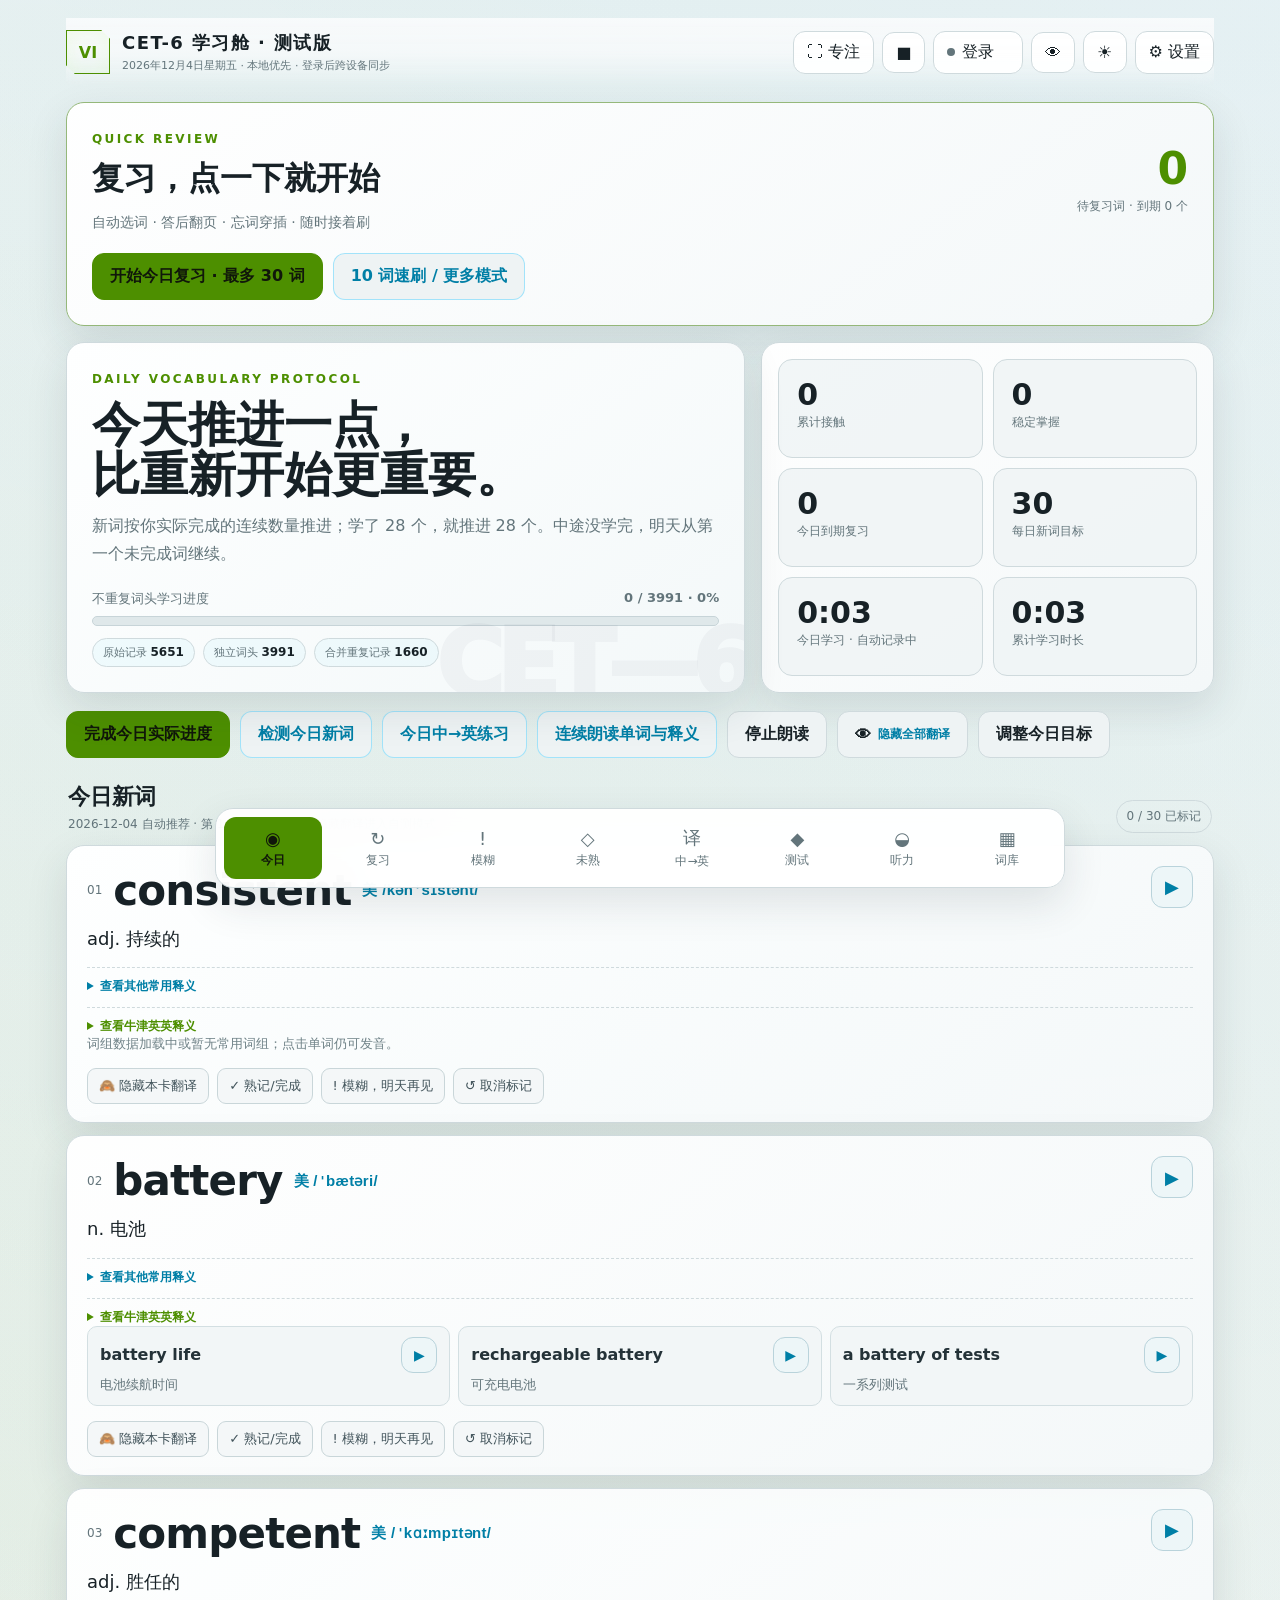
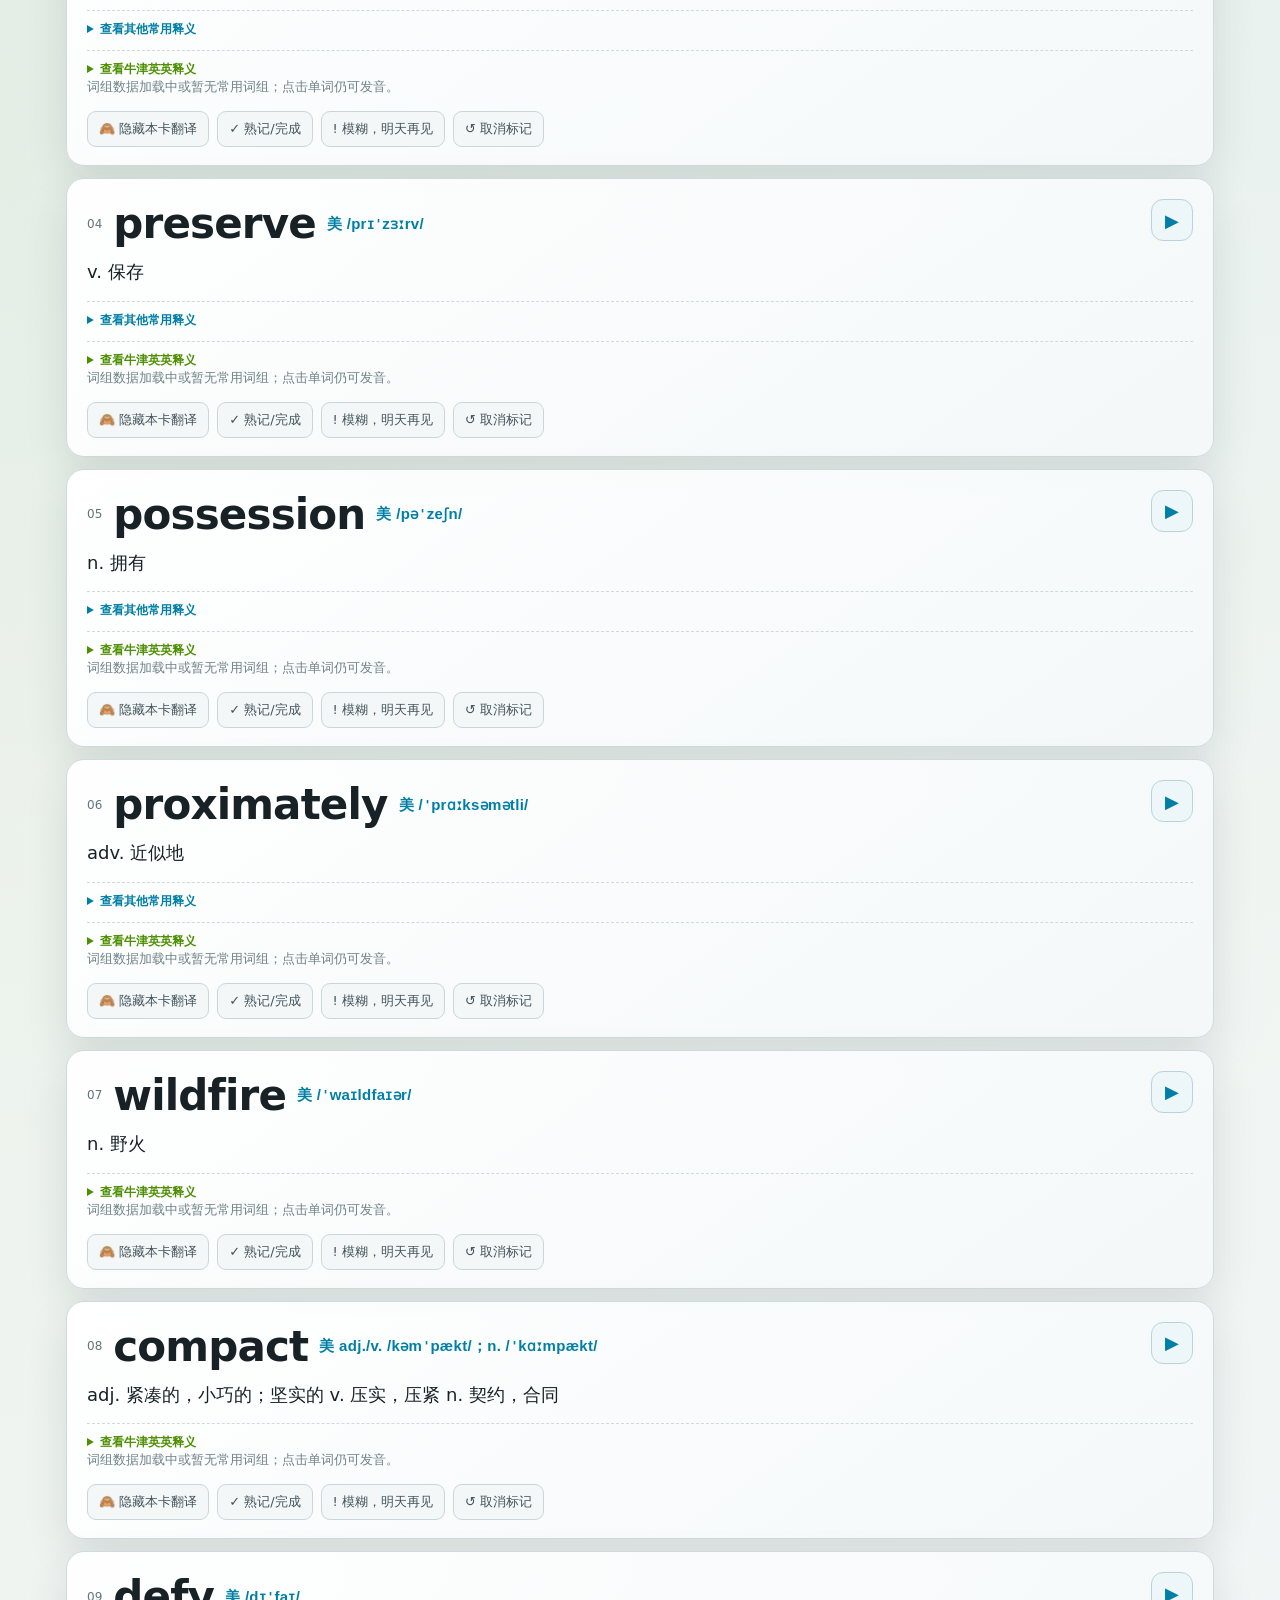
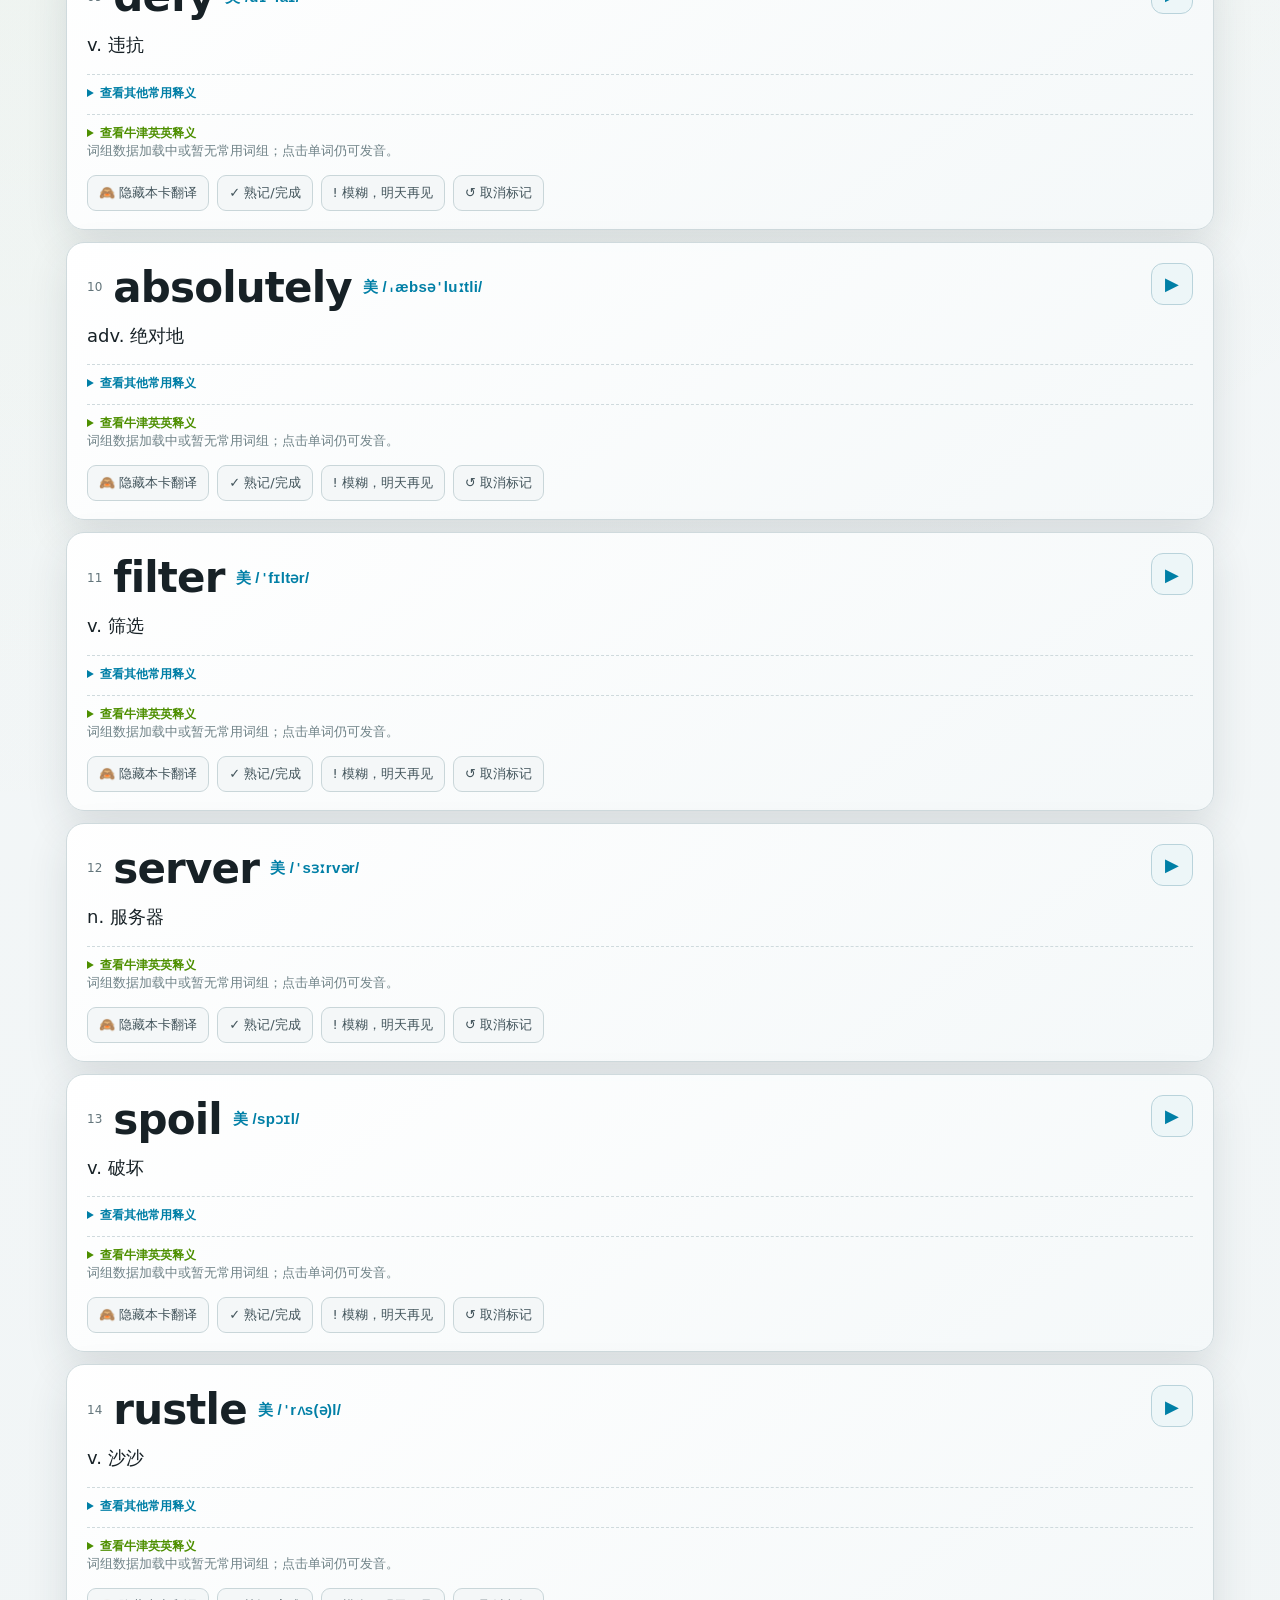
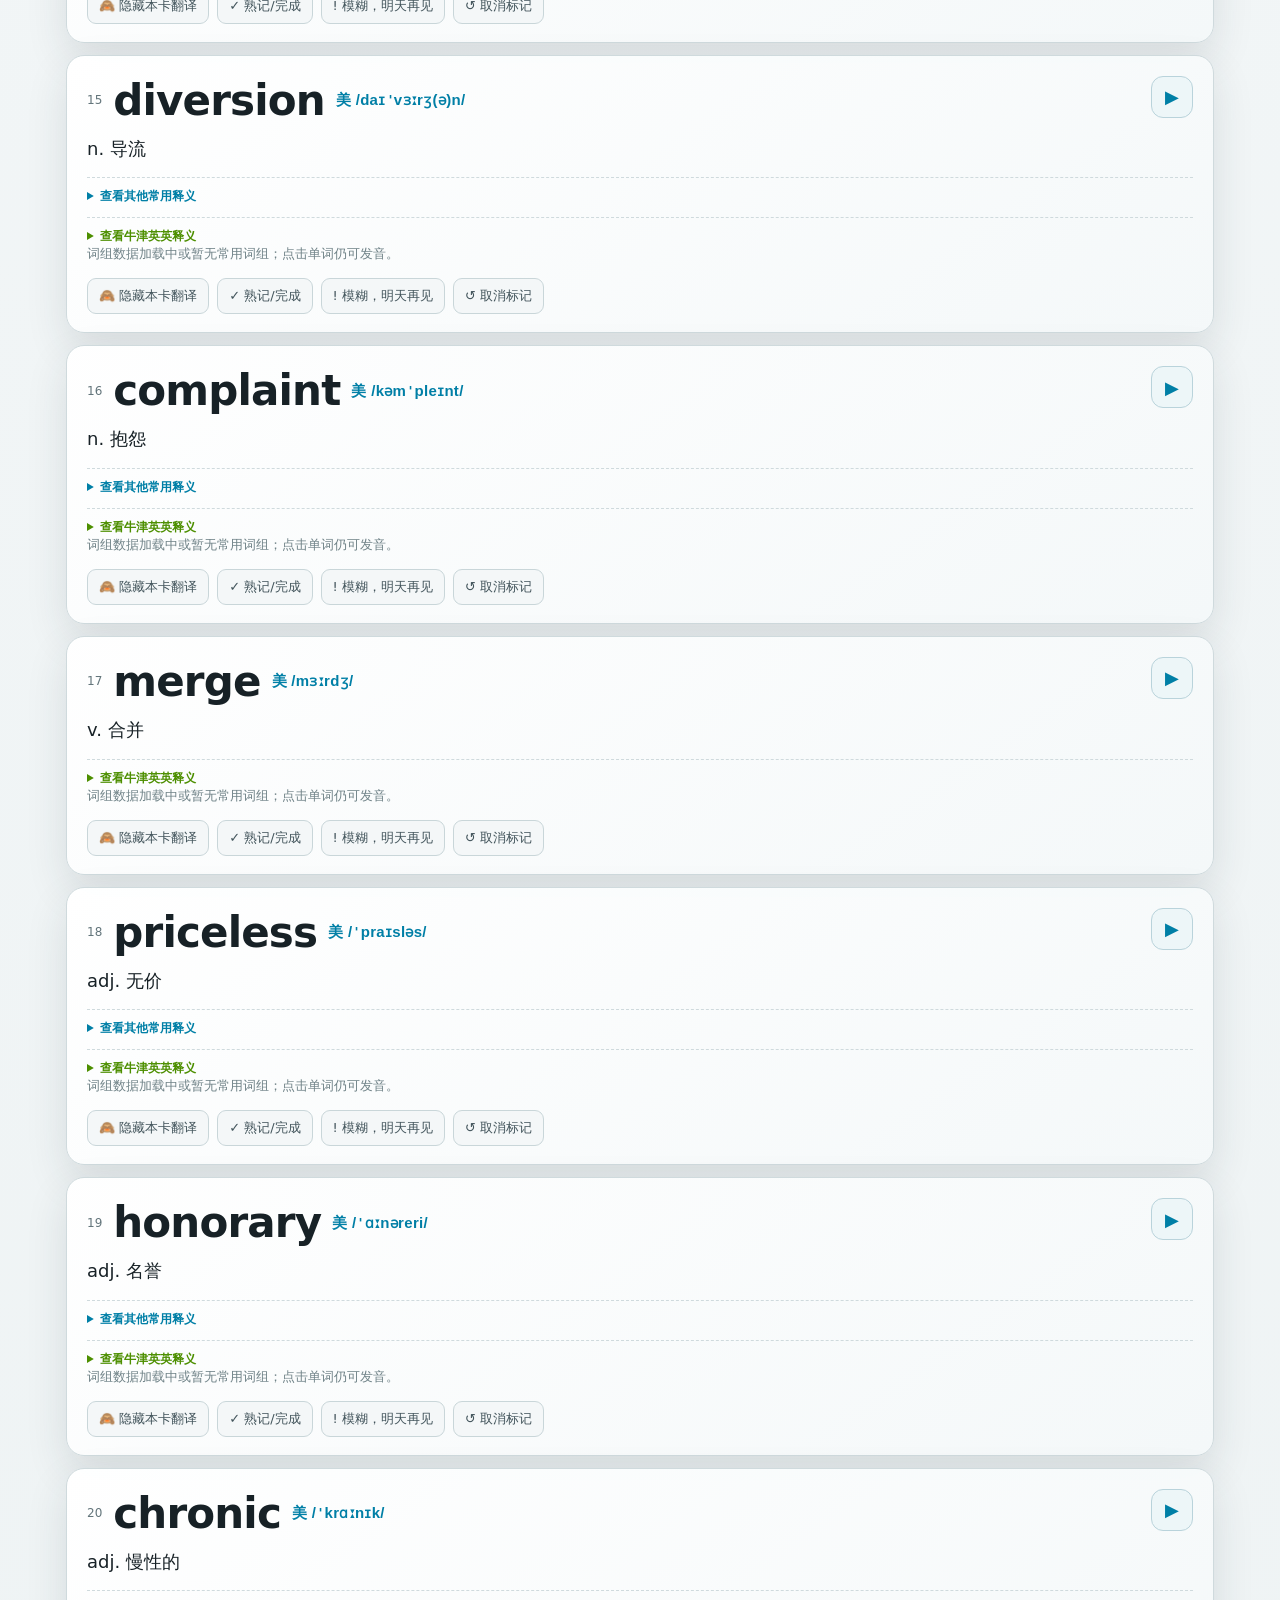
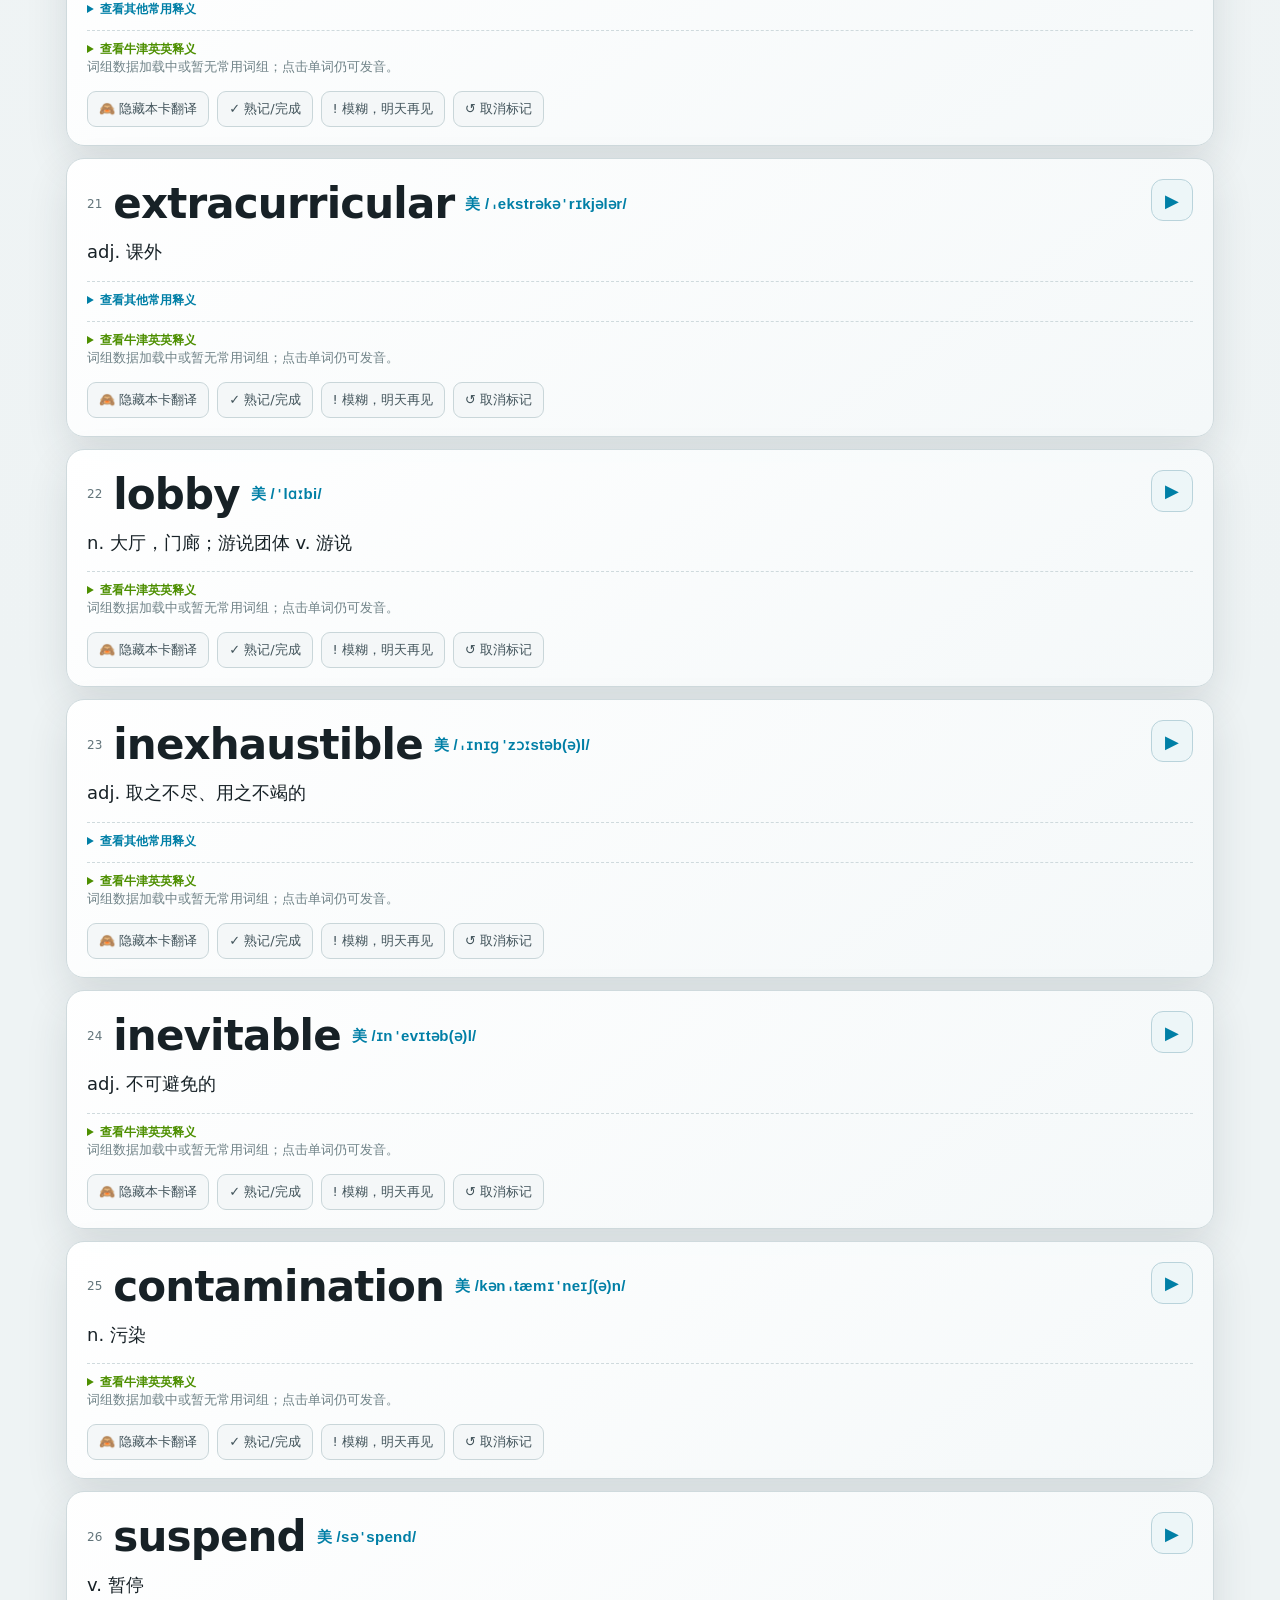
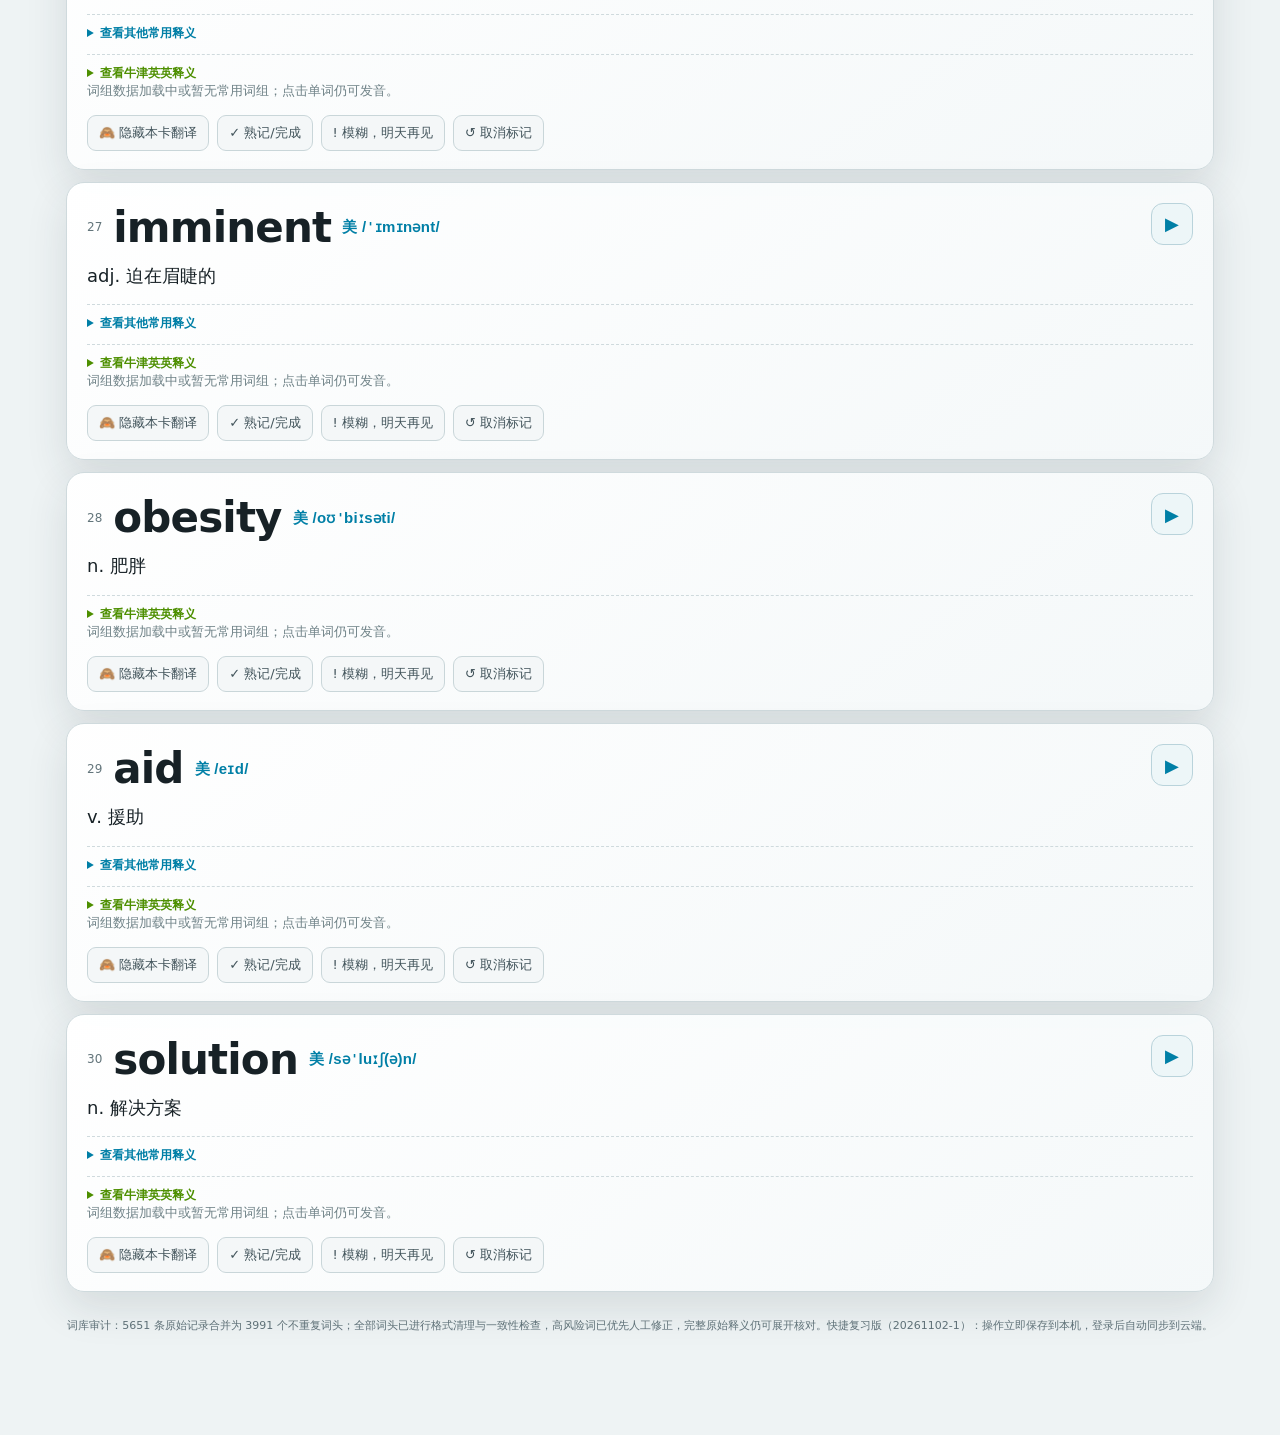
<file: sync-test/index.html>
<!DOCTYPE html>
<html lang="zh-CN">
<head>
<meta charset="UTF-8" />
<meta name="viewport" content="width=device-width,initial-scale=1,maximum-scale=1,user-scalable=no" />
<meta id="themeColorMeta" name="theme-color" content="#0a0f13" />
<script>
// QA clients share authentication but use independent study storage, like separate devices.
const testClient=new URLSearchParams(location.search).get('device')||'';
let simulatedOffline=false;
function connectionAvailable(){return navigator.onLine&&!simulatedOffline}
const clientPrefix=/^[a-z0-9-]{1,32}$/.test(testClient)?'qa:'+testClient+':':'';
const studyStorage={getItem:k=>localStorage.getItem(clientPrefix+k),setItem:(k,v)=>localStorage.setItem(clientPrefix+k,v),removeItem:k=>localStorage.removeItem(clientPrefix+k),key:i=>Object.keys(localStorage).filter(k=>k.startsWith(clientPrefix))[i]?.slice(clientPrefix.length),get length(){return Object.keys(localStorage).filter(k=>k.startsWith(clientPrefix)).length}};

(function(){
  try{
    document.documentElement.dataset.focusMode=studyStorage.getItem('test3:cet6_focus_ui_v1')==='on'?'on':'off';
    const saved=studyStorage.getItem('test3:cet6_theme_v1')||'system';
    const resolved=saved==='system'?(matchMedia('(prefers-color-scheme: light)').matches?'light':'dark'):saved;
    document.documentElement.dataset.theme=resolved;
    document.documentElement.dataset.themeMode=saved;
  }catch(e){document.documentElement.dataset.theme='dark';document.documentElement.dataset.themeMode='system'}
})();
</script>
<title>CET-6 学习舱｜中英双向回忆 + 真题听力</title>
<style>
:root{
  --bg:#080d11;--panel:#10181e;--panel2:#151f26;--line:#2a3c45;--text:#eef5f2;
  --muted:#91a5a2;--accent:#a8ff3e;--accent2:#65d8ff;--warn:#ffd166;--danger:#ff6b6b;
  --shadow:0 20px 60px rgba(0,0,0,.32);--radius:18px;
}
*{box-sizing:border-box}
html{scroll-behavior:smooth}
body{margin:0;background:
 radial-gradient(circle at 78% -10%,rgba(101,216,255,.13),transparent 34%),
 radial-gradient(circle at -5% 18%,rgba(168,255,62,.08),transparent 30%),
 linear-gradient(180deg,#090f13,#070b0e 75%);color:var(--text);font-family:Inter,"Noto Sans SC","Microsoft YaHei",system-ui,sans-serif;min-height:100vh}
button,input,select{font:inherit}
button{cursor:pointer}
.shell{max-width:1180px;margin:auto;padding:18px 16px 100px}
.topbar{position:sticky;top:0;z-index:30;display:flex;align-items:center;justify-content:space-between;gap:14px;padding:12px 0;background:linear-gradient(180deg,rgba(8,13,17,.96),rgba(8,13,17,.78),transparent);backdrop-filter:blur(10px)}
.brand{display:flex;align-items:center;gap:12px;min-width:0}.logo{width:44px;height:44px;border:1px solid var(--accent);display:grid;place-items:center;clip-path:polygon(0 0,80% 0,100% 20%,100% 100%,20% 100%,0 80%);color:var(--accent);font-weight:900;box-shadow:inset 0 0 22px rgba(168,255,62,.1)}
.brand h1{font-size:18px;margin:0;letter-spacing:.08em}.brand small{display:block;color:var(--muted);font-size:11px;margin-top:3px;white-space:nowrap;overflow:hidden;text-overflow:ellipsis}
.iconbtn{border:1px solid var(--line);background:rgba(16,24,30,.88);color:var(--text);border-radius:12px;padding:10px 13px}
.hero{display:grid;grid-template-columns:1.5fr 1fr;gap:16px;margin-top:8px}.panel{background:linear-gradient(145deg,rgba(21,31,38,.96),rgba(13,20,25,.96));border:1px solid var(--line);border-radius:var(--radius);box-shadow:var(--shadow)}
.hero-main{padding:25px;position:relative;overflow:hidden}.hero-main:after{content:"CET—6";position:absolute;right:-4px;bottom:-26px;font-size:92px;font-weight:950;color:rgba(255,255,255,.025);letter-spacing:-.08em}
.kicker{color:var(--accent);font-size:12px;font-weight:800;letter-spacing:.2em}.hero h2{font-size:clamp(27px,5vw,48px);line-height:1.05;margin:12px 0}.hero p{color:var(--muted);line-height:1.75;margin:0;max-width:720px}
.progress-wrap{margin-top:22px}.progress-head{display:flex;justify-content:space-between;color:var(--muted);font-size:13px;margin-bottom:8px}.progress{height:10px;background:#071014;border:1px solid #26343a;border-radius:999px;overflow:hidden}.progress>i{display:block;height:100%;width:0;background:linear-gradient(90deg,var(--accent),var(--accent2));transition:.35s}
.stats{display:grid;grid-template-columns:repeat(2,1fr);gap:10px;padding:16px}.stat{padding:18px;border:1px solid var(--line);background:rgba(7,13,17,.45);border-radius:14px}.stat b{display:block;font-size:30px;line-height:1.1}.stat span{font-size:12px;color:var(--muted)}
.controls{display:flex;gap:10px;flex-wrap:wrap;margin:18px 0}.btn{border:1px solid var(--line);background:var(--panel2);color:var(--text);padding:12px 17px;border-radius:12px;font-weight:750}.btn.primary{background:var(--accent);border-color:var(--accent);color:#10170a}.btn.blue{border-color:rgba(101,216,255,.55);color:var(--accent2)}.btn.warn{border-color:rgba(255,209,102,.6);color:var(--warn)}.btn:active{transform:translateY(1px)}
.section-head{display:flex;justify-content:space-between;align-items:end;gap:12px;margin:24px 2px 12px}.section-head h3{font-size:22px;margin:0}.section-head p{font-size:12px;color:var(--muted);margin:4px 0 0}.badge{font-size:12px;border:1px solid var(--line);padding:7px 10px;border-radius:999px;color:var(--muted)}
.word-list{display:grid;gap:12px}.word-card{position:relative;padding:20px 20px 18px;overflow:hidden}.word-card.done{border-color:rgba(168,255,62,.48);box-shadow:0 0 0 1px rgba(168,255,62,.08),var(--shadow)}.word-card.review{border-left:4px solid var(--accent2)}
.word-top{display:flex;align-items:flex-start;justify-content:space-between;gap:12px}.word-title{display:flex;gap:11px;align-items:center;min-width:0}.num{font-variant-numeric:tabular-nums;color:#63757b;font-size:12px}.word{font-size:clamp(27px,6vw,42px);font-weight:900;letter-spacing:-.02em;overflow-wrap:anywhere}.speak{border:1px solid #36505a;background:#0a1318;color:var(--accent2);height:42px;min-width:42px;border-radius:12px;font-size:18px}.meaning{font-size:18px;line-height:1.7;margin:9px 0 13px;color:#f0f5ee}.phrases{display:grid;grid-template-columns:repeat(auto-fit,minmax(220px,1fr));gap:8px}.phrase{padding:10px 12px;background:rgba(5,11,14,.55);border:1px solid #25353c;border-radius:10px}.phrase b{display:block;font-size:16px;color:#dce8e4}.phrase span{display:block;color:var(--muted);font-size:13px;margin-top:3px;line-height:1.45}.no-phrase{color:#6f8287;font-size:13px}
.translation-cover{width:100%;min-height:48px;border:1px dashed var(--line);background:rgba(101,216,255,.05);color:var(--accent2);border-radius:11px;padding:11px 14px;text-align:left;font-size:14px;cursor:pointer}.translation-cover:hover{border-color:var(--accent2)}
.phrase-translation-toggle{display:block;width:100%;margin-top:5px;padding:6px 8px;border:1px dashed var(--line);border-radius:8px;background:transparent;color:var(--accent2);font-size:12px;text-align:left;cursor:pointer}
.translation-state{display:inline-flex;align-items:center;gap:7px}.translation-state strong{font-size:12px;font-weight:800;color:var(--accent2)}
.word-actions{display:flex;gap:8px;flex-wrap:wrap;margin-top:15px}.mini{border:1px solid #31454e;background:#0d161b;color:#b9c8c5;border-radius:9px;padding:8px 11px;font-size:13px}.mini.active{border-color:var(--accent);color:var(--accent);background:rgba(168,255,62,.07)}.mini.hard.active{border-color:var(--warn);color:var(--warn)}
.empty{padding:40px;text-align:center;color:var(--muted)}
.bottomnav{position:fixed;z-index:35;left:50%;transform:translateX(-50%);bottom:12px;width:min(850px,calc(100% - 24px));display:grid;grid-template-columns:repeat(7,1fr);gap:7px;padding:8px;border:1px solid var(--line);border-radius:18px;background:rgba(10,16,20,.94);backdrop-filter:blur(18px);box-shadow:var(--shadow)}.navbtn{border:0;background:transparent;color:var(--muted);border-radius:12px;padding:9px 4px;font-size:12px}.navbtn.active{color:#10170a;background:var(--accent);font-weight:800}.navbtn i{font-style:normal;display:block;font-size:18px;margin-bottom:3px}
.modal{position:fixed;inset:0;z-index:60;display:none;align-items:flex-end;justify-content:center;background:rgba(0,0,0,.62);padding:14px}.modal.show{display:flex}.sheet{width:min(680px,100%);max-height:88vh;overflow:auto;padding:22px;border:1px solid var(--line);border-radius:22px;background:#10191f;box-shadow:var(--shadow)}.sheet h3{margin:0 0 18px}.field{margin:15px 0}.field label{display:flex;justify-content:space-between;color:#d9e4e1;font-size:14px;margin-bottom:8px}.field input,.field select{width:100%;background:#081015;border:1px solid #30444d;color:var(--text);border-radius:11px;padding:12px}.hint{font-size:12px;color:var(--muted);line-height:1.6}.danger-zone{margin-top:24px;padding-top:18px;border-top:1px solid var(--line)}
.test-card{padding:26px}.test-word{text-align:center;font-size:44px;font-weight:900;margin:18px 0}.options{display:grid;gap:10px}.option{border:1px solid var(--line);background:#0a1318;color:var(--text);padding:14px;border-radius:12px;text-align:left}.option.good{border-color:var(--accent);color:var(--accent)}.option.bad{border-color:var(--danger);color:var(--danger)}.check-feedback{margin:14px 0 0;padding:12px 14px;border-radius:11px;background:rgba(101,216,255,.07);color:var(--muted);line-height:1.6}.check-feedback strong{color:var(--text)}.check-result{text-align:center;padding:34px 26px}.check-score{font-size:clamp(48px,12vw,78px);font-weight:950;line-height:1;color:var(--accent);margin:16px 0 10px}.check-result-actions{display:flex;justify-content:center;gap:9px;flex-wrap:wrap;margin-top:20px}
.toast{position:fixed;z-index:80;top:78px;left:50%;transform:translateX(-50%) translateY(-20px);opacity:0;pointer-events:none;background:#e9f6ee;color:#111c15;border-radius:12px;padding:11px 16px;font-weight:800;transition:.25s;box-shadow:var(--shadow)}.toast.show{opacity:1;transform:translateX(-50%) translateY(0)}
.searchbox{width:100%;border:1px solid var(--line);background:#0a1217;color:var(--text);border-radius:12px;padding:13px 14px;margin-bottom:12px}.library-grid{display:grid;gap:9px}.librow{display:grid;grid-template-columns:1fr 1.4fr auto;gap:10px;align-items:center;padding:12px;border:1px solid var(--line);border-radius:12px;background:rgba(8,14,18,.45)}.librow b{font-size:18px}.librow span{color:var(--muted);font-size:13px}.source-note{font-size:11px;color:#607279;text-align:center;margin-top:25px;line-height:1.6}

.phrase-head{display:flex;align-items:center;justify-content:space-between;gap:10px}.phrase-head b{min-width:0;overflow-wrap:anywhere}.phrase-speak{flex:none;width:36px;min-width:36px;height:36px;font-size:14px}

/* Listening module */
.listening-hero{display:grid;grid-template-columns:1.35fr .9fr;gap:16px;margin-top:8px}.listening-intro{padding:26px;position:relative;overflow:hidden}.listening-intro:after{content:"LISTEN";position:absolute;right:-10px;bottom:-24px;font-size:78px;font-weight:950;color:rgba(255,255,255,.025);letter-spacing:-.06em}.listening-intro h2{font-size:clamp(28px,5vw,46px);margin:10px 0 12px;line-height:1.08}.listening-intro p{color:var(--muted);line-height:1.75;margin:0}.listen-status{padding:18px;display:grid;gap:10px}.listen-status .stat{min-height:88px}.listen-grid{display:grid;grid-template-columns:repeat(2,minmax(0,1fr));gap:12px}.exam-card{padding:18px;transition:.2s}.exam-card.completed{border-color:rgba(168,255,62,.5);box-shadow:0 0 0 1px rgba(168,255,62,.07),var(--shadow)}.exam-top{display:flex;justify-content:space-between;gap:12px;align-items:flex-start}.exam-card h4{font-size:19px;margin:0 0 6px}.exam-card p{font-size:13px;line-height:1.6;color:var(--muted);margin:0}.exam-tag{white-space:nowrap;font-size:11px;color:var(--accent2);border:1px solid rgba(101,216,255,.35);padding:5px 8px;border-radius:999px}.exam-actions{display:flex;gap:8px;flex-wrap:wrap;margin-top:14px}.exam-actions a{text-decoration:none}.player-lab{padding:22px;margin-top:14px}.player-head{display:flex;justify-content:space-between;gap:12px;align-items:flex-start}.player-head h3{margin:0 0 5px}.audio-drop{margin:15px 0;padding:15px;border:1px dashed #3b555f;border-radius:14px;background:rgba(5,12,15,.42)}.audio-drop input{width:100%;color:var(--muted)}audio{width:100%;margin:8px 0 12px;filter:invert(.88) hue-rotate(155deg) saturate(.75)}.audio-tools{display:flex;gap:8px;flex-wrap:wrap}.speedbtn.active{border-color:var(--accent);color:var(--accent)}.ab-readout{font-size:12px;color:var(--muted);padding:8px 0}.training-layout{display:grid;grid-template-columns:1fr 1fr;gap:14px;margin-top:14px}.training-card{padding:20px}.training-card h3{margin:0 0 12px}.training-step{display:grid;grid-template-columns:32px 1fr;gap:10px;padding:11px 0;border-bottom:1px solid rgba(42,60,69,.65)}.training-step:last-child{border-bottom:0}.step-num{width:28px;height:28px;border:1px solid var(--accent);color:var(--accent);display:grid;place-items:center;border-radius:8px;font-size:12px;font-weight:900}.training-step b{display:block;margin-bottom:3px}.training-step span{font-size:12px;color:var(--muted);line-height:1.55}.listen-notes{width:100%;min-height:190px;resize:vertical;background:#081015;border:1px solid #30444d;color:var(--text);border-radius:12px;padding:13px;line-height:1.7}.timer{font-variant-numeric:tabular-nums;font-size:34px;font-weight:900;letter-spacing:.04em}.resource-tip{padding:16px;margin-top:14px;color:var(--muted);font-size:12px;line-height:1.7}.resource-tip a{color:var(--accent2)}
@media(max-width:760px){.hero{grid-template-columns:1fr}.hero-main{padding:21px}.stats{grid-template-columns:repeat(4,1fr);overflow:auto}.stat{min-width:100px;padding:14px}.stat b{font-size:24px}.phrases{grid-template-columns:1fr}.word-card{padding:17px}.librow{grid-template-columns:1fr}.bottomnav{bottom:8px}.brand small{max-width:220px}.listening-hero,.training-layout{grid-template-columns:1fr}.listen-grid{grid-template-columns:1fr}.player-head{display:block}.bottomnav{font-size:11px}}

/* Light / dark appearance */
html{color-scheme:dark}
.top-actions{display:flex;gap:8px;align-items:center}.theme-icon{min-width:43px;font-size:17px}
.theme-preview{display:grid;grid-template-columns:repeat(3,1fr);gap:8px;margin-top:8px}.theme-choice{border:1px solid var(--line);background:var(--panel2);color:var(--text);border-radius:11px;padding:11px 6px;text-align:center}.theme-choice.active{border-color:var(--accent);box-shadow:0 0 0 1px color-mix(in srgb,var(--accent) 25%,transparent);color:var(--accent);font-weight:800}
html[data-theme="light"]{color-scheme:light;--bg:#f3f6f7;--panel:#ffffff;--panel2:#eef3f4;--line:#cfdadd;--text:#172126;--muted:#63757b;--accent:#4d8f00;--accent2:#007fa6;--warn:#a46300;--danger:#c23f46;--shadow:0 16px 42px rgba(31,52,59,.12)}
html[data-theme="light"] body{background:radial-gradient(circle at 78% -10%,rgba(0,127,166,.10),transparent 34%),radial-gradient(circle at -5% 18%,rgba(77,143,0,.08),transparent 30%),linear-gradient(180deg,#f8fafb,#eef3f4 75%)}
html[data-theme="light"] .topbar{background:linear-gradient(180deg,rgba(248,250,251,.97),rgba(248,250,251,.82),transparent)}
html[data-theme="light"] .iconbtn{background:rgba(255,255,255,.92)}
html[data-theme="light"] .panel{background:linear-gradient(145deg,rgba(255,255,255,.98),rgba(244,248,249,.98))}
html[data-theme="light"] .stat{background:rgba(239,245,246,.82)}
html[data-theme="light"] .progress{background:#dfe8ea;border-color:#c7d4d8}
html[data-theme="light"] .speak{background:#edf6f8;border-color:#b9d3db}
html[data-theme="light"] .meaning{color:#172126}
html[data-theme="light"] .phrase{background:#f2f6f7;border-color:#d3dfe2}
html[data-theme="light"] .phrase b{color:#243238}
html[data-theme="light"] .mini{background:#f4f7f8;border-color:#c9d6d9;color:#42545b}
html[data-theme="light"] .bottomnav{background:rgba(255,255,255,.95)}
html[data-theme="light"] .sheet{background:#fff}
html[data-theme="light"] .field label{color:#25343a}
html[data-theme="light"] .field input,html[data-theme="light"] .field select,html[data-theme="light"] .searchbox,html[data-theme="light"] .listen-notes{background:#f7fafb;border-color:#c7d4d8;color:var(--text)}
html[data-theme="light"] .option{background:#f5f8f9}
html[data-theme="light"] .librow{background:rgba(248,250,251,.9)}
html[data-theme="light"] .audio-drop{background:#f4f8f9;border-color:#afc6cd}
html[data-theme="light"] audio{filter:none}
html[data-theme="light"] .toast{background:#172126;color:#f5faf7}
html[data-theme="light"] .hero-main:after,html[data-theme="light"] .listening-intro:after{color:rgba(20,40,48,.035)}
.audit-line{display:flex;flex-wrap:wrap;gap:8px;margin-top:12px}.audit-chip{border:1px solid var(--line);background:rgba(101,216,255,.07);color:var(--muted);border-radius:999px;padding:6px 10px;font-size:11px}.audit-chip b{color:var(--text);font-size:12px}.source-meanings,.secondary-meanings{margin-top:12px;border-top:1px dashed var(--line);padding-top:10px}.source-meanings summary,.secondary-meanings summary{cursor:pointer;color:var(--accent2);font-size:12px;font-weight:800}.source-meanings ol{margin:9px 0 0;padding-left:22px}.source-meanings li{color:var(--muted);font-size:12px;line-height:1.65;margin:5px 0}.secondary-meaning-body{margin-top:9px;padding:10px 12px;border:1px solid var(--line);border-radius:10px;background:rgba(101,216,255,.05);color:var(--muted);font-size:13px;line-height:1.7}.secondary-meaning-body small{display:block;margin-bottom:3px;color:var(--accent2)}.lib-meaning{min-width:0}.lib-meaning>span{display:block}.lib-meaning .secondary-meanings{margin-top:7px;padding-top:7px}.oxford-definition{margin-top:12px;border-top:1px dashed var(--line);padding-top:10px}.oxford-definition summary{cursor:pointer;color:var(--accent);font-size:12px;font-weight:850}.oxford-definition-body{margin-top:10px;padding:12px;border:1px solid var(--line);border-radius:11px;background:rgba(168,255,62,.05)}.oxford-definition-body p{margin:0 0 10px;color:var(--muted);font-size:12px;line-height:1.65}.oxford-definition-body b{color:var(--text)}.oxford-link{display:inline-flex;align-items:center;text-decoration:none}.merge-badge{display:inline-flex;margin-left:8px;border:1px solid rgba(101,216,255,.45);color:var(--accent2);border-radius:999px;padding:2px 7px;font-size:10px;vertical-align:middle}.audit-note{padding:14px 16px;margin:12px 0;color:var(--muted);font-size:12px;line-height:1.7}.audit-note strong{color:var(--text)}
.cloudbtn{display:flex;align-items:center;gap:7px;max-width:180px}.cloud-dot{width:8px;height:8px;border-radius:50%;background:var(--muted);flex:none}.cloud-dot.online{background:var(--accent);box-shadow:0 0 10px color-mix(in srgb,var(--accent) 65%,transparent)}.cloud-dot.busy{background:var(--warn)}.auth-actions{display:grid;grid-template-columns:1fr 1fr;gap:9px}.account-card{padding:13px;border:1px solid var(--line);border-radius:12px;background:rgba(101,216,255,.05);margin:12px 0}.account-card b,.account-card span{display:block;overflow-wrap:anywhere}.account-card span{color:var(--muted);font-size:12px;margin-top:5px}.sync-note{font-size:12px;color:var(--muted);line-height:1.65;margin-top:12px}
@media(max-width:520px){.top-actions{gap:5px}.iconbtn{padding:9px 10px}.brand h1{font-size:16px}.theme-preview{grid-template-columns:1fr}}
.hard-hub{padding:22px;margin-top:12px}.hard-hub h2{margin:8px 0 7px;font-size:clamp(26px,5vw,38px)}.hard-hub p{margin:0;color:var(--muted);line-height:1.7}.hard-progress{display:flex;justify-content:space-between;gap:12px;align-items:center;margin-top:18px}.hard-progress b{font-size:26px;color:var(--warn)}.hard-round-actions{display:flex;gap:8px;flex-wrap:wrap;margin-top:14px}.hard-card-actions{display:grid;grid-template-columns:1fr 1fr;gap:8px;margin-top:10px}.hard-card-actions .btn{width:100%}@media(max-width:520px){.bottomnav{gap:3px;padding:7px 5px}.navbtn{font-size:11px;padding:8px 2px}.navbtn i{font-size:16px}.hard-card-actions{grid-template-columns:1fr}}
.weak-hub{padding:22px;margin-top:12px}.weak-hub h2{margin:8px 0 7px;font-size:clamp(26px,5vw,38px)}.weak-hub p{margin:0;color:var(--muted);line-height:1.7}.weak-levels{display:grid;grid-template-columns:repeat(4,1fr);gap:8px;margin-top:18px}.weak-levels div{padding:12px;border:1px solid var(--line);border-radius:12px;background:rgba(101,216,255,.05);text-align:center}.weak-levels b{display:block;font-size:22px;color:var(--accent2)}.weak-levels span{font-size:12px;color:var(--muted)}.weak-card{padding:26px;margin-top:12px}.weak-meaning{font-size:19px;line-height:1.75;padding:14px;border:1px solid var(--line);border-radius:12px;background:rgba(101,216,255,.06);margin:14px 0}.weak-actions{display:grid;grid-template-columns:1fr 1fr;gap:9px;margin-top:14px}.weak-session-note{font-size:12px;color:var(--accent2);margin-top:10px;line-height:1.6}@media(max-width:520px){.weak-levels{grid-template-columns:repeat(2,1fr)}.weak-actions{grid-template-columns:1fr}}


/* Explicit status colours override both light and dark theme surfaces. */
.word-actions .mini.active,html[data-theme="light"] .word-actions .mini.active{background:#237844;border:2px solid #237844;color:#fff;font-weight:800;box-shadow:0 0 0 2px #23784433}
.word-actions .mini.hard.active,html[data-theme="light"] .word-actions .mini.hard.active{background:#ffe19b;border:2px solid #a7660c;color:#4a2a00;font-weight:800;box-shadow:0 0 0 2px #a7660c33}
.iconbtn{white-space:nowrap;flex-shrink:0}.cloudbtn{min-width:90px}.logo{flex-shrink:0}.brand>div:last-child{min-width:0}.brand h1{white-space:nowrap}.brand small{max-width:100%}.top-actions{flex-shrink:0}
@media(max-width:600px){.topbar{flex-wrap:wrap;gap:10px}.brand{width:100%}.top-actions{width:100%;justify-content:flex-end}.cloudbtn{margin-right:auto}.brand small{white-space:normal}.stats{grid-template-columns:repeat(2,minmax(0,1fr));overflow:visible}.stat{min-width:0}}


/* Match the source site's green remembered / amber unsure state palette. */
.word-title{flex-wrap:wrap}.phonetic{color:var(--accent2);font-family:"Noto Sans",Arial,sans-serif;font-size:15px;font-weight:650;letter-spacing:.02em;white-space:normal;overflow-wrap:anywhere;max-width:100%;line-height:1.6}.librow .phonetic.compact{display:block;margin-top:4px;font-size:14px;color:var(--accent2)}
.word-card{transition:border-color .18s,background .18s,box-shadow .18s}
.word-card.done,.librow.status-done{border-color:rgba(168,255,62,.68);background:linear-gradient(145deg,rgba(168,255,62,.11),rgba(13,20,25,.96));box-shadow:0 0 0 1px rgba(168,255,62,.16),var(--shadow)}
.word-card.hard,.librow.status-hard{border-color:rgba(255,209,102,.72);background:linear-gradient(145deg,rgba(255,209,102,.09),rgba(13,20,25,.96))}
.word-actions .mini.active{border-color:var(--accent);color:#10170a;background:var(--accent);font-weight:900;box-shadow:0 0 0 2px rgba(168,255,62,.2)}
.word-actions .mini.hard.active{border-color:var(--warn);color:#261b00;background:var(--warn);box-shadow:0 0 0 2px rgba(255,209,102,.18)}
html[data-theme="light"] .word-card.done,html[data-theme="light"] .librow.status-done{border-color:rgba(77,143,0,.62);background:linear-gradient(145deg,rgba(77,143,0,.12),rgba(255,255,255,.98))}
html[data-theme="light"] .word-card.hard,html[data-theme="light"] .librow.status-hard{border-color:rgba(164,99,0,.56);background:linear-gradient(145deg,rgba(164,99,0,.10),rgba(255,255,255,.98))}
html[data-theme="light"] .word-actions .mini.active{border-color:#4d8f00;background:#4d8f00;color:#fff}
html[data-theme="light"] .word-actions .mini.hard.active{border-color:#a46300;background:#a46300;color:#fff}
</style>
<link rel="stylesheet" href="./reverse-practice.css?v=20261009-1">
<link rel="stylesheet" href="./quick-review.css?v=20261110-1">
<link rel="stylesheet" href="./focus-ui.css?v=20261102-1">
</head>
<body>
<button class="focus-restore" id="focusRestoreBtn" onclick="setFocusMode(false)" aria-label="展开上下栏，退出专注模式" title="展开顶部工具栏和底部导航" hidden>↗ 展开导航</button>
<div class="toast" id="toast" role="status" aria-live="polite"></div>
<div class="shell">
<header class="topbar"><div class="brand"><div class="logo">VI</div><div><h1>CET-6 学习舱 · 测试版</h1><small id="dateLine">逐词同步测试版</small></div></div><div class="top-actions"><button class="iconbtn focus-toggle" onclick="setFocusMode(true)" aria-label="收起上下栏，进入专注模式" title="收起上下栏，进入专注模式">⛶ 专注</button><button class="iconbtn" onclick="if(view==='quick'){quickRunning=false;quickDeadline=0;render()}else stopSpeech()" aria-label="停止朗读" title="停止朗读">■</button><button class="iconbtn cloudbtn" id="cloudBtn" onclick="openAuth()" aria-label="账户与同步"><span class="cloud-dot" id="cloudDot"></span><span id="cloudText">登录</span></button><button class="iconbtn" id="translationQuickBtn" onclick="toggleGlobalTranslations()" aria-label="显示或隐藏翻译">👁</button><button class="iconbtn theme-icon" id="themeQuickBtn" onclick="cycleTheme()" aria-label="切换深浅色">☾</button><button class="iconbtn" onclick="openSettings()">⚙ 设置</button></div></header>
<main id="app"></main>
<div class="source-note">词库审计：5651 条原始记录合并为 3991 个不重复词头；全部词头已进行格式清理与一致性检查，高风险词已优先人工修正，完整原始释义仍可展开核对。快捷复习版（20261102-1）：操作立即保存到本机，登录后自动同步到云端。</div>
</div>
<nav class="bottomnav">
<button class="navbtn active" data-view="today"><i>◉</i>今日</button>
<button class="navbtn" data-view="review"><i>↻</i>复习</button>
<button class="navbtn" data-view="hard"><i>!</i>模糊</button>
<button class="navbtn" data-view="weak"><i>◇</i>未熟</button>
<button class="navbtn" data-view="reverse"><i>译</i>中→英</button>
<button class="navbtn" data-view="test"><i>◆</i>测试</button>
<button class="navbtn" data-view="listening"><i>◒</i>听力</button>
<button class="navbtn" data-view="library"><i>▦</i>词库</button>
</nav>
<div class="modal" id="settingsModal"><div class="sheet">
<h3>学习设置</h3>
<div class="field"><label><span>界面主题</span></label><select id="themeMode" onchange="setThemePreview(this.value)"><option value="system">跟随系统</option><option value="dark">深色模式</option><option value="light">浅色模式</option></select><div class="theme-preview"><button class="theme-choice" data-theme-mode="system" onclick="setThemePreview('system')" type="button">◐ 跟随系统</button><button class="theme-choice" data-theme-mode="dark" onclick="setThemePreview('dark')" type="button">☾ 深色</button><button class="theme-choice" data-theme-mode="light" onclick="setThemePreview('light')" type="button">☀ 浅色</button></div></div>
<div class="field"><label><span>翻译显示方式</span></label><select id="translationMode"><option value="show">默认显示中文翻译</option><option value="hide">默认隐藏（自测模式）</option></select><p class="hint">隐藏后仍可在每张单词卡或每条短语上单独点击揭晓。</p></div>
<div class="field"><label><span>每日新词数量</span><b id="dailyCountLabel"></b></label><input id="dailyCount" type="range" min="5" max="100" step="1"></div>
<div class="field"><label><span>发音口音</span></label><select id="voiceAccent"><option value="en-US">美式英语</option><option value="en-GB">英式英语</option></select><p class="hint">音标随英美口音切换；多音词请结合词性辨读。实际朗读由设备语音引擎提供。</p></div>
<div class="field"><label><span>播放速度</span><b id="rateLabel"></b></label><input id="speechRate" type="range" min="0.5" max="1.2" step="0.05"></div>
<p class="hint">“今日新词数量”只控制新词。到期复习会自动加入复习页，不会挤掉新词。测试固定抽取 10 个词。</p><p class="hint">词库审计：5651 条原始记录已完整保留，按英文词头合并为 3991 个学习单元；重复义项可展开核对。</p>
<button class="btn primary" style="width:100%" onclick="saveSettings()">保存设置</button>
<div class="account-card"><b>云同步 · 独立测试版</b><span id="settingsCloudInfo">未登录</span><button class="btn" onclick="openAuth()">登录 / 账户管理</button><button class="btn" onclick="syncNow(true)">立即同步</button><button class="btn" onclick="signOut()">退出登录</button></div><div class="danger-zone"><button class="btn warn" style="width:100%" onclick="exportProgress()">导出学习进度</button><button class="btn" style="width:100%;margin-top:9px" onclick="document.getElementById('importFile').click()">导入学习进度</button><input id="importFile" type="file" accept="application/json" hidden onchange="importProgress(event)"><button class="btn" style="width:100%;margin-top:9px;color:var(--danger)" onclick="resetProgress()">清空全部进度</button></div>
<button class="btn" style="width:100%;margin-top:9px" onclick="closeSettings()">关闭</button>
</div></div>
<div class="modal" id="authModal"><div class="sheet">
<h3>账户与云端同步</h3>
<div id="signedOutPanel"><p class="hint">电脑、手机和平板使用同一个账户登录，学习进度会自动同步。本机操作无需等待网络。</p><div class="field"><label><span>邮箱</span></label><input id="authEmail" type="email" autocomplete="email" placeholder="name@example.com"></div><div class="field"><label><span>密码</span></label><input id="authPassword" type="password" autocomplete="current-password" minlength="6" placeholder="至少 6 位"></div><div class="auth-actions"><button class="btn primary" onclick="signIn()">登录</button><button class="btn" onclick="signUp()">注册</button></div></div>
<div id="signedInPanel" hidden><div class="account-card"><b id="accountEmail"></b><span id="syncDetail">正在检查同步状态…</span></div><button class="btn primary" style="width:100%" onclick="syncNow(true)">立即同步</button><button class="btn" style="width:100%;margin-top:9px" onclick="signOut()">退出登录</button></div>
<p class="sync-note">同步内容包括单词进度、中→英专项结果、每日计划、学习时长、历史记录、学习设置、听力完成记录和笔记。数据库已启用行级安全策略，每个账户只能读取自己的数据。</p><button class="btn" style="width:100%;margin-top:9px" onclick="closeAuth()">关闭</button>
</div></div>
<script src="./phonetics.js?v=20260926-audit1"></script>
<script src="./sync-engine.js?v=4"></script>
<script src="./reverse-practice.js?v=20261009-1"></script>
<script src="./quick-review.js?v=20261102-1"></script>
<script src="./sprint-words.js?v=1"></script>
<script src="./sprint.js?v=3"></script>
<script src="./focus-ui.js?v=20261102-2"></script>
<script src="./supabase.min.js"></script>
<script src="./translations-reviewed.js?v=20260910-1"></script>
<script src="./translations-google.js?v=20260916-2"></script>
<script src="./translations-pos.js?v=20260927-1"></script>
<script>
const RAW_WORDS=[{"word":"consistent","meaning":"adj. 一致的"},{"word":"battery","meaning":"n. 电池"},{"word":"competent","meaning":"adj. 能胜任的，有能力的"},{"word":"preserve","meaning":"v. 保存，保护"},{"word":"possession","meaning":"n. 拥有"},{"word":"proximately","meaning":"adv. 近似，接近"},{"word":"wildfire","meaning":"n. 野火"},{"word":"compact","meaning":"adj. 紧密的，紧凑的"},{"word":"defy","meaning":"v. 违背，违抗"},{"word":"absolutely","meaning":"adv. 当然"},{"word":"filter","meaning":"v. 过滤"},{"word":"server","meaning":"n. 服务器"},{"word":"spoil","meaning":"v. 溺爱"},{"word":"rustle","meaning":"v. 发出沙沙声"},{"word":"diversion","meaning":"n. 转移；娱乐"},{"word":"complaint","meaning":"n. 抱怨，投诉"},{"word":"merge","meaning":"v. 合并"},{"word":"priceless","meaning":"adj. 无价的，难以用价格衡量的"},{"word":"honorary","meaning":"adj. 荣誉的"},{"word":"chronic","meaning":"adj. 长期的；慢性的"},{"word":"extracurricular","meaning":"adj. 课外的"},{"word":"lobby","meaning":"n. 游说"},{"word":"inexhaustible","meaning":"adj. 用不完的，无穷无尽的"},{"word":"inevitable","meaning":"adj. 不可避免的"},{"word":"contamination","meaning":"n. 污染"},{"word":"suspend","meaning":"v. 暂停"},{"word":"imminent","meaning":"adj. 即将来临的"},{"word":"obesity","meaning":"n. 肥胖"},{"word":"aid","meaning":"v. 援助，有助于"},{"word":"solution","meaning":"n. 解决，解决方法；溶液"},{"word":"tuition","meaning":"n. 学费"},{"word":"esteem","meaning":"v. 尊重"},{"word":"purchase","meaning":"n. 购买"},{"word":"incorporate","meaning":"v. 合并"},{"word":"prevail","meaning":"v. 流行，普遍"},{"word":"irrational","meaning":"adj. 不合理的，不理性的"},{"word":"inherent","meaning":"adj. 固有的"},{"word":"overexcited","meaning":"adj. 过于激烈的"},{"word":"preference","meaning":"n. 偏爱"},{"word":"evolution","meaning":"n. 演变；发展；进化"},{"word":"exotic","meaning":"adj. 异域的，外国的"},{"word":"stockbroker","meaning":"n. 股票经理人"},{"word":"misinterpret","meaning":"v. 误解"},{"word":"prosperity","meaning":"n. 繁荣"},{"word":"tank","meaning":"n. 水箱"},{"word":"outdated","meaning":"adj. 过时的"},{"word":"outnumber","meaning":"v. 超过"},{"word":"supervisor","meaning":"n. 督导"},{"word":"fluctuate","meaning":"v. 波动"},{"word":"substance","meaning":"n. 物质"},{"word":"profitable","meaning":"adj. 有利可图的，有利益的"},{"word":"markedly","meaning":"adv. 显著地"},{"word":"ineffective","meaning":"adj. 无效的"},{"word":"bleak","meaning":"adj. 荒凉的"},{"word":"optimistic","meaning":"adj. 乐观的"},{"word":"ultimate","meaning":"adj. 最终的"},{"word":"consumption","meaning":"n. 消耗；消费"},{"word":"foster","meaning":"v. 促进；培养"},{"word":"receipt","meaning":"n. 发票"},{"word":"harsh","meaning":"adj. 严酷的，严峻的"},{"word":"misfortune","meaning":"n. 不幸；灾祸，灾难"},{"word":"citation","meaning":"n. 引文"},{"word":"rape","meaning":"n. 强奸"},{"word":"ecological","meaning":"adj. 生态学的"},{"word":"lag","meaning":"v. 落后"},{"word":"controversy","meaning":"n. 争议"},{"word":"cornerstone","meaning":"n. 基石"},{"word":"erect","meaning":"v. 建立"},{"word":"prematurely","meaning":"adv. 早熟地，过早地"},{"word":"initiative","meaning":"n. 主动性"},{"word":"dilute","meaning":"v. 稀释，冲淡"},{"word":"viewpoint","meaning":"n. 观点"},{"word":"typical","meaning":"adj. 典型的"},{"word":"stray","meaning":"n. 走失[流浪]的动物"},{"word":"imbalance","meaning":"n. 不平衡"},{"word":"affiliation","meaning":"n. 隶属关系，单位团体"},{"word":"counterpart","meaning":"n. 对等物"},{"word":"classify","meaning":"v. 分类"},{"word":"demonstration","meaning":"n. 展示；游行"},{"word":"outlive","meaning":"v. 比……活的时间长"},{"word":"reservation","meaning":"n. 预定"},{"word":"circumstance","meaning":"n. 情况，环境"},{"word":"revolutionize","meaning":"v. 革命化"},{"word":"outweigh","meaning":"v. 超过"},{"word":"cast","meaning":"v. 投掷，扔"},{"word":"uncertain","meaning":"adj. 不确定的"},{"word":"threat","meaning":"n. 威胁"},{"word":"conservative","meaning":"adj. 保守的"},{"word":"overestimate","meaning":"v. 高估"},{"word":"documentary","meaning":"n. 纪录片"},{"word":"relieve","meaning":"v. 减轻，缓解"},{"word":"regardless","meaning":"adv. 不管，不顾"},{"word":"pause","meaning":"n. 暂停，迟疑"},{"word":"launch","meaning":"v. 发布，推出"},{"word":"apartment","meaning":"n. 公寓"},{"word":"spark","meaning":"n. 火花"},{"word":"eliminate","meaning":"v. 消除"},{"word":"unintentionally","meaning":"adv. 无意地"},{"word":"opposition","meaning":"n. 反对"},{"word":"polar","meaning":"adj. 极地的"},{"word":"integral","meaning":"adj. 必需的，不可缺少的"},{"word":"guard","meaning":"v. 保护"},{"word":"branch","meaning":"n. 分支，分公司"},{"word":"affiliate","meaning":"v. 使隶属于"},{"word":"irrigation","meaning":"n. 灌溉"},{"word":"stove","meaning":"n. 炉子"},{"word":"memorable","meaning":"adj. 值得纪念的"},{"word":"elimination","meaning":"n. 消除，淘汰"},{"word":"revenue","meaning":"n. 收入"},{"word":"decisive","meaning":"adj. 决定性的"},{"word":"displace","meaning":"v. 取代"},{"word":"violation","meaning":"n. 违反"},{"word":"ideological","meaning":"adj. 意识形态的"},{"word":"neighborhood","meaning":"n. 附近"},{"word":"calorie","meaning":"n. 卡路里"},{"word":"fierce","meaning":"adj. 激烈的"},{"word":"mention","meaning":"v. 提及"},{"word":"extend","meaning":"v. 延伸；延期"},{"word":"column","meaning":"n. 专栏"},{"word":"analytical","meaning":"adj. 分析的"},{"word":"figure","meaning":"n. 数字"},{"word":"frighten","meaning":"v. 使害怕"},{"word":"preindustrial","meaning":"adj. 工业化以前的"},{"word":"furnish","meaning":"v. 提供"},{"word":"scarcity","meaning":"n. 缺乏"},{"word":"transform","meaning":"v. 转变"},{"word":"misled","meaning":"v. (mislead过去式)误导"},{"word":"intervene","meaning":"v. 干涉"},{"word":"vary","meaning":"v. 变化"},{"word":"bureaucracy","meaning":"n. 官僚主义"},{"word":"recruiter","meaning":"n. 招聘者"},{"word":"pattern","meaning":"n. 模式"},{"word":"necessity","meaning":"n. 必须，必要性"},{"word":"deny","meaning":"v. 否认"},{"word":"drift","meaning":"v. 漂流"},{"word":"endorsement","meaning":"n. 支持"},{"word":"dare","meaning":"v. 勇敢，敢于做"},{"word":"consultancy","meaning":"n. 咨询公司"},{"word":"constant","meaning":"adj. 不断的"},{"word":"deposit","meaning":"v. 存放 n. 存款"},{"word":"transmit","meaning":"v. 传播，传导"},{"word":"undermine","meaning":"v. 削弱"},{"word":"resign","meaning":"v. 辞职"},{"word":"respective","meaning":"adj. 各自的"},{"word":"consent","meaning":"n. 同意"},{"word":"reunion","meaning":"n. 团聚"},{"word":"premium","meaning":"n. 〔尤指每年缴付的〕保险费"},{"word":"interpretation","meaning":"n. 解释，理解"},{"word":"concrete","meaning":"adj. 具体的"},{"word":"facility","meaning":"n. 设施"},{"word":"convert","meaning":"v. 转换，改变"},{"word":"prompt","meaning":"v. 促使"},{"word":"weave","meaning":"v. 织布，编织"},{"word":"conformity","meaning":"n. 一致"},{"word":"inaction","meaning":"n. 不作为"},{"word":"trim","meaning":"v. 修剪"},{"word":"irony","meaning":"n. 讽刺"},{"word":"monopolize","meaning":"v. 垄断"},{"word":"workload","meaning":"n. 工作量"},{"word":"complicated","meaning":"adj. 复杂的"},{"word":"property","meaning":"n. 财产"},{"word":"underrepresented","meaning":"adj. 未被充分代表的"},{"word":"philosophy","meaning":"n. 哲学"},{"word":"regime","meaning":"n. 制度，管理体制"},{"word":"bizarre","meaning":"adj. 古怪的；奇怪的"},{"word":"ruin","meaning":"v. 毁坏"},{"word":"inspire","meaning":"v. 鼓励"},{"word":"deforestation","meaning":"n. 砍伐森林"},{"word":"exceptional","meaning":"adj. 例外的"},{"word":"hazard","meaning":"n. 危险"},{"word":"upgrade","meaning":"v. 升级"},{"word":"abnormally","meaning":"adv. 不正常地"},{"word":"accidentally","meaning":"adv. 偶然地，意外地"},{"word":"frontier","meaning":"n. 边境"},{"word":"considerable","meaning":"adj. 相当多的"},{"word":"legalize","meaning":"v. 合法化"},{"word":"dispensable","meaning":"adj. 可有可无的"},{"word":"certify","meaning":"v. 保证，证明"},{"word":"insurer","meaning":"n. 保险公司；承保人"},{"word":"overstate","meaning":"v. 夸张"},{"word":"profound","meaning":"adj. 深刻的；博学的"},{"word":"agony","meaning":"n. 痛苦"},{"word":"craft","meaning":"n. 手艺 v. 精巧地制作"},{"word":"obscurity","meaning":"n. 默默无闻"},{"word":"guarantee","meaning":"v. 保证"},{"word":"dolphin","meaning":"n. 海豚"},{"word":"severity","meaning":"n. 严重性"},{"word":"discourage","meaning":"v. 阻止；使气馁"},{"word":"fault","meaning":"n. 过失"},{"word":"robbery","meaning":"n. 抢劫"},{"word":"inanimate","meaning":"adj. 无生命的"},{"word":"calculation","meaning":"n. 计算"},{"word":"baffle","meaning":"v. 使迷惑，困惑"},{"word":"overcharge","meaning":"v. 多收钱"},{"word":"nap","meaning":"n. 小睡"},{"word":"disposal","meaning":"n. 处理；支配"},{"word":"authorities","meaning":"n. 当局"},{"word":"chronicle","meaning":"v. 记录"},{"word":"shade","meaning":"v. 为…遮阳[挡光]，遮蔽〔光线〕"},{"word":"milestone","meaning":"n. 里程碑"},{"word":"unstable","meaning":"adj. 不稳定的"},{"word":"strain","meaning":"n. 压力"},{"word":"municipal","meaning":"adj. 市政府的"},{"word":"ideologically","meaning":"adv. 意识形态上地"},{"word":"greedy","meaning":"adj. 贪婪的"},{"word":"robust","meaning":"adj. 强健的"},{"word":"diagnose","meaning":"v. 诊断"},{"word":"definite","meaning":"adj. 一定的，确切的"},{"word":"reserved","meaning":"adj. 保留意见的；矜持的"},{"word":"affection","meaning":"n. 喜爱"},{"word":"material","meaning":"n. 材料"},{"word":"conduct","meaning":"v. 进行，实行"},{"word":"association","meaning":"n. 联系"},{"word":"collide","meaning":"v. 撞击，碰撞"},{"word":"industrious","meaning":"adj. 勤奋的"},{"word":"fascinate","meaning":"v. 使着迷"},{"word":"prevalence","meaning":"n. 流行，普遍"},{"word":"exert","meaning":"v. 施加"},{"word":"minor","meaning":"adj. 次要的，小的"},{"word":"tempting","meaning":"adj. 吸引人的"},{"word":"appropriation","meaning":"n. 挪用"},{"word":"injustice","meaning":"n. 不公正"},{"word":"irrelevant","meaning":"adj. 无关的"},{"word":"registration","meaning":"n. 注册，登记"},{"word":"democracy","meaning":"n. 民主"},{"word":"grateful","meaning":"adj. 感激的"},{"word":"offense","meaning":"n. 冒犯"},{"word":"atmosphere","meaning":"n. 气氛；大气（层）"},{"word":"approach","meaning":"n. 方法"},{"word":"rival","meaning":"n. 对手"},{"word":"commitment","meaning":"n. 承诺"},{"word":"furious","meaning":"adj. 生气的；激烈的"},{"word":"accurate","meaning":"adj. 精确的"},{"word":"abstract","meaning":"adj. 抽象的"},{"word":"deprivation","meaning":"n. 剥夺，匮乏"},{"word":"designate","meaning":"v. 指定，委派"},{"word":"turtle","meaning":"n. 海龟"},{"word":"expertise","meaning":"n. 专业知识"},{"word":"vessel","meaning":"n. 血管"},{"word":"ventilate","meaning":"v. 使通风"},{"word":"trade-off","meaning":"n. 权衡，交易"},{"word":"endless","meaning":"adj. 无限的，没完没了的"},{"word":"temptation","meaning":"n. 诱惑"},{"word":"legislation","meaning":"n. 立法"},{"word":"duplication","meaning":"n. 复制品"},{"word":"trick","meaning":"n. 骗局，诡计"},{"word":"evaluation","meaning":"n. 评价"},{"word":"abandonment","meaning":"n. 放弃"},{"word":"turbulent","meaning":"adj. 动荡的，骚乱的"},{"word":"expel","meaning":"v. 开除，驱逐"},{"word":"carpenter","meaning":"n. 木匠"},{"word":"hasty","meaning":"adj. 匆忙的"},{"word":"unprecedented","meaning":"adj. 史无前例的"},{"word":"extreme","meaning":"adj. 极端的"},{"word":"outperform","meaning":"v. 胜过"},{"word":"modernize","meaning":"v. 现代化"},{"word":"interactive","meaning":"adj. 〔人与计算机程序、电视系统等〕交互的，互动的；合作的；相互交流的"},{"word":"successively","meaning":"adv. 接连着地，继续地"},{"word":"innovation","meaning":"n. 创新，革新；新观念；新方法；新发明"},{"word":"elaborately","meaning":"adv. 复杂地，精心设计地"},{"word":"vegetarian","meaning":"n. 素食主义者"},{"word":"faculty","meaning":"n. 〔大学的〕全体教员"},{"word":"render","meaning":"v. 给予"},{"word":"portray","meaning":"v. 描述"},{"word":"notion","meaning":"n. 想法，观点"},{"word":"tropical","meaning":"adj. 热带的"},{"word":"character","meaning":"n. 角色；某物的特色"},{"word":"infectious","meaning":"adj. 感染的，传染的"},{"word":"lawn","meaning":"n. 草坪"},{"word":"permanent","meaning":"adj. 永久的"},{"word":"transcend","meaning":"v. 超越"},{"word":"kidnap","meaning":"v. 绑架"},{"word":"dominate","meaning":"v. 主导，主宰"},{"word":"stabilize","meaning":"v. 使稳固，使安定"},{"word":"consult","meaning":"v. 咨询"},{"word":"resume","meaning":"n. 简历"},{"word":"migrate","meaning":"v. 移民；迁徙"},{"word":"isolation","meaning":"n. 隔绝，隔离"},{"word":"derive","meaning":"v. 获得"},{"word":"conservation","meaning":"n. 保护"},{"word":"incidence","meaning":"n. 发生率"},{"word":"perpetual","meaning":"adj. 永久的"},{"word":"pessimistic","meaning":"adj. 悲观的"},{"word":"crew","meaning":"n. 机组人员"},{"word":"mourn","meaning":"v. 哀悼"},{"word":"vice","meaning":"n. 恶习"},{"word":"shot","meaning":"n. 照相，照片"},{"word":"virus","meaning":"n. 病毒"},{"word":"dorm","meaning":"n. 宿舍"},{"word":"erupt","meaning":"v. 爆发；喷出"},{"word":"impact","meaning":"n. 影响"},{"word":"index","meaning":"n. 指数；标志，指标"},{"word":"claim","meaning":"v. 声称；索取"},{"word":"embrace","meaning":"v. 采纳，接受"},{"word":"enviable","meaning":"adj. 值得羡慕的"},{"word":"blouse","meaning":"n. 女衬衫"},{"word":"deliver","meaning":"v. 递送；发表演讲"},{"word":"rhythm","meaning":"n. 节奏"},{"word":"code","meaning":"n. 代号，密码"},{"word":"monopoly","meaning":"n. 垄断"},{"word":"interfere","meaning":"adj. 干涉；妨碍"},{"word":"contestant","meaning":"n. 参赛者"},{"word":"ridiculous","meaning":"adj. 滑稽的，可笑的"},{"word":"glamorous","meaning":"adj. 有魅力的，迷人的"},{"word":"mall","meaning":"n. 商场"},{"word":"chronically","meaning":"adv. 慢性地；持久地"},{"word":"prolonged","meaning":"adj. 长时间的"},{"word":"symptom","meaning":"n. 症状"},{"word":"compelling","meaning":"adj. 引人注目的"},{"word":"immensely","meaning":"adv. 非常，极大地"},{"word":"species","meaning":"n. 物种"},{"word":"battle","meaning":"n. 激战，战役"},{"word":"conflict","meaning":"n. 冲突"},{"word":"permeate","meaning":"v. 渗透"},{"word":"erroneous","meaning":"adj. 错误的"},{"word":"compartment","meaning":"n. 车厢, 隔间"},{"word":"metropolitan","meaning":"adj. 大都市的"},{"word":"grip","meaning":"n. 抓住"},{"word":"crush","meaning":"v. 压碎，压榨"},{"word":"prior","meaning":"adj. 先前的；优先的"},{"word":"formula","meaning":"n. 公式"},{"word":"inescapable","meaning":"adj. 不可避免的"},{"word":"skeptical","meaning":"adj. 怀疑的"},{"word":"harness","meaning":"v. 利用，控制"},{"word":"destination","meaning":"n. 目的地"},{"word":"vocational","meaning":"adj. 职业的"},{"word":"density","meaning":"n. 密度"},{"word":"variance","meaning":"n. 不同"},{"word":"landmark","meaning":"n. 地标"},{"word":"linger","meaning":"v. 逗留，徘徊"},{"word":"luxurious","meaning":"adj. 奢侈的，豪华的"},{"word":"astronomical","meaning":"adj. 天文数字的"},{"word":"coordination","meaning":"n. 协调；（肌肉的）协调"},{"word":"currency","meaning":"n. 货币"},{"word":"blame","meaning":"v. 谴责"},{"word":"dismiss","meaning":"v. 解雇"},{"word":"testify","meaning":"v. 作证；证明，检验"},{"word":"qualify","meaning":"v. 使有资格"},{"word":"inquire","meaning":"v. 询问"},{"word":"emphasize","meaning":"v. 强调"},{"word":"overwhelming","meaning":"adj. 压倒性的"},{"word":"flame","meaning":"n. 火焰"},{"word":"imitate","meaning":"v. 模仿"},{"word":"handle","meaning":"n. 把手"},{"word":"drought","meaning":"n. 干旱"},{"word":"drummer","meaning":"n. 鼓手"},{"word":"revive","meaning":"v. 复兴；复苏"},{"word":"vulnerable","meaning":"adj. 脆弱的, 易受影响的"},{"word":"spot","meaning":"n. 点；地点，处所 v. 发现"},{"word":"suppress","meaning":"v. 镇压，压制"},{"word":"diminish","meaning":"v. 减少"},{"word":"reconcile","meaning":"v. 使一致；使和解，调解"},{"word":"artificial","meaning":"adj. 人造的；虚伪的"},{"word":"athletic","meaning":"adj. 强壮的；擅长运动的；运动的，运动员的"},{"word":"confrontational","meaning":"adj. 对抗的，有敌意的"},{"word":"row","meaning":"v. 划船"},{"word":"navigate","meaning":"v. 航行，驾驶"},{"word":"panic","meaning":"n. 惊慌"},{"word":"hostile","meaning":"adj. 有敌意的"},{"word":"console","meaning":"v. 安慰"},{"word":"endanger","meaning":"v. 使……危险"},{"word":"prospect","meaning":"n. 前景"},{"word":"discern","meaning":"v. 识别"},{"word":"judicial","meaning":"adj. 司法的"},{"word":"impair","meaning":"v. 损害"},{"word":"motel","meaning":"n. 汽车旅馆"},{"word":"signal","meaning":"v. 标志"},{"word":"therapy","meaning":"n. 疗法"},{"word":"diverse","meaning":"adj. 各种各样的"},{"word":"conserve","meaning":"v. 保留，保护"},{"word":"adaptation","meaning":"n. 改编版；适应"},{"word":"resist","meaning":"v. 抵制"},{"word":"convince","meaning":"v. 使……相信"},{"word":"burden","meaning":"n. 负担"},{"word":"payroll","meaning":"n. 工资总额"},{"word":"unified","meaning":"adj. 统一的"},{"word":"hasten","meaning":"v. 加速"},{"word":"intertwine","meaning":"v. 交织，纠缠"},{"word":"accommodate","meaning":"v. 容纳；适应"},{"word":"prescribe","meaning":"v. 开处方"},{"word":"construction","meaning":"n. 建筑"},{"word":"endure","meaning":"v. 忍受"},{"word":"election","meaning":"n. 选举"},{"word":"jury","meaning":"n. 陪审团"},{"word":"glory","meaning":"n. 光荣，荣誉"},{"word":"sew","meaning":"v. 缝上，缝纫"},{"word":"sector","meaning":"n. 部门"},{"word":"hazardous","meaning":"adj. 危险的"},{"word":"deprive","meaning":"v. 剥夺"},{"word":"generous","meaning":"adj. 慷慨的"},{"word":"constrain","meaning":"v. 限制"},{"word":"phenomenon","meaning":"n. 现象"},{"word":"assume","meaning":"v. 假定，认为"},{"word":"conscientious","meaning":"adj. 有良心的，认真负责的"},{"word":"concession","meaning":"n. 妥协"},{"word":"suspect","meaning":"v. 怀疑 n. 嫌疑犯"},{"word":"sample","meaning":"n. 样本，样品"},{"word":"penalty","meaning":"n. 惩罚"},{"word":"representative","meaning":"n. 代表"},{"word":"soothe","meaning":"v. 安慰，减轻"},{"word":"entail","meaning":"v. 使需要，使必须"},{"word":"objective","meaning":"n. 目标，目的"},{"word":"submit","meaning":"v. 提交"},{"word":"identify","meaning":"v. 认出，识别"},{"word":"infect","meaning":"v. 感染"},{"word":"burial","meaning":"n. 埋葬"},{"word":"genius","meaning":"n. 天才"},{"word":"submerge","meaning":"v. 淹没"},{"word":"stereotype","meaning":"n. 刻板印象，固有印象"},{"word":"clarify","meaning":"v. 澄清，明确"},{"word":"conversion","meaning":"n. 转变"},{"word":"resident","meaning":"n. 居民"},{"word":"aspect","meaning":"n. 方面"},{"word":"apologize","meaning":"v. 道歉"},{"word":"decent","meaning":"adj. 像样的；正派的，规矩的"},{"word":"fixture","meaning":"n. 固定装置"},{"word":"institution","meaning":"n. 机构"},{"word":"scent","meaning":"n. 香味"},{"word":"welfare","meaning":"n. 幸福；福利"},{"word":"subsidy","meaning":"n. 补助"},{"word":"superficial","meaning":"adj. 表面的"},{"word":"private","meaning":"adj. 私人的"},{"word":"conventional","meaning":"adj. 传统的"},{"word":"wonder","meaning":"v. 想知道，好奇"},{"word":"tedious","meaning":"adj. 冗长的"},{"word":"subordinate","meaning":"adj. 从属的；次要的"},{"word":"frame","meaning":"v. 制定，拟定〔计划、体制等〕"},{"word":"smuggle","meaning":"v. 走私"},{"word":"reimbursement","meaning":"n. 返还费用"},{"word":"disappear","meaning":"v. 消失"},{"word":"inhale","meaning":"v. 吸入"},{"word":"majority","meaning":"n. 大多数"},{"word":"memorize","meaning":"v. 熟记"},{"word":"cumulative","meaning":"adj. 积累的"},{"word":"trap","meaning":"v. 捕捉"},{"word":"lofty","meaning":"adj. 高耸的；崇高的"},{"word":"clarity","meaning":"n. 清晰，清楚"},{"word":"interact","meaning":"v. 互动"},{"word":"refine","meaning":"v. 提炼；改进，完善"},{"word":"confer","meaning":"v. 授予"},{"word":"anonymous","meaning":"adj. 匿名的"},{"word":"commentator","meaning":"n. 评论员"},{"word":"keen","meaning":"adj. 敏锐的；浓厚的"},{"word":"enforce","meaning":"v. 强迫，迫使"},{"word":"grocery","meaning":"n. 杂货店"},{"word":"spread","meaning":"v. 传播，扩散"},{"word":"recruit","meaning":"v. 招聘"},{"word":"justified","meaning":"adj. 正当的"},{"word":"eccentric","meaning":"adj. 古怪的"},{"word":"bridge","meaning":"v. 架桥于…之上；缩小"},{"word":"neglect","meaning":"v. 疏忽；忽视"},{"word":"principle","meaning":"n. 道德原则；原则"},{"word":"stain","meaning":"n. 污渍，污点"},{"word":"encourage","meaning":"v. 鼓励"},{"word":"convincing","meaning":"adj. 令人信服的"},{"word":"indiscriminately","meaning":"adv. 不加选择地，不加区分地"},{"word":"resolute","meaning":"adj. 坚定的"},{"word":"indicative","meaning":"adj. 指示的"},{"word":"perish","meaning":"v. 死亡"},{"word":"philosopher","meaning":"n. 哲学家"},{"word":"recipe","meaning":"n. 食谱；秘诀"},{"word":"excessive","meaning":"adj. 过度的"},{"word":"rigor","meaning":"n. 严格，严谨"},{"word":"deficient","meaning":"adj. 不足的，缺乏的"},{"word":"incompetence","meaning":"n. 无能"},{"word":"entitle","meaning":"v. 使具有资格"},{"word":"adventurer","meaning":"n. 冒险者"},{"word":"quicken","meaning":"v. 加快"},{"word":"divert","meaning":"v. 使转向；转移注意力"},{"word":"recommend","meaning":"v. 推荐"},{"word":"incalculable","meaning":"adj. 不可估量的，无法计算的"},{"word":"outcome","meaning":"n. 结果"},{"word":"scaffolding","meaning":"n. 脚手架"},{"word":"garage","meaning":"n. 车库"},{"word":"domestic","meaning":"adj. 国内的"},{"word":"cultivate","meaning":"v. 培养"},{"word":"formulate","meaning":"v. 制定，规划"},{"word":"shed","meaning":"v. 洒 (热血)"},{"word":"worldwide","meaning":"adv. 世界范围地，全世界"},{"word":"fuss","meaning":"n. 小题大做"},{"word":"contention","meaning":"n. 争论"},{"word":"hijack","meaning":"v. 劫持"},{"word":"dweller","meaning":"n. 居住者"},{"word":"buck","meaning":"v. 反对 n. 美元"},{"word":"view","meaning":"v. 看待"},{"word":"pronoun","meaning":"n. 代词"},{"word":"contribution","meaning":"n. 贡献"},{"word":"undecided","meaning":"adj. 不确定的"},{"word":"restrict","meaning":"v. 限制"},{"word":"reverse","meaning":"adj. 相反的"},{"word":"grasp","meaning":"v. 理解；抓住"},{"word":"provoke","meaning":"v. 激怒"},{"word":"texture","meaning":"n. 质地"},{"word":"publicity","meaning":"n. 宣传"},{"word":"format","meaning":"n. 形式"},{"word":"indifferent","meaning":"adj. 冷漠的"},{"word":"incentive","meaning":"n. 刺激"},{"word":"prejudice","meaning":"n. 偏见"},{"word":"assumption","meaning":"n. 假设"},{"word":"habitual","meaning":"adj. 习惯的"},{"word":"sculpture","meaning":"n. 雕塑"},{"word":"responsibility","meaning":"n. 责任"},{"word":"manuscript","meaning":"n. 手稿"},{"word":"duplicate","meaning":"n. 副本，复制品"},{"word":"ecosystem","meaning":"n. 生态系统"},{"word":"humorous","meaning":"adj. 幽默的"},{"word":"contaminate","meaning":"v. 污染，弄脏"},{"word":"orbit","meaning":"n. 轨道"},{"word":"evolve","meaning":"v. 进化"},{"word":"skyrocket","meaning":"v. 猛增"},{"word":"portion","meaning":"n. 部分"},{"word":"cautious","meaning":"adj. 谨慎的"},{"word":"assassinate","meaning":"v. 刺杀，暗杀"},{"word":"narrow","meaning":"v. 变窄，缩小"},{"word":"botanical","meaning":"adj. 植物学的"},{"word":"conquer","meaning":"v. 征服"},{"word":"regain","meaning":"v. 重新获得"},{"word":"composition","meaning":"n. 作文"},{"word":"stress","meaning":"v. 强调"},{"word":"yield","meaning":"v. 产生"},{"word":"spectacle","meaning":"n. 景象"},{"word":"host","meaning":"v. 主持"},{"word":"release","meaning":"v. 释放；发布"},{"word":"malicious","meaning":"adj. 恶毒的"},{"word":"prevailing","meaning":"adj. 流行的"},{"word":"gratitude","meaning":"n. 感激"},{"word":"mobility","meaning":"n. 流动性；活动性"},{"word":"ascend","meaning":"v. 上升"},{"word":"fake","meaning":"n. 假货"},{"word":"inflation","meaning":"n. 通货膨胀"},{"word":"plot","meaning":"n. 情节"},{"word":"manufacture","meaning":"v. 生产，制造"},{"word":"criticism","meaning":"n. 批评"},{"word":"outsource","meaning":"v. 外包"},{"word":"obstacle","meaning":"n. 阻碍"},{"word":"appreciative","meaning":"adj. 表示赞赏的，感谢的"},{"word":"predominantly","meaning":"adv. 占主导地位地"},{"word":"invasion","meaning":"n. 入侵"},{"word":"detect","meaning":"v. 发现"},{"word":"addict","meaning":"n. 吸毒上瘾者；对…着迷的人"},{"word":"slash","meaning":"v. 猛削，劈，砍；削减"},{"word":"cognitive","meaning":"adj. 认知的"},{"word":"extinguish","meaning":"v. 熄灭；使消亡"},{"word":"disadvantage","meaning":"n. 缺点，不利条件"},{"word":"alien","meaning":"adj. 陌生的"},{"word":"barely","meaning":"adv. 几乎不，仅仅"},{"word":"simulate","meaning":"v. 模拟，模仿"},{"word":"prospective","meaning":"adj. 预期的；未来的"},{"word":"interaction","meaning":"n. 相互影响，相互作用；互动"},{"word":"materialize","meaning":"v. 实现"},{"word":"contribute","meaning":"v. 有助于，促成；捐赠"},{"word":"dishonest","meaning":"adj. 不诚实的"},{"word":"appeal","meaning":"n. 请求，呼吁,；上诉"},{"word":"applicant","meaning":"n. 申请者"},{"word":"intelligent","meaning":"adj. 聪明的"},{"word":"spacious","meaning":"adj. 宽敞的"},{"word":"fatal","meaning":"adj. 致命的"},{"word":"counselor","meaning":"n. 咨询顾问"},{"word":"potential","meaning":"adj. 潜在的 n. 潜力"},{"word":"assimilate","meaning":"v. 同化"},{"word":"cropland","meaning":"n. 农田"},{"word":"relieved","meaning":"adj. 轻松的，缓解的"},{"word":"compel","meaning":"v. 强迫"},{"word":"program","meaning":"v. 计划，安排"},{"word":"capacity","meaning":"n. 能力；容量"},{"word":"orient","meaning":"v. 使确定方向；使适应"},{"word":"undertaking","meaning":"n. 任务，事情"},{"word":"shift","meaning":"v. 转移注意力；转变"},{"word":"liberation","meaning":"n. 解放"},{"word":"utterly","meaning":"adv. 完全地，彻底地"},{"word":"immense","meaning":"adj. 巨大的"},{"word":"inferior","meaning":"adj. 比……差"},{"word":"accrue","meaning":"v. 积累"},{"word":"genuine","meaning":"adj. 真的；由衷的"},{"word":"nominate","meaning":"v. 提名"},{"word":"distinctive","meaning":"adj. 与众不同的"},{"word":"mismanagement","meaning":"n. 管理不当"},{"word":"reckon","meaning":"v. 认为，评价"},{"word":"mask","meaning":"n. 面具 v. 掩饰，掩盖"},{"word":"forge","meaning":"v. 伪造；锻造"},{"word":"identical","meaning":"adj. 相同的"},{"word":"imperial","meaning":"adj. 帝国的"},{"word":"target","meaning":"n. 目标 v. 把…作为目标"},{"word":"disconnect","meaning":"v. 断开"},{"word":"immigrant","meaning":"n. 移民"},{"word":"unqualified","meaning":"adj. 不合格的，不胜任的"},{"word":"edit","meaning":"v. 编校；编辑；剪辑"},{"word":"govern","meaning":"v. 管理"},{"word":"assert","meaning":"v. 主张，断言"},{"word":"breezy","meaning":"adj. 轻松愉快的"},{"word":"hesitate","meaning":"v. 犹豫"},{"word":"presidency","meaning":"n. 总统任期"},{"word":"quota","meaning":"n. 配额"},{"word":"dropout","meaning":"n. 辍学学生"},{"word":"capture","meaning":"v. 逮捕；捕捉"},{"word":"integrity","meaning":"n. 正直"},{"word":"flee","meaning":"v. 离开"},{"word":"certification","meaning":"n. 证书"},{"word":"instant","meaning":"adj. 立即的"},{"word":"criminal","meaning":"adj. 犯罪的 n. 罪犯"},{"word":"clue","meaning":"n. 线索"},{"word":"arrogant","meaning":"adj. 傲慢无礼的"},{"word":"elevate","meaning":"v. 提升；举起"},{"word":"expansion","meaning":"n. 扩张；扩大"},{"word":"authority","meaning":"n. 权威；当局"},{"word":"publicize","meaning":"v. 宣传"},{"word":"reflective","meaning":"adj. 反映的，反射的；深思熟虑的"},{"word":"quantity","meaning":"n. 数量"},{"word":"acutely","meaning":"adv. 强烈地"},{"word":"isolate","meaning":"v. 使隔离"},{"word":"vigorous","meaning":"adj. 积极的；精力充沛的"},{"word":"counsel","meaning":"v. 建议，忠告"},{"word":"vivid","meaning":"adj. 生动的"},{"word":"hostility","meaning":"n. 敌意"},{"word":"collaborate","meaning":"v. 合作"},{"word":"consultation","meaning":"n. 商议"},{"word":"transition","meaning":"n. 过渡"},{"word":"deteriorate","meaning":"v. 恶化"},{"word":"pasture","meaning":"n. 牧场"},{"word":"eyewitness","meaning":"n. 目击者"},{"word":"trait","meaning":"n. 特点"},{"word":"anticipate","meaning":"v. 期望，预期"},{"word":"numerous","meaning":"adj. 无数的"},{"word":"combination","meaning":"n. 组合，结合"},{"word":"slightly","meaning":"adv. 轻微地"},{"word":"dividend","meaning":"n. 分红，红利"},{"word":"minimal","meaning":"adj. 最低的，最小限度的"},{"word":"derail","meaning":"v. 脱轨"},{"word":"barrier","meaning":"n. 障碍，阻碍"},{"word":"ingenuity","meaning":"n. 创造力"},{"word":"bribe","meaning":"v. 贿赂"},{"word":"guesstimate","meaning":"n. 大概估计，瞎猜估计"},{"word":"negotiation","meaning":"n. 协商"},{"word":"hardship","meaning":"n. 艰难"},{"word":"badge","meaning":"n. 标记, 徽章"},{"word":"compromise","meaning":"v. 妥协"},{"word":"excess","meaning":"n. 过量，过度"},{"word":"descendant","meaning":"n. 子孙后代"},{"word":"fulfill","meaning":"v. 实现"},{"word":"collective","meaning":"adj. 共同的"},{"word":"amend","meaning":"v. 修订"},{"word":"tangled","meaning":"adj. 纠缠的；复杂的"},{"word":"qualification","meaning":"n. 资格"},{"word":"recall","meaning":"v. 回忆起，想起"},{"word":"adopt","meaning":"v. 采纳"},{"word":"tasteless","meaning":"adj. 没有味道的"},{"word":"drown","meaning":"v. 溺水"},{"word":"tragedy","meaning":"n. 悲剧"},{"word":"circulation","meaning":"n. 发行量"},{"word":"grand","meaning":"adj. 壮丽的，极好的"},{"word":"inadequate","meaning":"adj. 不足的"},{"word":"household","meaning":"n. 家庭，一家人"},{"word":"authorization","meaning":"n. 授权"},{"word":"auxiliary","meaning":"adj. 辅助的"},{"word":"adverse","meaning":"adj. 不利的"},{"word":"descriptive","meaning":"adj. 描写的，描述的"},{"word":"trace","meaning":"v. 追踪"},{"word":"bloom","meaning":"v. 开花，茂盛"},{"word":"evaluate","meaning":"v. 评价"},{"word":"humanistic","meaning":"adj. 人文的"},{"word":"cozy","meaning":"adj. 舒适的"},{"word":"plough","meaning":"n. 犁"},{"word":"melt","meaning":"v. 融化"},{"word":"lest","meaning":"conj. 以免"},{"word":"ready","meaning":"adj. 乐意的，愿意的"},{"word":"formidable","meaning":"adj. 可怕的；令人敬畏的，令人惊叹的"},{"word":"feasible","meaning":"adj. 可行的"},{"word":"regarding","meaning":"prep. 关于"},{"word":"needle","meaning":"n. 指针；针"},{"word":"dimension","meaning":"n. 尺寸；维"},{"word":"specialize","meaning":"v. 专业从事"},{"word":"overturn","meaning":"v. 推翻"},{"word":"shrank","meaning":"v. 收缩(shrink过去式)"},{"word":"adversely","meaning":"adv. 不利地"},{"word":"check","meaning":"v. 检查；阻止"},{"word":"testimony","meaning":"n. 证词"},{"word":"rigorous","meaning":"adj. 严格的"},{"word":"privileged","meaning":"adj. 有特权的"},{"word":"expectation","meaning":"n. 期望"},{"word":"bias","meaning":"n. 偏见"},{"word":"lawsuit","meaning":"n. 诉讼"},{"word":"eloquent","meaning":"adj. 口才好的，雄辩的"},{"word":"shrink","meaning":"v. 缩减，缩小"},{"word":"regulation","meaning":"n. 规则；管理"},{"word":"alternative","meaning":"n. 代替品"},{"word":"moist","meaning":"adj. 潮湿的"},{"word":"surpass","meaning":"v. 超过"},{"word":"fabric","meaning":"n. 布料"},{"word":"distinction","meaning":"n. 区分"},{"word":"eradicate","meaning":"v. 根除"},{"word":"brilliant","meaning":"adj. 才华横溢的；极好的"},{"word":"redefine","meaning":"v. 重新定义"},{"word":"arm","meaning":"v. 装备，武装"},{"word":"intensely","meaning":"adv. 强烈地"},{"word":"desperate","meaning":"adj. 绝望的，不顾一切的"},{"word":"sexism","meaning":"n. 性别歧视"},{"word":"bruise","meaning":"v. 使碰伤，擦伤"},{"word":"prominent","meaning":"adj. 卓越的；突出的"},{"word":"comprehensive","meaning":"adj. 综合的，全面的"},{"word":"forecast","meaning":"n. 预报，预测"},{"word":"champion","meaning":"v. 支持，拥护"},{"word":"specification","meaning":"n. 说明"},{"word":"layout","meaning":"n. 布局，设计"},{"word":"rally","meaning":"n. 集会"},{"word":"romantic","meaning":"adj. 爱情的"},{"word":"deviate","meaning":"v. 偏离"},{"word":"insufficient","meaning":"adj. 不足的"},{"word":"boost","meaning":"v. 提高"},{"word":"scandal","meaning":"n. 丑闻"},{"word":"confine","meaning":"v. 限制"},{"word":"conspicuous","meaning":"adj. 显著的"},{"word":"significant","meaning":"adj. 重要的"},{"word":"fresh","meaning":"adj. 新颖的，新奇的"},{"word":"indulge","meaning":"v. 放纵"},{"word":"instinctively","meaning":"adv. 本能地"},{"word":"complement","meaning":"n. 补充"},{"word":"content","meaning":"adj. 满意的"},{"word":"squalor","meaning":"n. 肮脏"},{"word":"fatigue","meaning":"n. 疲惫"},{"word":"awesome","meaning":"adj. 令人敬畏的,令人赞叹的；极好的"},{"word":"responsive","meaning":"adj. 灵敏的，反应的"},{"word":"echo","meaning":"v. 随声附和，发出回声"},{"word":"division","meaning":"n. 分歧"},{"word":"gender","meaning":"n. 性别"},{"word":"correlation","meaning":"n. 相关，关联"},{"word":"casualty","meaning":"n. 伤亡人数"},{"word":"appropriate","meaning":"adj. 适当的"},{"word":"subtle","meaning":"adj. 微妙的"},{"word":"critical","meaning":"adj. 批评的；关键的"},{"word":"alternatively","meaning":"adv. 二选一地；非此即彼"},{"word":"intimate","meaning":"adj. 亲密的"},{"word":"disengagement","meaning":"n. 分离"},{"word":"lounge","meaning":"n. 休息室"},{"word":"gesture","meaning":"n. 姿势，手势"},{"word":"script","meaning":"n. 脚本，剧本"},{"word":"prestige","meaning":"n. 名声，声望"},{"word":"awkward","meaning":"adj. 尴尬的；棘手的；笨拙的"},{"word":"entrepreneur","meaning":"n. 企业家"},{"word":"automatic","meaning":"adj. 自动的"},{"word":"thrive","meaning":"v. 繁荣，兴旺"},{"word":"enrich","meaning":"v. 丰富，使富裕"},{"word":"chew","meaning":"v. 咀嚼；深思"},{"word":"vehicle","meaning":"n. 车辆"},{"word":"intriguing","meaning":"adj. 有趣的"},{"word":"segregation","meaning":"n. 隔离"},{"word":"hurl","meaning":"v. 猛投"},{"word":"hatch","meaning":"v. 孵化"},{"word":"disservice","meaning":"n. 危害"},{"word":"variation","meaning":"n. 变化"},{"word":"enormous","meaning":"adj. 巨大的"},{"word":"scare","meaning":"n. 恐吓，惊恐"},{"word":"alphabetical","meaning":"adj. 按字母表顺序的"},{"word":"conclusive","meaning":"adj. 得出结论的"},{"word":"epidemic","meaning":"n. 流行病"},{"word":"solid","meaning":"adj. 坚实的；稳固的"},{"word":"clause","meaning":"n. 条款"},{"word":"attendant","meaning":"n. 服务人员"},{"word":"collapse","meaning":"v. 坍塌，崩塌"},{"word":"dispatch","meaning":"v. 发送，派遣"},{"word":"shrug","meaning":"v. 耸肩"},{"word":"redundant","meaning":"adj. 失业的，被解雇的；过剩的"},{"word":"alert","meaning":"adj. 机警的 v. 提醒"},{"word":"deficit","meaning":"n. 赤字"},{"word":"restructure","meaning":"v. 调整，重建"},{"word":"tap","meaning":"v. 轻敲"},{"word":"simultaneous","meaning":"adj. 同步的"},{"word":"arise","meaning":"v. 出现"},{"word":"wildlife","meaning":"n. 野生动物"},{"word":"overwhelm","meaning":"v. 压倒，战胜"},{"word":"motivation","meaning":"n. 动力，积极性"},{"word":"delicate","meaning":"adj. 细微的；精细的"},{"word":"remarkable","meaning":"adj. 显著的，杰出的"},{"word":"slavery","meaning":"n. 奴隶制度"},{"word":"untreated","meaning":"adj. 未经处理的"},{"word":"suspicious","meaning":"adj. 怀疑的"},{"word":"ancient","meaning":"adj. 古代的"},{"word":"distort","meaning":"v. 歪曲；扭曲"},{"word":"skip","meaning":"v. 跳过"},{"word":"wishful","meaning":"adj. 一厢情愿的"},{"word":"entrepreneurship","meaning":"n. 企业管理"},{"word":"bride","meaning":"n. 新娘"},{"word":"unfold","meaning":"v. 展开"},{"word":"interference","meaning":"n. 干涉"},{"word":"assault","meaning":"n. 攻击"},{"word":"shareholder","meaning":"n. 股东"},{"word":"breakthrough","meaning":"n. 突破性进展"},{"word":"footnote","meaning":"n. 注脚"},{"word":"applicable","meaning":"adj. 可应用的"},{"word":"controversial","meaning":"adj. 受到争议的"},{"word":"inherit","meaning":"v. 继承"},{"word":"facilitate","meaning":"v. 使便利；促进"},{"word":"manifest","meaning":"v. 表明"},{"word":"fiscal","meaning":"adj. 财政的"},{"word":"gown","meaning":"n. 长袍"},{"word":"rate","meaning":"n. 费用"},{"word":"mortality","meaning":"n. 死亡率"},{"word":"decline","meaning":"v. 拒绝"},{"word":"mournful","meaning":"adj. 悲哀的；令人惋惜的"},{"word":"paradox","meaning":"n. 悖论"},{"word":"simultaneously","meaning":"adv. 同步地，同时地"},{"word":"strategy","meaning":"n. 策略"},{"word":"literacy","meaning":"n. 识字， 有文化"},{"word":"apathy","meaning":"n. 冷漠"},{"word":"boom","meaning":"n. 繁荣"},{"word":"oblige","meaning":"v. 迫使"},{"word":"incompatibility","meaning":"n. 不兼容"},{"word":"commerce","meaning":"n. 商业"},{"word":"attribute","meaning":"v. 归因于"},{"word":"cafeteria","meaning":"n. 自助餐厅"},{"word":"cripple","meaning":"n. 残疾，跛子"},{"word":"shuttle","meaning":"n. 航天飞机"},{"word":"nightmare","meaning":"n. 噩梦"},{"word":"startle","meaning":"v. 使惊讶"},{"word":"debris","meaning":"n. 残骸，碎片"},{"word":"assemble","meaning":"v. 收集，组装"},{"word":"perception","meaning":"n. 看法；意识"},{"word":"coastal","meaning":"adj. 海滨的"},{"word":"desert","meaning":"v. 放弃，抛弃"},{"word":"peer","meaning":"n. 同龄人"},{"word":"embody","meaning":"v. 体现"},{"word":"sympathetic","meaning":"adj. 同情的"},{"word":"backup","meaning":"n. 后补，援助"},{"word":"notably","meaning":"adv. 显著地，尤其"},{"word":"exploit","meaning":"v. 开发，开采"},{"word":"poetry","meaning":"n. 诗歌"},{"word":"discriminate","meaning":"v. 歧视；区别"},{"word":"readjust","meaning":"v. 重新调整，再调整"},{"word":"slight","meaning":"adj. 轻微的"},{"word":"strip","meaning":"n. 狭长的一块"},{"word":"tackle","meaning":"v. 解决，处理"},{"word":"steady","meaning":"adj. 稳定的"},{"word":"minority","meaning":"n. 少数，少数民族"},{"word":"aspirational","meaning":"adj. 渴望成功的的"},{"word":"discipline","meaning":"n. 训练，管教"},{"word":"threshold","meaning":"n. 门槛"},{"word":"soar","meaning":"v. 高飞"},{"word":"uneven","meaning":"adj. 不均衡的"},{"word":"crucial","meaning":"adj. 关键的"},{"word":"athletics","meaning":"n. 体育运动"},{"word":"needy","meaning":"adj. 贫穷的"},{"word":"enthusiastic","meaning":"adj. 热情的"},{"word":"trigger","meaning":"v. 引发，引起"},{"word":"essential","meaning":"adj. 必须的；本质的"},{"word":"agenda","meaning":"n. 议程"},{"word":"owe","meaning":"v. 欠钱"},{"word":"justice","meaning":"n. 公平"},{"word":"donor","meaning":"n. 捐赠者"},{"word":"convict","meaning":"v. 证明……有罪"},{"word":"underestimate","meaning":"v. 低估"},{"word":"flat","meaning":"adj. 平的 n. 公寓"},{"word":"confidential","meaning":"adj. 机密的"},{"word":"unexpected","meaning":"adj. 意想不到的"},{"word":"vitamin","meaning":"n. 维他命"},{"word":"jeopardize","meaning":"v. 危害，危及"},{"word":"disproportionately","meaning":"adv. 比例不均地，不成比例地"},{"word":"bacteria","meaning":"n. 细菌"},{"word":"achieve","meaning":"v. 达到，实现"},{"word":"bump","meaning":"v. 颠簸"},{"word":"existence","meaning":"n. 存在；生存"},{"word":"sweep","meaning":"v. 扫除，清除"},{"word":"shrewd","meaning":"adj. 精明的"},{"word":"illuminate","meaning":"v. 阐释，阐明"},{"word":"realm","meaning":"n. 领域，方面"},{"word":"blueprint","meaning":"n. 蓝图，设计图"},{"word":"pension","meaning":"n. 养老金"},{"word":"administration","meaning":"n. 管理；政府"},{"word":"track","meaning":"v. 追踪 n. 轨迹，踪迹"},{"word":"ponder","meaning":"v. 仔细考虑"},{"word":"paradise","meaning":"n. 天堂"},{"word":"ethnic","meaning":"adj. 种族的"},{"word":"accelerate","meaning":"v. 加速"},{"word":"bitter","meaning":"adj. 痛苦的"},{"word":"ambition","meaning":"n. 野心，报复"},{"word":"confess","meaning":"v. 承认"},{"word":"extent","meaning":"n. 程度"},{"word":"accountant","meaning":"n. 会计"},{"word":"sheer","meaning":"adj. 纯粹的"},{"word":"deliberate","meaning":"adj. 故意的"},{"word":"pave","meaning":"v. 铺路"},{"word":"measure","meaning":"n. 措施"},{"word":"potentially","meaning":"adv. 潜在地"},{"word":"remove","meaning":"v. 消除，移除；更新"},{"word":"allergic","meaning":"adj. 过敏的"},{"word":"available","meaning":"adj. 可获得的，可利用的"},{"word":"initial","meaning":"adj. 初步的，最初的"},{"word":"consensus","meaning":"n. 共识，一致"},{"word":"opponent","meaning":"n. 反对者"},{"word":"modify","meaning":"v. 改变"},{"word":"signify","meaning":"v. 表明，象征"},{"word":"accumulate","meaning":"v. 积累"},{"word":"mining","meaning":"n. 采矿业"},{"word":"violent","meaning":"adj. 暴力的"},{"word":"adversity","meaning":"n. 逆境"},{"word":"dynamics","meaning":"n. 动力学"},{"word":"chaos","meaning":"n. 混乱"},{"word":"persistent","meaning":"adj. 持续的；坚持不懈的"},{"word":"ritual","meaning":"n. 仪式"},{"word":"criteria","meaning":"n. 标准"},{"word":"impose","meaning":"v. 强加于"},{"word":"untiring","meaning":"adj. 不知疲倦的"},{"word":"contrary","meaning":"adj. 相反的"},{"word":"nutritious","meaning":"adj. 有营养的"},{"word":"anxiety","meaning":"n. 焦虑"},{"word":"rewarding","meaning":"adj. 有意义的"},{"word":"straightforward","meaning":"adj. 直接的"},{"word":"descent","meaning":"n. 血统, 后裔"},{"word":"hospitality","meaning":"n. 友好"},{"word":"stuff","meaning":"n. 材料，东西"},{"word":"reflect","meaning":"v. 反映；反射；思考"},{"word":"carpentry","meaning":"n. 木工活"},{"word":"decode","meaning":"v. 解码"},{"word":"flaw","meaning":"n. 缺点，瑕疵"},{"word":"reveal","meaning":"v. 揭露"},{"word":"tutor","meaning":"v. 辅导"},{"word":"accustom","meaning":"v. 使习惯"},{"word":"acquaintance","meaning":"n. 熟人"},{"word":"distribution","meaning":"n. 分布，分配"},{"word":"trend","meaning":"n. 趋势"},{"word":"irritate","meaning":"v. 激怒"},{"word":"intrinsic","meaning":"adj. 本质的，固有的"},{"word":"deem","meaning":"v. 认为"},{"word":"arouse","meaning":"v. 唤起"},{"word":"suburban","meaning":"adj. 郊区的"},{"word":"pursue","meaning":"v. 追求"},{"word":"ideology","meaning":"n. 意识形态"},{"word":"layman","meaning":"n. 门外汉"},{"word":"instantaneous","meaning":"adj. 即时的，瞬间的"},{"word":"seasick","meaning":"adj. 晕船的"},{"word":"lack","meaning":"v. 缺少"},{"word":"exaggerate","meaning":"v. 夸张"},{"word":"magnify","meaning":"v. 放大"},{"word":"utilization","meaning":"n. 利用"},{"word":"twist","meaning":"v. 扭曲"},{"word":"expedition","meaning":"n. 探险，远征"},{"word":"switch","meaning":"v. 转换"},{"word":"inheritance","meaning":"n. 继承；遗产"},{"word":"sponsor","meaning":"v. 赞助 n. 赞助商"},{"word":"deterioration","meaning":"n. 恶化，退化"},{"word":"ongoing","meaning":"adj. 持续的，不间断的"},{"word":"refreshing","meaning":"adj. 新鲜的"},{"word":"incidentally","meaning":"adv. 顺便地，附带"},{"word":"imprison","meaning":"v. 监禁"},{"word":"present","meaning":"v. 呈现，给予"},{"word":"uninformed","meaning":"adj. 无知的，未受过教育的"},{"word":"overlap","meaning":"v. 重叠"},{"word":"slim","meaning":"adj. 苗条的"},{"word":"urban","meaning":"adj. 城市的，都市的"},{"word":"rank","meaning":"v. 排列；分级"},{"word":"untrustworthy","meaning":"adj. 不值得信任的，怀疑的"},{"word":"Automatically","meaning":"adv. 自动地；不经思考地"},{"word":"accountable","meaning":"adj. 应负责的，有责任的"},{"word":"collaborative","meaning":"adj. 合作的"},{"word":"practice","meaning":"n. 做法"},{"word":"diligence","meaning":"n. 勤奋"},{"word":"victim","meaning":"n. 受害者"},{"word":"urge","meaning":"v. 催促"},{"word":"fertility","meaning":"n. 多产，肥沃"},{"word":"foundation","meaning":"n. 基金会"},{"word":"reception","meaning":"n. 接待"},{"word":"elite","meaning":"n. 精英"},{"word":"suicide","meaning":"n. 自杀"},{"word":"incompetent","meaning":"adj. 无能力的，不胜任的"},{"word":"tremendous","meaning":"adj. 巨大的"},{"word":"recyclable","meaning":"adj. 可回收利用的"},{"word":"visualize","meaning":"v. 想象"},{"word":"exertion","meaning":"n. 运用"},{"word":"slack","meaning":"adj. 疲软的，萧条的"},{"word":"rigid","meaning":"adj. 严格的"},{"word":"organic","meaning":"adj. 有机的"},{"word":"reproduction","meaning":"n. 繁殖"},{"word":"strap","meaning":"v. 用带绑住"},{"word":"precision","meaning":"n. 精确性"},{"word":"standardize","meaning":"v. 标准化"},{"word":"aptly","meaning":"adv. 适当地"},{"word":"promotion","meaning":"n. 促销"},{"word":"paralyze","meaning":"v. 瘫痪，麻痹"},{"word":"degeneration","meaning":"n. 退化，变质"},{"word":"refrain","meaning":"v. 抑制，避免"},{"word":"flavor","meaning":"n. 口味"},{"word":"adventure","meaning":"n. 冒险"},{"word":"agonize","meaning":"v. 使痛苦"},{"word":"mount","meaning":"v. 增加"},{"word":"oppose","meaning":"v. 反对"},{"word":"justifiable","meaning":"adj. 理所应当的"},{"word":"promote","meaning":"v. 促进"},{"word":"renewable","meaning":"adj. 可再生的"},{"word":"hypothesis","meaning":"n. 假设，假说"},{"word":"presentation","meaning":"n. 展示；讲话"},{"word":"cater","meaning":"v. 迎合"},{"word":"unbiased","meaning":"adj. 公正的"},{"word":"immersive","meaning":"adj. 沉浸的，身临其境的"},{"word":"domain","meaning":"n. 领域"},{"word":"primitive","meaning":"adj. 原始的；简单的"},{"word":"urgent","meaning":"adj. 急迫的"},{"word":"threaten","meaning":"v. 威胁"},{"word":"throne","meaning":"n. 王位"},{"word":"underfunded","meaning":"adj. 资金不足的"},{"word":"jail","meaning":"n. 监狱"},{"word":"assessment","meaning":"n. 评估，评价"},{"word":"frustrate","meaning":"v. 使挫败，使沮丧"},{"word":"abolition","meaning":"n. 废除"},{"word":"detective","meaning":"n. 侦探"},{"word":"skyscraper","meaning":"n. 摩天大楼"},{"word":"corruption","meaning":"n. 腐败"},{"word":"intolerant","meaning":"adj. 无法容忍的"},{"word":"pierce","meaning":"v. 刺穿"},{"word":"compensate","meaning":"v. 弥补"},{"word":"gap","meaning":"n. 差距"},{"word":"worship","meaning":"v. 崇拜，喜爱"},{"word":"gallery","meaning":"n. 美术馆"},{"word":"coach","meaning":"n. 教练"},{"word":"cancel","meaning":"v. 取消"},{"word":"strike","meaning":"n. 罢工"},{"word":"rebellion","meaning":"n. 叛逆"},{"word":"distract","meaning":"v. 分心，分散注意"},{"word":"imperative","meaning":"adj. 必须的,必要的"},{"word":"geology","meaning":"n. 地质学"},{"word":"sway","meaning":"v. 影响"},{"word":"costume","meaning":"n. 服装"},{"word":"manual","meaning":"adj. 手工的；体力的"},{"word":"quantifiable","meaning":"adj. 可量化的"},{"word":"expenditure","meaning":"n. 费用，花销"},{"word":"breed","meaning":"v. 繁殖；导致"},{"word":"emerge","meaning":"v. 出现"},{"word":"noted","meaning":"adj. 著名的"},{"word":"position","meaning":"v. 安放 n. 位置；职位"},{"word":"extinction","meaning":"n. 灭绝"},{"word":"receptionist","meaning":"n. 接待员"},{"word":"reckless","meaning":"adj. 鲁莽的"},{"word":"abuse","meaning":"n. 虐待 v. 滥用"},{"word":"accuse","meaning":"v. 指控"},{"word":"biochemistry","meaning":"n. 生物化学"},{"word":"optimism","meaning":"n. 乐观"},{"word":"predict","meaning":"v. 预测"},{"word":"notoriously","meaning":"adv. 臭名昭著地"},{"word":"board","meaning":"n. 董事会"},{"word":"pose","meaning":"v. 形成"},{"word":"memorandum","meaning":"n. 备忘录"},{"word":"puzzling","meaning":"adj. 迷惑的，困扰的"},{"word":"reliable","meaning":"adj. 可靠的"},{"word":"replacement","meaning":"n. 代替"},{"word":"reinforce","meaning":"v. 增强，强化"},{"word":"impart","meaning":"v. 传授，教授"},{"word":"diversity","meaning":"n. 多样性"},{"word":"occupation","meaning":"n. 职业"},{"word":"intense","meaning":"adj. 激烈的，强烈的"},{"word":"dramatically","meaning":"adv. 大幅度地；戏剧性地"},{"word":"awareness","meaning":"n. 意识"},{"word":"virtually","meaning":"adv. 几乎"},{"word":"maturity","meaning":"n. 成熟"},{"word":"rare","meaning":"adj. 罕见的，稀少的"},{"word":"curb","meaning":"v. 限制，控制"},{"word":"favor","meaning":"v. 恩惠；善意的行为"},{"word":"productivity","meaning":"n. 生产力"},{"word":"mechanism","meaning":"n. 机制"},{"word":"helicopter","meaning":"n. 直升飞机"},{"word":"validity","meaning":"n. 有效性；真实性"},{"word":"relevant","meaning":"adj. 相关的"},{"word":"miracle","meaning":"n. 奇迹"},{"word":"fertilizer","meaning":"n. 肥料"},{"word":"shady","meaning":"adj. 阴凉的"},{"word":"poll","meaning":"n. 民意测验"},{"word":"countermeasure","meaning":"n. 对策"},{"word":"worldly","meaning":"adj. 世间的，尘世的"},{"word":"legislator","meaning":"n. 立法者"},{"word":"campaign","meaning":"n. 活动"},{"word":"odds","meaning":"n. 可能性"},{"word":"shepherd","meaning":"v. 引导，带领"},{"word":"schedule","meaning":"n. 计划表"},{"word":"access","meaning":"v. 取得，获取"},{"word":"owl","meaning":"n. 猫头鹰"},{"word":"interpret","meaning":"v. 口译；解释"},{"word":"intervention","meaning":"n. 干涉"},{"word":"bemoan","meaning":"v. 抱怨；惋惜"},{"word":"determine","meaning":"v. 决定"},{"word":"incur","meaning":"v. 引起，导致"},{"word":"literal","meaning":"adj. 字面的"},{"word":"proposition","meaning":"n. 提议，主题"},{"word":"feasibility","meaning":"n. 可行"},{"word":"destructive","meaning":"adj. 破坏性的，毁灭性的"},{"word":"denationalize","meaning":"v. 使非国有化"},{"word":"resort","meaning":"n. 度假胜地"},{"word":"engage","meaning":"v. 忙于，从事；雇佣"},{"word":"disarm","meaning":"v. 解除，消除"},{"word":"approximately","meaning":"adv. 大约"},{"word":"cover","meaning":"v. 遮盖，遮蔽"},{"word":"validation","meaning":"n. 证实"},{"word":"widespread","meaning":"adj. 广泛传播的"},{"word":"unethical","meaning":"adj. 不道德的"},{"word":"withdraw","meaning":"v. 撤销，撤退"},{"word":"relay","meaning":"v. 接替，转播"},{"word":"fluently","meaning":"adv. 流利地"},{"word":"mysteriously","meaning":"adv. 神秘地"},{"word":"hinder","meaning":"v. 阻碍"},{"word":"session","meaning":"n. 会议；学年"},{"word":"postdoctoral","meaning":"adj. 博士后的"},{"word":"prioritize","meaning":"v. 优先"},{"word":"bipartisan","meaning":"adj. 两党的"},{"word":"reluctance","meaning":"n. 勉强，不情愿"},{"word":"intuitive","meaning":"adj. 直觉的"},{"word":"quote","meaning":"v. 引用"},{"word":"pragmatic","meaning":"adj. 务实的，讲求实际的"},{"word":"alleviate","meaning":"v. 减轻，缓解"},{"word":"underlying","meaning":"adj. 潜在的，基础的"},{"word":"generate","meaning":"v. 产生"},{"word":"dysfunction","meaning":"n. 失常"},{"word":"invasive","meaning":"adj. 入侵的"},{"word":"ignore","meaning":"v. 忽视"},{"word":"specific","meaning":"adj. 具体的"},{"word":"elegant","meaning":"adj. 高雅的，雅致的"},{"word":"capital","meaning":"adj. 资金的，资本的"},{"word":"indicate","meaning":"v. 表明"},{"word":"eligible","meaning":"adj. 适合的；胜任的"},{"word":"procedure","meaning":"n. 程序"},{"word":"unrealistic","meaning":"adj. 不现实的"},{"word":"occur","meaning":"v. 发生"},{"word":"aggravate","meaning":"v. 加重，加剧"},{"word":"frankly","meaning":"adv. 坦率地"},{"word":"thrilling","meaning":"adj. 令人兴奋的"},{"word":"irreversible","meaning":"adj. 不可逆的；不可取消的"},{"word":"marine","meaning":"adj. 海洋的"},{"word":"interracial","meaning":"adj. 种族间的"},{"word":"grave","meaning":"adj. 严重的"},{"word":"undocumented","meaning":"adj. 无证明的"},{"word":"appoint","meaning":"v. 任命"},{"word":"rhetorical","meaning":"adj. 修辞的"},{"word":"momentum","meaning":"n. 动力，势头"},{"word":"deserve","meaning":"v. 值得"},{"word":"drastically","meaning":"adv. 激烈地，猛烈地"},{"word":"particle","meaning":"n. 粒子，微粒"},{"word":"miniature","meaning":"adj. 微型的"},{"word":"merit","meaning":"v. 值得 n. 优点"},{"word":"category","meaning":"n. 种类"},{"word":"liability","meaning":"n. 责任；债务"},{"word":"hack","meaning":"v. 黑客攻击"},{"word":"matter","meaning":"v. 重要；要紧"},{"word":"brutal","meaning":"adj. 残酷的"},{"word":"biodiversity","meaning":"n. 生物多样性"},{"word":"subsequently","meaning":"adv. 随后"},{"word":"bother","meaning":"v. 困扰"},{"word":"subconscious","meaning":"adj. 下意识的，潜意识的"},{"word":"genetic","meaning":"adj. 基因的"},{"word":"recurrence","meaning":"n. 再次发生"},{"word":"defect","meaning":"n. 缺点"},{"word":"retailer","meaning":"n. 零售商"},{"word":"memo","meaning":"n. 备忘录"},{"word":"chain","meaning":"n. 连锁店"},{"word":"executive","meaning":"n. 执行官"},{"word":"ballet","meaning":"n. 芭蕾"},{"word":"enrollment","meaning":"n. 入学人数"},{"word":"propose","meaning":"v. 提出"},{"word":"frantic","meaning":"adj. 疯狂的"},{"word":"allegedly","meaning":"adv. 据说"},{"word":"manipulate","meaning":"v. 操纵"},{"word":"coverage","meaning":"n. 报道"},{"word":"novel","meaning":"adj. 新颖的"},{"word":"previous","meaning":"adj. 之前的"},{"word":"neutrality","meaning":"n. 中立"},{"word":"underscore","meaning":"v. 强调"},{"word":"indispensable","meaning":"adj. 必不可少的"},{"word":"puzzle","meaning":"v. 迷惑"},{"word":"illustrate","meaning":"v. 阐明，说明"},{"word":"sanitation","meaning":"n. 卫生环境，卫生设备"},{"word":"defensive","meaning":"adj. 防守的，防御的"},{"word":"perspective","meaning":"n. 视角，观点"},{"word":"migration","meaning":"n. 迁徙，移居"},{"word":"float","meaning":"v. 漂浮"},{"word":"flexible","meaning":"adj. 灵活的"},{"word":"capable","meaning":"adj. 有能力的"},{"word":"practical","meaning":"adj. 实践的；实用的"},{"word":"territory","meaning":"n. 领域，领土"},{"word":"urbanization","meaning":"n. 城市化"},{"word":"privilege","meaning":"n. 特权"},{"word":"forthcoming","meaning":"adj. 即将来临的"},{"word":"widen","meaning":"v. 拓宽，变宽"},{"word":"deduction","meaning":"n. 扣款"},{"word":"virtual","meaning":"adj. 虚拟的；事实上的"},{"word":"boast","meaning":"v. 自夸"},{"word":"monetary","meaning":"adj. 货币的"},{"word":"dim","meaning":"adj. 暗淡的；愚蠢的"},{"word":"sensible","meaning":"adj. 理智的"},{"word":"infant","meaning":"n. 婴儿"},{"word":"precedent","meaning":"n. 先例"},{"word":"activate","meaning":"v. 激活"},{"word":"accomplish","meaning":"v. 实现"},{"word":"immigration","meaning":"n. 移民"},{"word":"approve","meaning":"v. 赞同"},{"word":"pessimist","meaning":"n. 悲观主义者"},{"word":"aggressive","meaning":"adj. 挑衅的"},{"word":"toxic","meaning":"adj. 有毒的"},{"word":"ruling","meaning":"n. 裁定"},{"word":"prolong","meaning":"v. 延长"},{"word":"tension","meaning":"n. 紧张"},{"word":"specialist","meaning":"n. 专家"},{"word":"encounter","meaning":"v. 遭遇"},{"word":"reap","meaning":"v. 收割，收获"},{"word":"institute","meaning":"n. 研究所，学会，学院"},{"word":"maintenance","meaning":"n. 维修"},{"word":"legend","meaning":"n. 传奇"},{"word":"groundless","meaning":"adj. 无理由的，无根据的"},{"word":"undertake","meaning":"v. 承担；着手，开始"},{"word":"commodity","meaning":"n. 商品"},{"word":"stimulate","meaning":"v. 刺激；激励"},{"word":"tough","meaning":"adj. 困难的，粗暴的"},{"word":"vital","meaning":"adj. 重要的"},{"word":"ankle","meaning":"n. 脚踝"},{"word":"surgical","meaning":"adj. 手术的"},{"word":"peculiar","meaning":"adj. 奇怪的；特有的"},{"word":"fade","meaning":"v. 褪色"},{"word":"pursuit","meaning":"n. 追求"},{"word":"sophisticated","meaning":"adj. 复杂的，精密的；老于世故的"},{"word":"lobbyist","meaning":"n. 游说者"},{"word":"lessen","meaning":"v. 减少"},{"word":"handgun","meaning":"n. 手枪"},{"word":"influential","meaning":"adj. 有影响力的"},{"word":"detached","meaning":"adj. 冷静的，超然的"},{"word":"biography","meaning":"n. 传记"},{"word":"curriculum","meaning":"n. 课程"},{"word":"margin","meaning":"n. 利润"},{"word":"fearlessly","meaning":"adv. 无畏地，大胆地"},{"word":"randomly","meaning":"adv. 随机地"},{"word":"discrimination","meaning":"n. 歧视"},{"word":"stimulus","meaning":"n. 刺激"},{"word":"competence","meaning":"n. 能力"},{"word":"sneak","meaning":"v. 溜走"},{"word":"exceed","meaning":"v. 超过"},{"word":"turbulence","meaning":"n. 气流；骚乱"},{"word":"address","meaning":"v. 解决"},{"word":"trade","meaning":"v. 做买卖；交换"},{"word":"deal","meaning":"v. 买卖毒品"},{"word":"hike","meaning":"v. 作长途徒步旅行"},{"word":"action","meaning":"n. 行动"},{"word":"resultant","meaning":"adj. 作为结果而发生的"},{"word":"consequent","meaning":"adj. 作为结果的；必然的"},{"word":"composer","meaning":"n. 作曲家"},{"word":"slave","meaning":"v. 作苦工；奴役"},{"word":"grunt","meaning":"v. 作呼噜声；咕哝"},{"word":"abide","meaning":"v. 忍受；遵守"},{"word":"value","meaning":"v. 尊重，重视；估价"},{"word":"dignity","meaning":"n. 庄重；尊严；体面"},{"word":"outermost","meaning":"adj. 最外面的，最远的"},{"word":"optimum","meaning":"adj. 最优的，最适宜的"},{"word":"initially","meaning":"adv. 最初，开始"},{"word":"makeup","meaning":"n. 化妆品；性格；构造；组成"},{"word":"integral","meaning":"adj. 作为组成部分的；内置的"},{"word":"composition","meaning":"n. 组成，构成，结构"},{"word":"block","meaning":"n. 阻塞；障碍物"},{"word":"damn","meaning":"v. 谴责"},{"word":"ample","meaning":"adj. 足够的；宽敞的"},{"word":"suffice","meaning":"v. 足够"},{"word":"lease","meaning":"n. 租约，契约，租契"},{"word":"charter","meaning":"v. 包租（飞机、船等）"},{"word":"headquarters","meaning":"n. 总部"},{"word":"executive","meaning":"n. （机构或公司的）主管，经理"},{"word":"main","meaning":"n. 总管道，干线"},{"word":"overall","meaning":"adj. 总的"},{"word":"conceit","meaning":"n. 自负，自高自大"},{"word":"ultraviolet","meaning":"adj. 紫外（线）的"},{"word":"descendant","meaning":"n. 子孙，后裔"},{"word":"endow","meaning":"v. 资助；赋予"},{"word":"datum","meaning":"n. 资料；数据；已知数"},{"word":"qualification","meaning":"n. 资格；学历"},{"word":"bourgeois","meaning":"adj. 中产阶级的；庸俗的；资产阶级的"},{"word":"woodpecker","meaning":"n. 啄木鸟"},{"word":"bump","meaning":"v. 撞上"},{"word":"crash","meaning":"v. （发出巨响的） 猛撞"},{"word":"way","meaning":"n. （特定的）状态，状况"},{"word":"superb","meaning":"adj. 壮丽的；超等的"},{"word":"ornament","meaning":"n. 装饰物"},{"word":"decorative","meaning":"adj. 装饰的；可作装饰的"},{"word":"ornamental","meaning":"adj. 装饰的"},{"word":"mount","meaning":"v. 装配"},{"word":"shipment","meaning":"n. 装载的货物；装货"},{"word":"can","meaning":"v. 装罐头"},{"word":"array","meaning":"v. （美观地）排列 n. 陈列"},{"word":"diversion","meaning":"n. 转移；改道；娱乐"},{"word":"convert","meaning":"v. 转变，改变，变换"},{"word":"transition","meaning":"n. 转变，变迁；过渡"},{"word":"torque","meaning":"n. 转（力）矩，扭（力）矩"},{"word":"box","meaning":"n. （法庭的）专席"},{"word":"workshop","meaning":"n. 专题讨论会"},{"word":"patent","meaning":"adj. 专利的 n. 专利"},{"word":"clutch","meaning":"v. 抓住，掌握，攫"},{"word":"nest","meaning":"v. 筑巢，为…筑巢"},{"word":"coin","meaning":"v. 铸造（硬币）"},{"word":"noted","meaning":"adj. 著名的，知名的"},{"word":"watchful","meaning":"adj. 注意的，警惕的"},{"word":"inject","meaning":"v. 注射；注满；喷射"},{"word":"storage","meaning":"n. 贮藏；保管"},{"word":"position","meaning":"n. 形势；主张，立场"},{"word":"metropolitan","meaning":"adj. 主要都市的 n. （东正教和天主教的）大主教"},{"word":"principally","meaning":"adv. 主要，大抵"},{"word":"stalk","meaning":"n. 主茎，叶柄"},{"word":"preside","meaning":"v. 主持；主奏"},{"word":"eject","meaning":"v. 逐出，排斥；喷射"},{"word":"bamboo","meaning":"n. 竹；竹杆，竹棍"},{"word":"jewellery","meaning":"n. 珠宝，珠宝饰物"},{"word":"wrinkle","meaning":"n. 皱纹 vt. 使起皱纹"},{"word":"axial","meaning":"adj. 轴的；轴向的"},{"word":"axis","meaning":"n. 轴，轴线"},{"word":"ambient","meaning":"adj. 周围的，包围着的"},{"word":"periodic","meaning":"adj. 周期的；一定时期的"},{"word":"anniversary","meaning":"n. 周年纪念日"},{"word":"peripheral","meaning":"adj. 外围的的；末梢的"},{"word":"perimeter","meaning":"n. 周（边）；周长"},{"word":"anybody","meaning":"n. 重要人物"},{"word":"responsible","meaning":"adj. 可靠的；责任重大的"},{"word":"consequence","meaning":"n. 重要（性），重大意义"},{"word":"category","meaning":"n. 种类，类目；范畴"},{"word":"species","meaning":"n. 种，物种；种类"},{"word":"hearty","meaning":"adj. 热情友好的；丰盛的"},{"word":"neutron","meaning":"n. 中子"},{"word":"intermediate","meaning":"n. 中间体；调解人"},{"word":"proton","meaning":"n. 质子，氕核"},{"word":"qualitative","meaning":"adj. 质的；定性的"},{"word":"fabricate","meaning":"v. 捏造；制作"},{"word":"fabrication","meaning":"n. 捏造；制作"},{"word":"volunteer","meaning":"n. 志愿者 v. 志愿"},{"word":"rebuke","meaning":"v. 指责，非难，斥责"},{"word":"indicative","meaning":"adj. 指示的；陈述的"},{"word":"denote","meaning":"v. 指示，意味着"},{"word":"instructor","meaning":"n. 指导者，教员"},{"word":"designate","meaning":"v. 指定；指示；指明"},{"word":"colonial","meaning":"adj. 殖民地的，殖民的"},{"word":"vocation","meaning":"n. 职业，行业"},{"word":"notable","meaning":"adj. 值得注意的；著名的"},{"word":"merit","meaning":"v. 值得；应受赏（罚）"},{"word":"weaver","meaning":"n. 织布工，编织者"},{"word":"brace","meaning":"n. 支柱 v. 拉紧，撑牢"},{"word":"check","meaning":"n. 支票；帐单"},{"word":"second","meaning":"v. 支持"},{"word":"bearing","meaning":"n. 方位；（机器的）承座；轴承；忍受"},{"word":"symptom","meaning":"n. 症状；征兆，征候"},{"word":"regime","meaning":"n. 政权，政体；制度"},{"word":"politics","meaning":"n. 政纲，政见，策略"},{"word":"platform","meaning":"n. 政纲，党纲，宣言"},{"word":"confirmation","meaning":"n. 证实，确定；确认"},{"word":"testify","meaning":"v. 作证；证明，证实"},{"word":"audience","meaning":"n. 正式会见；拜会"},{"word":"correctly","meaning":"adv. 正确地，恰当地"},{"word":"positive","meaning":"adj. 正的，阳性的；正的，正极的，阳性的；正的，正数的"},{"word":"normalization","meaning":"n. 正常化，标准化"},{"word":"sign","meaning":"n. 征兆，迹象，病症"},{"word":"conqueror","meaning":"n. 征服者，胜利者"},{"word":"controversy","meaning":"n. 争论，辩论，争吵"},{"word":"suppress","meaning":"v. 镇压；抑制；禁止发表；封锁；查禁"},{"word":"gust","meaning":"n. 阵风，一阵狂风"},{"word":"clinic","meaning":"n. 诊所，医务室；会诊；会诊时间；门诊时间"},{"word":"diagnose","meaning":"v. 诊断（疾病）"},{"word":"sincerity","meaning":"n. 真诚，诚意；真实"},{"word":"cherish","meaning":"v. 珍爱；怀有（感情）"},{"word":"detective","meaning":"n. 侦探，警探；私人侦探，私家侦探"},{"word":"underline","meaning":"v. 着重；强调 n. 预告"},{"word":"grind","meaning":"v. 磨碎，碾碎，把...磨成粉"},{"word":"discount","meaning":"n. 折扣 v. 打折扣卖"},{"word":"literally","meaning":"adv. 照字义，逐字地"},{"word":"illuminate","meaning":"v. 照明，照亮；阐明"},{"word":"summon","meaning":"v. 召唤；鼓起（勇气）"},{"word":"marsh","meaning":"n. 沼泽地，湿地"},{"word":"entertainment","meaning":"n. 招待，招待会"},{"word":"hindrance","meaning":"n. 障碍，妨碍"},{"word":"hose","meaning":"n. 软管；袜类（包括连裤袜、长筒袜、短袜）"},{"word":"sofa","meaning":"n. 长沙发，沙发"},{"word":"tensile","meaning":"adj. 张力的；能伸长的"},{"word":"warfare","meaning":"n. 战争，战争状态"},{"word":"battle","meaning":"v. 战斗，与…作战"},{"word":"predominant","meaning":"adj. 占优势的；主要的"},{"word":"unfold","meaning":"v. 展开；展现，呈现"},{"word":"cling","meaning":"v. 粘住；依附；坚持"},{"word":"viscous","meaning":"adj. 粘滞的，粘性的"},{"word":"coherent","meaning":"adj. （文章、观点等）连贯的，有条理的，一致的"},{"word":"album","meaning":"n. （收存照片或邮票的） 册子"},{"word":"glue","meaning":"v. 粘牢"},{"word":"cement","meaning":"v. 粘结"},{"word":"adhere","meaning":"v. 粘附；追随；坚持"},{"word":"strip","meaning":"n. 窄条，长带"},{"word":"grasshopper","meaning":"n. 蚱蜢，蝗虫，蚂蚱"},{"word":"wink","meaning":"v. 眨眼；使眼色"},{"word":"further","meaning":"v. 增进"},{"word":"multiplication","meaning":"n. 乘法；增加"},{"word":"liability","meaning":"n. 责任；债务"},{"word":"shipbuilding","meaning":"n. 造船（业），造船学"},{"word":"mint","meaning":"n. 造币厂；巨额钱财"},{"word":"hollow","meaning":"v. 凿空，挖空"},{"word":"hymn","meaning":"n. 赞美诗，圣歌；赞歌"},{"word":"glorify","meaning":"v. 赞美；颂扬（上帝）"},{"word":"fore","meaning":"adv. 在（或向）船头；在（或向）飞行器头部"},{"word":"therein","meaning":"adv. 在那里"},{"word":"overseas","meaning":"adv. 在海外，（向）国外"},{"word":"ashore","meaning":"adv. 在岸上，上岸"},{"word":"outside","meaning":"prep. 在…外，向…外"},{"word":"brand","meaning":"v. 在…上打烙印"},{"word":"alongside","meaning":"prep. 在…旁边"},{"word":"roam","meaning":"v. 在…漫步，漫游"},{"word":"over","meaning":"prep. 在（做）…时"},{"word":"reproduction","meaning":"n. 再生（产）；繁殖"},{"word":"specification","meaning":"n. 规格；明确说明，详述"},{"word":"disastrous","meaning":"adj. 灾难性的；悲惨的"},{"word":"operation","meaning":"n. 运算"},{"word":"freight","meaning":"n. 货运；运费"},{"word":"locomotive","meaning":"adj. 运动的；机动"},{"word":"lunar","meaning":"adj. 月亮的"},{"word":"undertake","meaning":"v. 从事；承诺"},{"word":"primitive","meaning":"adj. 远古的，未开化的"},{"word":"dome","meaning":"n. 圆屋顶，拱顶"},{"word":"cylinder","meaning":"n. 圆筒；柱（面）；汽缸"},{"word":"satisfactorily","meaning":"adv. 圆满地"},{"word":"nucleus","meaning":"n. 原子核，细胞核"},{"word":"prototype","meaning":"n. 原型；典型，范例"},{"word":"vowel","meaning":"n. 元音；元音字母"},{"word":"marshal","meaning":"n. 元帅；陆军元帅"},{"word":"subscription","meaning":"n. 订阅（费）；用户费（的缴纳）"},{"word":"prophet","meaning":"n. 预言家，先知"},{"word":"prophecy","meaning":"n. 预言；预言能力"},{"word":"prediction","meaning":"n. 预言，预告；预报"},{"word":"preset","meaning":"v. 预先装置"},{"word":"beforehand","meaning":"adv. 预先；提前地"},{"word":"budget","meaning":"n. 预算；〔政府的〕"},{"word":"foresee","meaning":"v. 预见，预知，看穿"},{"word":"prevention","meaning":"n. 预防，阻止，妨碍"},{"word":"tulip","meaning":"n. 郁金香"},{"word":"intonation","meaning":"n. 语调，声调；发声"},{"word":"cosmic","meaning":"adj. 宇宙的；广大无边的，极大的"},{"word":"cosmos","meaning":"n. 宇宙"},{"word":"overlap","meaning":"v. 与…交搭，重叠"},{"word":"excuse","meaning":"v. 为…辩解；使免除"},{"word":"senseless","meaning":"adj. 愚蠢的，无意义的"},{"word":"amusement","meaning":"n. 乐趣；娱乐，消遣"},{"word":"torpedo","meaning":"n. 鱼雷，水雷"},{"word":"margin","meaning":"n. 余地；（获胜者在时间或票数上领先的）幅度，差额；利润；赚头"},{"word":"roundabout","meaning":"adj. 转弯抹角的；迂回的"},{"word":"kidnap","meaning":"v. 诱拐，绑架"},{"word":"guilt","meaning":"n. 内疚；有罪，犯罪"},{"word":"shadowy","meaning":"adj. 有影的；幽暗的"},{"word":"avail","meaning":"v. 有益于，有用 n. 效用"},{"word":"ambitious","meaning":"adj. 有雄心的；热望的"},{"word":"significant","meaning":"adj. 重要的，重大的，影响深远的"},{"word":"validity","meaning":"n. （法律上的）有效；符合逻辑，正确"},{"word":"availability","meaning":"n. 有效（性）；可得性"},{"word":"finite","meaning":"adj. 有限的；有尽的"},{"word":"magnet","meaning":"n. 有吸引力的人（或物）"},{"word":"profitable","meaning":"adj. 有利的；有益的"},{"word":"advantageous","meaning":"adj. 有利的，有助的"},{"word":"courteous","meaning":"adj. 有礼貌的，谦恭的"},{"word":"bead","meaning":"n. 有孔小珠；水珠；露珠"},{"word":"commonsense","meaning":"adj. 有常识的"},{"word":"conservative","meaning":"adj. 保守的，守旧的"},{"word":"liable","meaning":"adj. 有（法律）责任的"},{"word":"yacht","meaning":"n. 游艇，快艇"},{"word":"uranium","meaning":"n. 铀"},{"word":"tanker","meaning":"n. 油船；空中加油飞机"},{"word":"postal","meaning":"adj. 邮政的，邮局的"},{"word":"superiority","meaning":"n. 优越（性），优势"},{"word":"elbow","meaning":"v. 用肘挤，挤进"},{"word":"paper","meaning":"v. 贴壁纸"},{"word":"cutter","meaning":"n. 用于切割的器械"},{"word":"net","meaning":"v. 用网捕；用网覆盖"},{"word":"head","meaning":"v. 用头顶（球）；朝...行进"},{"word":"tug","meaning":"v. 用力拖 n. 猛拉，拖"},{"word":"hook","meaning":"v. （使）钩住，挂住"},{"word":"formulate","meaning":"v. 规划；制定；准备"},{"word":"sniff","meaning":"v. 用鼻子吸，嗅"},{"word":"courageous","meaning":"adj. 勇敢的，无畏的"},{"word":"emigrate","meaning":"v. 永久移居国外"},{"word":"perpetual","meaning":"adj. 永久的；四季开花的"},{"word":"everlasting","meaning":"adj. 永久的；持久的"},{"word":"eternal","meaning":"adj. 永久的；不朽的"},{"word":"stiffness","meaning":"n. 硬度"},{"word":"comply","meaning":"v. 应允，遵照，照做"},{"word":"bound","meaning":"adj. 应当的；必定的"},{"word":"salute","meaning":"v. （向…）行军礼，（向…）致敬"},{"word":"cater","meaning":"v. 迎合，投合"},{"word":"press","meaning":"n. 出版社；印刷所；印刷机"},{"word":"printer","meaning":"n. 印刷工；印花工"},{"word":"harbour","meaning":"v. 怀着（不好的想法、恐惧或希望）；包含，藏有；窝藏"},{"word":"diet","meaning":"n. 日常饮食，日常食物"},{"word":"tempt","meaning":"v. 引诱，诱惑，劝诱"},{"word":"cite","meaning":"v. 引证；引用；〔法院〕传召，传讯"},{"word":"ignite","meaning":"v. 引燃，着火"},{"word":"derivation","meaning":"n. 引出；起源；衍生"},{"word":"banker","meaning":"n. 银行家"},{"word":"obscure","meaning":"adj. 无名的；鲜为人知的"},{"word":"inasmuch","meaning":"adv. 因为，由于"},{"word":"through","meaning":"prep. 因为，由于"},{"word":"consciousness","meaning":"n. 意识；知觉"},{"word":"observation","meaning":"n. 意见，短评，按语"},{"word":"cross","meaning":"adj. 恼怒的"},{"word":"refrain","meaning":"v. 抑制，制止，忍住"},{"word":"restrain","meaning":"v. 制止；抑制"},{"word":"singular","meaning":"adj. 异常的，奇异的"},{"word":"house","meaning":"n. 议院，会议厅"},{"word":"obligation","meaning":"n. 义务，职责，责任"},{"word":"formerly","meaning":"adv. 以前，从前"},{"word":"veil","meaning":"v. 以面纱遮掩；遮盖"},{"word":"desert","meaning":"v. 遗弃；擅离（职守）"},{"word":"forsake","meaning":"v. 遗弃，抛弃；摒绝，摒弃"},{"word":"transmission","meaning":"n. 传播，传染"},{"word":"displace","meaning":"v. 移置；取代；置换"},{"word":"displacement","meaning":"n. 移置；免职；置换"},{"word":"colonist","meaning":"n. 移民；殖民地居民"},{"word":"instrumental","meaning":"adj. 器乐的；有帮助的"},{"word":"wardrobe","meaning":"n. 衣柜，衣橱，藏衣室"},{"word":"garment","meaning":"n. 衣服；服装，衣着"},{"word":"Islam","meaning":"n. 伊斯兰教，回教"},{"word":"evenly","meaning":"adv. 一致地；平静地"},{"word":"compatible","meaning":"adj. 兼容的"},{"word":"stitch","meaning":"n. 一针，缝线 v. 缝"},{"word":"troop","meaning":"n. 一群，一队，大量"},{"word":"concert","meaning":"n. 一齐，一致，协作"},{"word":"chop","meaning":"n. 一块排骨，肉块"},{"word":"baby","meaning":"n. 一家中年龄最小的人"},{"word":"episode","meaning":"n. （人生的）一段经历；（小说的）片段，插曲"},{"word":"cluster","meaning":"n. 串，束，簇；群，组 v. 群聚；聚集"},{"word":"generalization","meaning":"n. 一般化；概括，综合"},{"word":"burglar","meaning":"n. 夜盗，窃贼"},{"word":"amateur","meaning":"adj. 业余的 n. 业余爱好者"},{"word":"metallurgy","meaning":"n. 冶金学，冶金术"},{"word":"Jesus","meaning":"n. 耶稣"},{"word":"fort","meaning":"n. 要塞，堡垒"},{"word":"postulate","meaning":"v. 假定，假设"},{"word":"prescription","meaning":"n. 药方，处方；处方药"},{"word":"cradle","meaning":"n. 摇篮；发源地"},{"word":"waver","meaning":"v. 犹豫不决；摇摆"},{"word":"wag","meaning":"v. （狗） 摇摆 （尾巴）；摇晃 （手指）"},{"word":"oxide","meaning":"n. 氧化物"},{"word":"oxidize","meaning":"v. 氧化，使生锈"},{"word":"domestic","meaning":"adj. 家养的"},{"word":"foster","meaning":"v. 培养；抚育，代养"},{"word":"balcony","meaning":"n. 阳台；楼厅，楼座"},{"word":"anode","meaning":"n. 阳极，正极，板极"},{"word":"proverb","meaning":"n. 谚语，格言，箴言"},{"word":"banquet","meaning":"n. 宴会，盛会，酒席"},{"word":"scope","meaning":"n. （学科、活动、书籍等的）范围；（发挥能力的）机会，施展余地；眼界"},{"word":"cloak","meaning":"v. 掩盖，掩饰；覆盖，笼罩"},{"word":"sharply","meaning":"adv. 严厉地，苛刻地"},{"word":"prolong","meaning":"v. 延长，拉长，拖延"},{"word":"retard","meaning":"v. 阻碍；减缓；放慢"},{"word":"pickle","meaning":"n. 腌制食品，泡菜"},{"word":"dentist","meaning":"n. 牙科医生"},{"word":"opium","meaning":"n. 鸦片；麻醉剂"},{"word":"deposit","meaning":"n. 押金"},{"word":"squeeze","meaning":"v. 压榨；榨取"},{"word":"compression","meaning":"n. 压缩，压紧，浓缩"},{"word":"squash","meaning":"v. 压碎 n. 果汁饮料"},{"word":"overwhelming","meaning":"adj. 压倒的，势不可挡的"},{"word":"overwhelm","meaning":"v. 使（某人）感到不能自持，使不知所措；压倒，击败"},{"word":"velocity","meaning":"n. 迅速，快速"},{"word":"circulation","meaning":"n. 血液循环；（资料、货币等）流通"},{"word":"patrol","meaning":"n. 巡逻，巡查"},{"word":"cruise","meaning":"v. 巡航，巡航于…"},{"word":"quest","meaning":"v. 寻找，追求"},{"word":"cigar","meaning":"n. 雪茄烟，叶卷烟"},{"word":"scholarship","meaning":"n. 奖学金；学问，学识"},{"word":"radiant","meaning":"adj. 容光焕发的；灿烂的"},{"word":"gorgeous","meaning":"adj. 极其漂亮的，极其吸引人的；绚丽的，华丽的"},{"word":"option","meaning":"n. 选择，取舍"},{"word":"cock","meaning":"n. 公鸡"},{"word":"melody","meaning":"n. 旋律，曲调；歌曲"},{"word":"overhang","meaning":"v. 悬于…之上，悬垂"},{"word":"console","meaning":"n. 悬臂，肘托；控制台"},{"word":"propaganda","meaning":"n. 宣传"},{"word":"declaration","meaning":"n. 宣布，宣言"},{"word":"narration","meaning":"n. 叙述；故事；叙述法"},{"word":"sequence","meaning":"n. 序列，顺序"},{"word":"warrant","meaning":"n. （法院授权警方采取行动的）令状；许可证"},{"word":"requisite","meaning":"adj. 需要的，必要的 n. 必需品"},{"word":"embroidery","meaning":"n. 绣花，刺绣；绣制品"},{"word":"nun","meaning":"n. 修女，尼姑"},{"word":"eloquence","meaning":"n. 雄辩；口才，修辞"},{"word":"wind","meaning":"n. 风"},{"word":"directory","meaning":"n. 姓名地址录"},{"word":"pacific","meaning":"adj. 性情温和的"},{"word":"survival","meaning":"n. 幸存；残存；幸存者"},{"word":"flush","meaning":"n. 脸红；一阵强烈情感；（流露出的）一阵激情"},{"word":"formal","meaning":"adj. 正规的；庄重的"},{"word":"constituent","meaning":"adj. 构成的 n. 选民"},{"word":"scarlet","meaning":"n. 猩红色 adj. 猩红的"},{"word":"religion","meaning":"n. 宗教"},{"word":"novelty","meaning":"n. 新颖；新奇的事物"},{"word":"regenerative","meaning":"adj. 回授的；再生的"},{"word":"bridegroom","meaning":"n. 新郎"},{"word":"novel","meaning":"adj. 新的，异常的"},{"word":"zinc","meaning":"n. 锌 v. 在…上镀锌"},{"word":"appreciation","meaning":"n. 欣赏；感激"},{"word":"psychology","meaning":"n. 心理学；心理"},{"word":"crab","meaning":"n. 蟹；蟹肉 v. 捕蟹"},{"word":"subscript","meaning":"adj. 写在下方的 n. 下标"},{"word":"sideways","meaning":"adv. 斜向一边地"},{"word":"jean","meaning":"n. 斜纹布；牛仔裤"},{"word":"gradient","meaning":"n. 斜坡"},{"word":"vicious","meaning":"adj. 邪恶的；恶性的"},{"word":"evil","meaning":"n. 邪恶，罪恶；祸害"},{"word":"collaborate","meaning":"v. 协作，合作；协调"},{"word":"team","meaning":"v. 协作，合作"},{"word":"coefficient","meaning":"n. 协同因素；系数，率"},{"word":"wedge","meaning":"n. 楔 v. 楔入；挤入"},{"word":"calibration","meaning":"n. 校准；标定，刻度"},{"word":"paragraph","meaning":"n. （文章的）段，段落"},{"word":"cautious","meaning":"adj. 小心的，谨慎的"},{"word":"caution","meaning":"n. 小心 v. 告诫，警告"},{"word":"suitcase","meaning":"n. 手提箱，衣箱"},{"word":"decimal","meaning":"adj. 小数的，十进制的"},{"word":"footpath","meaning":"n. 小路，人行道"},{"word":"puppy","meaning":"n. 小狗；幼小的动物"},{"word":"closet","meaning":"n. 小房间；壁碗橱"},{"word":"pamphlet","meaning":"n. 小册子"},{"word":"slack","meaning":"adj. 萧条的；懈怠的"},{"word":"disappearance","meaning":"n. 消失，消散；失踪"},{"word":"recreation","meaning":"n. 消遣，娱乐活动"},{"word":"consumer","meaning":"n. 消费者，用户"},{"word":"consumption","meaning":"n. 消费（量）"},{"word":"depression","meaning":"n. 消沉；不景气萧条期"},{"word":"token","meaning":"n. 辅币；象征"},{"word":"ivory","meaning":"n. 象牙（质）；乳白色"},{"word":"forward","meaning":"adv. 向前；向将来 v. 转递"},{"word":"southwards","meaning":"adv. 向南方"},{"word":"orientation","meaning":"n. 定位；方向"},{"word":"defy","meaning":"v. 向…挑战；蔑视"},{"word":"hail","meaning":"v. 向…欢呼，招呼"},{"word":"yearn","meaning":"v. 渴望，向往"},{"word":"spice","meaning":"n. 香料，调味品"},{"word":"pilgrim","meaning":"n. 香客，朝圣者"},{"word":"fragrant","meaning":"adj. 香的，芬芳的"},{"word":"incense","meaning":"n. 香，熏香；香气"},{"word":"uniformly","meaning":"adv. 相同地；一贯"},{"word":"resemblance","meaning":"n. 相似，相似性"},{"word":"analogy","meaning":"n. 相似，类似；比拟"},{"word":"interact","meaning":"v. 相互作用"},{"word":"correlation","meaning":"n. 相互关系"},{"word":"reciprocal","meaning":"adj. 相互的；互利的"},{"word":"coincide","meaning":"v. 相巧合；相符合"},{"word":"inversely","meaning":"adv. 相反地"},{"word":"devotion","meaning":"n. 献身，热诚，专心"},{"word":"linear","meaning":"adj. 线的；长度的"},{"word":"qualify","meaning":"v. 限制，限定，修饰"},{"word":"realistic","meaning":"adj. 现实的；现实主义的"},{"word":"striking","meaning":"adj. 显著的，惊人的"},{"word":"microscopic","meaning":"adj. 显微镜的；微观的，极小的"},{"word":"apparent","meaning":"adj. 显然的"},{"word":"distinctly","meaning":"adv. 显然，清楚地"},{"word":"bacon","meaning":"n. 咸猪肉，熏猪肉"},{"word":"gossip","meaning":"n. 闲谈；碎嘴子；漫笔"},{"word":"ramble","meaning":"v. 闲逛，漫步；漫谈，闲聊"},{"word":"precede","meaning":"v. 先于…，领先"},{"word":"priority","meaning":"n. 先，前；优先，重点"},{"word":"shower","meaning":"v. 下阵雨，使湿透"},{"word":"decline","meaning":"v. 下倾；偏斜；衰退"},{"word":"descent","meaning":"n. 下降；出身；斜坡"},{"word":"subordinate","meaning":"adj. 下级的，辅助的"},{"word":"inferior","meaning":"n. 下级；晚辈；次品"},{"word":"slim","meaning":"adj. 细长的；微小的"},{"word":"taper","meaning":"n. 细小的蜡烛；微光"},{"word":"petty","meaning":"adj. 细小的；器量小的"},{"word":"nice","meaning":"adj. 细微的，微妙的"},{"word":"filament","meaning":"n. 细丝；长丝；灯丝"},{"word":"bacterium","meaning":"n. 细菌"},{"word":"germ","meaning":"n. 细菌，病原菌；幼芽"},{"word":"systematically","meaning":"adv. 系统地，有规则地"},{"word":"spectrum","meaning":"n. 系列，范围；波谱"},{"word":"lace","meaning":"v. 系带，用带子束紧"},{"word":"tape","meaning":"v. 系，捆"},{"word":"drama","meaning":"n. 戏剧性事件；戏剧性"},{"word":"theatre","meaning":"n. 剧场，戏院"},{"word":"comedy","meaning":"n. 喜剧；喜剧场面"},{"word":"assault","meaning":"v. 袭击 n. 攻击"},{"word":"usage","meaning":"n. 习惯用法"},{"word":"quench","meaning":"v. 熄灭，扑灭；压制"},{"word":"extinguish","meaning":"v. 熄灭，扑灭；消灭"},{"word":"absorption","meaning":"n. 吸收；专注"},{"word":"intake","meaning":"n. 吸入；输入能量"},{"word":"physically","meaning":"adv. 身体上；体格上"},{"word":"substantial","meaning":"adj. 大而坚固的"},{"word":"body","meaning":"n. 物体"},{"word":"luncheon","meaning":"n. 午宴，午餐，便宴"},{"word":"ignorance","meaning":"n. 无知，无学，愚昧"},{"word":"insignificant","meaning":"adj. 无意义的；低微的"},{"word":"doubtless","meaning":"adv. 无疑地；很可能"},{"word":"indefinite","meaning":"adj. 无限期的"},{"word":"infinitely","meaning":"adv. 无限地，无边地"},{"word":"unlimited","meaning":"adj. 无限的；不定的"},{"word":"infinite","meaning":"n. 无限；无穷（大）"},{"word":"fearless","meaning":"adj. 无畏的，大胆的"},{"word":"innumerable","meaning":"adj. 无数的，数不清的"},{"word":"inorganic","meaning":"adj. 无生物的；无机的"},{"word":"ruthless","meaning":"adj. 无情的，冷酷的"},{"word":"incapable","meaning":"adj. 无能力的；无资格的"},{"word":"unique","meaning":"adj. 无可匹敌的；极好的"},{"word":"faultless","meaning":"adj. 无过失的；无缺点的"},{"word":"foreign","meaning":"adj. 外国的，国外的"},{"word":"nought","meaning":"n. 无，零"},{"word":"filth","meaning":"n. 污秽，污物；淫猥；淫猥"},{"word":"snail","meaning":"n. 蜗牛；行动缓慢的人"},{"word":"hum","meaning":"n. 嗡嗡声 v. 哼曲子"},{"word":"compliment","meaning":"n. 致意，问候 v. 赞美，祝贺"},{"word":"question","meaning":"v. 问，询问，讯问"},{"word":"literal","meaning":"adj. 文字（上）的；字面的"},{"word":"illiterate","meaning":"adj. 文盲的 n. 文盲"},{"word":"stationery","meaning":"n. 信笺，信纸；文具"},{"word":"plague","meaning":"n. 瘟疫；鼠疫（尤指腺鼠疫）"},{"word":"softness","meaning":"n. 温和，柔和；软弱"},{"word":"graze","meaning":"v. 喂草；放牧（牲畜）"},{"word":"locality","meaning":"n. 位置，地点，发生地"},{"word":"situated","meaning":"adj. 位于…的"},{"word":"bachelor","meaning":"n. 未婚男子；学士"},{"word":"unpaid","meaning":"adj. 未付的；无偿的"},{"word":"stern","meaning":"n. 艉，船尾；臀部"},{"word":"commission","meaning":"n. 委托，委任；委托状"},{"word":"latitude","meaning":"n. 纬度；黄纬"},{"word":"vitamin","meaning":"n. 维生素，维他命"},{"word":"Venus","meaning":"n. 维纳斯；美人"},{"word":"idealism","meaning":"n. 唯心主义；理想主义"},{"word":"mast","meaning":"n. 桅杆"},{"word":"enclosure","meaning":"n. 围场，围栏；围绕"},{"word":"violation","meaning":"n. 违犯；侵犯，妨碍"},{"word":"violate","meaning":"v. 违犯，违背；侵犯"},{"word":"towards","meaning":"prep. 用于，有助于"},{"word":"plead","meaning":"v. 为…辩护，抗辩"},{"word":"catalogue","meaning":"v. 为…编目录"},{"word":"microprocessor","meaning":"n. 微信息处理机"},{"word":"subtle","meaning":"adj. 微妙的；精巧的"},{"word":"atom","meaning":"n. 原子"},{"word":"calculus","meaning":"n. 微积分；结石"},{"word":"gleam","meaning":"n. 微光 v. 发微光"},{"word":"negligible","meaning":"adj. 微不足道的"},{"word":"microwave","meaning":"n. 微波"},{"word":"awful","meaning":"adj. 威严的；令人崇敬的"},{"word":"majesty","meaning":"n. 雄伟，威严，庄严；陛下"},{"word":"prestige","meaning":"n. 威望，威信，声望"},{"word":"endanger","meaning":"v. 危及，危害"},{"word":"crisis","meaning":"n. 危机；转折点"},{"word":"peril","meaning":"n. 危机；危险的事物"},{"word":"dismiss","meaning":"v. 解雇，开除"},{"word":"fro","meaning":"adv. 往，去，回，向后"},{"word":"mesh","meaning":"n. 网眼，筛孔，网络"},{"word":"network","meaning":"n. 网络；广播网"},{"word":"web","meaning":"n. 网，网状物"},{"word":"stubborn","meaning":"adj. 顽固的；顽强的"},{"word":"trifle","meaning":"v. 玩忽；闲混；嬉耍"},{"word":"completion","meaning":"n. 完成，结束，完满"},{"word":"crooked","meaning":"adj. 弯的，歪的；畸形的"},{"word":"hull","meaning":"n. 外壳，豆荚；薄膜"},{"word":"diplomatic","meaning":"adj. 外交的；有策略的"},{"word":"alien","meaning":"adj. 外国的 n. 外国人"},{"word":"strange","meaning":"adj. 陌生的，不熟悉的"},{"word":"distort","meaning":"v. 歪曲，曲解；扭曲"},{"word":"twist","meaning":"v. 歪曲，曲解"},{"word":"tile","meaning":"n. 瓷砖；贴砖；瓦片"},{"word":"watt","meaning":"n. 瓦（特）"},{"word":"elliptical","meaning":"adj. 椭圆的；省略的"},{"word":"haul","meaning":"v. 拖曳；拖运"},{"word":"hip","meaning":"n. 臀部，髋"},{"word":"devour","meaning":"v. 吞食；吞灭，毁灭"},{"word":"retirement","meaning":"n. 退休，引退；退隐"},{"word":"drawback","meaning":"n. 妨碍；弊端"},{"word":"inference","meaning":"n. 推论；推断的结果"},{"word":"rational","meaning":"adj. 合理的；适度的"},{"word":"propulsion","meaning":"n. 推进，推进力"},{"word":"propel","meaning":"v. 推进，推动"},{"word":"recommendation","meaning":"n. 推荐，介绍；建议"},{"word":"overthrow","meaning":"v. 推翻 n. 推翻，瓦解"},{"word":"impulse","meaning":"n. 冲动；推动"},{"word":"presumably","meaning":"adv. 推测起来，大概"},{"word":"gather","meaning":"v. 推测，推断"},{"word":"shove","meaning":"v. 推，（使劲）推"},{"word":"solidarity","meaning":"n. 团结；休戚相关"},{"word":"regiment","meaning":"n. 团，军团；一大群"},{"word":"bandit","meaning":"n. 土匪，盗匪，歹徒"},{"word":"lever","meaning":"n. 途径，工具，手段"},{"word":"overtake","meaning":"v. 突然发生；压倒"},{"word":"nose","meaning":"n. 突出部分（如船头等）"},{"word":"bald","meaning":"adj. 秃头的；无毛的"},{"word":"projector","meaning":"n. 投影仪；探照灯"},{"word":"poll","meaning":"n. 投票 v. 对…进行民意测验（调查）"},{"word":"dizzy","meaning":"adj. 头晕眼花的，眩晕的"},{"word":"steal","meaning":"v. 偷偷地做，窃取"},{"word":"misery","meaning":"n. 痛苦，悲惨，不幸"},{"word":"torment","meaning":"n. 痛苦 v. 折磨"},{"word":"thrash","meaning":"v. 痛打，鞭打，打"},{"word":"dominant","meaning":"adj. 统治的 n. 主因"},{"word":"dominate","meaning":"v. 统治，支配，控制"},{"word":"statistics","meaning":"n. 统计，统计数字"},{"word":"even","meaning":"adj. 平稳的，均匀的"},{"word":"identical","meaning":"adj. 同一的；恒等的"},{"word":"likeness","meaning":"n. 同样；类似，相似"},{"word":"simultaneous","meaning":"adj. 同时的，同时存在的"},{"word":"accessory","meaning":"n. 同谋，帮凶 adj. 附属的"},{"word":"homogeneous","meaning":"adj. 同类的"},{"word":"coordinate","meaning":"adj. 同等的"},{"word":"whilst","meaning":"conj. 同时；然而"},{"word":"notify","meaning":"v. 通知，告知；报告"},{"word":"advertise","meaning":"v. 登广告"},{"word":"correspondence","meaning":"n. 通信；相关；相似"},{"word":"popularity","meaning":"n. 通俗性；普及，流行"},{"word":"inflation","meaning":"n. 通货膨胀，物价飞涨"},{"word":"currency","meaning":"n. 通货；货币"},{"word":"entry","meaning":"n. 入口，通道；条目"},{"word":"customary","meaning":"adj. 通常的；照惯例的"},{"word":"ordinarily","meaning":"adv. 通常，大概"},{"word":"hydrocarbon","meaning":"n. 烃，碳氢化合物"},{"word":"resignation","meaning":"n. 听从，屈从，顺从"},{"word":"blacksmith","meaning":"n. 铁匠，锻工"},{"word":"ferrous","meaning":"adj. 铁的；亚铁的"},{"word":"adjoin","meaning":"v. 贴近，毗连；靠近"},{"word":"hop","meaning":"v. （人）单足跳"},{"word":"skip","meaning":"v. 蹦跳着走；跳绳；略过"},{"word":"overlook","meaning":"v. 眺望；看漏；宽容"},{"word":"regulate","meaning":"v. 调整，调节，校准"},{"word":"modulate","meaning":"v. 调整，调节（声音）"},{"word":"settlement","meaning":"n. 调停；（尤指拓荒者居住的）定居点，村落"},{"word":"mischief","meaning":"n. 调皮，捣蛋，胡闹"},{"word":"accord","meaning":"n. 符合；协议"},{"word":"questionnaire","meaning":"n. 调查表，征求意见表"},{"word":"sweetness","meaning":"n. 甜蜜，芬芳；愉悦，美好"},{"word":"dessert","meaning":"n. 甜点心"},{"word":"Catholic","meaning":"adj. 天主教的 n. 天主教徒"},{"word":"astronomy","meaning":"n. 天文学"},{"word":"embody","meaning":"v. 体现；包含，收录"},{"word":"theme","meaning":"n. 题目；主题；主旋律；（句子的）主位；词干"},{"word":"nominate","meaning":"v. 提名，推荐；任命"},{"word":"finance","meaning":"v. 提供资金"},{"word":"nourish","meaning":"v. 提供养分，养育"},{"word":"enhance","meaning":"v. 提高，增加；改进"},{"word":"elevate","meaning":"v. 提拔；抬高"},{"word":"purify","meaning":"v. 提纯，精炼（金属）"},{"word":"raise","meaning":"v. 提出，发起，发出"},{"word":"introduce","meaning":"v. 提出（议案等）"},{"word":"peculiarity","meaning":"n. 特性，独特性；怪癖"},{"word":"individual","meaning":"adj. 特殊的"},{"word":"essential","meaning":"adj. 极其重要的；必不可少的"},{"word":"bore","meaning":"n. 讨厌的人；麻烦事"},{"word":"earthenware","meaning":"n. 陶器"},{"word":"flee","meaning":"v. 逃走，逃避"},{"word":"outlaw","meaning":"n. 逃犯，歹徒"},{"word":"wade","meaning":"v. 趟（河），跋涉"},{"word":"probe","meaning":"n. 探针 v. 用探针探查"},{"word":"expedition","meaning":"n. 探险；探险队"},{"word":"charcoal","meaning":"n. 炭，木炭；生物炭"},{"word":"plain","meaning":"adj. 坦白的；普通的"},{"word":"negotiate","meaning":"v. 谈判，交涉，议定"},{"word":"greed","meaning":"n. 贪心，贪婪"},{"word":"moss","meaning":"n. 苔藓，地衣"},{"word":"pedal","meaning":"n. （自行车的）踏脚，踏板，脚蹬；（汽车或机器的）踏板"},{"word":"thereof","meaning":"adv. 它的，其；由此"},{"word":"trivial","meaning":"adj. 琐碎的；平常的"},{"word":"detail","meaning":"n. 琐碎，小事"},{"word":"concern","meaning":"n. 所关切的事；商行"},{"word":"what","meaning":"adj. 所…的"},{"word":"miniature","meaning":"n. 缩影 adj. 缩小的"},{"word":"hurt","meaning":"n. （对感情造成的）伤害，创伤"},{"word":"deform","meaning":"v. 损坏…的形状"},{"word":"deformation","meaning":"n. 损坏；变形；畸形"},{"word":"fringe","meaning":"n. 穗，毛边；边缘"},{"word":"scrap","meaning":"n. 碎片；废料 v. 废弃"},{"word":"random","meaning":"n. 随机 adj. 随机的"},{"word":"garlic","meaning":"n. 蒜，大蒜"},{"word":"plastic","meaning":"adj. 塑料的；塑性的"},{"word":"shorthand","meaning":"n. 速记，速记法"},{"word":"scout","meaning":"v. 搜索，侦察"},{"word":"laundry","meaning":"n. 送洗衣店去洗的东西"},{"word":"replace","meaning":"v. 把...放回原处"},{"word":"loosely","meaning":"adv. 松松地，松散地"},{"word":"rear","meaning":"v. 饲养，培植；抚养"},{"word":"perish","meaning":"v. 死亡，夭折；枯萎"},{"word":"hiss","meaning":"n. 嘶嘶声 v. 嘶嘶作声"},{"word":"rip","meaning":"v. 撕，扯破，划破"},{"word":"speculate","meaning":"v. 猜测，推测；投机"},{"word":"smuggle","meaning":"v. 私运，走私"},{"word":"confidence","meaning":"n. 私房话，秘密，机密"},{"word":"velvet","meaning":"adj. 丝绒制的；柔软光滑的"},{"word":"treasurer","meaning":"n. 司库，财务主管"},{"word":"exposition","meaning":"n. 说明，解释；展览会，博览会"},{"word":"preach","meaning":"v. 说教，布道；鼓吹"},{"word":"observe","meaning":"v. 说，评述，评论"},{"word":"momentary","meaning":"adj. 瞬息间的，片刻的"},{"word":"instantaneous","meaning":"adj. 瞬间的，即刻的"},{"word":"couch","meaning":"n. 睡椅，长沙发椅"},{"word":"slumber","meaning":"n. 睡眠；沉睡状态"},{"word":"buffalo","meaning":"n. 水牛；水陆坦克"},{"word":"hydraulic","meaning":"adj. 水力的；水力学的"},{"word":"watery","meaning":"adj. 充满水的；与水有关的；湿的；（食物、饮料等）味淡的"},{"word":"rinse","meaning":"v. 冲洗；嗽（口）"},{"word":"wrestle","meaning":"n. 摔交；斗争，搏斗"},{"word":"numerical","meaning":"adj. 数字的，数值的"},{"word":"reckon","meaning":"v. 计算；认为"},{"word":"harp","meaning":"n. 竖琴；天琴座"},{"word":"erect","meaning":"adj. 直立的"},{"word":"terminology","meaning":"n. 术语学，术语"},{"word":"proficient","meaning":"adj. 熟练的，精通的"},{"word":"proficiency","meaning":"n. 熟练，精通"},{"word":"input","meaning":"v. 输入 n. 输入"},{"word":"grant","meaning":"n. 拨款"},{"word":"dependant","meaning":"n. 受赡养者"},{"word":"miser","meaning":"n. 守财奴，吝啬鬼"},{"word":"trolley","meaning":"n. 手推车；有轨电车"},{"word":"manuscript","meaning":"n. 手稿，底稿，原稿"},{"word":"handbook","meaning":"n. 手册，便览，指南"},{"word":"adoption","meaning":"n. 收养；采纳，采取"},{"word":"revenue","meaning":"n. 收入；收入数目"},{"word":"oath","meaning":"n. 誓言，誓约，宣誓"},{"word":"vow","meaning":"n. 誓言，誓约，许愿"},{"word":"pledge","meaning":"n. 誓言 v. 使发誓"},{"word":"indoor","meaning":"adj. 室内的；室内进行的"},{"word":"wholesome","meaning":"adj. 对健康有益的"},{"word":"moderately","meaning":"adv. 适度地，适中"},{"word":"fitting","meaning":"adj. 适当的 n. 配件"},{"word":"fitness","meaning":"n. 适当，恰当；健康"},{"word":"vision","meaning":"n. 视力；眼力，想象力"},{"word":"attendant","meaning":"n. 侍者；（要人的）侍从；（病人的）护理人员"},{"word":"occurrence","meaning":"n. 发生的事"},{"word":"snob","meaning":"n. 势利小人"},{"word":"snobbish","meaning":"adj. 势利的，谄上欺下的"},{"word":"influence","meaning":"n. 势力，权势"},{"word":"municipal","meaning":"adj. 市的，市立的"},{"word":"conform","meaning":"v. 使遵守；一致"},{"word":"automate","meaning":"v. 使自动化"},{"word":"divert","meaning":"v. 使转向；转移"},{"word":"specialize","meaning":"v. 使专门化，专业化"},{"word":"hazard","meaning":"v. 使遭危险 n. 危险"},{"word":"standardize","meaning":"v. 使与标准比较"},{"word":"lengthen","meaning":"v. 使延长，变长"},{"word":"shame","meaning":"v. 使羞愧；玷辱"},{"word":"freshen","meaning":"v. 使显得新鲜"},{"word":"distinguish","meaning":"v. 使显出特色，使杰出"},{"word":"evaporate","meaning":"v. 使脱水，发散蒸气"},{"word":"ventilate","meaning":"v. 使通风，使换气"},{"word":"moor","meaning":"v. 使停泊；使固定"},{"word":"resign","meaning":"v. 使顺从，使听任于"},{"word":"perfect","meaning":"v. 使熟练，使改善"},{"word":"infect","meaning":"v. 使受影响"},{"word":"lubricate","meaning":"v. 使润滑，加润滑油"},{"word":"soften","meaning":"v. 使软化，变温和"},{"word":"facilitate","meaning":"v. 使容易；助长"},{"word":"acquaint","meaning":"v. 使认识，使了解"},{"word":"tiresome","meaning":"adj. 使人厌倦的，讨厌的"},{"word":"sorrowful","meaning":"adj. 使人伤心的；悲伤的"},{"word":"blaze","meaning":"v. 使燃烧，燃烧"},{"word":"subdue","meaning":"v. 使屈服，征服"},{"word":"bend","meaning":"v. 使屈从，屈从"},{"word":"suit","meaning":"v. 使配合，彼此协调"},{"word":"confront","meaning":"v. 使面对；使对证"},{"word":"paralyse","meaning":"v. 使麻痹，使瘫痪"},{"word":"deafen","meaning":"v. 使聋"},{"word":"subject","meaning":"v. 使隶属"},{"word":"terrify","meaning":"v. 使恐怖，使惊吓"},{"word":"insulate","meaning":"v. 使绝缘，使绝热"},{"word":"integrate","meaning":"v. 使结合，使并入"},{"word":"alternate","meaning":"v. 使交替 adj. 交替的"},{"word":"degrade","meaning":"v. 使降低；使堕落"},{"word":"minimize","meaning":"v. 使减到最小"},{"word":"mingle","meaning":"vt. 使混合，混合起来"},{"word":"interconnect","meaning":"v. 使互相联系"},{"word":"reconcile","meaning":"v. 使和好；调停"},{"word":"oblige","meaning":"v. 使感激；施恩惠于"},{"word":"enrich","meaning":"v. 使富裕；使丰富"},{"word":"embarrass","meaning":"v. 使…陷入困境"},{"word":"decay","meaning":"v. 使腐朽，使腐烂"},{"word":"contrast","meaning":"v. 使对比；形成对比"},{"word":"baffle","meaning":"v. 使挫折 n. 迷惑"},{"word":"mature","meaning":"v. 使成熟，成熟"},{"word":"ice","meaning":"v. 使成冰，结冰"},{"word":"overload","meaning":"v. 使超载"},{"word":"tangle","meaning":"v. 使缠结，使纠缠"},{"word":"sweeten","meaning":"v. 使变甜，变甜"},{"word":"thicken","meaning":"v. 使变厚（或粗、密）"},{"word":"establish","meaning":"v. 使…被接受"},{"word":"develop","meaning":"v. 使（底片）显影"},{"word":"jog","meaning":"v. 慢跑（尤作为锻炼）"},{"word":"engage","meaning":"v. 使（齿轮等）啮合"},{"word":"vector","meaning":"n. 矢量；飞机航线"},{"word":"nourishment","meaning":"n. 食物；营养（情况）"},{"word":"pantry","meaning":"n. 食品柜，餐具室"},{"word":"experimentally","meaning":"adv. 实验上，实验性地"},{"word":"experimentation","meaning":"n. 实验；试验"},{"word":"virtual","meaning":"adj. 实际上的，实质上的"},{"word":"execution","meaning":"n. 实行，执行；处死刑"},{"word":"quartz","meaning":"n. 石英"},{"word":"graphite","meaning":"n. 石墨，石墨电极"},{"word":"whitewash","meaning":"n. 石灰水 v. 粉饰"},{"word":"limestone","meaning":"n. 石灰石"},{"word":"humidity","meaning":"n. 湿气；湿度"},{"word":"handout","meaning":"n. 施舍物，救济品"},{"word":"verse","meaning":"n. 诗，韵文；诗节"},{"word":"unemployment","meaning":"n. 失业；失业人数"},{"word":"disgrace","meaning":"n. 失宠，耻辱，丢脸"},{"word":"residual","meaning":"adj. 剩余的；残余的"},{"word":"remainder","meaning":"n. 剩余（物）；余数"},{"word":"excel","meaning":"v. 胜过，杰出"},{"word":"stiff","meaning":"adj. 生硬的"},{"word":"ecology","meaning":"n. 生态学；个体生态学"},{"word":"hide","meaning":"n. 生皮，兽皮，皮革"},{"word":"vital","meaning":"adj. 生命的，生机的"},{"word":"producer","meaning":"n. 生产者；舞台监督"},{"word":"productivity","meaning":"n. 生产率；多产"},{"word":"productive","meaning":"adj. 生产的；出产…的"},{"word":"hoist","meaning":"v. 升起，扯起来"},{"word":"kidney","meaning":"n. 肾，腰子"},{"word":"deliberately","meaning":"adv. 故意地；审慎地"},{"word":"censor","meaning":"v. 审查，检查"},{"word":"mystery","meaning":"n. 神秘小说，侦探小说"},{"word":"shrine","meaning":"n. 神殿，神龛，圣祠"},{"word":"divine","meaning":"adj. 神的；敬神的"},{"word":"deliberate","meaning":"adj. 深思熟虑的；审慎的"},{"word":"profound","meaning":"adj. 见解深刻的；渊博的"},{"word":"trench","meaning":"n. 深沟；壕沟，战壕"},{"word":"photography","meaning":"n. 摄影术"},{"word":"editorial","meaning":"n. 社论，期刊的社论"},{"word":"sociology","meaning":"n. 社会学"},{"word":"conceive","meaning":"v. 设想，以为；怀孕"},{"word":"reject","meaning":"v. 舍弃，抛弃；排斥"},{"word":"serpent","meaning":"n. 蛇（尤指大蛇或毒蛇）"},{"word":"extravagant","meaning":"adj. 奢侈的；过度的"},{"word":"maid","meaning":"n. 少女；处女"},{"word":"maiden","meaning":"n. 少女，未婚女子"},{"word":"scorch","meaning":"v. 烧焦；枯萎"},{"word":"context","meaning":"n. 上下文；来龙去脉"},{"word":"Heaven","meaning":"n. 上帝，神"},{"word":"counsel","meaning":"n. 商议；忠告；律师"},{"word":"tradesman","meaning":"n. 商人，店主；手艺人"},{"word":"trader","meaning":"n. 商人"},{"word":"dealer","meaning":"n. 商人；毒品贩；发牌者"},{"word":"ware","meaning":"n. 物品；商品，货物"},{"word":"merchandise","meaning":"n. 商品，货物"},{"word":"blue","meaning":"adj. 伤心的；下流的"},{"word":"goodness","meaning":"n. 善良，善行，美德"},{"word":"underwear","meaning":"n. 衫衣，内衣，贴身衣"},{"word":"cancel","meaning":"v. 取消"},{"word":"gap","meaning":"n. 差距；山口，山峡"},{"word":"sift","meaning":"v. 筛，过滤"},{"word":"shark","meaning":"n. 鲨鱼；诈骗钱财者"},{"word":"gravel","meaning":"n. 砂跞；砂砾层；结石"},{"word":"sardine","meaning":"n. 沙丁鱼"},{"word":"tone","meaning":"n. 色调，光度"},{"word":"scan","meaning":"n. 扫描"},{"word":"uproar","meaning":"n. 骚动，扰乱；喧嚣"},{"word":"prose","meaning":"n. 散文"},{"word":"emission","meaning":"n. 散发；传播；发出物"},{"word":"stroll","meaning":"n. 散步，溜达，闲逛"},{"word":"triangular","meaning":"adj. 三角的；三者间的"},{"word":"mute","meaning":"n. 弱音器"},{"word":"choice","meaning":"n. 入选者 adj. 优等的"},{"word":"tolerant","meaning":"adj. 容忍的；有耐力的"},{"word":"commodity","meaning":"n. 日用品，商品，物品"},{"word":"routine","meaning":"adj. 日常的 n. 常规"},{"word":"undertaking","meaning":"n. 任务，事业；承诺"},{"word":"deem","meaning":"v. 认为，相信，想"},{"word":"awake","meaning":"v. 认识到"},{"word":"recognition","meaning":"n. 认出，识别"},{"word":"identification","meaning":"n. 身份证；认出，鉴定"},{"word":"merciful","meaning":"adj. 仁慈的，宽大的"},{"word":"hostage","meaning":"n. 人质"},{"word":"pitch","meaning":"n. 沥青"},{"word":"personnel","meaning":"n. 人事部门"},{"word":"humanity","meaning":"n. 人类；人性，人情"},{"word":"personality","meaning":"n. 人格，个性；名人"},{"word":"thermal","meaning":"adj. 热的；温热的"},{"word":"tropic","meaning":"n. 回归线；热带地区"},{"word":"tropical","meaning":"adj. 热带的；（天气）湿热的"},{"word":"concession","meaning":"n. 让步，迁就"},{"word":"combustion","meaning":"n. 燃烧"},{"word":"whisker","meaning":"n. 髯，连鬓胡子"},{"word":"flock","meaning":"v. 群集，聚集"},{"word":"conviction","meaning":"n. 确信，信服，深信"},{"word":"certainty","meaning":"n. 确实性，确信，确实"},{"word":"positively","meaning":"adv. 确定的，断然"},{"word":"quantify","meaning":"v. 确定…的数量"},{"word":"deficient","meaning":"adj. 缺乏的；欠缺的"},{"word":"deficiency","meaning":"n. 缺乏；不足"},{"word":"scarcity","meaning":"n. 缺乏，不足"},{"word":"flaw","meaning":"n. 缺点，瑕疵"},{"word":"induce","meaning":"v. 劝诱；引起"},{"word":"persuasion","meaning":"n. 劝说，说服"},{"word":"claim","meaning":"n. 权利，所有权"},{"word":"late","meaning":"adj. 去世不久的"},{"word":"extract","meaning":"v. 取出；提取 n. 摘录"},{"word":"crank","meaning":"n. 曲柄 v. 用曲柄转动"},{"word":"expel","meaning":"v. 开除；驱逐；排出"},{"word":"dissipate","meaning":"v. 驱散；消散；浪费"},{"word":"spherical","meaning":"adj. 球形的，球面的"},{"word":"global","meaning":"adj. 全球的"},{"word":"Jupiter","meaning":"n. 木星；丘庇特"},{"word":"plea","meaning":"n. 请愿，请求，恳求"},{"word":"petition","meaning":"n. 请愿 v. 向…请愿"},{"word":"sight","meaning":"n. 景象；名胜，风景"},{"word":"mistress","meaning":"n. 情妇，情人"},{"word":"mosque","meaning":"n. 清真寺"},{"word":"cleanliness","meaning":"n. 清洁"},{"word":"inclination","meaning":"n. 倾斜，点头；斜坡"},{"word":"rap","meaning":"n. 轻敲击声 v. 敲击"},{"word":"rash","meaning":"adj. 轻率的；鲁莽的"},{"word":"bronze","meaning":"n. 青铜色"},{"word":"industrious","meaning":"adj. 勤劳的，勤奋的"},{"word":"admiration","meaning":"n. 钦佩；赞美，羡慕"},{"word":"agreeable","meaning":"adj. 惬意的；同意的"},{"word":"section","meaning":"n. 部分"},{"word":"segment","meaning":"n. 切片，部分；段，节"},{"word":"slit","meaning":"v. 切开 n. 狭长的切口"},{"word":"hardy","meaning":"adj. 强壮的，耐劳的"},{"word":"compulsory","meaning":"adj. 强迫的，义务的"},{"word":"constraint","meaning":"n. 限制，束缚，约束"},{"word":"mighty","meaning":"adj. 强大的；巨大的"},{"word":"thoughtless","meaning":"adj. 欠考虑的；自私的"},{"word":"denounce","meaning":"v. 谴责，声讨；告发"},{"word":"pious","meaning":"adj. 虔诚的；虔奉宗教的"},{"word":"lobby","meaning":"n. 前厅，（剧院的）门廊"},{"word":"consistent","meaning":"adj. 前后一致的，连贯的"},{"word":"predecessor","meaning":"n. 前辈，前任者"},{"word":"visa","meaning":"n. 签证"},{"word":"modesty","meaning":"n. 谦逊；端庄"},{"word":"gracious","meaning":"adj. 谦和的"},{"word":"migrate","meaning":"v. 迁移，移居"},{"word":"kilowatt","meaning":"n. 千瓦（特）"},{"word":"pertinent","meaning":"adj. 恰当的；有关的"},{"word":"apt","meaning":"adj. 恰当的；聪明的"},{"word":"utensil","meaning":"n. 器皿，用具"},{"word":"maple","meaning":"n. 槭树，枫树"},{"word":"follower","meaning":"n. 信徒，追随者"},{"word":"siren","meaning":"n. 汽笛，警报器"},{"word":"motel","meaning":"n. 汽车游客旅馆"},{"word":"garage","meaning":"n. 汽车修理站"},{"word":"motorway","meaning":"n. 汽车道，快车路"},{"word":"hitherto","meaning":"adv. 迄今，到目前为止"},{"word":"barometer","meaning":"n. 气压计，睛雨表"},{"word":"pant","meaning":"v. 气喘"},{"word":"jack","meaning":"n. 起重器；传动装置"},{"word":"scratch","meaning":"n. （某人皮肤上的）划痕，划伤"},{"word":"count","meaning":"n. 起拆理由，罪状"},{"word":"message","meaning":"n. 启示，要旨，教训"},{"word":"enlighten","meaning":"v. 启发，开导；启蒙"},{"word":"implore","meaning":"v. 乞求，恳求，哀求"},{"word":"knight","meaning":"n. 骑士，武士；爵士"},{"word":"marvel","meaning":"n. 奇迹；惊奇 v. 惊奇"},{"word":"subsequently","meaning":"adv. 其后，其次，接着"},{"word":"cheat","meaning":"n. 欺诈；骗取"},{"word":"periodical","meaning":"n. 期刊，杂志"},{"word":"currently","meaning":"adv. 当前"},{"word":"universally","meaning":"adv. 普遍地，一般地"},{"word":"bushel","meaning":"n. 蒲式耳（容量单位）"},{"word":"raisin","meaning":"n. 葡萄干"},{"word":"fracture","meaning":"n. 破裂；裂痕 v. 破裂"},{"word":"destructive","meaning":"adj. 破坏（性）的，危害的"},{"word":"bankrupt","meaning":"adj. 破产的 v. 使破产"},{"word":"persecute","meaning":"v. 迫害，残害"},{"word":"incline","meaning":"n. 坡度"},{"word":"flask","meaning":"n. 瓶"},{"word":"tack","meaning":"n. 平头钉 v. 钉住"},{"word":"terrace","meaning":"n. 平台，阳台，露台"},{"word":"civilian","meaning":"n. 平民 adj. 平民的"},{"word":"tranquil","meaning":"adj. 平静的；稳定的"},{"word":"equation","meaning":"n. 平衡；反应式"},{"word":"equilibrium","meaning":"n. 平衡，均衡；均衡论"},{"word":"commonplace","meaning":"adj. 平凡的 n. 平常话"},{"word":"frequency","meaning":"n. 频繁，屡次；频率"},{"word":"barren","meaning":"adj. 贫瘠的；不孕的"},{"word":"float","meaning":"n. 漂浮物；浮标，木筏"},{"word":"bleach","meaning":"v. 漂白，变白"},{"word":"flake","meaning":"n. 片，薄片"},{"word":"deflection","meaning":"n. 偏斜，歪斜；偏差"},{"word":"prejudice","meaning":"n. 偏见，成见；损害"},{"word":"adjacent","meaning":"adj. 毗连的；紧接着的"},{"word":"cape","meaning":"n. 披肩，斗篷；海角"},{"word":"clash","meaning":"n. 冲突，抵触；碰撞声"},{"word":"collide","meaning":"v. 碰撞；冲突，抵触"},{"word":"ingredient","meaning":"n. 配料，成分"},{"word":"shell","meaning":"n. 炮弹，猎枪子弹"},{"word":"battery","meaning":"n. 炮组，排炮"},{"word":"foam","meaning":"n. 泡沫塑料；泡沫"},{"word":"bypass","meaning":"n. 旁通管 v. 绕过"},{"word":"limp","meaning":"v. 蹒跚，跛行 n. 跛行"},{"word":"stagger","meaning":"v. 蹒跚，使摇晃"},{"word":"ascend","meaning":"v. 攀登，登高"},{"word":"dispatch","meaning":"v. 派遣；调度 n. 急件"},{"word":"faction","meaning":"n. 派别，宗派，小集团"},{"word":"hover","meaning":"v. 徘徊；傍徨；翱翔；盘旋"},{"word":"drainage","meaning":"n. 排水；下水道"},{"word":"range","meaning":"v. 排列"},{"word":"clap","meaning":"n. 拍手喝采声；霹雳声"},{"word":"reptile","meaning":"n. 爬行动物"},{"word":"overhear","meaning":"v. 偶然听到；偷听"},{"word":"ohm","meaning":"n. 欧姆"},{"word":"hostess","meaning":"n. 女主人；旅馆女老板"},{"word":"feminine","meaning":"adj. 女性的；女子气的"},{"word":"waitress","meaning":"n. 女侍者，女服务员"},{"word":"goddess","meaning":"n. 女神"},{"word":"blouse","meaning":"n. 女衬衫；罩衫"},{"word":"coward","meaning":"adj. 懦怯的，胆小的"},{"word":"radiator","meaning":"n. 暖气片；散热器"},{"word":"strive","meaning":"v. 努力，奋斗，力求"},{"word":"mess","meaning":"v. 弄脏，弄乱，搞糟"},{"word":"distortion","meaning":"n. 歪曲；畸变"},{"word":"shorten","meaning":"v. 弄短，缩小，减少"},{"word":"Saturn","meaning":"n. 土星"},{"word":"milky","meaning":"adj. 牛奶的；乳白色的"},{"word":"wrench","meaning":"v. 拧，扭伤 n. 拧"},{"word":"wring","meaning":"v. 拧，挤，扭，榨"},{"word":"peer","meaning":"v. 凝视"},{"word":"nickel","meaning":"n. 镍；镍币"},{"word":"junior","meaning":"n. 年少者；晚辈"},{"word":"annually","meaning":"adv. 年年，每年"},{"word":"practicable","meaning":"adj. 能实行的；适用的"},{"word":"capability","meaning":"n. 能力，才能"},{"word":"basin","meaning":"n. 内海；盆地；流域"},{"word":"interior","meaning":"n. 内部 adj. 内部的"},{"word":"tickle","meaning":"v. 挠，胳肢；逗乐"},{"word":"incredible","meaning":"adj. 难以置信的，惊人的"},{"word":"difficult","meaning":"adj. 难以满足的"},{"word":"refugee","meaning":"n. 难民，流亡者"},{"word":"pumpkin","meaning":"n. 南瓜"},{"word":"polar","meaning":"adj. 南（北）极的；极性的"},{"word":"masculine","meaning":"adj. 男性的"},{"word":"baron","meaning":"n. 男爵；贵族；巨商"},{"word":"endurance","meaning":"n. 耐久力，持久力"},{"word":"sodium","meaning":"n. 钠"},{"word":"pasture","meaning":"n. 牧场"},{"word":"intent","meaning":"adj. 目不转睛的，热切的"},{"word":"end","meaning":"n. 目标，目的"},{"word":"oyster","meaning":"n. 牡蛎"},{"word":"magician","meaning":"n. 魔法师；变戏法的人"},{"word":"skyscraper","meaning":"n. 摩天楼"},{"word":"module","meaning":"n. 模块；组件"},{"word":"ambiguous","meaning":"adj. 模棱两可的；分歧的"},{"word":"feel","meaning":"v. 摸起来"},{"word":"destiny","meaning":"n. 命运，天数"},{"word":"doom","meaning":"n. 厄运，毁灭 v. 注定"},{"word":"proposition","meaning":"n. 命题，主题；提议"},{"word":"bid","meaning":"v. 报价；命令"},{"word":"destine","meaning":"v. 命定，注定；预定"},{"word":"sensible","meaning":"adj. 明显的，感觉得到的"},{"word":"explicit","meaning":"adj. 明晰的；直率的"},{"word":"decidedly","meaning":"adv. 明确地，坚决地"},{"word":"formulation","meaning":"n. 表述方式"},{"word":"brightness","meaning":"n. 明亮，辉煌，聪明"},{"word":"classic","meaning":"n. 名著 adj. 不朽的"},{"word":"promptly","meaning":"adv. 敏捷地，迅速地"},{"word":"sensitivity","meaning":"n. 敏感（性）；灵敏性"},{"word":"representation","meaning":"n. 描写；陈述；代表"},{"word":"nursery","meaning":"n. 苗圃"},{"word":"deposition","meaning":"n. 免职，罢免"},{"word":"confidential","meaning":"adj. 秘密的；亲信的"},{"word":"enchant","meaning":"v. 迷住；用魔法迷惑"},{"word":"fascinate","meaning":"v. 迷住，迷人"},{"word":"superstition","meaning":"n. 迷信，迷信行为"},{"word":"stray","meaning":"v. 迷路 adj. 迷路的"},{"word":"perplex","meaning":"v. 迷惑，困惑，难住"},{"word":"bewilder","meaning":"v. 迷惑，把…弄糊涂"},{"word":"snap","meaning":"v. 猛咬；突然折断"},{"word":"hurl","meaning":"v. 猛投；猛冲"},{"word":"jerk","meaning":"v. 猛地一拉，急拉"},{"word":"ally","meaning":"n. 盟国；同盟者，伙伴"},{"word":"threshold","meaning":"n. 门槛；入门，开端"},{"word":"charm","meaning":"n. 魅力；妩媚 v. 迷人"},{"word":"fair","meaning":"adj. 美丽的"},{"word":"offensive","meaning":"adj. 冒犯的；进攻的"},{"word":"pore","meaning":"n. 毛孔，气孔，细孔"},{"word":"fuss","meaning":"n. 大惊小怪 v. 忙乱"},{"word":"cartoon","meaning":"n. 动画片；漫画"},{"word":"vine","meaning":"n. 蔓，藤，藤本植物"},{"word":"expire","meaning":"v. 满期，到期；断气"},{"word":"bull","meaning":"n. 买空的证券投机商"},{"word":"wharf","meaning":"n. 码头，停泊所"},{"word":"circus","meaning":"n. 马戏；马戏团"},{"word":"filter","meaning":"v. 滤过"},{"word":"ass","meaning":"n. 傻瓜，蠢笨的人；驴"},{"word":"propeller","meaning":"n. 螺旋桨，推进器"},{"word":"spiral","meaning":"adj. 螺旋（形）的，盘旋的"},{"word":"nut","meaning":"n. 螺帽，螺母"},{"word":"Roman","meaning":"n. 古罗马人；罗马人"},{"word":"thesis","meaning":"n. 论文；论题，论点"},{"word":"forum","meaning":"n. 论坛，讨论会"},{"word":"oval","meaning":"adj. 卵形的 n. 卵形"},{"word":"video","meaning":"adj. 录像的"},{"word":"reed","meaning":"n. 芦笛，牧笛"},{"word":"leakage","meaning":"n. 漏，泄漏；漏出物"},{"word":"hug","meaning":"v. 搂 n. 紧紧拥抱"},{"word":"stairway","meaning":"n. 楼梯"},{"word":"monopoly","meaning":"n. 垄断；独占，专利"},{"word":"bridle","meaning":"n. 马笼头；马勒 v. 束缚；抑制"},{"word":"willow","meaning":"n. 柳树，柳木"},{"word":"streamline","meaning":"n. 流线；流线型"},{"word":"rascal","meaning":"n. 流氓，恶棍，无赖"},{"word":"prevalent","meaning":"adj. 流行的；盛行的"},{"word":"exile","meaning":"v. 流放 n. 被流放者"},{"word":"flux","meaning":"n. 流；涨潮；流量"},{"word":"track","meaning":"v. 留下足迹"},{"word":"gramophone","meaning":"n. 留声机"},{"word":"otherwise","meaning":"adv. 另外；在其他方面"},{"word":"province","meaning":"n. 领域，范围，职权"},{"word":"consul","meaning":"n. 领事"},{"word":"retail","meaning":"n. 零售"},{"word":"flexible","meaning":"adj. 灵活的，可变通的"},{"word":"inspiration","meaning":"n. 灵感；妙想；鼓舞"},{"word":"grove","meaning":"n. 林子，小树林，园林"},{"word":"neighbouring","meaning":"adj. 邻近的，接壤的"},{"word":"vicinity","meaning":"n. 邻近；附近地区"},{"word":"fission","meaning":"n. 裂开；分裂生殖"},{"word":"prey","meaning":"n. 猎物 v. 捕获"},{"word":"martyr","meaning":"n. 烈士，殉难者"},{"word":"grin","meaning":"v. 咧着嘴笑"},{"word":"expect","meaning":"v. 料想，认为"},{"word":"quantitative","meaning":"adj. 量的；定量的"},{"word":"blush","meaning":"v. 脸红，害臊 n. 脸红"},{"word":"allied","meaning":"adj. 联合的；联姻的"},{"word":"ripple","meaning":"n. 涟漪，细浪，波纹"},{"word":"mitten","meaning":"n. 连指手套"},{"word":"attachment","meaning":"n. 爱慕；附件；连接物"},{"word":"junction","meaning":"n. 连接点，汇合处"},{"word":"chestnut","meaning":"n. 栗子；栗树；栗色"},{"word":"exceptional","meaning":"adj. 优越的；例外的"},{"word":"solar","meaning":"adj. 利用太阳光的"},{"word":"impose","meaning":"v. 将（想法、信仰等）强加于（某人）"},{"word":"utilization","meaning":"n. 利用，效用"},{"word":"stereo","meaning":"n. 立体声 adj. 立体声的"},{"word":"cubic","meaning":"adj. 立方体的；立方的"},{"word":"legislation","meaning":"n. 立法；法规"},{"word":"historian","meaning":"n. 历史学家；编史家"},{"word":"historic","meaning":"adj. 历史的；历史性的"},{"word":"mechanics","meaning":"n. 力学，机械学"},{"word":"intellect","meaning":"n. 理智，智力，才智"},{"word":"ideally","meaning":"adv. 理想地；理论上"},{"word":"abstract","meaning":"adj. 理论上的 n. 抽象派作品"},{"word":"slang","meaning":"n. 俚语；行话，黑话"},{"word":"courtesy","meaning":"n. 礼貌，谦恭"},{"word":"twilight","meaning":"n. 黄昏"},{"word":"ion","meaning":"n. 离子"},{"word":"excursion","meaning":"n. （尤指集体）远足，短途旅行"},{"word":"grim","meaning":"adj. 严厉的"},{"word":"prism","meaning":"n. 棱镜；棱柱（体）"},{"word":"troublesome","meaning":"adj. 困难的"},{"word":"analogue","meaning":"n. 类似物"},{"word":"similarity","meaning":"n. 类似，相似；类似点"},{"word":"flank","meaning":"n. 肋，肋腹；侧面"},{"word":"comprehend","meaning":"v. 了解，理解，领会"},{"word":"optimism","meaning":"n. 乐观，乐观主义"},{"word":"sophisticated","meaning":"adj. 老于世故的；高级的"},{"word":"straightforward","meaning":"adj. 老实的，坦率的"},{"word":"wasteful","meaning":"adj. 浪费的"},{"word":"idleness","meaning":"n. 懒惰；赋闲无事"},{"word":"shabby","meaning":"adj. 破旧的；褴褛的"},{"word":"dust","meaning":"n. 灰尘"},{"word":"flight","meaning":"n. 溃退，逃跑"},{"word":"rapture","meaning":"n. 狂喜，欢天喜地"},{"word":"fury","meaning":"n. 狂怒，暴怒；猛烈"},{"word":"violent","meaning":"adj. 狂暴的"},{"word":"furious","meaning":"adj. 狂暴的；强烈的"},{"word":"satisfaction","meaning":"n. 满足，愉快"},{"word":"snack","meaning":"n. 快餐，小吃"},{"word":"rapidity","meaning":"n. 快，迅速；陡，险峻"},{"word":"parade","meaning":"v. 夸耀（才能等）"},{"word":"pants","meaning":"n. 裤子；男用短衬裤"},{"word":"bitterness","meaning":"n. 苦味，辛酸，苦难"},{"word":"wither","meaning":"v. 枯萎；使衰弱"},{"word":"clasp","meaning":"v. 扣住，扣紧，钩住"},{"word":"fastener","meaning":"n. 扣件，钮扣，揿钮"},{"word":"stammer","meaning":"v. 口吃地说 n. 口吃"},{"word":"panic","meaning":"n. 恐慌，惊慌"},{"word":"terrorist","meaning":"n. 恐怖分子"},{"word":"peacock","meaning":"n. 孔雀"},{"word":"fantastic","meaning":"adj. 空想的；奇异的"},{"word":"pneumatic","meaning":"adj. 空气的；气动的"},{"word":"aerial","meaning":"adj. 空气的；航空的"},{"word":"spatial","meaning":"adj. 空间的，占据空间的"},{"word":"void","meaning":"adj. 无效的；空的"},{"word":"gnaw","meaning":"v. 啃，咬断，啮"},{"word":"longing","meaning":"n. 渴望 adj. 显示渴望的"},{"word":"suspicious","meaning":"adj. 可疑的；猜疑的"},{"word":"shady","meaning":"adj. 可疑的，靠不住的"},{"word":"questionable","meaning":"adj. 可疑的，不可靠的"},{"word":"portable","meaning":"adj. 可移动的"},{"word":"grateful","meaning":"adj. 感谢的，感激的"},{"word":"adjustable","meaning":"adj. 可调整的，可校准的"},{"word":"frightful","meaning":"adj. 可怕的；讨厌的"},{"word":"formidable","meaning":"adj. 可怕的；难对付的"},{"word":"dreadful","meaning":"adj. 可怕的；令人畏惧的"},{"word":"monstrous","meaning":"adj. 极大的；可怕的"},{"word":"possibility","meaning":"n. 可能的事"},{"word":"likelihood","meaning":"n. 可能（性）"},{"word":"respectable","meaning":"adj. 可敬的；人格高尚的"},{"word":"appreciable","meaning":"adj. 可察觉的"},{"word":"shameful","meaning":"adj. 可耻的；不道德的"},{"word":"comparable","meaning":"adj. 可比较的；类似的"},{"word":"particular","meaning":"adj. 特称的；苛求的"},{"word":"whereby","meaning":"adv. 靠什么；靠那个"},{"word":"ponder","meaning":"v. 考虑，沉思"},{"word":"exploration","meaning":"n. 考察；勘探；探查"},{"word":"generosity","meaning":"n. 慷慨，宽宏大量"},{"word":"discern","meaning":"v. 弄清楚，辨别；看出，辨出"},{"word":"fell","meaning":"v. 砍倒（树等）；砍伐"},{"word":"carry","meaning":"v. 刊登"},{"word":"inaugurate","meaning":"v. 使就职；开始"},{"word":"initiate","meaning":"v. 开始，创始；启蒙"},{"word":"commence","meaning":"v. 开始；获得学位"},{"word":"reclaim","meaning":"v. 开垦，开拓；回收"},{"word":"evolution","meaning":"n. 进化"},{"word":"start","meaning":"v. 开动，着手；开设"},{"word":"unlock","meaning":"v. 开…的锁；开启"},{"word":"sheriff","meaning":"n. 郡长"},{"word":"monarch","meaning":"n. 君主，最高统治者"},{"word":"sovereign","meaning":"n. 君主 adj. 统治的"},{"word":"bugle","meaning":"n. 军号，喇叭"},{"word":"extinct","meaning":"adj. 绝种的"},{"word":"decisive","meaning":"adj. 决定性的；果断的"},{"word":"govern","meaning":"v. 决定，支配；控制"},{"word":"winding","meaning":"n. 蜿蜒曲折的路径 adj. 蜿蜒曲折的"},{"word":"curly","meaning":"adj. 卷曲的；有卷毛的"},{"word":"reel","meaning":"v. 卷，绕"},{"word":"mob","meaning":"v. 团团围住（名人等）"},{"word":"polymer","meaning":"n. 聚合物，多聚物"},{"word":"hurricane","meaning":"n. 飓风，十二级风"},{"word":"sting","meaning":"n. 剧痛；刺痛 v. 刺"},{"word":"repel","meaning":"v. 使厌恶；拒绝"},{"word":"gigantic","meaning":"adj. 巨大的；巨人似的"},{"word":"uphold","meaning":"v. 维护"},{"word":"exemplify","meaning":"v. 举例证明（解释）"},{"word":"rectangle","meaning":"n. 矩形，长方形"},{"word":"administration","meaning":"n. 局（或署、处等）"},{"word":"reside","meaning":"v. 居住，驻扎；属于"},{"word":"dwell","meaning":"v. 居住；凝思，细想"},{"word":"induction","meaning":"n. 就职；归纳推理"},{"word":"Christ","meaning":"n. 救世主（耶稣基督）"},{"word":"symposium","meaning":"n. 座谈会"},{"word":"whoever","meaning":"pron. 究竟是谁"},{"word":"rectify","meaning":"v. 纠正；调整"},{"word":"vein","meaning":"n. 静脉，血管；矿脉"},{"word":"competitor","meaning":"n. 竞争者，敌手"},{"word":"competitive","meaning":"adj. 竞争的，比赛的"},{"word":"contend","meaning":"v. 竞争；坚决主张"},{"word":"alert","meaning":"adj. 警惕的"},{"word":"warning","meaning":"n. 警告，告诫，鉴诫"},{"word":"whale","meaning":"n. 鲸"},{"word":"selection","meaning":"n. 选择；精选的东西"},{"word":"thorough","meaning":"adj. 精心的；详尽的"},{"word":"finely","meaning":"adv. 精细地；美好地"},{"word":"literary","meaning":"adj. 文学的"},{"word":"refinery","meaning":"n. 精炼厂，提炼厂"},{"word":"vigorous","meaning":"adj. 精力旺盛的，茁壮的"},{"word":"fright","meaning":"n. 惊吓，恐怖"},{"word":"astonishment","meaning":"n. 惊奇，惊讶"},{"word":"dismay","meaning":"n. 惊慌，沮丧，灰心"},{"word":"empirical","meaning":"adj. 经验主义的"},{"word":"longitude","meaning":"n. 经线，经度"},{"word":"support","meaning":"v. 经受，承受"},{"word":"economics","meaning":"n. 经济学；经济"},{"word":"prohibition","meaning":"n. 禁止；禁令，禁律"},{"word":"shortcut","meaning":"n. 近路；捷径"},{"word":"inlet","meaning":"n. 水湾；进口"},{"word":"perfection","meaning":"n. 尽善尽美；无比精确"},{"word":"notwithstanding","meaning":"prep. 尽管，虽然"},{"word":"prudent","meaning":"adj. 谨慎的；精明的"},{"word":"compact","meaning":"adj. 紧密的 v. 使紧凑"},{"word":"tightly","meaning":"adv. 紧地，牢固地"},{"word":"barely","meaning":"adv. 勉强；仅仅"},{"word":"metallic","meaning":"adj. 金属的"},{"word":"tuna","meaning":"n. 金枪鱼"},{"word":"henceforth","meaning":"adv. 今后，从今以后"},{"word":"mustard","meaning":"n. 芥子，芥末"},{"word":"presentation","meaning":"n. 介绍；呈现"},{"word":"interpret","meaning":"v. 口译；解释"},{"word":"version","meaning":"n. 解释"},{"word":"untie","meaning":"v. 解开，松开；解放"},{"word":"tackle","meaning":"v. 解决，对付 n. 用具"},{"word":"dissolve","meaning":"v. 解除（婚约等）"},{"word":"tuberculosis","meaning":"n. 结核病，肺结核"},{"word":"incorporate","meaning":"v. 结合，合并，收编"},{"word":"construction","meaning":"n. 建筑结构"},{"word":"economically","meaning":"adv. 在经济上；节约地"},{"word":"abbreviation","meaning":"n. 节略，缩写，缩短"},{"word":"thrifty","meaning":"adj. 节俭的"},{"word":"interview","meaning":"v. 接见，会见，会谈"},{"word":"receiver","meaning":"n. 接待者；收受者"},{"word":"yeast","meaning":"n. 酵母"},{"word":"doctrine","meaning":"n. 教义，主义；学说"},{"word":"tutor","meaning":"v. 教，指导"},{"word":"disillusion","meaning":"v. 觉醒，使觉醒"},{"word":"horn","meaning":"n. 角状物；喇叭形物"},{"word":"reef","meaning":"n. 礁，礁石，暗礁"},{"word":"coke","meaning":"n. 焦炭"},{"word":"symphony","meaning":"n. 交响乐；交响乐团"},{"word":"intercourse","meaning":"n. 交际，往来，交流"},{"word":"soy","meaning":"n. 大豆，黄豆；酱油"},{"word":"parachute","meaning":"n. 降落伞"},{"word":"degradation","meaning":"n. 降级；退化；衰变"},{"word":"oar","meaning":"n. 桨"},{"word":"discourse","meaning":"n. 讲话，演说，讲道"},{"word":"ginger","meaning":"n. 姜，生姜"},{"word":"splash","meaning":"v. 溅泼；泼水 n. 溅泼声"},{"word":"architect","meaning":"n. 建筑师；创造者"},{"word":"theory","meaning":"n. （未证明的）见解，看法，推测"},{"word":"clip","meaning":"v. 剪；剪辑报刊"},{"word":"diminish","meaning":"v. 减少，减小"},{"word":"lessen","meaning":"v. 减少，变少"},{"word":"inspector","meaning":"n. 检查员；巡官"},{"word":"reserve","meaning":"n. 缄默，自我克制"},{"word":"challenge","meaning":"n. 艰巨任务"},{"word":"enterprise","meaning":"n. 艰巨的事业；事业心"},{"word":"resolute","meaning":"adj. 坚决的，果敢的"},{"word":"firmness","meaning":"n. 坚固，坚定，稳固"},{"word":"sturdy","meaning":"adj. 牢固的；坚定的"},{"word":"steady","meaning":"adj. 稳定的，扎实的"},{"word":"stability","meaning":"n. 稳定"},{"word":"insistent","meaning":"adj. 坚持的"},{"word":"persistence","meaning":"n. 坚持；持续，存留"},{"word":"persevere","meaning":"v. 坚持，不屈不挠"},{"word":"shrill","meaning":"adj. 尖声的 v. 尖声地叫"},{"word":"bridge","meaning":"v. 架桥于，用桥连接"},{"word":"rate","meaning":"n. 价格 v. 对…评定"},{"word":"hypothesis","meaning":"n. 假设；前提"},{"word":"sham","meaning":"n. 假冒；膺品 v. 假装"},{"word":"fake","meaning":"n. 假货，膺品 adj. 假的"},{"word":"presume","meaning":"v. 假定，假设，揣测"},{"word":"beetle","meaning":"n. 甲虫"},{"word":"clamp","meaning":"v. 夹住，夹紧 n. 夹子"},{"word":"sandwich","meaning":"v. 夹入，挤进"},{"word":"homely","meaning":"adj. 家常的"},{"word":"fowl","meaning":"n. 家禽；禽肉"},{"word":"poultry","meaning":"n. 家禽"},{"word":"heater","meaning":"n. 加热器"},{"word":"deepen","meaning":"vt. （使色泽等）加浓"},{"word":"heighten","meaning":"v. 加高，提高；增加"},{"word":"line","meaning":"v. 加衬里于"},{"word":"stillness","meaning":"n. 寂静，无声"},{"word":"lodging","meaning":"n. 寄宿，住宿；住所"},{"word":"successor","meaning":"n. 继承人，继任者"},{"word":"succession","meaning":"n. 继承（权）"},{"word":"quarterly","meaning":"adj&adv. 季度的（地）"},{"word":"craft","meaning":"n. 技巧"},{"word":"souvenir","meaning":"n. 纪念品"},{"word":"documentary","meaning":"adj. 纪录的；文献的"},{"word":"marginal","meaning":"adj. 边缘的；记在页边的"},{"word":"terminal","meaning":"n. 计算机终端；线接头"},{"word":"scheme","meaning":"v. 计划，搞阴谋"},{"word":"geometrical","meaning":"adj. 几何学的"},{"word":"bazaar","meaning":"n. 集市，廉价商店"},{"word":"gathering","meaning":"n. 集会，聚会，聚集"},{"word":"set","meaning":"n. 集（合）"},{"word":"disorder","meaning":"n. 疾病，小病"},{"word":"complaint","meaning":"n. 疾病，病痛"},{"word":"forthcoming","meaning":"adj. 即将到来的；现成的"},{"word":"polarity","meaning":"n. （人、意见或观念的）截然相反，截然对立；极性"},{"word":"extreme","meaning":"n. 极端不同的性质"},{"word":"guitar","meaning":"n. 吉他，六弦琴"},{"word":"timely","meaning":"adj. 及时的；适时的"},{"word":"irritate","meaning":"v. 激怒；引起不愉快"},{"word":"drastic","meaning":"adj. 激烈的；严厉的"},{"word":"severe","meaning":"adj. 艰难的；简朴的"},{"word":"Christian","meaning":"adj. 基督教的"},{"word":"elemental","meaning":"adj. 基本的；自然力的"},{"word":"radical","meaning":"adj. 基本的；激进的"},{"word":"ultimate","meaning":"adj. 首要的；基本的"},{"word":"energetic","meaning":"adj. 积极的；精力旺盛的"},{"word":"muscular","meaning":"adj. 肌肉发达的，强健的"},{"word":"witty","meaning":"adj. 机智的；风趣的"},{"word":"mechanism","meaning":"n. 机械装置；机制"},{"word":"tact","meaning":"n. 机敏，圆滑，得体"},{"word":"ingenious","meaning":"adj. 精巧制成的；机灵的"},{"word":"ingenuity","meaning":"n. 机灵；设计新颖"},{"word":"framework","meaning":"n. 体制"},{"word":"fence","meaning":"n. 击剑（术），击剑"},{"word":"stall","meaning":"n. 货摊，书摊；马厩"},{"word":"fellowship","meaning":"n. 伙伴关系；联谊会"},{"word":"Mars","meaning":"n. 火星"},{"word":"ham","meaning":"n. 火腿"},{"word":"piston","meaning":"n. 活塞"},{"word":"vigour","meaning":"n. 活力，精力；元气"},{"word":"cloudy","meaning":"adj. 混浊的；模糊不清的"},{"word":"mixer","meaning":"n. 搅拌器"},{"word":"engagement","meaning":"n. 婚约；约会"},{"word":"bribe","meaning":"n. 贿赂 v. 向…行贿"},{"word":"corrupt","meaning":"v. 使腐化 adj. 腐败的"},{"word":"response","meaning":"n. 回应"},{"word":"badge","meaning":"n. 徽章，像章；标志"},{"word":"wield","meaning":"v. 挥（剑）；行使"},{"word":"locust","meaning":"n. 蝗虫"},{"word":"wasp","meaning":"n. 黄蜂"},{"word":"royalty","meaning":"n. 皇家，王族，皇族"},{"word":"desolate","meaning":"adj. 荒芜的；孤独的"},{"word":"illusion","meaning":"n. 幻想；错觉；假象"},{"word":"modification","meaning":"n. 修改"},{"word":"environmental","meaning":"adj. 环境的，环境产生的"},{"word":"pregnant","meaning":"adj. 怀孕的；意义深长的；意义深长的"},{"word":"fossil","meaning":"n. 化石"},{"word":"glider","meaning":"n. 滑翔机；滑翔导弹"},{"word":"pulley","meaning":"n. 滑轮，滑车，皮带轮"},{"word":"slide","meaning":"n. 滑动，滑行"},{"word":"granite","meaning":"adj. 花岗岩，花岗石"},{"word":"correlate","meaning":"n. 互相关联的事物"},{"word":"walnut","meaning":"n. 核桃；胡桃树"},{"word":"arc","meaning":"n. 弧，弓形物；弧光"},{"word":"exclamation","meaning":"n. 呼喊，惊叫；感叹"},{"word":"outcome","meaning":"n. 后果，成果"},{"word":"ruby","meaning":"n. 红宝石"},{"word":"hit","meaning":"n. 轰动一时的人（或事）"},{"word":"traverse","meaning":"v. 横越"},{"word":"transverse","meaning":"adj. 横的"},{"word":"bed","meaning":"n. 河床，（湖）底"},{"word":"harmonious","meaning":"adj. 和谐的，协调的"},{"word":"monk","meaning":"n. 和尚，僧侣，修道士"},{"word":"cooperative","meaning":"adj. 合作的 n. 合作社"},{"word":"hinge","meaning":"n. 合页，折叶，铰链"},{"word":"proper","meaning":"adj. 合乎体统的，正派的"},{"word":"composite","meaning":"adj. 合成的 n. 合成物"},{"word":"synthesis","meaning":"n. 综合，综合物；（化学或生物学物质的）合成；（用电子方式对声音、语音或音乐的）合成"},{"word":"applause","meaning":"n. 喝彩；夸奖，称赞"},{"word":"applaud","meaning":"v. 鼓掌；喝彩"},{"word":"hurrah","meaning":"int. 好哇，万岁，乌拉"},{"word":"pal","meaning":"n. 好朋友；同谋"},{"word":"hospitality","meaning":"n. 好客，殷勤"},{"word":"romantic","meaning":"adj. 好幻想的"},{"word":"howl","meaning":"n. 嚎叫；哀号；吠"},{"word":"aerospace","meaning":"n. 航空航天工业"},{"word":"log","meaning":"n. 航海日志；飞行日志"},{"word":"pedestrian","meaning":"n. 行人，步行者"},{"word":"move","meaning":"n. 行动，步骤"},{"word":"hesitate","meaning":"v. 犹豫；迟疑不决"},{"word":"pest","meaning":"n. 害虫"},{"word":"strait","meaning":"n. 海峡"},{"word":"turtle","meaning":"n. 海龟，玳瑁"},{"word":"custom","meaning":"n. 海关"},{"word":"seaport","meaning":"n. 海港，港口，港市"},{"word":"cable","meaning":"n. 电缆"},{"word":"pirate","meaning":"n. 海盗"},{"word":"seaside","meaning":"n. 海滨（胜地）；海边"},{"word":"surplus","meaning":"n. 过剩，剩余（物资）"},{"word":"overestimate","meaning":"v. 过高估计"},{"word":"excessively","meaning":"adv. 过分，极端地"},{"word":"excess","meaning":"n. 过度行为，暴行"},{"word":"orchard","meaning":"n. 果园"},{"word":"peel","meaning":"n. 果皮，蔬菜皮"},{"word":"stone","meaning":"n. 果核，（水果的）硬核"},{"word":"slap","meaning":"v. 掴 n. 巴掌"},{"word":"inland","meaning":"adj. 国内的；内地的"},{"word":"boiler","meaning":"n. 锅炉"},{"word":"roller","meaning":"n. 滚筒；滚柱"},{"word":"valuable","meaning":"n. 贵重物品，财宝"},{"word":"salmon","meaning":"n. 鲑，大马哈鱼"},{"word":"silicon","meaning":"n. 硅（旧名矽）"},{"word":"regulation","meaning":"n. 规章，规则"},{"word":"regularity","meaning":"n. 规则性；整齐，端正"},{"word":"define","meaning":"v. 规定；立（界限）"},{"word":"provision","meaning":"n. 规定，条款，条项"},{"word":"replacement","meaning":"n. 取代；置换"},{"word":"spacious","meaning":"adj. 广阔的，广大的"},{"word":"amplitude","meaning":"n. 振幅；广大；充足"},{"word":"radial","meaning":"adj. 放射状的"},{"word":"photoelectric","meaning":"adj. 光电的"},{"word":"optical","meaning":"adj. 光的；光学的"},{"word":"shrub","meaning":"n. 灌木，灌木丛"},{"word":"irrigation","meaning":"n. 灌溉；（医）冲洗法"},{"word":"inertia","meaning":"n. 惯性；无力"},{"word":"orchestra","meaning":"n. 管弦乐队"},{"word":"blast","meaning":"n. 管乐器的声音"},{"word":"pipe","meaning":"n. 管乐器"},{"word":"coffin","meaning":"n. 棺材，灵柩"},{"word":"bureaucracy","meaning":"n. 官僚主义；官僚机构"},{"word":"monster","meaning":"n. 怪物；畸形的动植物"},{"word":"client","meaning":"n. 顾客；诉讼委托人"},{"word":"obstinate","meaning":"adj. 固执的；顽强的"},{"word":"inherent","meaning":"adj. 固有的，生来的"},{"word":"fixture","meaning":"n. 固定设备"},{"word":"pluck","meaning":"v. 鼓起（勇气），振作"},{"word":"agitation","meaning":"n. 鼓动，煸动；搅动"},{"word":"skeleton","meaning":"n. 骨骼，骷髅；骨架"},{"word":"thigh","meaning":"n. 股，大腿"},{"word":"cereal","meaning":"n. 谷类，五谷，禾谷"},{"word":"antique","meaning":"adj. 古代的 n. 古物"},{"word":"assessment","meaning":"n. 估定；查定"},{"word":"constitute","meaning":"v. 构成，组成"},{"word":"hound","meaning":"n. 猎犬"},{"word":"gutter","meaning":"n. 沟，边沟；檐槽"},{"word":"tribute","meaning":"n. 献礼；贡物"},{"word":"number","meaning":"v. 共计，达…之数"},{"word":"commonwealth","meaning":"n. 联邦"},{"word":"arch","meaning":"n. 拱门 v. （使）拱起"},{"word":"vault","meaning":"n. 拱顶；（教堂的）地下墓室"},{"word":"mercury","meaning":"n. 汞，水银"},{"word":"consolidate","meaning":"v. 巩固；合并"},{"word":"impartial","meaning":"adj. 公正的，无偏见的"},{"word":"convention","meaning":"n. 公约，（换俘等）协定"},{"word":"duke","meaning":"n. 公爵；君主"},{"word":"rooster","meaning":"n. 公鸡"},{"word":"studio","meaning":"n. 播音室；工作室"},{"word":"earnings","meaning":"n. 工资，收入；收益"},{"word":"implement","meaning":"n. 工具 v. 贯彻"},{"word":"workpiece","meaning":"n. 工（作）件"},{"word":"combat","meaning":"v. 跟…战斗，格斗"},{"word":"impart","meaning":"v. 给予；传递；告诉"},{"word":"energize","meaning":"v. 供给…能量"},{"word":"vaccinate","meaning":"v. 给…接种疫苗"},{"word":"flavour","meaning":"v. 给…调味"},{"word":"insulator","meaning":"n. 隔离者；绝缘体"},{"word":"lattice","meaning":"n. 格子结构"},{"word":"dove","meaning":"n. 鸽子，斑鸠"},{"word":"reveal","meaning":"v. 告诉，揭示，泄露"},{"word":"plateau","meaning":"n. 高原；平稳时期"},{"word":"lofty","meaning":"adj. 高耸的；高尚的"},{"word":"tower","meaning":"v. 高耸，屹立；翱翔"},{"word":"elevation","meaning":"n. 高度，海拔"},{"word":"intervene","meaning":"v. 干涉，干预"},{"word":"dry","meaning":"adj. 干巴巴的，枯燥的"},{"word":"olive","meaning":"n. 橄榄；橄榄树"},{"word":"sentiment","meaning":"n. 感情；情绪"},{"word":"perception","meaning":"n. 感知；理解力"},{"word":"sensation","meaning":"n. 感觉，知觉；轰动"},{"word":"Thanksgiving","meaning":"n. 感恩节"},{"word":"chill","meaning":"v. 感到寒冷；冷藏"},{"word":"outline","meaning":"v. 概述，概括"},{"word":"notion","meaning":"n. 概念；看法"},{"word":"conception","meaning":"n. 概念，观念，想法"},{"word":"summary","meaning":"adj. 概括的；速决的"},{"word":"generalize","meaning":"v. 概括出"},{"word":"impress","meaning":"v. 盖印，在…打记号"},{"word":"mend","meaning":"v. 修理；改正"},{"word":"duplicate","meaning":"n. 复制品 v. 复制"},{"word":"complication","meaning":"n. 复杂，混乱；并发症"},{"word":"complexity","meaning":"n. 复杂（性）"},{"word":"satellite","meaning":"n. 附属国"},{"word":"appendix","meaning":"n. 附录；阑尾"},{"word":"extra","meaning":"n. 附加物；额外的东西"},{"word":"incidentally","meaning":"adv. 附带地；顺便提及"},{"word":"charge","meaning":"n. 负荷；充电 v. 装满"},{"word":"negative","meaning":"adj. 负的；（结果）阴性的"},{"word":"corrosion","meaning":"n. 腐蚀，侵蚀；锈"},{"word":"erosion","meaning":"n. 腐蚀，侵蚀；糜烂"},{"word":"subsidiary","meaning":"adj. 辅助的，补充的"},{"word":"coach","meaning":"v. 指导，训练；辅导"},{"word":"answer","meaning":"v. 符合，适合"},{"word":"emerge","meaning":"v. 浮现，出现；显露"},{"word":"obedient","meaning":"adj. 服从的，顺从的"},{"word":"obedience","meaning":"n. 服从，顺从"},{"word":"maintenance","meaning":"n. 扶养费；维持"},{"word":"veto","meaning":"n. 否决，否决权；禁止"},{"word":"denial","meaning":"n. 否定；拒绝相信"},{"word":"Buddhism","meaning":"n. 佛教，释教"},{"word":"dedicate","meaning":"v. 奉献；献身"},{"word":"flatter","meaning":"v. 奉承，阿谀，谄媚"},{"word":"pineapple","meaning":"n. 凤梨，波萝"},{"word":"seam","meaning":"n. 缝口；接缝；骨缝"},{"word":"landscape","meaning":"n. 风景，景色，景致"},{"word":"windmill","meaning":"n. 风车"},{"word":"plump","meaning":"adj. 丰满的"},{"word":"abundance","meaning":"n. 丰富，充裕"},{"word":"indignation","meaning":"n. 愤怒，愤慨，义愤"},{"word":"shatter","meaning":"v. 粉碎，破碎；毁坏"},{"word":"molecular","meaning":"adj. 分子的；克分子的"},{"word":"limb","meaning":"n. 肢；手臂；腿"},{"word":"offset","meaning":"v. 抵销"},{"word":"fraction","meaning":"n. 分数"},{"word":"distract","meaning":"v. 分散（心思）；打扰"},{"word":"installment","meaning":"n. 分期付款"},{"word":"split","meaning":"n. 分裂，分化，派系"},{"word":"detach","meaning":"v. 分开；派遣（军队）"},{"word":"partition","meaning":"n. 分开，分割；隔墙"},{"word":"interface","meaning":"n. 分界面"},{"word":"relay","meaning":"v. 分程传递；使接替；转播"},{"word":"diverge","meaning":"v. 分岔；分歧"},{"word":"litter","meaning":"n. 废物；杂乱 v. 乱扔"},{"word":"abolish","meaning":"v. 废除，取消"},{"word":"gangster","meaning":"n. 匪徒，歹徒，暴徒"},{"word":"extraordinarily","meaning":"adv. 非常地，特别地"},{"word":"fly","meaning":"v. 飞跑；逃跑，消失"},{"word":"aviation","meaning":"n. 飞行（术）"},{"word":"indulge","meaning":"v. 放纵（感情），纵情"},{"word":"herd","meaning":"v. 成群；放牧"},{"word":"magnify","meaning":"v. 放大，扩大"},{"word":"imitation","meaning":"n. 仿制品，伪制物"},{"word":"pattern","meaning":"v. 仿制，仿造，模仿"},{"word":"reproduce","meaning":"v. 仿造"},{"word":"estate","meaning":"n. 财产，产业；房地产"},{"word":"hamper","meaning":"v. 妨碍，阻碍，牵制"},{"word":"handicap","meaning":"v. 妨碍，使不利"},{"word":"handy","meaning":"adj. 方便的；便于使用的"},{"word":"offence","meaning":"n. 犯罪，犯规；冒犯"},{"word":"blunder","meaning":"v. 犯大错 n. 大错"},{"word":"mirror","meaning":"n. 反映，借鉴"},{"word":"reactor","meaning":"n. 反应堆"},{"word":"echo","meaning":"v. 回响"},{"word":"contrary","meaning":"n. 反对命题"},{"word":"contradict","meaning":"v. 反驳，否认"},{"word":"propagation","meaning":"n. 繁殖；传播；蔓延"},{"word":"propagate","meaning":"v. 传播，普及；繁殖"},{"word":"toss","meaning":"v. 翻来覆去"},{"word":"decree","meaning":"n. 法令，政令"},{"word":"flannel","meaning":"n. 法兰绒"},{"word":"valve","meaning":"n. 阀，阀门；电子管"},{"word":"originate","meaning":"v. 发源；首创"},{"word":"spokesman","meaning":"n. 发言人，代言人"},{"word":"outlet","meaning":"n. 发泄（感情等）的方法"},{"word":"incidence","meaning":"n. 发生率，影响；入射"},{"word":"generate","meaning":"v. 发生，产生；生成"},{"word":"invoice","meaning":"n. 发票，发货清单"},{"word":"detector","meaning":"n. 发觉者，探测器"},{"word":"flame","meaning":"v. 燃烧"},{"word":"exert","meaning":"v. 发挥（威力），施加"},{"word":"luminous","meaning":"adj. 发光的；夜明的"},{"word":"beam","meaning":"v. 发光，发热；开怀大笑"},{"word":"motive","meaning":"adj. 发动的，运动的"},{"word":"dynamo","meaning":"n. 发电机"},{"word":"rattle","meaning":"v. 发出格格声"},{"word":"dioxide","meaning":"n. 二氧化物"},{"word":"bait","meaning":"n. 饵；引诱物"},{"word":"subsequent","meaning":"adj. 尔后的"},{"word":"whereas","meaning":"conj. 而，却，反之"},{"word":"youngster","meaning":"n. 儿童，少年，年轻人"},{"word":"offspring","meaning":"n. 儿女，子孙，后代"},{"word":"malice","meaning":"n. 恶意；蓄意犯罪"},{"word":"spite","meaning":"n. 恶意，怨恨"},{"word":"nightmare","meaning":"n. 恶梦；经常的恐惧"},{"word":"yoke","meaning":"n. 轭，牛轭；枷锁"},{"word":"deprive","meaning":"v. 夺去；使（人）失去"},{"word":"mountainous","meaning":"adj. 多山的；山一般的"},{"word":"windy","meaning":"adj. 多风的，刮风的"},{"word":"versatile","meaning":"adj. 多方面的；通用的"},{"word":"stew","meaning":"v. 炖 n. 炖菜"},{"word":"mop","meaning":"n. 拖把，墩布；洗碗刷"},{"word":"halve","meaning":"v. 对分；平摊"},{"word":"symmetrical","meaning":"adj. 对称的，匀称的"},{"word":"symmetry","meaning":"n. 对称（性），匀称"},{"word":"provoke","meaning":"v. 对…挑衅；激发"},{"word":"resent","meaning":"v. 对…不满，怨恨"},{"word":"alignment","meaning":"n. 排成直线；结盟，联合"},{"word":"assert","meaning":"v. 断言，宣称；维护"},{"word":"affirm","meaning":"v. 断言，证实"},{"word":"shortage","meaning":"n. 短缺，不足额"},{"word":"ferry","meaning":"n. 渡船 v. 运送"},{"word":"jealousy","meaning":"n. 妒忌，嫉妒，猜忌"},{"word":"cuckoo","meaning":"n. 杜鹃，布谷鸟"},{"word":"gamble","meaning":"n. 赌博 v. 冒…的险"},{"word":"jam","meaning":"n. 堵塞 v. 使…堵塞"},{"word":"distinct","meaning":"adj. 清楚的"},{"word":"solo","meaning":"n. 独唱，独奏；独唱曲"},{"word":"dictator","meaning":"n. 独裁者，专政者"},{"word":"linger","meaning":"v. 逗留，徘徊；拖延"},{"word":"tease","meaning":"v. 逗乐，戏弄"},{"word":"fighter","meaning":"n. 战斗机；斗争者"},{"word":"champion","meaning":"n. 斗士；提倡者"},{"word":"insight","meaning":"n. 洞察力；洞悉，见识"},{"word":"cavity","meaning":"n. 洞，穴，空腔"},{"word":"jelly","meaning":"n. 冻，果冻；胶状物"},{"word":"mobilize","meaning":"v. 动员，动员起来"},{"word":"grease","meaning":"n. 动物脂，脂肪"},{"word":"disturbance","meaning":"n. 动乱；干扰"},{"word":"kinetic","meaning":"adj. 动力（学）的；活动的"},{"word":"orient","meaning":"n. 东方；亚洲，远东"},{"word":"location","meaning":"n. 定位，测位"},{"word":"theorem","meaning":"n. 定理；原理，原则"},{"word":"subscribe","meaning":"v. 订购；认购；预订"},{"word":"summit","meaning":"n. 顶点，最高点；极度"},{"word":"sculpture","meaning":"n. 雕刻品；雕刻（术）"},{"word":"electronics","meaning":"n. 电子学"},{"word":"pressure","meaning":"n. 大气压力"},{"word":"capacitor","meaning":"n. 电容器"},{"word":"capacitance","meaning":"n. 电容，电容量"},{"word":"electrode","meaning":"n. 电极；电焊条"},{"word":"electrician","meaning":"n. 电工，电气技师"},{"word":"telex","meaning":"n. 电传，用户电报"},{"word":"kindle","meaning":"v. 点燃，着火"},{"word":"geology","meaning":"n. 地质学；（某地）地质"},{"word":"basement","meaning":"n. 地下室；地窖；底层"},{"word":"geographical","meaning":"adj. 地理的；地区（性）的"},{"word":"magistrate","meaning":"n. 地方法官"},{"word":"mortgage","meaning":"n. 抵押贷款 v. 抵押"},{"word":"hostile","meaning":"adj. 敌对的；不友好的"},{"word":"whisper","meaning":"v. 低声地讲；私下说"},{"word":"underestimate","meaning":"v. 低估，看轻"},{"word":"murmur","meaning":"n. 低沉连续的声音"},{"word":"equivalent","meaning":"adj. 等面（体）积的"},{"word":"enroll","meaning":"v. 登记，招收，参军"},{"word":"burner","meaning":"n. 煤气头"},{"word":"triumphant","meaning":"adj. 得胜的；得意洋洋的"},{"word":"clatter","meaning":"n. 得得声，卡嗒声"},{"word":"morality","meaning":"n. 道德，美德，品行"},{"word":"theft","meaning":"n. 盗窃，偷窃（行为）"},{"word":"attendance","meaning":"n. 到场；出席人数"},{"word":"between","meaning":"adv. 当中，中间"},{"word":"yolk","meaning":"n. 蛋黄，卵黄"},{"word":"cartridge","meaning":"n. 弹药筒"},{"word":"detain","meaning":"v. 扣押，拘留；耽搁"},{"word":"simple","meaning":"adj. 单纯的；迟钝的"},{"word":"simplicity","meaning":"n. 单纯，质朴"},{"word":"fill","meaning":"v. 担任（职务）；填补"},{"word":"jug","meaning":"n. 带柄水罐，大壶"},{"word":"algebra","meaning":"n. 代数学"},{"word":"attorney","meaning":"n. 代理人；辩护律师"},{"word":"deputy","meaning":"n. 代理人 adj. 副的"},{"word":"representative","meaning":"adj. 代表性的；代议制的"},{"word":"delegate","meaning":"n. 代表，委员，特派员"},{"word":"gorilla","meaning":"n. 大猩猩"},{"word":"magnitude","meaning":"n. 重大；星等"},{"word":"massacre","meaning":"n. 大屠杀，残杀"},{"word":"stride","meaning":"v. 大踏步走 n. 大步"},{"word":"embassy","meaning":"n. 大使馆；大使的职务"},{"word":"ambassador","meaning":"n. 大使，使节"},{"word":"mansion","meaning":"n. 大厦，大楼；宅第"},{"word":"multitude","meaning":"n. 大批，大群；大量"},{"word":"barley","meaning":"n. 大麦"},{"word":"continental","meaning":"adj. 大陆的，大陆性的"},{"word":"infinity","meaning":"n. 无穷大"},{"word":"steak","meaning":"n. 大块牛肉；牛排"},{"word":"butt","meaning":"n. 大酒桶，桶"},{"word":"largely","meaning":"adv. 主要地"},{"word":"widely","meaning":"adv. 大大地"},{"word":"prairie","meaning":"n. 大草原，牧场"},{"word":"smash","meaning":"v. 打碎，打破，粉碎"},{"word":"sneeze","meaning":"v. 打喷嚏"},{"word":"lighter","meaning":"n. 打火机，引燃器"},{"word":"snore","meaning":"v. 打鼾，打呼噜"},{"word":"thresh","meaning":"v. 打谷，脱粒"},{"word":"forge","meaning":"v. 打（铁等），锻造"},{"word":"passport","meaning":"n. 达到目的的手段"},{"word":"inaccessible","meaning":"adj. 达不到的，难接近的"},{"word":"frustrate","meaning":"v. 挫败"},{"word":"latent","meaning":"adj. 存在但看不见的"},{"word":"frail","meaning":"adj. 脆弱的"},{"word":"fragile","meaning":"adj. 脆弱的；体质弱的"},{"word":"crisp","meaning":"adj. 脆的"},{"word":"catalyst","meaning":"n. 催化剂；刺激因素"},{"word":"promotion","meaning":"n. 促进；提升"},{"word":"reckless","meaning":"adj. 粗心大意的；鲁莽的"},{"word":"vulgar","meaning":"adj. 粗俗的，庸俗的"},{"word":"massive","meaning":"adj. 粗大的；大而重的"},{"word":"harsh","meaning":"adj. 粗糙的；严厉的"},{"word":"jungle","meaning":"n. 丛林，密林，莽丛"},{"word":"follow","meaning":"v. 从事（职业），经营"},{"word":"overflow","meaning":"v. 从…中溢出"},{"word":"smart","meaning":"v. 刺疼，扎疼，剧痛"},{"word":"prick","meaning":"v. 刺（穿） n. 刺痛"},{"word":"thereafter","meaning":"adv. 此后，以后"},{"word":"magnetism","meaning":"n. 磁；魅力"},{"word":"porcelain","meaning":"n. 瓷 adj. 瓷的，瓷制的"},{"word":"initial","meaning":"adj. 词首的"},{"word":"glossary","meaning":"n. 词汇表；术语汇编"},{"word":"vocabulary","meaning":"n. 词汇表，词汇汇编"},{"word":"stem","meaning":"n. 词干"},{"word":"poke","meaning":"v. 戳，刺；伸（头等）"},{"word":"lipstick","meaning":"n. 唇膏，口红"},{"word":"stainless","meaning":"adj. 不锈的；纯洁的"},{"word":"sheer","meaning":"adj. 纯粹的；全然的"},{"word":"perpendicular","meaning":"adj. 垂直的"},{"word":"author","meaning":"n. 创造者，创始人"},{"word":"innovation","meaning":"n. 创新，改革；新设施"},{"word":"initiative","meaning":"n. 倡议；新方案"},{"word":"puff","meaning":"v. 喘气；喷（烟等）"},{"word":"shipwreck","meaning":"n. 船舶失事"},{"word":"report","meaning":"n. 传说，议论"},{"word":"infectious","meaning":"adj. 传染的；感染性的"},{"word":"romance","meaning":"n. 传奇；浪漫文学"},{"word":"herald","meaning":"n. 传令官；通报者"},{"word":"missionary","meaning":"n. 传教士"},{"word":"sensor","meaning":"n. 传感器，灵敏元件"},{"word":"circular","meaning":"n. 传单，通报，通函"},{"word":"leaflet","meaning":"n. 传单"},{"word":"convey","meaning":"v. 传达；传播；转让"},{"word":"pierce","meaning":"v. 穿透，戳穿"},{"word":"penetration","meaning":"n. 穿入；渗透"},{"word":"antenna","meaning":"n. 触角；天线"},{"word":"virgin","meaning":"n. 处女 adj. 处女的"},{"word":"transaction","meaning":"n. 交易；处理"},{"word":"penalty","meaning":"n. 处罚，刑罚，罚款"},{"word":"exclusive","meaning":"adj. 除外的"},{"word":"notorious","meaning":"adj. 臭名昭著的"},{"word":"scandal","meaning":"n. 丑事，丑闻；耻辱"},{"word":"specimen","meaning":"n. 抽样，样品"},{"word":"extraction","meaning":"n. 抽出；提取法"},{"word":"adore","meaning":"v. 崇拜，爱慕；很喜欢"},{"word":"worship","meaning":"v. 崇拜；做礼拜"},{"word":"bug","meaning":"n. 虫子；臭虫"},{"word":"punch","meaning":"v. 打孔 n. 冲压机"},{"word":"strife","meaning":"n. 冲突，竞争"},{"word":"equator","meaning":"n. 赤道，天球赤道"},{"word":"gear","meaning":"n. 齿轮，传动装置"},{"word":"persist","meaning":"v. 持续，存留"},{"word":"breakfast","meaning":"v. 吃早餐"},{"word":"dine","meaning":"v. 吃饭"},{"word":"proceeding","meaning":"n. 程序，行动，事项"},{"word":"length","meaning":"n. 长度"},{"word":"acknowledge","meaning":"v. 承认；告知收到"},{"word":"shoulder","meaning":"v. 承担；挑起"},{"word":"integrity","meaning":"n. 诚实，正直"},{"word":"offer","meaning":"v. 出现"},{"word":"membership","meaning":"n. 成员资格；会员人数"},{"word":"systematic","meaning":"adj. 成体系的"},{"word":"kit","meaning":"n. 成套工具；用具包"},{"word":"commend","meaning":"v. 称赞，表扬；推荐"},{"word":"brood","meaning":"v. 沉思，郁闭地沉思"},{"word":"muse","meaning":"v. 沉思，默想，冥想"},{"word":"meditate","meaning":"v. 沉思；冥想"},{"word":"hush","meaning":"n. 沉默 int. 嘘！"},{"word":"immerse","meaning":"v. 沉浸；给…施洗礼"},{"word":"repeal","meaning":"v. 撤销"},{"word":"lathe","meaning":"n. 车床 v. 用车床加工"},{"word":"row","meaning":"n. 吵架，口角"},{"word":"mock","meaning":"v. 嘲弄，挖苦"},{"word":"reign","meaning":"n. （某君主的）统治时期"},{"word":"supersonic","meaning":"adj. 超声的，超声速的"},{"word":"ultrasonic","meaning":"adj. 超声的 n. 超声波"},{"word":"surpass","meaning":"v. 超过，超越，胜过"},{"word":"nickname","meaning":"n. 绰号，诨号"},{"word":"waggon","meaning":"n. 敞蓬车厢"},{"word":"spectacle","meaning":"n. 场面，景象；奇观"},{"word":"resident","meaning":"n. 常住者"},{"word":"haunt","meaning":"v. （鬼魂）经常出没"},{"word":"visit","meaning":"v. 拜访"},{"word":"frequent","meaning":"adj. 常见的；频繁的"},{"word":"shovel","meaning":"n. 铲，铁铲 v. 铲"},{"word":"toad","meaning":"n. 蟾蜍，癞蛤蟆"},{"word":"diesel","meaning":"n. 柴油发动机，内燃机"},{"word":"errand","meaning":"n. 差使，差事"},{"word":"ascertain","meaning":"vt. 查明，确定，弄清"},{"word":"horizon","meaning":"n. 地平线"},{"word":"tactics","meaning":"n. 战术，兵法"},{"word":"grassy","meaning":"adj. 草多的"},{"word":"herb","meaning":"n. 草本植物；香草"},{"word":"groove","meaning":"n. 槽"},{"word":"manipulate","meaning":"v. 操作；操纵，控制"},{"word":"hatch","meaning":"v. 策划；密谋"},{"word":"warehouse","meaning":"n. 仓库，货栈"},{"word":"cruelty","meaning":"n. 残酷；残酷行为"},{"word":"napkin","meaning":"n. 餐巾（纸）"},{"word":"participate","meaning":"v. 参与"},{"word":"senator","meaning":"n. 参议员"},{"word":"reference","meaning":"n. 参考文献；参照物"},{"word":"participant","meaning":"n. 参加者"},{"word":"spectator","meaning":"n. 参观者，观众"},{"word":"parameter","meaning":"n. 参（变）数；参量"},{"word":"recipe","meaning":"n. 菜谱，烹饪法"},{"word":"assumption","meaning":"n. 假定"},{"word":"rule","meaning":"v. 裁决，裁定"},{"word":"substance","meaning":"n. 内容，本旨；财产"},{"word":"friction","meaning":"n. 摩擦"},{"word":"sermon","meaning":"n. 布道，讲道；说教"},{"word":"absent","meaning":"adj. 不在的"},{"word":"disagreement","meaning":"n. 争论；不一致"},{"word":"awkward","meaning":"adj. 令人尴尬的"},{"word":"immortal","meaning":"adj. 不朽的；永生的"},{"word":"wretched","meaning":"adj. 不幸的"},{"word":"misfortune","meaning":"n. 不幸，灾祸，灾难"},{"word":"incompatible","meaning":"adj. 不相容的"},{"word":"instability","meaning":"n. 不稳定性"},{"word":"incomplete","meaning":"adj. 不完全的，未完成的"},{"word":"stuffy","meaning":"adj. 不透气的，闷热的"},{"word":"opaque","meaning":"adj. 不透明的"},{"word":"improper","meaning":"adj. 不适当的；不合理的"},{"word":"dissatisfaction","meaning":"n. 不满，不平"},{"word":"watertight","meaning":"adj. 不漏水的，防水的"},{"word":"inevitably","meaning":"adv. 不可避免地"},{"word":"irrespective","meaning":"adj. 不考虑的，不顾的"},{"word":"inaccurate","meaning":"adj. 不精密的，不准确的"},{"word":"unreasonable","meaning":"adj. 不讲道理的；过高的"},{"word":"undesirable","meaning":"adj. 不合需要的；讨厌的"},{"word":"unfit","meaning":"adj. 不合适的；无能力的"},{"word":"absurd","meaning":"adj. 不合理的，荒唐的"},{"word":"irregularity","meaning":"n. 不规则；不整齐"},{"word":"disregard","meaning":"v. 不管，不顾 n. 忽视"},{"word":"uncertain","meaning":"adj. 不定的；无常的"},{"word":"impurity","meaning":"n. 杂质；不纯"},{"word":"inadequate","meaning":"adj. 不充足的，不适当的"},{"word":"invariably","meaning":"adv. 不变地，永恒地"},{"word":"uneasy","meaning":"adj. 不安的；拘束的"},{"word":"mammal","meaning":"n. 哺乳动物"},{"word":"supplement","meaning":"n. 补角"},{"word":"complement","meaning":"v. 补充 n. 补足（物）"},{"word":"compensation","meaning":"n. 补偿，赔偿，赔偿费"},{"word":"humanitarian","meaning":"adj. 博爱的 n. 慈善家"},{"word":"barge","meaning":"n. 驳船；大型游船"},{"word":"fluctuation","meaning":"n. 波动"},{"word":"fluctuate","meaning":"v. 波动，使波动"},{"word":"invalid","meaning":"n. 病人"},{"word":"ward","meaning":"n. 病房，病室；监房"},{"word":"strength","meaning":"n. 兵力；强度"},{"word":"icy","meaning":"adj. 冰冷的；冷冰冰的"},{"word":"objective","meaning":"n. 目标 adj. 宾格的"},{"word":"villa","meaning":"n. 别墅"},{"word":"characterize","meaning":"v. 表现…的特性"},{"word":"signify","meaning":"v. 表示，意味着"},{"word":"manifest","meaning":"v. 表明 adj. 明显的"},{"word":"seemingly","meaning":"adv. 表面上，外表上"},{"word":"superficial","meaning":"adj. 表面的；肤浅的"},{"word":"criterion","meaning":"n. 标准，准则，尺度"},{"word":"norm","meaning":"n. 标准，规范；平均数"},{"word":"heading","meaning":"n. 标题，题词，题名"},{"word":"reason","meaning":"v. 论证，推断"},{"word":"advocate","meaning":"v. 拥护 n. 辩护律师"},{"word":"discrimination","meaning":"n. 歧视；辨别；识别力"},{"word":"transform","meaning":"v. 变换"},{"word":"loosen","meaning":"v. 变松"},{"word":"alteration","meaning":"n. 变更，改变"},{"word":"fall","meaning":"v. 变成，成为，陷入"},{"word":"program","meaning":"v. 编制程序"},{"word":"edit","meaning":"v. 编辑，编纂；校订"},{"word":"verge","meaning":"n. 边缘，边界"},{"word":"rim","meaning":"n. 边；边缘，（眼镜）框"},{"word":"hearth","meaning":"n. 壁炉地面；炉边"},{"word":"fireplace","meaning":"n. 壁炉"},{"word":"patron","meaning":"n. 庇护人；赞助人"},{"word":"diploma","meaning":"n. 毕业文凭，学位证书"},{"word":"indispensable","meaning":"adj. 必不可少的，必需的"},{"word":"sullen","meaning":"adj. 绷着脸不高兴的"},{"word":"bandage","meaning":"n. 绷带，包带"},{"word":"breakdown","meaning":"n. 崩溃，倒塌，失败"},{"word":"essence","meaning":"n. 本质，本体"},{"word":"captive","meaning":"adj. 被俘虏的"},{"word":"reverse","meaning":"n. 背面，反面"},{"word":"deviation","meaning":"n. 背离，偏离；偏差"},{"word":"arctic","meaning":"adj. 北极的 n. 北极"},{"word":"tragic","meaning":"adj. 悲惨的；悲剧的"},{"word":"woe","meaning":"n. 悲哀，悲痛，苦恼"},{"word":"grief","meaning":"n. 悲哀，悲痛，悲伤"},{"word":"firework","meaning":"n. 爆竹，花炮，烟火"},{"word":"storm","meaning":"n. 爆发 v. 猛攻"},{"word":"tyranny","meaning":"n. 暴政，专制；残暴"},{"word":"wrath","meaning":"n. 暴怒，狂怒，愤慨"},{"word":"tyrant","meaning":"n. 暴君；专制君主"},{"word":"panther","meaning":"n. 豹，黑豹；美洲狮"},{"word":"leopard","meaning":"n. 豹"},{"word":"grumble","meaning":"v. 抱怨，发牢骚"},{"word":"announce","meaning":"v. 报告…的来到"},{"word":"vengeance","meaning":"n. 报复，报仇，复仇"},{"word":"fortress","meaning":"n. 堡垒，要塞"},{"word":"assurance","meaning":"n. 保证"},{"word":"fuse","meaning":"n. 保险丝；导火线"},{"word":"reservation","meaning":"n. 预定，预订；保留意见"},{"word":"safeguard","meaning":"n. 保护措施"},{"word":"preservation","meaning":"n. 保存，储藏；保持"},{"word":"saturation","meaning":"n. 饱和（状态）；浸透"},{"word":"mist","meaning":"n. 薄雾 v. 下薄雾"},{"word":"chip","meaning":"n. 薄片，碎片"},{"word":"inclusive","meaning":"adj. 包括的"},{"word":"siege","meaning":"n. 包围，围攻，围困"},{"word":"embrace","meaning":"v. 包括，包含"},{"word":"baseball","meaning":"n. 棒球运动；棒球"},{"word":"hemisphere","meaning":"n. 半球"},{"word":"radius","meaning":"n. 半径距离，半径范围"},{"word":"scar","meaning":"n. 瘢痕"},{"word":"liner","meaning":"n. 班船，定期班机"},{"word":"trigger","meaning":"n. 扳机 v. 触发，引起"},{"word":"tar","meaning":"n. 柏油；焦油"},{"word":"blind","meaning":"n. 百叶窗；窗帘；遮帘"},{"word":"shutter","meaning":"n. 百叶窗；（相机）快门"},{"word":"lily","meaning":"n. 百合，百合花"},{"word":"millionaire","meaning":"n. 百分富翁，巨富"},{"word":"white","meaning":"adj. 白种（人）的"},{"word":"blond","meaning":"n. 白肤金发碧眼的人"},{"word":"idiot","meaning":"n. 白痴；傻子"},{"word":"bank","meaning":"v. 把钱存入银行"},{"word":"tabulate","meaning":"v. 把…制成表"},{"word":"bestow","meaning":"v. 把…赠与"},{"word":"subdivide","meaning":"v. 把…再分"},{"word":"dock","meaning":"v. 把…引入船坞"},{"word":"straighten","meaning":"v. 把…弄直；挺起来"},{"word":"flatten","meaning":"v. 把…弄平；击倒"},{"word":"ascribe","meaning":"v. 把…归于"},{"word":"except","meaning":"v. 把…除外，除去"},{"word":"entitle","meaning":"v. 把…称作"},{"word":"ballet","meaning":"n. 芭蕾舞；芭蕾舞剧"},{"word":"haughty","meaning":"adj. 傲慢的，轻蔑的"},{"word":"foul","meaning":"adj. 肮脏的；丑恶的"},{"word":"assassinate","meaning":"v. 暗杀，行刺；中伤"},{"word":"burial","meaning":"n. 安葬，埋葬；埋藏"},{"word":"luxurious","meaning":"adj. 爱好奢侈的，豪华的"},{"word":"patriot","meaning":"n. 爱国者，爱国主义者"},{"word":"patriotic","meaning":"adj. 爱国的"},{"word":"dwarf","meaning":"n. 矮子，侏儒"},{"word":"stout","meaning":"adj. 肥胖的；厚实牢固的"},{"word":"alas","meaning":"int. 唉，哎呀"},{"word":"Egyptian","meaning":"adj. 埃及的 n. 埃及人"},{"word":"pathetic","meaning":"adj. 哀婉动人的；可怜的"},{"word":"should","meaning":"v. 应该；竟然会"},{"word":"ought","meaning":"v. 早应该，本应"},{"word":"scripture","meaning":"n. 《圣经》；圣书"},{"word":"referee","meaning":"n. （足球等）裁判员"},{"word":"pendulum","meaning":"n. （钟等的）摆"},{"word":"shuttle","meaning":"n. （织机的）梭"},{"word":"outbreak","meaning":"n. （战争、愤怒等）爆发"},{"word":"market","meaning":"v. 推销"},{"word":"gross","meaning":"adj. （语言、举止）粗俗的"},{"word":"heave","meaning":"v. （用力地）举起；抛"},{"word":"pop","meaning":"v. （意外地）出现"},{"word":"lining","meaning":"n. （衣服里的）衬里"},{"word":"mild","meaning":"adj. 味淡的"},{"word":"panel","meaning":"n. （选定的）专门小组"},{"word":"rigorous","meaning":"adj. 严格的"},{"word":"climax","meaning":"n. 顶点"},{"word":"epoch","meaning":"n. （新）时代；历元"},{"word":"shrimp","meaning":"n. （小）虾，河虾，褐虾"},{"word":"peak","meaning":"n. （物体的）尖端"},{"word":"cane","meaning":"n. （藤等）茎；手杖"},{"word":"drain","meaning":"v. （水等）流掉"},{"word":"switch","meaning":"n. （树木的）软枝条"},{"word":"board","meaning":"v. 付费（在某人家里）膳宿"},{"word":"immigrate","meaning":"v. （使）移居入境"},{"word":"disperse","meaning":"v. （使）分散；驱散"},{"word":"lump","meaning":"v. （使）成团，结块"},{"word":"deviate","meaning":"v. （使）背离，偏离"},{"word":"pose","meaning":"v. （使）摆好姿势"},{"word":"expenditure","meaning":"n. （时间等）支出，消费"},{"word":"elapse","meaning":"v. （时间）过去，消逝"},{"word":"hoarse","meaning":"adj. （声音）嘶哑的"},{"word":"clearing","meaning":"n. （森林中的）空旷地"},{"word":"shade","meaning":"n. （色彩的）浓淡，深浅"},{"word":"eclipse","meaning":"n. （日，月）食"},{"word":"constitution","meaning":"n. （人的）体格，素质"},{"word":"spill","meaning":"n. （人）摔下，跌下"},{"word":"unanimous","meaning":"adj. （全体）一致的"},{"word":"quiver","meaning":"v. （轻微地）颤动"},{"word":"perch","meaning":"n. （禽鸟的）栖木"},{"word":"span","meaning":"n. （桥墩间的）墩距"},{"word":"pier","meaning":"n. 码头；（桥）墩"},{"word":"frock","meaning":"n. （女）连衣裙"},{"word":"flutter","meaning":"v. （鸟）振翼；飘动"},{"word":"resume","meaning":"n. （谋职者的）个人简历"},{"word":"clown","meaning":"n. （马戏的）小丑，丑角"},{"word":"pace","meaning":"v. 踱步"},{"word":"lounge","meaning":"n. （旅馆等的）休息室"},{"word":"pope","meaning":"n. （罗马天主教的）教皇"},{"word":"axle","meaning":"n. （轮）轴，车轴，心棒"},{"word":"measurement","meaning":"n. （量得的）尺寸，大小"},{"word":"realization","meaning":"n. （理想等的）实现"},{"word":"chord","meaning":"n. 和弦"},{"word":"pyjamas","meaning":"n. （宽大的）睡衣裤"},{"word":"elegant","meaning":"adj. （举止、服饰等）雅致的"},{"word":"hard","meaning":"adj. （酒）烈性的"},{"word":"refreshment","meaning":"n. （精力的）恢复，爽快"},{"word":"ticket","meaning":"n. （交通违章）罚款传票"},{"word":"gesture","meaning":"v. （讲话时等）做手势"},{"word":"situation","meaning":"n. （建筑物等的）位置"},{"word":"software","meaning":"n. （计算机的）软件"},{"word":"bishop","meaning":"n. （基督教的）主教"},{"word":"insert","meaning":"v. 插入，放进"},{"word":"kernel","meaning":"n. （果实的）核；谷粒"},{"word":"wisdom","meaning":"n. 智慧"},{"word":"growl","meaning":"v. （狗等）嗥叫；咆哮"},{"word":"shaft","meaning":"n. （工具的）柄，杆状物"},{"word":"buzz","meaning":"v. （蜂等）嗡嗡叫"},{"word":"breed","meaning":"n. （动物）品种"},{"word":"ear","meaning":"n. （稻麦等的）穗"},{"word":"dean","meaning":"n. （大学）院长，系主任"},{"word":"fertile","meaning":"adj. （创造力）丰富的"},{"word":"sink","meaning":"n. （厨房内的）洗涤槽"},{"word":"versus","meaning":"prep. （比赛等中）对"},{"word":"ranch","meaning":"n. （北美洲的）大牧场"},{"word":"grope","meaning":"v. （暗中）摸索，探索"},{"word":"pedlar","meaning":"n. （挨户兜售的）小贩"},{"word":"rally","meaning":"v. 集合"},{"word":"squat","meaning":"v. （使）蹲下"},{"word":"fling","meaning":"v. （用力）扔，抛"},{"word":"scrub","meaning":"v. 擦洗，擦净 n. 擦洗"},{"word":"tread","meaning":"v. 踩，踏，践踏"},{"word":"crack","meaning":"v. 发出爆裂声"},{"word":"slander","meaning":"n. 诽谤，诋毁 v. 诽谤，诋毁"},{"word":"escort","meaning":"v. 护卫，护送 n. 护卫者，护送车辆"},{"word":"swell","meaning":"v. 使膨胀；隆起"},{"word":"menace","meaning":"n. 威胁 v. （进行）威胁"},{"word":"tramp","meaning":"v. 以沉重的脚步走（过） n. 跋涉"},{"word":"trample","meaning":"v. 践踏，蹂躏 n. 践踏，蹂躏"},{"word":"suicide","meaning":"n. 自杀 v. 自杀"},{"word":"tighten","meaning":"v. （使）变紧"},{"word":"jingle","meaning":"v. （使）丁当响"},{"word":"fret","meaning":"v. （使）烦恼"},{"word":"thrill","meaning":"v. （使）激动"},{"word":"deflect","meaning":"v. （使）偏斜"},{"word":"tilt","meaning":"v. （使）倾斜"},{"word":"revolve","meaning":"v. （使）旋转"},{"word":"rotate","meaning":"v. （使）旋转"},{"word":"compensate","meaning":"v. 补偿，赔偿"},{"word":"default","meaning":"n. 不履行义务 v. 不履行义务"},{"word":"infer","meaning":"v. 推断"},{"word":"repay","meaning":"v. 偿还；报答"},{"word":"scoff","meaning":"v. 嘲笑，嘲弄"},{"word":"hoe","meaning":"v. 锄地"},{"word":"retort","meaning":"v. 反击；反驳"},{"word":"broaden","meaning":"v. 放宽，变阔"},{"word":"decompose","meaning":"v. 腐败；分解"},{"word":"chorus","meaning":"v. 合唱，齐声说"},{"word":"supervise","meaning":"v. 监督，监视"},{"word":"beware","meaning":"v. 谨防，当心"},{"word":"grab","meaning":"v. 攫取，抓取"},{"word":"entreat","meaning":"v. 恳求"},{"word":"concentrate","meaning":"v. 浓缩，提浓"},{"word":"urge","meaning":"v. 强烈希望"},{"word":"riot","meaning":"n. 骚乱，暴乱 v. 发动骚乱"},{"word":"shrug","meaning":"v. 耸（肩） n. 耸肩"},{"word":"revive","meaning":"v. 苏醒；复兴"},{"word":"terminate","meaning":"v. 停止，终止"},{"word":"solidify","meaning":"v. 凝固"},{"word":"dazzle","meaning":"v. 使目眩；使倾倒"},{"word":"transplant","meaning":"v. 移植（器官、皮肤等）；移植，移种（植物）"},{"word":"xerox","meaning":"v. 用静电复印"},{"word":"peck","meaning":"v. 啄，啄起"},{"word":"trot","meaning":"v. （马）小跑 n. （马）小跑；慢跑"},{"word":"ridicule","meaning":"v. 嘲弄，挖苦 n. 嘲弄，挖苦"},{"word":"chatter","meaning":"v. 喋喋不休 n. 喋喋不休"},{"word":"sneer","meaning":"v. 冷笑；嘲笑 n. 冷笑；嘲笑"},{"word":"boycott","meaning":"v. 联合抵制 n. 抵制行动，受抵制时期"},{"word":"plunder","meaning":"v. 掠夺，劫掠 n. 掠夺，抢劫"},{"word":"endeavor","meaning":"v. 努力，尽力 n. 努力，尝试"},{"word":"scramble","meaning":"v. 爬行，攀登 n. 爬行，攀登"},{"word":"flap","meaning":"v. 拍打 n. 拍打，拍动"},{"word":"slaughter","meaning":"v. 屠杀；屠宰 n. 屠杀；屠宰"},{"word":"tow","meaning":"v. 拖引，牵引 n. 拖引，牵引"},{"word":"credit","meaning":"v. 相信，信任 n. 相信，信任"},{"word":"clockwise","meaning":"adv. 顺时针方向转地 adj. 顺时针方向转的"},{"word":"headlong","meaning":"adv. 头向前地 adj. 头向前的"},{"word":"counter","meaning":"adv. 相反地 adj. 相反的"},{"word":"eastward","meaning":"adv. 向东"},{"word":"Moslem","meaning":"n. 穆斯林 adj. 穆斯林的"},{"word":"melancholy","meaning":"n. 忧郁的 adj. 忧郁，悲伤"},{"word":"bulletin","meaning":"n. 告示，公告，公报"},{"word":"allowance","meaning":"n. 津贴，补助费"},{"word":"cancel","meaning":"vt. 取消， 撤销， 删去"},{"word":"numerous","meaning":"adj. 众多的"},{"word":"surgeon","meaning":"n. 外科医生"},{"word":"analyse","meaning":"vt. 分析； 分解， 解析"},{"word":"abrupt","meaning":"adj. 突然的， 意外的； 唐突的， 鲁莽的"},{"word":"spacious","meaning":"adj. 宽广的， 宽敞的"},{"word":"disapproval","meaning":"n. 不赞成"},{"word":"spontaneous","meaning":"adj. 自发的， 无意识的； 自然的， 天真率直的"},{"word":"remote","meaning":"adj. 遥远的， 偏僻的； 关系疏远的； 脱离的； 绝少的； 微乎其微的； 孤高的， 冷淡的"},{"word":"cafeteria","meaning":"n. 自助餐馆， 自助食堂"},{"word":"rupture","meaning":"v. 破裂 n. 破裂，裂开；决裂，断绝"},{"word":"wreck","meaning":"n. 失事，残骸；精神或身体已垮的人 vt. 破坏"},{"word":"virgin","meaning":"adj. 未经开发的， 未经使用的， 未经触动的； 处女的 n. 处女，未婚女子"},{"word":"afflict","meaning":"vt. 使苦恼， 折磨"},{"word":"reproach","meaning":"n&vt. 责备， 批评"},{"word":"fluctuate","meaning":"vi. 波动， 涨落， 起伏"},{"word":"compartment","meaning":"n. 卧车包房， 隔间； 分隔的空间"},{"word":"gloomy","meaning":"adj. 忧郁的， 沮丧的； 令人沮丧的； 昏暗的， 阴沉的"},{"word":"kidnap","meaning":"n. 绑架， 诱拐"},{"word":"warrant","meaning":"n. 授权令；理由，根据 vt. 证明…是正当的"},{"word":"calculate","meaning":"v. 计算， 推算； 计划， 打算"},{"word":"persistent","meaning":"adj. 坚持不懈的， 执意的； 持续的"},{"word":"authorize","meaning":"vt. 授权， 批准"},{"word":"sake","meaning":"n. 缘故， 理由"},{"word":"audience","meaning":"n. 听众， 观众； 读者"},{"word":"rehearsal","meaning":"n. 排练， 排演"},{"word":"sniff","meaning":"v. 以鼻吸气，用力吸入；嗅，闻 n. 吸气； 嗅， 闻"},{"word":"narrative","meaning":"n. 叙述文， 故事； 叙述， 讲述"},{"word":"possess","meaning":"vt. 占用， 拥有"},{"word":"coincide","meaning":"vi. 同时发生； 相符， 相一致； 位置重合， 重叠"},{"word":"neutral","meaning":"adj. 中立的， 中性的"},{"word":"scratch","meaning":"v. 抓，搔，扒；刮擦，刻划 n. 抓痕， 划痕； 抓， 搔， 刮"},{"word":"analysis","meaning":"n. 分析， 分析报告； 分解， 解析"},{"word":"devise","meaning":"vt. 设计， 发明"},{"word":"cooperative","meaning":"adj. 有合作意向的，乐意合作的；合作的，协作的 n. 合作社， 合作商店"},{"word":"triple","meaning":"adj. 三部分的，三方的；三倍的，三重的 v. 增至三倍"},{"word":"clutch","meaning":"vi. 企图抓住 vt. 抓紧，紧握 n. 离合器； 掌握， 控制； 把握， 抓紧"},{"word":"temper","meaning":"n. 韧度；心情，情绪 vt. 调和， 使缓和； 回火"},{"word":"grope","meaning":"vi. 暗中摸索，搜索；探索，搜寻 vt. 摸索"},{"word":"rejoice","meaning":"vi. 感到高兴， 充满喜悦"},{"word":"frantic","meaning":"adj. 慌乱不安的； 发疯似的， 发狂的"},{"word":"tickle","meaning":"vi. 发痒 vt. 使发痒；使高兴，逗乐 n. 痒"},{"word":"object","meaning":"vi. 反对， 不赞成 n. 实物， 物体； 目的， 目标； 对象， 客体； 宾语"},{"word":"humble","meaning":"adj. 谦逊的；地位低下的；简陋的 vt. 使谦恭； 使卑下"},{"word":"commodity","meaning":"n. 商品， 货物"},{"word":"cliff","meaning":"n. 悬崖， 峭壁"},{"word":"obedient","meaning":"adj. 服从的， 顺从的"},{"word":"infinite","meaning":"adj. 无限的， 无数的"},{"word":"misery","meaning":"n. 痛苦， 苦恼， 苦难； 悲惨的境遇， 贫苦"},{"word":"blur","meaning":"v. 变模糊 n. 模糊，模糊的东西"},{"word":"suffice","meaning":"vi. 足够"},{"word":"concede","meaning":"vi. 让步， 认输 vt. 承认，承认…为真；承认失败；允许，让予"},{"word":"notable","meaning":"adj. 值得注意的，显著的；著名的 n. 名人， 要人"},{"word":"plausible","meaning":"adj. 似有道理的， 似乎正确的， 貌似可信的"},{"word":"equator","meaning":"n. 赤道"},{"word":"commission","meaning":"n. 委任状；委员会；佣金，回扣；授权，委托 vt. 委任， 委托"},{"word":"staircase","meaning":"n. 楼梯"},{"word":"flip","meaning":"adj. 〈口〉无理的， 轻率的， 轻浮的 vt. 快速翻动，转动 n. 捻掷，轻抛；轻拍"},{"word":"rational","meaning":"adj. 理性的， 理智的； 合理的"},{"word":"barricade","meaning":"n. 路障，栅栏，障碍 vt. 设路障于， 挡住"},{"word":"resume","meaning":"vt. 重新开始， 继续， 恢复 n. 摘要， 概要； 简历"},{"word":"provocative","meaning":"adj. 挑衅的， 煽动的， 刺激的； 挑逗的"},{"word":"committee","meaning":"n. 委员会， 全体委员"},{"word":"posture","meaning":"vi. 摆出姿势， 装模作样 n. 姿势，姿态；看法，态度"},{"word":"spiral","meaning":"vi. 盘旋上升； 不断急剧地上升 adj. 螺旋的 n. 螺旋，螺旋式的上升"},{"word":"subtle","meaning":"adj. 微妙的， 难以捉摸的； 诡秘的， 狡诈的； 隐约的"},{"word":"component","meaning":"adj. 组成的， 构成的 n. 组成部分，部件，组件"},{"word":"overwhelm","meaning":"vt. 使受不了， 使不知所措； 征服， 制服"},{"word":"suite","meaning":"n. 套间； 一套家具； 套， 组， 系列"},{"word":"consultant","meaning":"n. 顾问； 会诊医师， 专科医生"},{"word":"disguise","meaning":"vt. 假扮，化装，伪装；掩盖，掩饰 n. 用来伪装的东西； 伪装， 掩饰"},{"word":"imperial","meaning":"adj. 帝国的， 帝王的； 英制的"},{"word":"facet","meaning":"n. 一个方面； 面"},{"word":"liberal","meaning":"adj. 心胸宽大的， 慷慨的； 自由的， 自由主义的"},{"word":"surgery","meaning":"n. 外科， 外科手术； 手术室"},{"word":"harmony","meaning":"n. 调和； 协调； 和谐"},{"word":"violent","meaning":"adj. 暴力引起的， 强暴的； 猛烈的， 剧烈的"},{"word":"resolve","meaning":"v. 决定；解决；分解 n. 决心"},{"word":"cozy","meaning":"adj. 舒适的； 亲切友好的"},{"word":"confront","meaning":"vt. 迎面遇到， 遭遇； 勇敢地面对， 正视； 使对质， 使当面对证"},{"word":"dominate","meaning":"v. 在…中占首要地位； 支配， 统治； 耸立于， 俯视； 拥有优势"},{"word":"imitate","meaning":"vt. 模仿； 仿效； 仿制"},{"word":"deadly","meaning":"adv. 非常， 极度地 adj. 致死的，致命的；不共戴天的；极度的，十足的"},{"word":"compute","meaning":"v. 计算， 估算"},{"word":"institution","meaning":"n. 协会； 制度； 习俗"},{"word":"huddle","meaning":"vi. 聚集在一起，挤作一团；把身子蜷成一团，蜷缩 vt. 使聚集在一起 n. 挤在一起的人； 一堆杂乱的东西"},{"word":"skeleton","meaning":"n. 骨骼； 框架， 骨干； 梗概， 提要"},{"word":"ambition","meaning":"n. 雄心， 抱负， 野心； 期望得到的东西"},{"word":"intersection","meaning":"n. 道路交叉口， 交点"},{"word":"exceed","meaning":"vt. 超过， 胜过， 超出"},{"word":"implement","meaning":"vt. 使生效， 履行， 实施 n. 工具， 器具， 用具"},{"word":"disperse","meaning":"vi. 分散， 赶散； 消散， 驱散 vt. 使分散，散开；使消散，消失"},{"word":"avert","meaning":"vt. 防止， 避免； 转移"},{"word":"fantasy","meaning":"n. 想象， 幻想； 想象的产物"},{"word":"shipment","meaning":"n. 装运， 装船； 装载的货物"},{"word":"vicious","meaning":"adj. 恶毒的， 凶残的； 剧烈的， 严重的"},{"word":"lace","meaning":"n. 网眼花边，透孔织品；鞋带，系带 vt. 用系带束紧"},{"word":"enormous","meaning":"adj. 巨大的， 庞大的"},{"word":"external","meaning":"adj. 外部的， 外面的"},{"word":"gorgeous","meaning":"adj. 华丽的， 灿烂的， 绚丽的； 令人十分愉快的， 极好的"},{"word":"circumstance","meaning":"n. 情况，条件，境遇；"},{"word":"authority","meaning":"n. 官方； 权力； 当权者， 行政管理机构； 权威， 专家"},{"word":"erosion","meaning":"n. 腐蚀， 侵蚀， 磨损； 削弱， 减少"},{"word":"ascend","meaning":"vi. 渐渐上升，升高 vt. 攀登， 登上"},{"word":"provided","meaning":"conj. 假如， 若是"},{"word":"instrument","meaning":"n. 仪器， 工具； 乐器"},{"word":"medium","meaning":"adj. 中等的 n. 媒质，媒介物；传导体"},{"word":"indispensable","meaning":"adj. 必不可少的， 必需的"},{"word":"lens","meaning":"n. 透镜， 镜片； 镜头"},{"word":"embody","meaning":"vt. 代表， 表现， 体现； 包括； 包含； 收录"},{"word":"fatal","meaning":"adj. 致命的， 灾难性的， 毁灭性的； 重大的， 决定性的"},{"word":"motive","meaning":"n. 动机， 目的"},{"word":"envisage","meaning":"vt. 想象， 设想"},{"word":"wrestle","meaning":"n. 摔跤； 斗争， 搏斗"},{"word":"motivate","meaning":"vt. 作为…的动机； 激励， 激发"},{"word":"marginal","meaning":"adj. 微小的， 少量的； 不重要的； 仅以微弱多数票获胜的； 记在页边的， 有旁注的"},{"word":"spoil","meaning":"vi. 变质 vt. 损坏，糟蹋；宠坏，溺爱 n. 战利品， 掠夺物"},{"word":"multiply","meaning":"v. 增加， 繁殖； 乘"},{"word":"pasture","meaning":"n. 牧草地，牧场 vt. 放牧"},{"word":"approval","meaning":"n. 赞成， 同意； 认可， 批准"},{"word":"mobile","meaning":"adj. 运动的；流动的；多变的 n. 移动电话"},{"word":"multiple","meaning":"adj. 复合的；多重的，多样的 n. 倍数"},{"word":"evolution","meaning":"n. 进化， 演化； 发展"},{"word":"peak","meaning":"vi. 达到高峰； 达到最大值 adj. 最大值的；高峰的 n. 山顶，顶点，顶峰"},{"word":"magnet","meaning":"n. 磁铁， 磁体； 有吸引力的人和事物"},{"word":"concentrate","meaning":"v. 全神贯注，全力以赴；集中，聚集；浓缩 n. 浓缩物， 浓缩液"},{"word":"expose","meaning":"vt. 使暴露， 揭露"},{"word":"versatile","meaning":"adj. 多才多艺的， 有多种技能的； 有多种用途的， 多功能的， 万用的"},{"word":"versus","meaning":"prep. 以…为对手， 对； 与…相对， 与…相比之下"},{"word":"complaint","meaning":"n. 抱怨， 怨言； 控告"},{"word":"permissible","meaning":"adj. 可允许的， 许可的"},{"word":"cancer","meaning":"n. 癌， 癌症， 肿瘤"},{"word":"splash","meaning":"v. 溅，泼 n. 溅泼声； 溅出的水； 斑点"},{"word":"inject","meaning":"vt. 注射， 给…注射； 注入， 引入， 投入"},{"word":"romance","meaning":"n. 恋爱， 恋爱关系； 浪漫气氛， 传奇色彩； 爱情小说， 传奇故事"},{"word":"offense","meaning":"n. 犯规， 违法行为； 冒犯， 得罪"},{"word":"atlas","meaning":"n. 地图集"},{"word":"invisible","meaning":"adj. 看不见的， 无形的"},{"word":"focus","meaning":"v. 聚焦；集中 n. 焦点， 中心"},{"word":"hamper","meaning":"vt. 妨碍，束缚，限制 n. 大篮子"},{"word":"motel","meaning":"n. 汽车旅馆"},{"word":"approach","meaning":"vt. 向…靠近 n. 靠近； 途径， 方式"},{"word":"exaggeration","meaning":"n. 夸张； 夸大之词"},{"word":"peg","meaning":"n. 小钉，栓，挂物钉；桩 vt. 用钉子钉， 用钉固定； 限定； 将…看成， 将…归入"},{"word":"myth","meaning":"n. 杜撰出来的人； 神话"},{"word":"decisive","meaning":"adj. 决定性的； 坚定的， 果断的， 决断的"},{"word":"concise","meaning":"adj. 简明的， 简要的"},{"word":"implication","meaning":"n. 含意， 暗示， 暗指； 卷入， 牵连"},{"word":"thesis","meaning":"n. 论文， 毕业论文； 论题， 论点"},{"word":"bump","meaning":"vi. 碰，撞；"},{"word":"reservation","meaning":"n. 预订； 保留； 犹豫； 居留地"},{"word":"revive","meaning":"v. 复苏"},{"word":"cordial","meaning":"adj. 热情友好的， 热诚的"},{"word":"timid","meaning":"adj. 羞怯的， 胆小的"},{"word":"loyalty","meaning":"n. 忠诚， 忠心"},{"word":"dismiss","meaning":"vt. 不再考虑； 解雇， 解散； 驳回"},{"word":"underlying","meaning":"adj. 在下面的； 含蓄的； 潜在的"},{"word":"reform","meaning":"n&v. 改革， 改良， 改造； 改正， 改过自新"},{"word":"install","meaning":"vt. 安装， 设置； 使就职， 任命"},{"word":"ensue","meaning":"vi. 接着发生， 接踵而来， 因而产生"},{"word":"indication","meaning":"n. 指出， 指示； 迹象， 暗示"},{"word":"bulk","meaning":"v. 变得越来越大； 使更大 n. 物体，体积；大批"},{"word":"bull","meaning":"n. 公牛； 雄兽； 买进证券投机图利者， 看涨的人"},{"word":"champion","meaning":"n. 冠军， 得胜者； 捍卫者， 拥护者"},{"word":"ceramic","meaning":"adj. 陶器的 n. 陶瓷器"},{"word":"queer","meaning":"adj. 奇怪的， 异常的； 不舒服的， 眩晕的"},{"word":"successor","meaning":"n. 接替的人或事物， 继任者"},{"word":"enlightenment","meaning":"n. 启发， 开导； 开明， 文明"},{"word":"booklet","meaning":"n. 小册子"},{"word":"magnificent","meaning":"adj. 壮丽的， 华丽的； 极好的"},{"word":"stagger","meaning":"vi. 摇晃，蹒跚 vt. 使吃惊；使错开，使交错 n. 蹒跚， 踉跄"},{"word":"irony","meaning":"n. 反话， 冷嘲， 嘲弄； 具有讽刺意味的事"},{"word":"restrict","meaning":"vt. 限制， 约束， 限定"},{"word":"bandage","meaning":"n. 绷带 vt. 用绷带绑扎"},{"word":"prevalence","meaning":"n. 流行"},{"word":"scrap","meaning":"n. 碎片，碎屑；废金属；残羹剩饭；少量，点滴 vt. 废弃， 抛弃"},{"word":"syndrome","meaning":"n. 综合病症， 综合症状； 一系列表现"},{"word":"tow","meaning":"n&vt. 拖， 拉， 牵引"},{"word":"imperative","meaning":"adj. 必要的；紧急的，极重要的；命令的 n. 必要的事， 必须完成的事； 【语】祈使语气"},{"word":"meadow","meaning":"n. 草地"},{"word":"hitherto","meaning":"adv. 到目前为止， 迄今"},{"word":"energetic","meaning":"adj. 精力充沛的， 充满活力的"},{"word":"haul","meaning":"vt. 拖，拉；拖运，运送 n. 拖， 拉， 托运； 一次获得的数量"},{"word":"avail","meaning":"v. 有帮助； 有益； 有用 n. 效用，利益，帮助"},{"word":"consequence","meaning":"n. 结果， 后果； 重要， 重大"},{"word":"linear","meaning":"adj. 线的， 直线的， 线状的； 长度的； 线性的"},{"word":"robust","meaning":"adj. 强壮的， 健康的"},{"word":"dominant","meaning":"adj. 占优势的， 支配的， 统治的； 居高临下的， 高耸的"},{"word":"premier","meaning":"adj. 首要的， 首位的， 首次的 n. 总理，首相"},{"word":"peel","meaning":"vi. 剥落，脱皮 vt. 削…的皮，剥…的壳 n. 皮， 外衣"},{"word":"intellectual","meaning":"adj. 智力的 n. 知识分子"},{"word":"reclaim","meaning":"vt. 要回； 开垦； 回收"},{"word":"denounce","meaning":"vt. 谴责， 指责； 告发"},{"word":"verge","meaning":"vi. 接近， 濒临 n. 边，边缘"},{"word":"pastry","meaning":"n. 油酥面团， 酥皮糕点"},{"word":"messenger","meaning":"n. 送信人， 信使"},{"word":"disable","meaning":"vt. 丧失能力， 伤残"},{"word":"irrespective","meaning":"adj. 不考虑的， 不顾及的"},{"word":"entity","meaning":"n. 实体， 独立存在体， 实际存在物"},{"word":"prohibit","meaning":"vt. 禁止， 不准"},{"word":"bacteria","meaning":"n. 细菌"},{"word":"fuel","meaning":"n. 燃料，燃料剂 vt. 给…加燃料； 刺激"},{"word":"hostile","meaning":"adj. 敌方的， 不友善的"},{"word":"reign","meaning":"vi. 当政， 统治； 占主导地位 n. 君主的统治，君主的统治时期"},{"word":"tempo","meaning":"n. 速度； 节奏， 行进速度"},{"word":"descendant","meaning":"n. 后裔， 后代"},{"word":"foresee","meaning":"vt. 预见， 预知"},{"word":"bruise","meaning":"n. 青肿，挫伤；伤痕，擦痕 vt. 打青， 使受淤伤； 挫伤， 伤害"},{"word":"associate","meaning":"v. 把…联系在一起；使联合，结合；交往\t[ə'səuʃiət] adj. 副的 n. 伙伴，同事"},{"word":"gown","meaning":"n. 女礼服， 女裙服； 长袍； 罩衣"},{"word":"crawl","meaning":"n&v. 爬行， 蠕动； 缓慢行进"},{"word":"identical","meaning":"adj. 完全相同的， 同一的"},{"word":"plead","meaning":"vi. 恳求，请求；申诉，答辩，辩护 vt. 为…辩护， 提出…为理由"},{"word":"kidney","meaning":"n. 肾， 肾脏"},{"word":"gleam","meaning":"n&vi. 闪亮， 闪烁； 闪现， 流露"},{"word":"ambitious","meaning":"adj. 有抱负的， 雄心勃勃的； 有野心的"},{"word":"academic","meaning":"adj. 学院的；学术的；纯理论的，不切实际的 n. 大学教师"},{"word":"function","meaning":"vi. 工作， 运行； 起作用 n. 功能，职务；【数】函数；重大聚会"},{"word":"stock","meaning":"v. 储备 adj. 常用的， 常备的 n. 原料，库存品；股本，公债；世系，血统；汤汁；家畜，牲畜"},{"word":"sneak","meaning":"vi. 偷偷地走，溜 vt. 偷偷地做"},{"word":"void","meaning":"adj. 无效的；没有的，缺乏的 n. 空虚感，寂寞感；真空，空白 vt. 使无效"},{"word":"comparison","meaning":"n. 比较， 对照； 比拟， 比喻"},{"word":"surge","meaning":"vi. 蜂拥而出；洋溢，奔放；汹涌，奔腾 n. 洋溢， 奔放； 急剧上升， 猛增； 浪涛般汹涌奔腾"},{"word":"swap","meaning":"n&v. 交换"},{"word":"ritual","meaning":"adj. 作为仪式一部分的； 例行的 n. 仪式；例行公事，老规矩"},{"word":"liability","meaning":"n. 责任； 负债， 债务； 不利条件， 起妨碍作用的人"},{"word":"hatch","meaning":"vt. 孵出；筹划， n. 舱门； 开口； 孵化"},{"word":"patriot","meaning":"n. 爱国者， 爱国主义者"},{"word":"tick","meaning":"vi. 发出滴答声 n. 记号，勾号；滴答声 vt. 给…标记号"},{"word":"basis","meaning":"n. 基础， 根据； 原则"},{"word":"tutor","meaning":"v. 当…导师， 当…家庭教师 n. 导师；家庭教师，私人教师"},{"word":"senator","meaning":"n. 参议员"},{"word":"successive","meaning":"adj. 连续的， 接连的"},{"word":"quantify","meaning":"vt. 确定…的数量， 量化"},{"word":"reconcile","meaning":"vt. 使协调； 使和解； 使顺从， 使甘心"},{"word":"tempt","meaning":"vt. 吸引， 引起…的兴趣； 引诱， 诱惑"},{"word":"obligation","meaning":"n. 义务， 责任"},{"word":"paperback","meaning":"n. 平装本， 简装本"},{"word":"evil","meaning":"adj. 坏的 n. 邪恶，祸害"},{"word":"rarely","meaning":"adv. 不常， 难得"},{"word":"hawk","meaning":"n. 鹰，隼；“鹰派”人物 vt. 叫卖， 兜售"},{"word":"twist","meaning":"v. 缠绕，盘绕；转动，旋动；捻，搓；歪曲，曲解；扭歪，扭伤；曲折前进；转身 n. 扭弯； 转折， 转变； 弯曲， 曲折处"},{"word":"forthcoming","meaning":"adj. 即将到来的； 可得到的； 乐于提供消息的"},{"word":"patriotic","meaning":"adj. 爱国的， 有爱国心的， 显示爱国精神的"},{"word":"complication","meaning":"n. 困难， 难题； 并发症"},{"word":"perplex","meaning":"vt. 使困惑， 使费解； 使复杂化"},{"word":"combat","meaning":"n. 战争，斗争，格斗 vt. 与…斗争， 与…战斗"},{"word":"despise","meaning":"vt. 鄙视， 看不起"},{"word":"levy","meaning":"vt. 征收 n. 征税， 税款"},{"word":"indulge","meaning":"vi. 沉溺， 纵容自己， 肆意从事 vt. 使沉溺于，满足；纵容，迁就"},{"word":"intimidate","meaning":"vt. 恐吓， 威胁"},{"word":"effective","meaning":"adj. 有效的； 有影响的"},{"word":"unity","meaning":"n. 单一， 统一， 团结； 和睦， 协调"},{"word":"pursue","meaning":"vt. 继续， 从事； 追赶， 追踪； 追求"},{"word":"vulgar","meaning":"adj. 粗野的， 下流的； 庸俗的， 粗俗的"},{"word":"catastrophe","meaning":"n. 大灾难， 灾祸"},{"word":"convey","meaning":"vt. 表达； 传递； 运送， 输送"},{"word":"design","meaning":"vt. 设计；预定，指定 n. 设计， 构想； 图样； 企图"},{"word":"generous","meaning":"adj. 慷慨的， 宽厚的； 大量的"},{"word":"coincidence","meaning":"n. 巧合， 巧事； 一致， 符合"},{"word":"victim","meaning":"n. 牺牲者； 受害者"},{"word":"bust","meaning":"vi. 爆裂，坏掉 vt. 打破，打碎 n. 胸像， 半身像； 胸部， 胸围"},{"word":"skull","meaning":"n. 颅骨， 脑壳"},{"word":"hysterical","meaning":"adj. 情绪异常激动的， 歇斯底里般的"},{"word":"lane","meaning":"n. 小路， 跑道； 航道， 航线"},{"word":"contaminate","meaning":"vt. 弄脏， 污染"},{"word":"ammunition","meaning":"n. 弹药， 军火"},{"word":"chief","meaning":"adj. 主要的，为首的；总的 n. 首领， 长官； 酋长， 族长"},{"word":"accord","meaning":"v. 相符合， 相一致， 相和谐； 授予， 赠与， 给予 n. 一致，符合；谅解，协议"},{"word":"foremost","meaning":"adj. 最好的， 最著名的， 最重要的"},{"word":"automatic","meaning":"adj. 自动的； 必然发生的； 无意识的 n. 自动机械"},{"word":"despite","meaning":"prep. 不管， 不顾"},{"word":"consecutive","meaning":"adj. 连续的， 连贯的"},{"word":"probe","meaning":"v. 探索，查究，调查；用探针探查，探测 n. 探针， 探测器； 探索， 调查"},{"word":"assimilation","meaning":"n. 同化， 同化作用； 消化"},{"word":"groan","meaning":"vi. 呻吟，抱怨；发出呻吟般的声音 n. 呻吟， 抱怨； 呻吟般的声音"},{"word":"industrial","meaning":"adj. 工业的， 产业的"},{"word":"conduct","meaning":"n. 举止，行为；指导；管理，实施\t[kən'dʌkt] vt. 进行； 管理， 指挥， 引导； 传输， 传导"},{"word":"velvet","meaning":"n. 天鹅绒， 丝绒"},{"word":"quantitative","meaning":"adj. 量的， 定量的"},{"word":"stable","meaning":"adj. 稳定的，不变的；沉稳的，持重的 n. 厩， 马厩， 牛棚"},{"word":"reunion","meaning":"n. 重聚， 团聚； 聚会， 联谊活动"},{"word":"fantastic","meaning":"adj. 极好的， 极出色的； 了不起的； 极大的； 难以相信的； 异想天开的， 不实际的； 奇异的， 古怪的"},{"word":"drainage","meaning":"n. 排水系统， 下水道； 排水， 放水"},{"word":"respond","meaning":"vi. 回答， 答复； 作出反应， 响应"},{"word":"incident","meaning":"n. 发生的事， 事件"},{"word":"lame","meaning":"adj. 跛的， 瘸的； 站不住脚的， 差劲的； 蹩脚的"},{"word":"tub","meaning":"n. 桶， 塑料杯， 纸杯； 盆， 洗澡盆， 浴缸"},{"word":"cluster","meaning":"vi. 群集，丛生 n. 串，簇；群，组 vt. 使群集， 集中"},{"word":"prey","meaning":"vi. 捕食； 折磨， 使烦恼 n. 被捕食的动物，捕获物；受害者"},{"word":"apparatus","meaning":"n. 器械， 器具， 仪器； 机构， 组织"},{"word":"lieutenant","meaning":"n. 陆军中尉； 海军上尉"},{"word":"tug","meaning":"v. 用力拖 n. 拖船； 猛拉， 牵引"},{"word":"expedition","meaning":"n. 旅行， 远征； 远征队， 探险队， 考察队； 迅速， 动作敏捷"},{"word":"decay","meaning":"vi. 腐烂，衰败 n. 腐烂， 衰败状态"},{"word":"grieve","meaning":"vi. 感到悲痛，伤心 vt. 使伤心， 为…而伤心"},{"word":"absorb","meaning":"vt. 吸收； 吸引…的注意， 使全神贯注； 把…并入， 同化"},{"word":"concern","meaning":"n. 关切的事，有关的事；关心，挂念；关系，关联；公司，企业 vt. 涉及， 有关； 使关心， 使担心"},{"word":"fracture","meaning":"v. 断裂，折断 n. 裂缝， 裂痕； 折断"},{"word":"rectify","meaning":"vt. 纠正， 修复"},{"word":"integrity","meaning":"n. 正直， 诚实， 诚恳； 完整， 完全， 完善"},{"word":"refrain","meaning":"vi. 抑制，克制，戒除 n. 叠句， 副歌"},{"word":"pact","meaning":"n. 契约， 协定， 条约"},{"word":"notation","meaning":"n. 记号， 标记法"},{"word":"merge","meaning":"v. 结合， 合并， 合为一体"},{"word":"liable","meaning":"adj. 易于…的， 可能的"},{"word":"recycle","meaning":"vt. 回收利用"},{"word":"dock","meaning":"vi. 靠码头， 进港 n. 码头，船埠；被告席 vt. 使靠码头；扣"},{"word":"marsh","meaning":"n. 沼泽， 湿地"},{"word":"element","meaning":"n. 成分， 要素， 元素； 基础， 纲要； 自然力"},{"word":"confidential","meaning":"adj. 秘密的， 机密的； 表示信任的； 担任机密工作的"},{"word":"abundant","meaning":"adj. 丰富的， 富裕的； 大量的， 充足的"},{"word":"exclaim","meaning":"vi. 呼喊， 惊叫"},{"word":"ballet","meaning":"n. 芭蕾舞， 芭蕾舞剧； 芭蕾舞团"},{"word":"mute","meaning":"adj. 缄默的，无声的；哑的，不会说话的；不发音的 vt. 消除， 减轻"},{"word":"courtesy","meaning":"n. 谦恭有礼； 有礼貌的举止"},{"word":"deteriorate","meaning":"vi. 恶化， 变坏"},{"word":"warehouse","meaning":"n. 仓库， 货栈"},{"word":"recognize","meaning":"vt. 认出， 识别； 承认， 确认， 认可； 赏识， 表彰， 报偿"},{"word":"restraint","meaning":"n. 抑制， 限制， 克制； 约束措施， 约束条件"},{"word":"pollutant","meaning":"n. 污染物质"},{"word":"bamboo","meaning":"n. 竹， 竹子"},{"word":"input","meaning":"n. 输入；投入的资金，输入的数据 vt. 把…输入计算机"},{"word":"induce","meaning":"vt. 引导， 劝； 引起， 导致"},{"word":"abnormal","meaning":"adj. 反常的， 异常的"},{"word":"shrewd","meaning":"adj. 机灵的， 敏锐的， 精明的"},{"word":"stereotype","meaning":"n. 陈规，老套，固定的模式 vt. 对…形成固定看法"},{"word":"molecule","meaning":"n. 分子"},{"word":"enroll","meaning":"vi. 入学，加入 vt. 招收， 吸收"},{"word":"resign","meaning":"vi. 辞职；听任 vt. 辞去， 放弃； 使顺从"},{"word":"safeguard","meaning":"vt. 保护，维护 n. 预防措施； 保证条款"},{"word":"diligent","meaning":"adj. 勤勉的， 勤奋的"},{"word":"sophisticated","meaning":"adj. 老于世故的； 高级的； 精密的， 复杂的； 高雅的"},{"word":"entertainment","meaning":"n. 娱乐， 文娱节目， 表演会； 招待， 款待， 请客"},{"word":"reside","meaning":"vi. 居住， 定居； 存在， 在于"},{"word":"indicative","meaning":"adj. 标示的，指示的，象征的；陈述的 n. 【语】陈述语气"},{"word":"ward","meaning":"n. 病房； 区； 受监护人"},{"word":"dread","meaning":"vt. 担忧，忧虑；惧怕 n. 担忧， 畏惧"},{"word":"scrutiny","meaning":"n. 详细检查， 仔细观察"},{"word":"chase","meaning":"n&vt. 追逐， 追赶， 追求"},{"word":"accident","meaning":"n. 意外， 事故"},{"word":"promote","meaning":"vt. 促进， 增进， 发扬； 提升； 宣传， 推销"},{"word":"routine","meaning":"adj. 例行的， 常规的 n. 例行公事，惯例，惯常的程序"},{"word":"attack","meaning":"n&vt. 攻击， 进攻； 突然发作"},{"word":"divorce","meaning":"n. 离婚，离异 vt. 离婚； 分离， 脱离"},{"word":"tariff","meaning":"n. 关税， 税率； 价目表， 收费表"},{"word":"attach","meaning":"vt. 缚， 系， 贴， 附加； 使依恋， 使喜爱； 使附属； 认为有"},{"word":"graphic","meaning":"adj. 生动的， 形象的； 绘画的， 文字的， 图表的"},{"word":"convict","meaning":"vt. 证明…有罪，宣判…有罪['kɒnvɪkt] n. 囚犯"},{"word":"retention","meaning":"n. 保留， 保持"},{"word":"creation","meaning":"n. 创造， 创建； 创造的作品， 产物； 宇宙， 天地万物"},{"word":"legislation","meaning":"n. 法律， 法规； 立法， 法律的制定"},{"word":"dodge","meaning":"vi. 闪身躲开 vt. 回避，逃避 n. 托辞， 伎俩； 躲闪， 躲避"},{"word":"ingredient","meaning":"n. 组成部分， 原料； 要素"},{"word":"surplus","meaning":"adj. 过剩的， 多余的 n. 过剩，剩余，盈余"},{"word":"consolidate","meaning":"v. 巩固， 加强； 联为一体， 合并"},{"word":"correspondence","meaning":"n. 信件， 函件； 通信， 通信联系； 符合， 一致， 相似"},{"word":"inhibit","meaning":"vt. 阻止， 妨碍， 抑制"},{"word":"refresh","meaning":"v. 振作精神， 恢复活力"},{"word":"intimate","meaning":"adj. 亲密的，个人的 n. 至交， 密友 vt. 暗示， 提示"},{"word":"shove","meaning":"vi. 用力推，挤 vt. 乱推，挤；乱塞，随意放 n. 猛推"},{"word":"theft","meaning":"n. 偷窃， 失窃"},{"word":"disclose","meaning":"vt. 揭露， 泄露， 透露"},{"word":"religion","meaning":"n. 宗教， 宗教信仰"},{"word":"yacht","meaning":"n. 快艇， 帆船， 游艇"},{"word":"mistress","meaning":"n. 情妇； 主妇， 女主人"},{"word":"oxide","meaning":"n. 氧化物"},{"word":"miniature","meaning":"adj. 小型的，微小的 n. 微小的模型， 缩影； 微型画， 微型人物像"},{"word":"clan","meaning":"n. 宗族， 家族"},{"word":"economical","meaning":"adj. 节约的； 经济学的"},{"word":"prosperous","meaning":"adj. 繁荣的， 兴旺的"},{"word":"polish","meaning":"vt. 磨光；修改，润色，使优美 n. 擦光剂"},{"word":"reassess","meaning":"vt. 再评价"},{"word":"cabinet","meaning":"n. 橱， 柜； 内阁"},{"word":"optical","meaning":"adj. 眼的， 视觉的； 光学的"},{"word":"evoke","meaning":"vt. 唤起， 引起， 使人想起"},{"word":"insurance","meaning":"n. 保险； 保险费"},{"word":"dazzle","meaning":"vt. 使眩目，耀；使赞叹不已；使倾倒 n. 耀眼的光； 令人赞叹的东西"},{"word":"principle","meaning":"n. 原则， 原理， 道义； 基本信念， 信条"},{"word":"thigh","meaning":"n. 大腿"},{"word":"tedious","meaning":"adj. 冗长乏味的， 沉闷的"},{"word":"tilt","meaning":"v. 倾斜，倾侧 n. 倾斜， 倾侧"},{"word":"inferiority","meaning":"n. 自卑； 次等"},{"word":"participant","meaning":"n. 参加者， 参与者"},{"word":"initiate","meaning":"vt. 开始， 创造， 发起； 使初步了解； 接纳， 让…加入 n. 新加入组织的人"},{"word":"domestic","meaning":"adj. 本国的； 家庭的； 驯养的"},{"word":"glare","meaning":"vi. 怒目而视；发射强光，发出刺眼的光线 n. 强光； 怒视， 瞪眼； 炫耀， 张扬"},{"word":"irrigation","meaning":"n. 灌溉"},{"word":"compile","meaning":"vt. 汇编； 编制， 编纂"},{"word":"vitality","meaning":"n. 活力； 生机， 元气"},{"word":"locomotive","meaning":"n. 机车"},{"word":"tile","meaning":"n. 瓦，瓷砖 vt. 铺瓦于， 贴瓷砖于"},{"word":"donation","meaning":"n. 捐款， 捐赠物； 捐赠， 赠送"},{"word":"immense","meaning":"adj. 广大的， 巨大的； 无限的"},{"word":"inherent","meaning":"adj. 内在的； 固有的， 生来就有的"},{"word":"stability","meaning":"n. 稳定， 稳固"},{"word":"budget","meaning":"v. 规划，安排；编预算 adj. 低廉的， 收费公道的 n. 预算，预算拨款"},{"word":"radiate","meaning":"v. 发出， 辐射； 流露， 显示"},{"word":"given","meaning":"adj. 规定的，特定的；假设的，已知的；有癖好的，有倾向的 prep. 考虑到"},{"word":"perish","meaning":"vi. 丧生， 毁灭， 消亡； 失去弹性， 老化"},{"word":"pastime","meaning":"n. 消遣， 娱乐"},{"word":"ultimate","meaning":"adj. 最后的，最终的 n. 终极， 顶点"},{"word":"adapt","meaning":"vt. 使适应； 改编"},{"word":"prosecute","meaning":"vi. 起诉， 告发 vt. 对…提起公诉，告发，检举；继续从事"},{"word":"batch","meaning":"n. 一批， 一组， 一群； 一批生产量"},{"word":"merit","meaning":"n. 长处，优点；价值；功劳，成绩 vt. 值得， 应受"},{"word":"verbal","meaning":"adj. 口头的； 用言辞的， 用文字的； 动词的"},{"word":"solicitor","meaning":"n. 初级律师， 事务律师"},{"word":"intrinsic","meaning":"adj. 固有的； 本质的； 内在的"},{"word":"proximity","meaning":"n. 接近， 邻近"},{"word":"luminous","meaning":"adj. 发光的， 发亮的； 光明的"},{"word":"lash","meaning":"v. 将系牢；鞭打，抽打；猛烈打击；猛烈抨击，严厉斥责 n. 鞭打； 假睫毛； 鞭梢"},{"word":"receipt","meaning":"n. 发票， 收据； 收入， 进款； 收到， 接到"},{"word":"assume","meaning":"vt. 假定， 假设； 臆断； 承担， 担任； 呈现"},{"word":"predestine","meaning":"vt. 预先确定； 注定"},{"word":"chant","meaning":"vt. 反复有节奏地喊叫；吟诵，咏唱 n. 反复有节奏的喊叫； 赞美诗， 圣歌"},{"word":"destiny","meaning":"n. 命运； 定数， 天命"},{"word":"capsule","meaning":"n. 胶囊； 航天舱， 密封舱"},{"word":"concept","meaning":"n. 概念， 观念； 设想"},{"word":"resistant","meaning":"adj. 抵抗的； 抗…的， 耐…的"},{"word":"ozone","meaning":"n. 臭氧"},{"word":"indefinite","meaning":"adj. 无限期的； 模糊的， 不确定的"},{"word":"disaster","meaning":"n. 灾难， 灾祸， 天灾； 彻底的失败"},{"word":"ecology","meaning":"n. 生态； 生态学"},{"word":"minimal","meaning":"adj. 最小的， 最低限度的"},{"word":"cocktail","meaning":"n. 鸡尾酒； 餐前开胃小吃； 混合物"},{"word":"enhance","meaning":"vt. 提高， 增加， 加强"},{"word":"convention","meaning":"n. 习俗， 惯例； 公约； 会议"},{"word":"disease","meaning":"n. 病， 疾病； 不健全， 弊端"},{"word":"calcium","meaning":"n. 钙"},{"word":"notwithstanding","meaning":"adv. 尽管"},{"word":"suspicion","meaning":"n. 怀疑， 疑心， 猜疑； 一点儿， 少量"},{"word":"purchase","meaning":"vt. 买，购买 n. 购买； 购买的物品"},{"word":"refusal","meaning":"n. 拒绝"},{"word":"disposable","meaning":"adj. 可任意使用的 n. 一次性物品， 不回收物品"},{"word":"bypass","meaning":"n. 旁道，迂回道 vt. 绕过， 绕…走； 越过， 置…于不顾"},{"word":"silicon","meaning":"n. 硅"},{"word":"clarity","meaning":"n. 清楚， 明晰"},{"word":"fund","meaning":"n. 资金，基金；存款 vt. 为…提供资金"},{"word":"typical","meaning":"adj. 典型的， 有代表性的"},{"word":"recipient","meaning":"n. 接受者， 接收者"},{"word":"commonwealth","meaning":"n. [C-]英联邦； 联邦， 联合体"},{"word":"watt","meaning":"n. 瓦"},{"word":"buzz","meaning":"vi. 发出嗡嗡声；忙乱，急行；发出嘈杂的谈话声 n. 嗡嗡声； 嘈杂的谈话声"},{"word":"finance","meaning":"n. 财政，金融；财源，财务情况 vt. 为…提供资金"},{"word":"incur","meaning":"vt. 招致， 引起； 遭受"},{"word":"notorious","meaning":"adj. 臭名昭著的， 声名狼藉的"},{"word":"assassination","meaning":"n. 刺杀， 暗杀"},{"word":"infant","meaning":"adj. 婴儿的， 幼稚的 n. 婴儿"},{"word":"gland","meaning":"n. 腺"},{"word":"premise","meaning":"n. 房屋和地基， 经营场址； 前提， 假设"},{"word":"circus","meaning":"n. 马戏， 马戏团； 喧闹的场面； 环形广场"},{"word":"controversial","meaning":"adj. 引起争论的， 有争议的"},{"word":"attain","meaning":"vt. 达到， 获得； 完成"},{"word":"deprive","meaning":"vt. 剥夺， 使丧失"},{"word":"tenant","meaning":"n. 房客， 佃户"},{"word":"resultant","meaning":"adj. 作为结果的， 因而发生的"},{"word":"pest","meaning":"n. 有害生物， 害虫； 讨厌的人"},{"word":"pedal","meaning":"vi. 踩踏板，骑车 n. 踏板，踏脚 vt. 脚蹬， 踩动…的踏板"},{"word":"batter","meaning":"v. 连续猛击 n. 面糊"},{"word":"heritage","meaning":"n. 遗产； 继承物； 传统"},{"word":"supreme","meaning":"adj. 最高的， 最大的； 极度的， 最重要的"},{"word":"hostage","meaning":"n. 人质"},{"word":"priority","meaning":"n. 优先， 重点； 优先考虑的事"},{"word":"slope","meaning":"v. 倾斜 n. 倾斜，斜面"},{"word":"inlet","meaning":"n. 小湾， 水湾； 进口， 入口"},{"word":"metallic","meaning":"adj. 金属的， 金属制的； 有金属特性的， 像金属的"},{"word":"shuttle","meaning":"vi. 穿梭般来回 n. 短程穿梭运行的飞机；航天飞机；梭子 vt. 短程穿梭运送"},{"word":"regenerate","meaning":"vi. 新生， 再生， 起革新作用 vt. 使新生，重建，改革，革新"},{"word":"allocate","meaning":"vt. 分配； 分派， 把…拨给"},{"word":"latent","meaning":"adj. 潜在的， 隐伏的， 不易察觉的"},{"word":"terrific","meaning":"adj. 极妙的； 极大的； 令人恐惧的"},{"word":"standpoint","meaning":"n. 立场， 观点"},{"word":"primary","meaning":"adj. 首要的， 主要的； 基本的； 最初的， 初级的"},{"word":"pirate","meaning":"n. 非法盗印者，侵犯版权者；海盗 vt. 盗用， 非法盗印"},{"word":"stubborn","meaning":"adj. 顽固的， 执拗的， 倔强的； 难对付的， 难于克服的"},{"word":"formulate","meaning":"vt. 构想出， 规划； 系统地阐述"},{"word":"consume","meaning":"vi. 消灭， 毁灭 vt. 消费；吃完，喝光"},{"word":"dome","meaning":"n. 圆屋顶， 穹顶"},{"word":"layer","meaning":"n. 层， 层次"},{"word":"alien","meaning":"adj. 外国的，外国人的；陌生的；性质不同的，不相容的 n. 外国人， 外侨； 外星人"},{"word":"competence","meaning":"n. 能力， 胜任， 称职"},{"word":"fuse","meaning":"v. 熔合， 合并； 因保险丝熔断而中断工作 n. 保险丝，熔丝；导火线"},{"word":"elite","meaning":"n. [总称] 上层人士， 掌权人物， 实力集团； [总称]出类拔萃的人， 精英"},{"word":"premium","meaning":"adj. 高级的，优质的；售价高的 n. 保险金；额外费用，加付款；奖品，赠品；额外津贴"},{"word":"ornament","meaning":"n. 装饰品，点缀品；装饰，点缀 vt. 装饰， 点缀， 美化"},{"word":"assure","meaning":"vt. 使确信； 确保， 向…保证"},{"word":"pretext","meaning":"n. 借口， 托辞"},{"word":"ivory","meaning":"n. 象牙； 象牙色， 乳白色"},{"word":"theme","meaning":"n. 主题， 题目"},{"word":"consult","meaning":"vt. 请教； 查阅； 商议"},{"word":"solidarity","meaning":"n. 团结一致"},{"word":"tumble","meaning":"vi. 跌倒，摔下，滚下；翻滚；暴跌；不由自主地卷入 n. 跌倒， 摔倒"},{"word":"gracious","meaning":"adj. 亲切的，和蔼的；优美的；雅致的，雍容华贵的 int. 天哪!"},{"word":"smash","meaning":"vi. 猛撞，猛冲 vt. 使粉碎，使打烂；狠打，猛击；使破灭，使失败 n. 破碎； 猛击， 猛撞； 轰动的演出， 巨大的成功"},{"word":"merely","meaning":"adv. 仅仅， 只不过"},{"word":"appropriation","meaning":"n. 据为己有， 占有； 挪用； 拨款"},{"word":"contradiction","meaning":"n. 矛盾， 不一致； 否认， 反驳"},{"word":"wealth","meaning":"n. 财富； 财产； 丰富"},{"word":"henceforth","meaning":"adv. 从今以后， 从此以后"},{"word":"wallet","meaning":"n. 皮夹子"},{"word":"survive","meaning":"vi. 活下来，继续存在；幸免于 vt. 从中挺过来； 从…逃出； 比…活得长"},{"word":"desire","meaning":"vt. 想要，渴望 n. 愿望， 欲望"},{"word":"initial","meaning":"adj. 最初的，开始的 n. 首字母"},{"word":"efficient","meaning":"adj. 效率高的； 有能力的"},{"word":"murmur","meaning":"n&v. 小声说； 小声抱怨， 咕哝； 发出连续而低沉的声音"},{"word":"fury","meaning":"n. 狂怒， 暴怒； 狂暴， 狂烈"},{"word":"unify","meaning":"vt. 使联合， 统一； 使相同， 使一致"},{"word":"muddy","meaning":"adj. 泥泞的，沾满烂泥的；灰暗的，暗淡的；模糊的，糊涂的 vt. 使沾上烂泥； 使显得扑朔迷离"},{"word":"hound","meaning":"n. 猎犬 vt. 追逼， 烦恼， 纠缠"},{"word":"consistent","meaning":"adj. 坚持的， 一贯的； 一致的， 符合的"},{"word":"dole","meaning":"n. 救济，救济金 vt. 发放， 发给"},{"word":"reverse","meaning":"vi. 反向，倒转 adj. 反向的； 相反的； 颠倒的 vt. 撤销，废除；使完全相反，彻底转变；使反转，使次序颠倒 n. 相反情况，对立面；反面，背面，后面；损失，倒退"},{"word":"barren","meaning":"adj. 贫瘠的， 荒芜的； 不结果实的， 不育的； 无益的， 没有结果的"},{"word":"eternal","meaning":"adj. 永久的， 永世的； 无休止的； 永恒的， 永不改变的"},{"word":"permanent","meaning":"adj. 永久的， 固定的"},{"word":"foster","meaning":"adj. 收养的 vt. 收养，养育；培养，促进"},{"word":"barely","meaning":"adv. 仅仅， 只不过， 几乎不"},{"word":"prevalent","meaning":"adj. 流行的， 普遍的"},{"word":"cling","meaning":"vi. 紧紧抓住； 黏着， 挨近； 依附， 依恋； 坚持， 墨守， 忠实于"},{"word":"incidence","meaning":"n. 发生率"},{"word":"clip","meaning":"n. 夹子，回形针，别针；弹夹，弹仓；剪，修剪；剪报，电影片断 vt. 夹住， 扣住； 剪， 修剪"},{"word":"beam","meaning":"v. 面露喜色； 定向发出， 播送 n. 梁，横梁；束，柱；笑容，喜色"},{"word":"compact","meaning":"adj. 紧凑的，小巧的；坚实的 vt. 把…压实，使坚实['kɔmpækt] n. 契约， 合同"},{"word":"alliance","meaning":"n. 结盟； 联盟"},{"word":"invaluable","meaning":"adj. 非常宝贵的， 极为贵重的， 无价的"},{"word":"fiction","meaning":"n. 小说； 虚构， 杜撰"},{"word":"doom","meaning":"vt. 注定，命定 n. 厄运， 劫数"},{"word":"cucumber","meaning":"n. 黄瓜"},{"word":"aviation","meaning":"n. 航空， 航空学； 飞机制造业"},{"word":"pessimistic","meaning":"adj. 悲观的"},{"word":"denote","meaning":"vt. 意思是； 表示， 是…的标志"},{"word":"emphasis","meaning":"n. 强调； 重视； 重要性"},{"word":"interrupt","meaning":"v. 打断， 中止； 打扰"},{"word":"propagate","meaning":"v. 繁殖， 增殖； 传播， 宣传， 普及"},{"word":"feasible","meaning":"adj. 可行的， 可能的"},{"word":"majesty","meaning":"n. 陛下； 雄伟， 壮丽； 庄严"},{"word":"flatter","meaning":"vt. 向…谄媚， 奉承； 使满意， 使感到荣幸； 使显得好看， 使显得突出"},{"word":"potential","meaning":"adj. 潜在的，可能的 n. 潜力， 潜能"},{"word":"necessitate","meaning":"vt. 成为必要， 需要"},{"word":"orthodox","meaning":"adj. 传统的； 正统的， 正宗的"},{"word":"accustomed","meaning":"adj. 惯常的， 习惯的"},{"word":"combination","meaning":"n. 结合， 联合； 化合"},{"word":"obtain","meaning":"vi. 通用， 流行； 存在 vt. 获得"},{"word":"statesman","meaning":"n. 国务活动家， 政治家"},{"word":"tack","meaning":"n. 平头钉，大头钉；行动方向，方针 vt. 用平头钉钉； 附加， 增补"},{"word":"gross","meaning":"adj. 总的； 严重的； 粗俗的； 臃肿的"},{"word":"lounge","meaning":"vi. 倚，躺；闲逛，闲荡 n. 休息厅， 休息室"},{"word":"porch","meaning":"n. 门廊"},{"word":"workshop","meaning":"n. 车间， 工场； 专题讨论会"},{"word":"format","meaning":"n. 设计，安排；格式，样式，版式 vt. 使格式化"},{"word":"sacrifice","meaning":"n&v. 牺牲， 舍身； 献祭， 供奉； 祭品"},{"word":"illegal","meaning":"adj. 不合法的， 非法的"},{"word":"corps","meaning":"n. 队， 部队； 一组"},{"word":"eclipse","meaning":"n. 食；消失，黯然失色 vt. 食， 遮掩光； 使暗淡， 使失色， 使相形见绌"},{"word":"formal","meaning":"adj. 正式的； 礼仪上的"},{"word":"correlate","meaning":"vi. 相关， 关联 vt. 使相互关联"},{"word":"soar","meaning":"vi. 猛增， 剧增； 高飞， 升腾； 高涨； 高耸， 屹立"},{"word":"commute","meaning":"vi. 乘公交车上下班，经常乘车往返于两地 vt. 减； 折合， 折偿； 上下班交通"},{"word":"sustain","meaning":"vt. 保持， 使持续下去； 供养， 维持； 支持， 支撑； 经受， 遭受"},{"word":"critical","meaning":"adj. 决定性的； 批评的"},{"word":"shepherd","meaning":"n. 牧羊人，羊倌 vt. 带领， 引导"},{"word":"outcry","meaning":"n. 大声疾呼， 呐喊； 强烈抗议"},{"word":"radiant","meaning":"adj. 容光焕发的， 喜形于色的； 光芒四射的， 光辉灿烂的； 辐射的"},{"word":"principal","meaning":"adj. 最重要的，主要的 n. 负责人， 校长； 资本， 本金； 主要演员， 主角"},{"word":"exceedingly","meaning":"adv. 极端地， 非常"},{"word":"uphold","meaning":"vt. 支持， 维护"},{"word":"exotic","meaning":"adj. 外来的， 异国情调的； 奇异的"},{"word":"relief","meaning":"n. 轻松， 宽慰； 缓解， 减轻， 解除； 使得到调剂； 接替， 替下"},{"word":"boycott","meaning":"n&vt. 抵制， 拒绝参与"},{"word":"dimension","meaning":"n. 尺寸， 尺度， 面积； 方面， 特点； 面积， 规模"},{"word":"deserve","meaning":"vt. 应受， 值得"},{"word":"process","meaning":"n. 过程；制作方法；程序 vt. 加工， 办理"},{"word":"revenge","meaning":"n. 报复，报仇 vt. 为…报仇， 报…之仇"},{"word":"restore","meaning":"vt. 恢复， 使恢复； 修复， 整修； 归还， 交还"},{"word":"subscribe","meaning":"vi. 订阅，订购；同意，赞成 vt. 捐助， 赞助"},{"word":"distill","meaning":"vt. 蒸馏， 用蒸馏法提取； 吸取， 提炼"},{"word":"alternative","meaning":"adj. 两者选一的， 供选择的； 另类的 n. 替换物，选择；选择的自由"},{"word":"concentration","meaning":"n. 集中； 专注， 专心； 浓缩； 浓度"},{"word":"velocity","meaning":"n. 速度， 速率"},{"word":"encounter","meaning":"vt. 遭遇，遇到 n. 遭遇"},{"word":"fellowship","meaning":"n. 伙伴关系， 交情， 友谊； 团体， 协会， 联谊会； 奖学金， 研究员职位"},{"word":"colleague","meaning":"n. 同事， 同僚"},{"word":"approve","meaning":"vi. 赞成， 称许 vt. 赞成，称许；批准"},{"word":"interaction","meaning":"n. 相互作用"},{"word":"pedestrian","meaning":"n. 步行者， 行人"},{"word":"interfere","meaning":"vi. 干涉， 干预， 妨碍"},{"word":"apartment","meaning":"n. 一套公寓房间"},{"word":"account","meaning":"vi. 说明…的原因； 占… n. 记述；解释；账目"},{"word":"fitting","meaning":"adj. 适合的， 恰当的 n. 设备，家具，日用器具；配件，附件，零件；试穿，试衣"},{"word":"stack","meaning":"n. 堆，垛 vt. 堆积， 堆放于"},{"word":"radioactive","meaning":"adj. 放射性的， 有辐射能的"},{"word":"resent","meaning":"vt. 对…表示愤恨， 怨恨"},{"word":"stride","meaning":"vi. 大踏步走 n. 大步； 步法， 步态； 进展， 进步"},{"word":"ambiguous","meaning":"adj. 引起歧义的， 模棱两可的， 含糊不清的"},{"word":"impulsive","meaning":"adj. 冲动的"},{"word":"qualitative","meaning":"adj. 性质的， 定性的"},{"word":"diverse","meaning":"adj. 不一样的， 相异的； 多种多样的"},{"word":"crisp","meaning":"adj. 脆的，鲜脆的；挺括的；清新的，干冷的；简明扼要的，利落的 n. 油炸土豆片"},{"word":"prime","meaning":"adj. 首要的；最好的 n. 青春；全盛时期 vt. 使准备好"},{"word":"intellect","meaning":"n. 智力， 理解力； 才智非凡的人"},{"word":"preference","meaning":"n. 喜爱， 偏爱； 优先； 偏爱的事物"},{"word":"mild","meaning":"adj. 温柔的； 温暖的； 轻微的"},{"word":"loyal","meaning":"adj. 忠诚的， 忠心的"},{"word":"impact","meaning":"v. 影响， 作用， 冲击 n. [Im'pækt]"},{"word":"paralysis","meaning":"n. 麻痹， 瘫痪， 中风； 无能， 无力"},{"word":"court","meaning":"n. 法院， 法庭； 庭院； 宫廷； 球场"},{"word":"chapel","meaning":"n. 小教堂， 祈祷室"},{"word":"distort","meaning":"vi. 变形 vt. 歪曲，曲解；扭曲，使变形"},{"word":"subsidiary","meaning":"adj. 辅助的，次要的，附设的 n. 子公司， 附属机构"},{"word":"venture","meaning":"vi. 冒险； 大胆行事 n. 风险投资，风险项目 vt. 拿…冒险；敢于"},{"word":"discern","meaning":"vt. 看出， 察觉出； 识别， 认出"},{"word":"enthusiasm","meaning":"n. 热情， 热心， 热忱； 巨大兴趣"},{"word":"flexible","meaning":"adj. 易弯曲的； 灵活的"},{"word":"domain","meaning":"n. 领域， 范围； 领地， 势力范围"},{"word":"census","meaning":"n. 人口普查， 统计"},{"word":"corpse","meaning":"n. 死尸， 尸体"},{"word":"willful","meaning":"adj. 故意的， 特意的"},{"word":"attitude","meaning":"n. 态度， 看法； 姿势"},{"word":"relative","meaning":"adj. 有关系的，相对的 n. 亲属， 亲戚"},{"word":"compare","meaning":"vt. 比较， 对照； 把…比作"},{"word":"depict","meaning":"vt. 描绘， 描述"},{"word":"hop","meaning":"vi. 单足跳跃，单足跳行；齐足跳跃，齐足跳行 vt. 跳上 n. 蹦跳； 短程航行"},{"word":"characteristic","meaning":"adj. 特有的，典型的 n. 特性"},{"word":"involvement","meaning":"n. 连累； 包含"},{"word":"pave","meaning":"vt. 铺， 铺筑"},{"word":"integral","meaning":"adj. 构成整体所必需的， 基本的"},{"word":"lubricate","meaning":"vt. 使润滑"},{"word":"comet","meaning":"n. 彗星"},{"word":"deadline","meaning":"n. 最后期限"},{"word":"bully","meaning":"n. 恃强欺弱者 vt. 威吓， 欺负"},{"word":"chip","meaning":"n. 屑片， 碎片； 炸土豆条； 集成电路片， 集成块； 缺口， 瑕疵"},{"word":"medieval","meaning":"adj. 中世纪的； 中古的"},{"word":"tanker","meaning":"n. 油轮"},{"word":"involve","meaning":"vt. 使卷入， 牵涉； 包含， 含有"},{"word":"pistol","meaning":"n. 手枪"},{"word":"assemble","meaning":"vi. 集合，召集 vt. 集合， 聚集； 装配"},{"word":"watertight","meaning":"adj. 不透水的， 防水的； 严密的， 无懈可击的"},{"word":"transition","meaning":"n. 过渡， 转变"},{"word":"repel","meaning":"vt. 使厌恶； 击退， 逐回， 驱除； 排斥"},{"word":"mutter","meaning":"n&v. 轻声低语； 小声抱怨"},{"word":"series","meaning":"n. 一系列， 连续； 丛书， 连续剧"},{"word":"complicated","meaning":"adj. 复杂的， 难懂的"},{"word":"junk","meaning":"n. 废旧物品，破烂 vt. 丢弃， 废弃"},{"word":"maximum","meaning":"adj. 最大的； 最高的； 顶点的 n. 最大量；顶点"},{"word":"thrive","meaning":"vi. 兴旺， 繁荣， 旺盛"},{"word":"imaginative","meaning":"adj. 富有想象力的， 爱想象的"},{"word":"penguin","meaning":"n. 企鹅"},{"word":"represent","meaning":"vt. 作为…的代表， 表示， 象征； 描绘， 表现"},{"word":"masterpiece","meaning":"n. 杰作"},{"word":"compete","meaning":"vi. 比赛， 竞争， 对抗"},{"word":"tolerant","meaning":"adj. 宽容的， 容忍的"},{"word":"dispatch","meaning":"vt. 派遣，调遣，发送 n. 急件， 快信； 新闻报道； 派遣， 调遣"},{"word":"emergency","meaning":"n. 紧急情况， 突然事件"},{"word":"dim","meaning":"adj. 昏暗的，朦胧的；模糊不清的 v. 变暗淡"},{"word":"paralyze","meaning":"vt. 使瘫痪， 使麻痹； 使丧失作用； 使惊愕， 使呆若木鸡"},{"word":"interpersonal","meaning":"adj. 人与人之间的， 关于人与人之间关系的"},{"word":"exemplary","meaning":"adj. 可作楷模的， 典范的"},{"word":"faculty","meaning":"n. 才能， 能力； 系， 科； 全体教员"},{"word":"layoff","meaning":"n. 解雇； 裁员； 歇工期， 停工期"},{"word":"wretched","meaning":"adj. 极不愉快的， 难受的， 可怜的； 令人苦恼的， 讨厌的； 拙劣的"},{"word":"absurd","meaning":"adj. 荒谬的， 荒唐的"},{"word":"modesty","meaning":"n. 谦虚"},{"word":"considerate","meaning":"adj. 考虑周到的， 体贴的， 体谅的"},{"word":"glamor","meaning":"n. 魅力， 诱惑力"},{"word":"clue","meaning":"n. 线索， 暗示， 提示"},{"word":"bracket","meaning":"n. 括号；等级段，档次；壁架，托架 vt. 把…置于括号内； 把…归入同一类"},{"word":"legal","meaning":"adj. 法律的； 合法的"},{"word":"midst","meaning":"n. 中部； 中间； 当中"},{"word":"trait","meaning":"n. 特征， 特点， 特性"},{"word":"radius","meaning":"n. 半径， 半径范围"},{"word":"disintegration","meaning":"n. 破裂， 分裂； 瓦解"},{"word":"signal","meaning":"adj. 显著的， 重大的 n. 信号，暗号；标志，表示 vt. 发信号；标志着"},{"word":"impair","meaning":"vt. 损害， 损伤； 削弱"},{"word":"dolphin","meaning":"n. 海豚"},{"word":"sightseeing","meaning":"n. 观光， 游览"},{"word":"stray","meaning":"vi. 走失，迷路；分心，走神；离题 adj. 迷路的，走失的；孤立的，零星的 n. 走失的家畜"},{"word":"planet","meaning":"n. 行星"},{"word":"exhaust","meaning":"vt. 使筋疲力尽，用尽；详尽论述 n. 排气装置； 废气"},{"word":"thereafter","meaning":"adv. 之后， 以后"},{"word":"soluble","meaning":"adj. 可溶的； 可解决的"},{"word":"feast","meaning":"vi. 尽情地吃， 宴饮； 参加宴会 n. 盛宴，筵席；节日"},{"word":"vision","meaning":"n. 想象力， 梦幻； 视力， 视觉"},{"word":"accompany","meaning":"v. 陪同， 伴随； 为…伴奏"},{"word":"armor","meaning":"n. 盔甲， 装甲； 保护物"},{"word":"acceptance","meaning":"n. 接受， 承认； 容忍"},{"word":"beneficial","meaning":"adj. 有利的， 有益的"},{"word":"paradise","meaning":"n. 天堂， 乐园"},{"word":"tackle","meaning":"vt. 对付，处理；与…交涉；阻截，擒抱 n. 阻截， 擒抱； 用具， 钓具； 辘轳， 滑车"},{"word":"reckon","meaning":"vt. 认为， 估计； 指望， 盼望； 测算， 测量"},{"word":"confusion","meaning":"n. 困惑， 糊涂； 混淆； 骚乱"},{"word":"distract","meaning":"vt. 转移， 使分心"},{"word":"hinge","meaning":"vi. 以…为转移 n. 铰链 vt. 装铰链"},{"word":"virtual","meaning":"adj. 实质上的， 事实上的， 实际上的"},{"word":"squeeze","meaning":"v. 压榨，挤 n. 榨取， 勒索"},{"word":"blank","meaning":"adj. 空白的；茫然的，无表情的 n. 空白； 空白表格"},{"word":"additional","meaning":"adj. 附加的， 追加的"},{"word":"worthy","meaning":"adj. 有价值的， 值得的"},{"word":"primarily","meaning":"adv. 首先， 主要地"},{"word":"telecommunications","meaning":"n. 通信， 电信"},{"word":"ferry","meaning":"n. 渡船 vt. 渡运"},{"word":"ignore","meaning":"vt. 不顾， 不理； 忽视"},{"word":"hemisphere","meaning":"n. 地球的半球； 大脑半球"},{"word":"reception","meaning":"n. 招待会， 欢迎会； 接受， 接纳； 接待， 迎接； 接收效果"},{"word":"applaud","meaning":"vi. 鼓掌，喝彩 vt. 向…鼓掌， 向…喝彩； 称赞， 赞许"},{"word":"outward","meaning":"adv. 向外地 adj. 外面的，外表的"},{"word":"lunar","meaning":"adj. 月的， 月球的"},{"word":"poetry","meaning":"n. 诗， 诗歌， 诗集"},{"word":"jury","meaning":"n. 陪审团， 评奖团"},{"word":"arrogant","meaning":"adj. 傲慢的， 自大的"},{"word":"idiot","meaning":"n. 白痴； 傻子， 笨蛋"},{"word":"relay","meaning":"n. 接力赛；中继转播 vt. 传送， 传达， 转述； 中继转播"},{"word":"priest","meaning":"n. 神父， 牧师"},{"word":"monitor","meaning":"n. 班长；监视器，检测器；显示器 vt. 监听， 检测"},{"word":"solo","meaning":"adv. 以独力，单独地 adj. 单独的，单独进行的 n. 独奏， 独唱， 独舞"},{"word":"tuition","meaning":"n. 教学， 讲授， 指导； 学费"},{"word":"permeate","meaning":"v. 弥漫， 遍布， 散布； 渗入， 渗透"},{"word":"utopian","meaning":"adj. 乌托邦的； 理想的"},{"word":"schedule","meaning":"n. 时刻表，日程安排表；清单，明细表 vt. 安排， 排定"},{"word":"tame","meaning":"adj. 驯服的，顺从的；沉闷的，乏味的 vt. 制服， 控制并利用； 驯化， 驯服"},{"word":"adjoin","meaning":"vt. 贴近； 与…毗连"},{"word":"universe","meaning":"n. 宇宙， 世界； 领域， 范围"},{"word":"inherit","meaning":"vt. 继承"},{"word":"overwhelming","meaning":"adj. 势不可挡的， 压倒的； 巨大的"},{"word":"interpret","meaning":"v. 解释， 说明； 口译"},{"word":"peculiar","meaning":"adj. 奇怪的， 古怪的； 特有的"},{"word":"idiom","meaning":"n. 习语， 成语； 风格， 特色"},{"word":"diplomat","meaning":"n. 外交官， 外交家； 有交际手腕的人， 圆滑的人"},{"word":"hug","meaning":"vi. 紧抱在一起，互相拥抱 vt. 拥抱；紧抱，怀抱 n. 紧抱， 热烈拥抱"},{"word":"grant","meaning":"n. 授给物 vt. 授予， 给予"},{"word":"muscular","meaning":"adj. 肌肉发达的， 强壮的； 肌肉的"},{"word":"sparkle","meaning":"vi. 发光，闪耀，闪烁；活跃，焕发 n. 闪光， 闪耀， 闪烁； 活力， 生气"},{"word":"hum","meaning":"vi. 哼曲子；发嗡嗡声 vt. 哼 n. 嗡嗡声， 营营声， 嘈杂声"},{"word":"staple","meaning":"adj. 主要的； 经常需要的 n. 订书钉，U形钉；主食；主要产品 vt. 用订书钉订"},{"word":"discount","meaning":"n. 折扣 vt. 把…打折扣； 不全信； 漠视， 低估"},{"word":"construct","meaning":"vt. 建造； 构思 n. 建筑物； 构想； 观念"},{"word":"royalty","meaning":"n. 王族； 版税"},{"word":"convert","meaning":"vt. 转变， 转化； 改变"},{"word":"attempt","meaning":"vt. 尝试， 试图， 努力"},{"word":"rivalry","meaning":"n. 竞争， 竞赛； 对抗"},{"word":"relish","meaning":"vt. 享受，从…中获得乐趣 n. 享受， 滋味， 乐趣； 调味品"},{"word":"fluorescent","meaning":"adj. 荧光的， 发荧光的"},{"word":"division","meaning":"n. 分， 分割； 部门， 科， 处； 除法"},{"word":"superficial","meaning":"adj. 表面的， 肤浅的"},{"word":"executive","meaning":"adj. 执行的；行政的 n. 执行者"},{"word":"navigation","meaning":"n. 航行， 航海， 航空； 导航， 领航"},{"word":"melt","meaning":"v. 融化； 溶化； 消散"},{"word":"stalk","meaning":"vi. 高视阔步地走 n. 茎，梗，柄 vt. 悄悄地跟踪"},{"word":"whereas","meaning":"conj. 然而， 但是， 尽管"},{"word":"pitch","meaning":"v. 投掷， 使猛然倒下； 表达， 定下特定程度； 定调； 架设， 搭， 扎； 颠簸 n. 球场；程度，强度；高度，高音；沥青"},{"word":"casualty","meaning":"n. 伤亡人员， 死伤者； 受害人， 损失的东西"},{"word":"gauge","meaning":"n. 测量仪表；厚度，直径；规格、尺寸 vt. 估计， 判断； 计量， 度量"},{"word":"oriental","meaning":"adj. 东方的； 东方人的； 东方文化的"},{"word":"electrical","meaning":"adj. 电的； 电气科学的"},{"word":"stall","meaning":"v. 熄火； 拖延， 推迟 n. 货摊；"},{"word":"protest","meaning":"v. ['prəutest] n. 抗议， 反对"},{"word":"sensitive","meaning":"adj. 敏感的， 灵敏的； 神经过敏的， 容易生气的； 易受伤害的"},{"word":"classification","meaning":"n. 分类， 分级， 分类法； 类别， 级别"},{"word":"brew","meaning":"vi. 冲泡；酝酿，行将发生 vt. 酿造；冲泡 n. 冲泡的饮料"},{"word":"vacant","meaning":"adj. 空的， 未被占用的； 空缺的； 茫然的， 空虚的"},{"word":"menace","meaning":"n. 具有危险性的人；威胁，威吓 vt. 威胁， 威吓"},{"word":"afford","meaning":"vt. 担负得起； 提供"},{"word":"invalid","meaning":"adj. 无效的，作废的；无可靠根据的，站不住脚的 n. 病弱者， 残疾者"},{"word":"curse","meaning":"v. 诅咒，咒骂，天谴 n. 祸害， 祸根； 咒骂， 诅咒， 咒语"},{"word":"legitimate","meaning":"adj. 合情合理的；合理的，法律认可的 vt. 使合法"},{"word":"appease","meaning":"vt. 平息， 抚慰； 姑息"},{"word":"sieve","meaning":"n. 筛子，漏勺 vt. 筛， 滤"},{"word":"whereby","meaning":"adv. 凭此； 借以； 由于"},{"word":"evaluate","meaning":"vt. 评价， 估…的价"},{"word":"status","meaning":"n. 地位， 身份； 情形， 状况"},{"word":"machinery","meaning":"n. 机器， 机械"},{"word":"shield","meaning":"n. 防护物，护罩；盾 vt. 保护， 防护"},{"word":"skip","meaning":"vi. 跳，蹦跳；跳绳 vt. 跳过，略过，漏过 n. 跳， 蹦跳"},{"word":"instantaneous","meaning":"adj. 瞬间的， 即刻的"},{"word":"phenomenon","meaning":"n. 现象， 迹象； 非凡的人"},{"word":"quarterly","meaning":"adv. 按季度，一季一次 adj. 季度的，每季一次的 n. 季刊"},{"word":"notify","meaning":"vt. 通知， 告知； 报告"},{"word":"bibliography","meaning":"n. 参考书目； 书目"},{"word":"stream","meaning":"v. 流出， 涌出 n. 河，溪流；一股，一串"},{"word":"recur","meaning":"vi. 再发生， 重现"},{"word":"coalition","meaning":"n. 结合体， 同盟； 结合， 联合"},{"word":"generalize","meaning":"vt. 概括， 归纳， 推断； 普及"},{"word":"accumulate","meaning":"v. 积累， 堆积"},{"word":"crime","meaning":"n. 罪， 罪行， 犯罪"},{"word":"dwarf","meaning":"adj. 矮小的，发育不全的 n. 矮子，侏儒 vt. 使显得矮小， 使相形见绌"},{"word":"heave","meaning":"v. 举起，提起；扔；发出；起伏，隆起；呕吐，恶心 n. 举起， 升降"},{"word":"leisure","meaning":"n. 空闲时间； 悠闲"},{"word":"nourish","meaning":"vt. 养育， 喂养， 滋养； 怀有， 增强"},{"word":"grease","meaning":"n. 油脂；润滑脂，润滑油 vt. 用油脂涂， 给…加润滑油"},{"word":"allege","meaning":"vt. 断言， 宣称， 硬说"},{"word":"pilgrim","meaning":"n. 朝圣者"},{"word":"trigger","meaning":"n. 扳机；引起反应的行动 vt. 触发， 引起"},{"word":"assimilate","meaning":"vi. 被吸收， 被消化； 被同化 vt. 吸收，消化；使同化"},{"word":"positive","meaning":"adj. 确实的， 明确的； 积极的， 肯定的"},{"word":"segregate","meaning":"vt. 使隔离， 使分开"},{"word":"addict","meaning":"n. 有瘾的人； 入迷的人 vt. 使成瘾， 使入迷"},{"word":"prospect","meaning":"n. 前景， 前途， 可能性； 景象， 景色； 可能成为主顾的人， 有希望的候选人"},{"word":"withhold","meaning":"vt. 拒绝， 不给； 抑制， 制止"},{"word":"comparable","meaning":"adj. 可比较的； 类似的； 比得上的"},{"word":"discreet","meaning":"adj. 谨慎的， 慎重的， 审慎的"},{"word":"specialize","meaning":"vi. 专攻，专门研究 vt. 使适应特殊目的， 使专用于"},{"word":"instance","meaning":"n. 例子， 实例， 事例"},{"word":"presumably","meaning":"adv. 大概， 可能， 据推测"},{"word":"bonus","meaning":"n. 奖金， 红利； 额外给予的东西"},{"word":"recognition","meaning":"n. 认出， 识别； 承认， 确认， 认可； 赏识， 表彰， 报偿"},{"word":"banquet","meaning":"n. 宴会， 盛宴"},{"word":"thrill","meaning":"v. 非常兴奋， 非常激动 n. 兴奋，激动；引起激动的事物"},{"word":"aisle","meaning":"n. 过道， 通道"},{"word":"convene","meaning":"vi. 开会，集合 vt. 召集"},{"word":"arrangement","meaning":"n. 整理， 排列； 安排； 准备工作"},{"word":"revenue","meaning":"n. 收入， 收益； 税收， 岁入"},{"word":"solution","meaning":"n. 解决； 解决办法； 溶液"},{"word":"monopoly","meaning":"n. 垄断， 专卖； 垄断物， 垄断商品， 专卖商品"},{"word":"opponent","meaning":"n. 对手； 敌手， 对抗者"},{"word":"accelerate","meaning":"vt. 使加快， 使增速"},{"word":"supplementary","meaning":"adj. 增补的， 补充的"},{"word":"grain","meaning":"n. 谷物， 谷粒， 颗粒； 少量， 微量"},{"word":"credit","meaning":"n. 信贷，赊欠；赞扬，荣誉；学分；信任 vt. 相信； 把…记入贷方； 把…归于"},{"word":"oxygen","meaning":"n. 氧， 氧气"},{"word":"intensive","meaning":"adj. 加强的； 精耕细作的"},{"word":"alter","meaning":"vt. 改变， 变更， 变动"},{"word":"combine","meaning":"v. 结合，联合；化合 n. 联合企业； 联合收割机"},{"word":"ideal","meaning":"adj. 理想的，观念的，空想的 n. 理想， 理想的东西"},{"word":"occur","meaning":"vi. 发生， 出现， 存在； 被想起， 被想到"},{"word":"illustrate","meaning":"vt. 说明"},{"word":"hose","meaning":"n. 软管，水龙带 vt. 用软管淋浇"},{"word":"definitive","meaning":"adj. 最可靠的， 权威性的； 决定性的"},{"word":"streak","meaning":"vi. 飞跑，疾驶 n. 条纹，条痕；个性特征；一阵子，一连串 vt. 在…上加条纹"},{"word":"pressure","meaning":"n. 压，压强；压迫 vt. 对…施加压力， 迫使， 说服"},{"word":"dentist","meaning":"n. 牙科医生"},{"word":"brood","meaning":"vi. 沉思，考虑；孵蛋 n. 一窝； 全体孩子"},{"word":"literacy","meaning":"n. 识字， 有文化， 读写能力"},{"word":"originate","meaning":"vi. 起源于，来自，产生 vt. 创造， 创始， 开创"},{"word":"specialist","meaning":"n. 专家"},{"word":"background","meaning":"n. 出身背景， 经历； 背景资料； 背景， 底子"},{"word":"millionaire","meaning":"n. 百万富翁， 大富翁"},{"word":"transit","meaning":"n. 运输， 载运"},{"word":"adolescent","meaning":"adj. 青春期的； 青少年的 n. 青少年"},{"word":"nonetheless","meaning":"adv. 尽管如此， 依然， 然而"},{"word":"dispose","meaning":"v. 去掉， 销毁； 处理， 解决； 使倾向于"},{"word":"petty","meaning":"adj. 小的， 琐碎的； 不重要的； 气量小的， 心胸狭窄的"},{"word":"glow","meaning":"vi. 发光； 燃烧 n. 白热光；脸红；激情"},{"word":"sentiment","meaning":"n. 意见， 观点； 感情， 情绪"},{"word":"differentiation","meaning":"n. 区别"},{"word":"constitution","meaning":"n. 宪法， 章程； 组成； 设立"},{"word":"patent","meaning":"adj. 专利的，受专利保护的 n. 专利，专利权 vt. 得到…的专利权"},{"word":"cocaine","meaning":"n. 可卡因， 古柯碱"},{"word":"groove","meaning":"n. 沟， 槽"},{"word":"abundance","meaning":"n. 大量， 丰富， 充足"},{"word":"racket","meaning":"n. 喧嚷， 吵闹； 敲诈， 勒索， 诈骗； 球拍"},{"word":"conceive","meaning":"vi. 构想出， 设想； 怀孕 vt. 想出，认为；怀"},{"word":"sour","meaning":"adj. 酸的；馊的，酸味的；脾气坏的 v. 变酸， 变馊； 变得乖戾"},{"word":"transform","meaning":"vt. 使改观， 改革； 变换， 把…转换成"},{"word":"napkin","meaning":"n. 餐巾"},{"word":"reckless","meaning":"adj. 鲁莽的， 不考虑后果的"},{"word":"paradox","meaning":"n. 似乎矛盾而正确的说法； 自相矛盾的人"},{"word":"magnitude","meaning":"n. 重要性， 重大； 巨大， 广大"},{"word":"justification","meaning":"n. 正当的理由， 借口"},{"word":"genuine","meaning":"adj. 真的， 真正的； 真诚的"},{"word":"execution","meaning":"n. 死刑； 实行， 执行， 履行； 演奏， 表演"},{"word":"immune","meaning":"adj. 免疫的， 有免疫力的， 不受影响的； 免除的， 豁免的"},{"word":"brochure","meaning":"n. 小册子"},{"word":"stern","meaning":"adj. 严厉的，严格的，严峻的 n. 船尾"},{"word":"rotary","meaning":"adj. 旋转的， 转动的"},{"word":"compound","meaning":"adj. 复合的，化合的 n. 化合物，复合物；复合词 vt. 使恶化， 加重； 使化合， 使合成"},{"word":"dub","meaning":"vt. 给…起绰号， 把…称为； 为配音， 译制"},{"word":"masculine","meaning":"adj. 男性的， 男子的； 男子气的"},{"word":"extraordinary","meaning":"adj. 非同寻常的， 特别的"},{"word":"witness","meaning":"n. 证据；目击者，证人 vt. 目击； 为…作证， 证明"},{"word":"conventional","meaning":"adj. 普通的； 习惯的， 常规的； 因循守旧的"},{"word":"regulation","meaning":"n. 规章， 规则； 管理， 控制， 调节"},{"word":"conform","meaning":"vi. 遵守， 适应； 顺从； 相似， 一致， 符合"},{"word":"circulation","meaning":"n. 循环， 流通； 流传， 传播， 发行； 发行量； 流通"},{"word":"authentic","meaning":"adj. 真的， 真正的； 可靠的， 可信的"},{"word":"mere","meaning":"adj. 仅仅的， 纯粹的"},{"word":"accommodation","meaning":"n. 住处， 膳宿"},{"word":"evident","meaning":"adj. 明显的， 明白的"},{"word":"suburb","meaning":"n. 郊区， 郊外， 近郊"},{"word":"pumpkin","meaning":"n. 南瓜"},{"word":"annoy","meaning":"vt. 使恼怒； 打搅"},{"word":"profess","meaning":"vt. 表示， 承认； 宣称信仰"},{"word":"psychological","meaning":"adj. 心理的"},{"word":"credible","meaning":"adj. 可信的， 可靠的"},{"word":"empirical","meaning":"adj. 以经验为依据的， 经验主义的， 经验的"},{"word":"commit","meaning":"vt. 犯， 干； 使承诺； 把…托付给； 调拨…供使用， 拨出"},{"word":"curb","meaning":"vt. 控制，约束 n. 控制， 约束； 路缘"},{"word":"crash","meaning":"vi. 倒下，坠落；发出撞击声；垮台，破产 vt. 碰撞，砸碎；冲，闯 n. 碰撞； 破裂声"},{"word":"character","meaning":"n. 性格， 特性； 性质； 人物， 角色； 符号， 字"},{"word":"reflect","meaning":"v. 反映， 显示； 反射， 映现； 深思， 考虑， 反省"},{"word":"outfit","meaning":"n. 全套服装； 一组人； 全套装备， 全套工具"},{"word":"contribution","meaning":"n. 贡献； 促成作用； 捐款， 捐献物； 稿件"},{"word":"ongoing","meaning":"adj. 持续的， 继续的"},{"word":"massacre","meaning":"vt. 大规模屠杀，残杀；彻底击败 n. 大屠杀， 残杀； 惨败"},{"word":"reassure","meaning":"vt. 使放心"},{"word":"bang","meaning":"v. 猛击， 猛撞； 发出砰的一声， 砰砰地响； 砰地敲 n. 巨响；枪声；猛击"},{"word":"magnetic","meaning":"adj. 磁的； 有吸引力的"},{"word":"cholesterol","meaning":"n. 胆固醇"},{"word":"orbit","meaning":"n. 轨道 vt. 作轨道运行"},{"word":"band","meaning":"n. 乐队；群，伙；带；条纹；波段 vt. 用带绑扎"},{"word":"negligible","meaning":"adj. 可忽略不计的， 微不足道的"},{"word":"setback","meaning":"n. 挫折， 倒退， 失败"},{"word":"resident","meaning":"adj. 居住的， 定居的； 住校的， 住院的 n. 居民，定居者；住院医生"},{"word":"symbolic","meaning":"adj. 符号的； 象征性的"},{"word":"distinguish","meaning":"vt. 区别， 辨别， 识别； 使杰出； 使著名"},{"word":"mall","meaning":"n. 购物中心"},{"word":"module","meaning":"n. 组件， 模块， 模件； 舱"},{"word":"howl","meaning":"n&vi. 嗥叫； 呼啸； 吼叫， 哀号"},{"word":"execute","meaning":"vt. 将…处死； 实施"},{"word":"substantial","meaning":"adj. 可观的， 大量的； 物质的， 坚固的； 实质的， 真实的"},{"word":"benefit","meaning":"vi. 得益 n. 利益，恩惠；救济金，保险金，津贴 vt. 有益于"},{"word":"booth","meaning":"n. 小房间， 公用电话亭， 岗亭； 售货棚， 货摊"},{"word":"enthusiastic","meaning":"adj. 满腔热情的， 热心的， 极感兴趣的"},{"word":"disastrous","meaning":"adj. 灾难性的， 造成灾害的； 极坏的， 很糟的"},{"word":"unique","meaning":"adj. 唯一的， 独一无二的； 极不寻常的， 极好的"},{"word":"processing","meaning":"n. 处理"},{"word":"boost","meaning":"v. 推动， 促进， 激励； 替…做广告， 宣扬； 提高， 使增长 n. 提高，增长；推动，激励"},{"word":"impulse","meaning":"n. 冲动， 一时的念头； 推动， 驱使； 脉冲"},{"word":"sober","meaning":"adj. 未醉的，有节制的；严肃的，持重的；素淡的，暗淡的 v. 醒酒， 清醒"},{"word":"crystallize","meaning":"v. 结晶； 变得清晰而明确； 使具体化"},{"word":"religious","meaning":"adj. 宗教的； 笃信宗教的， 虔诚的"},{"word":"infectious","meaning":"adj. 传染的， 有传染性的； 有感染力的"},{"word":"shelter","meaning":"v. 掩蔽， 躲避， 庇护 n. 掩蔽处，躲避处；掩蔽，保护"},{"word":"prominent","meaning":"adj. 突出的， 杰出的； 突起的； 凸出的"},{"word":"expel","meaning":"vt. 把…除名， 把…开除； 驱逐， 赶走， 放逐； 排出， 喷出"},{"word":"superiority","meaning":"n. 优越， 优等"},{"word":"outset","meaning":"n. 开始， 开端"},{"word":"latitude","meaning":"n. 纬度； 纬度地区； 回旋余地， 自由"},{"word":"scan","meaning":"vt. 细看，审视，浏览 n. 扫描"},{"word":"association","meaning":"n. 协会， 团体； 联合， 交往"},{"word":"fundamental","meaning":"adj. 基础的，基本的 n. 基本原则"},{"word":"eliminate","meaning":"vt. 消灭， 消除， 排除； 淘汰"},{"word":"cute","meaning":"adj. 漂亮的， 娇小可爱的； 聪明伶俐的， 精明的"},{"word":"entitle","meaning":"vt. 给…权利； 给题名"},{"word":"outline","meaning":"n. 提纲，要点；外形；略图 vt. 概述； 描…的外形"},{"word":"partition","meaning":"n. 分隔物，隔墙；分割，划分 vt. 隔开； 分割， 瓜分"},{"word":"nominal","meaning":"adj. 名义上的， 有名无实的； 很少的， 象征性的； 名词性的"},{"word":"excess","meaning":"adj. 过量的， 额外的 n. 超越，过量，过度['3ks3s]"},{"word":"glance","meaning":"vi. 看一下 n. 一瞥"},{"word":"perspective","meaning":"n. 视角， 观点； 远景， 景观； 透视画法， 透视图"},{"word":"galaxy","meaning":"n. 星系； 银河系， 银河； 一群"},{"word":"equality","meaning":"n. 等同； 平等； 相等"},{"word":"destruction","meaning":"n. 破坏， 毁灭； 消灭"},{"word":"rebellion","meaning":"n. 反叛， 反抗"},{"word":"expression","meaning":"n. 词语； 表达， 表情"},{"word":"reaction","meaning":"n. 反应， 反作用"},{"word":"accordance","meaning":"n. 一致， 和谐， 符合"},{"word":"weary","meaning":"vi. 厌烦， 不耐烦 adj. 疲劳的，疲倦的；使人疲劳的，令人厌倦的"},{"word":"appeal","meaning":"vi. 求助，诉请；要求；有吸引力 vt. 控诉，移交上级法院审理 n. 吸引力； 呼吁； 上诉"},{"word":"swamp","meaning":"n. 沼泽 vt. 淹没， 浸没； 难倒， 压倒"},{"word":"entrepreneur","meaning":"n. 企业家"},{"word":"dedicate","meaning":"vt. 题献词于上； 把献给， 把用于"},{"word":"peninsula","meaning":"n. 半岛"},{"word":"extensive","meaning":"adj. 广阔的； 广泛的"},{"word":"residential","meaning":"adj. 居住的， 住宅的； 寄宿的， 住在住所的"},{"word":"definitely","meaning":"adv. 一定地， 明确地"},{"word":"stab","meaning":"n&v. 刺， 戳"},{"word":"abandon","meaning":"vt. 离弃， 丢弃； 遗弃； 抛弃； 放弃"},{"word":"collaboration","meaning":"n. 合作， 协作； 勾结"},{"word":"inspire","meaning":"vt. 鼓舞； 给…以灵感"},{"word":"impart","meaning":"vt. 告知， 透露； 赋予， 给予"},{"word":"bureaucracy","meaning":"n. 官僚主义， 官僚作风； 官僚机构； 官僚制度； 官僚"},{"word":"household","meaning":"adj. 家庭的， 家喻户晓的 n. 家庭，户；家务"},{"word":"glide","meaning":"n. 滑行， 滑动； 滑翔"},{"word":"adverse","meaning":"adj. 不利的， 有害的"},{"word":"bulletin","meaning":"n. 简明新闻， 最新消息； 公告， 布告， 公报； 学报， 期刊"},{"word":"devote","meaning":"vt. 将…奉献给， 把…专用"},{"word":"junction","meaning":"n. 联结点， 交叉点， 枢纽"},{"word":"crumble","meaning":"vi. 崩溃， 瓦解 vt. 弄碎"},{"word":"agent","meaning":"n. 代理人， 代理商； 政府代表； 动因， 原因； 剂"},{"word":"abortion","meaning":"n. 流产， 堕胎"},{"word":"salvation","meaning":"n. 拯救， 解救； 解救措施"},{"word":"instinct","meaning":"n. 本能； 直觉， 生性"},{"word":"cannon","meaning":"n. 加农炮， 大炮， 火炮"},{"word":"invest","meaning":"v. 投资， 投入； 授予"},{"word":"reputation","meaning":"n. 名誉， 名气， 名声"},{"word":"project","meaning":"v. 伸出； 投射； 放映 n. 方案， 计划； 课题， 项目； 工程"},{"word":"shrug","meaning":"n&v. 耸肩"},{"word":"arena","meaning":"n. 表演场地， 竞技场； 活动场所"},{"word":"independence","meaning":"n. 独立； 自主； 自立"},{"word":"shrub","meaning":"n. 灌木"},{"word":"presentation","meaning":"n. 提供， 显示； 外观， 图像； 授予， 赠送； 报告， 介绍； 表演"},{"word":"nominate","meaning":"vt. 提名， 任命； 推荐， 指定"},{"word":"loom","meaning":"vi. 阴森地逼近， 隐现； 即将来临 n. 织布机"},{"word":"stationary","meaning":"adj. 固定的， 静止不动的"},{"word":"restrain","meaning":"vt. 阻止， 控制； 抑制， 遏制"},{"word":"awkward","meaning":"adj. 笨拙的， 尴尬的； 难操纵的， 使用不便的； 不灵巧的"},{"word":"ruin","meaning":"v. 毁坏 n. 毁灭；废墟"},{"word":"beforehand","meaning":"adv. 预先， 事先"},{"word":"formidable","meaning":"adj. 可怕的， 令人敬畏的； 难以克服的， 难对付的"},{"word":"impatient","meaning":"adj. 不耐烦的， 急躁的； 热切的， 急切的"},{"word":"invert","meaning":"vt. 使倒转， 使倒置， 使颠倒"},{"word":"cradle","meaning":"n. 摇篮；策源地，发源地 vt. 轻轻地抱， 捧"},{"word":"discrete","meaning":"adj. 分离的， 不相关联的"},{"word":"assurance","meaning":"n. 把握， 信心； 保证， 表示保证的话； 保险"},{"word":"psychiatrist","meaning":"n. 精神科医生， 精神病专家"},{"word":"squad","meaning":"n. 班， 小队， 小组"},{"word":"disrupt","meaning":"vt. 使中断； 扰乱"},{"word":"scar","meaning":"v. 留下伤痕 n. 伤疤，伤痕；创伤"},{"word":"sergeant","meaning":"n. 中士， 警官"},{"word":"vital","meaning":"adj. 生死攸关的， 极其重要的； 生命的， 有生命力的"},{"word":"eccentric","meaning":"adj. 古怪的，怪癖的，异乎寻常的 n. 古怪的人， 怪癖的人"},{"word":"conflict","meaning":"vi. 冲突， 抵触 n. 冲突， 抵触； 争论； 战斗， 战争"},{"word":"appliance","meaning":"n. 用具， 器具， 器械"},{"word":"alloy","meaning":"n. 合金 vt. 将…铸成合金"},{"word":"delusion","meaning":"n. 欺骗； 哄骗"},{"word":"mass","meaning":"adj. 大量的，大规模的 v. 聚集， 集中 n. 众多，大量；团，块，堆；群众；质量"},{"word":"detect","meaning":"vt. 察觉， 发觉； 侦查出"},{"word":"update","meaning":"vt. 更新；使现代化 n. 最新信息"},{"word":"renaissance","meaning":"n. 文艺复兴， 文艺复兴时期； 复兴， 再生"},{"word":"poisonous","meaning":"adj. 有毒的； 恶毒的"},{"word":"condemn","meaning":"vt. 谴责， 指责； 判…刑， 宣告…有罪"},{"word":"assistance","meaning":"n. 协助， 援助"},{"word":"auction","meaning":"n&vt. 拍卖"},{"word":"propel","meaning":"vt. 推进， 推动； 激励， 驱使"},{"word":"admit","meaning":"vi. 承认 vt. 承认，供认；准许…进入"},{"word":"uneven","meaning":"adj. 不平坦的， 不平滑的； 不一致的， 不相等的"},{"word":"definition","meaning":"n. 定义， 释义， 定界； 清晰， 鲜明"},{"word":"mansion","meaning":"n. 大厦， 宅邸"},{"word":"mask","meaning":"n. 面具，面罩，口罩；伪装 vt. 遮盖， 掩饰"},{"word":"patrol","meaning":"v. 巡逻，巡查 n. 巡逻， 巡查； 巡逻兵， 巡逻队"},{"word":"nickel","meaning":"n. 镍； 五分镍币， 五分钱"},{"word":"patron","meaning":"n. 资助人， 赞助人； 老主顾， 顾客"},{"word":"entail","meaning":"vt. 使承担； 使成为必要， 需要"},{"word":"inferior","meaning":"adj. 下等的，劣等的 n. 下级， 下属"},{"word":"apply","meaning":"vi. 应用，实施，使用；适用；申请，请求 vt. 涂， 敷， 施"},{"word":"propaganda","meaning":"n. 宣传"},{"word":"overlook","meaning":"vt. 忽视； 宽恕； 俯瞰"},{"word":"refuge","meaning":"n. 庇护所， 避难处； 庇护"},{"word":"dramatic","meaning":"adj. 引人注目的， 激动人心的； 戏剧的"},{"word":"incredible","meaning":"adj. 不能相信的， 不可信的， 难以置信的； 惊人的"},{"word":"certainty","meaning":"n. 必然的事， 确定的事实； 确信， 确实"},{"word":"corrode","meaning":"v. 腐蚀， 侵蚀"},{"word":"spine","meaning":"n. 脊柱， 脊椎； 刺， 刺毛； 书脊"},{"word":"commend","meaning":"vt. 称赞， 表扬； 推荐"},{"word":"parasite","meaning":"n. 寄生生物； 寄生虫"},{"word":"artificial","meaning":"adj. 人工的， 人为的； 矫揉造作的； 模拟的"},{"word":"deficiency","meaning":"n. 缺乏， 不足； 缺点， 缺陷"},{"word":"imaginary","meaning":"adj. 想象中的， 假想的"},{"word":"formula","meaning":"n. 公式， 式； 原则， 方案； 配方"},{"word":"disgust","meaning":"n&vt. 厌恶， 憎恶"},{"word":"transcend","meaning":"vt. 超出， 超越范围"},{"word":"tribute","meaning":"n. 颂词， 称赞， 礼物； 贡品"},{"word":"mob","meaning":"n. 暴民，乌合之众 vt. 成群围住， 聚众袭击"},{"word":"subordinate","meaning":"adj. 下级的，级别低的；次要的，从属的 n. 部属， 下级 vt. 使处于次要地位， 使从属于"},{"word":"trend","meaning":"vi. 伸向，倾向 n. 倾向"},{"word":"achievement","meaning":"n. 完成； 成就， 成绩"},{"word":"sturdy","meaning":"adj. 强壮的， 结实的， 坚固的； 坚定的， 坚强的"},{"word":"desirable","meaning":"adj. 吸引人的， 可取的"},{"word":"consist","meaning":"vi. 由…组成； 在于； 一致"},{"word":"reliable","meaning":"adj. 可靠的， 可依赖的"},{"word":"compatible","meaning":"adj. 兼容的； 能和睦相处的， 合得来的"},{"word":"incentive","meaning":"n. 刺激， 鼓励"},{"word":"critic","meaning":"n. 批评家， 爱挑剔的人"},{"word":"preliminary","meaning":"adj. 预备的，初步的 n. 初步做法， 起始行为"},{"word":"obstacle","meaning":"n. 障碍， 障碍物； 妨害"},{"word":"profession","meaning":"n. 职业； 公开表示"},{"word":"van","meaning":"n. 大篷车， 运货车"},{"word":"dizzy","meaning":"adj. 头晕目眩的，眩晕的；头晕的 vt. 令人发晕"},{"word":"resemblance","meaning":"n. 相似， 形似"},{"word":"exceptional","meaning":"adj. 优越的， 杰出的； 例外的， 独特的， 异常的"},{"word":"constitute","meaning":"vt. 组成， 形成； 设立； 任命"},{"word":"cherish","meaning":"vt. 珍爱， 珍视； 爱护， 抚育； 抱有， 怀有"},{"word":"discrepancy","meaning":"n. 不符合， 不一致"},{"word":"spectrum","meaning":"n. 谱， 光谱， 频谱； 范围， 幅度， 系列"},{"word":"convince","meaning":"vt. 使确信， 使信服， 说服"},{"word":"prolong","meaning":"vt. 延长， 拉长， 拖延"},{"word":"missionary","meaning":"n. 传教士"},{"word":"terminate","meaning":"v. 停止， 终止"},{"word":"valve","meaning":"n. 阀， 活门； 瓣膜， 活瓣"},{"word":"refund","meaning":"n. 退款 vt. 退还"},{"word":"remnant","meaning":"n. 残留部分"},{"word":"internal","meaning":"adj. 内的， 国内的； 内心的"},{"word":"literary","meaning":"adj. 文学的； 文人的， 书卷气的"},{"word":"classical","meaning":"adj. 古典的， 经典的"},{"word":"privilege","meaning":"n. 特权； 优惠"},{"word":"substitute","meaning":"n. 代替人，代用品 vt. 用…代替"},{"word":"mortgage","meaning":"n. 抵押，抵押借款 vt. 抵押"},{"word":"blaze","meaning":"vi. 熊熊燃烧，着火；发光，放光彩；迸发，爆发 n. 火焰， 烈火； 光辉， 强烈的光； 迸发， 爆发； 灿烂， 炫耀"},{"word":"moreover","meaning":"adv. 而且， 再者， 此外"},{"word":"scatter","meaning":"vt. 撒， 散播； 使散开， 驱散"},{"word":"violate","meaning":"vt. 违反， 违背； 亵渎； 侵犯， 妨碍"},{"word":"federal","meaning":"adj. 联邦的， 联盟的"},{"word":"verify","meaning":"vt. 证实， 查证， 证明"},{"word":"excursion","meaning":"n. 远足， 短途旅行"},{"word":"inaugurate","meaning":"vt. 开始， 开展； 为…举行就职典礼； 为…举行开幕式， 为…举行落成仪式"},{"word":"undergo","meaning":"vt. 经历； 经受， 忍受"},{"word":"reward","meaning":"n. 报答，奖赏；报酬，酬金 vt. 报答， 酬谢， 奖励"},{"word":"graze","meaning":"vi. 吃青草 vt. 放牧；擦伤；擦过，掠过 n. 擦破"},{"word":"coupon","meaning":"n. 礼券， 优惠券； 配给券， 票证"},{"word":"multitude","meaning":"n. 大量， 许多； 大众， 民众"},{"word":"inhabit","meaning":"vt. 居住于， 栖居于"},{"word":"siege","meaning":"n. 包围， 围困"},{"word":"abstract","meaning":"adj. 抽象的，抽象派的 n. 摘要，梗概；抽象派艺术作品"},{"word":"agenda","meaning":"n. 议程"},{"word":"degenerate","meaning":"vi. 衰退，堕落，蜕化 adj. 衰退的，堕落的 n. 堕落者"},{"word":"nurture","meaning":"n&vt. 养育， 培育， 滋养"},{"word":"destructive","meaning":"adj. 破坏的， 毁灭的"},{"word":"appearance","meaning":"n. 出现， 来到； 外观"},{"word":"culture","meaning":"n. 文化， 文明； 教养； 培养； 培养菌"},{"word":"paternity","meaning":"n. 父权， 父子关系"},{"word":"hasty","meaning":"adj. 草率的， 轻率的； 急速的， 匆忙的， 仓促完成的"},{"word":"anonymous","meaning":"adj. 无名的， 不具名的； 匿名的； 无特色的， 无个性特征的"},{"word":"fake","meaning":"adj. 假的，伪造的 n. 假货；骗子 vt. 伪造， 捏造； 伪装"},{"word":"span","meaning":"n. 跨距，一段时间 vt. 持续， 贯穿， 包括； 横跨， 跨越"},{"word":"escort","meaning":"n. 护卫者，护送者 vt. 护送， 护卫"},{"word":"bizarre","meaning":"adj. 奇形怪状的， 怪诞的"},{"word":"existence","meaning":"n. 存在， 实在； 生存"},{"word":"ascribe","meaning":"vt. 把…归因于， 把…归属于"},{"word":"threshold","meaning":"n. 门槛， 门口； 入门， 开端， 起始点"},{"word":"float","meaning":"v. 浮动， 漂浮， 飘动"},{"word":"minority","meaning":"n. 少数； 少数民族"},{"word":"axis","meaning":"n. 轴， 轴线， 中心线； 坐标轴， 基准线"},{"word":"pole","meaning":"n. 杆； 极， 磁极， 电极"},{"word":"preferable","meaning":"adj. 更可取的， 更好的， 更合意的"},{"word":"reference","meaning":"n. 提到， 论及； 参考， 查阅； 引文； 参考书目； 证明书， 推荐信"},{"word":"spite","meaning":"n. 恶意，怨恨；不顾 vt. 刁难， 欺侮"},{"word":"defendant","meaning":"n. 被告"},{"word":"arrange","meaning":"v. 安排， 准备； 整理"},{"word":"olive","meaning":"n. 橄榄， 橄榄树"},{"word":"coarse","meaning":"adj. 粗的， 粗糙的； 粗劣的； 粗俗的"},{"word":"exaggerate","meaning":"v. 夸大， 夸张"},{"word":"streamline","meaning":"vt. 使成流线型； 精简， 使效率更高"},{"word":"imply","meaning":"vt. 暗示， 意指"},{"word":"offset","meaning":"vt. 补偿， 抵消"},{"word":"commitment","meaning":"n. 承诺， 许诺， 保证； 信奉， 献身； 承担的义务"},{"word":"cavity","meaning":"n. 洞， 穴， 凹处； 龋洞"},{"word":"coward","meaning":"n. 胆小鬼， 懦夫"},{"word":"fossil","meaning":"n. 化石； 食古不化的人， 老顽固"},{"word":"poke","meaning":"vi. 伸出，突出 vt. 戳，捅；用…戳，把…戳向；伸出，突出 n. 戳， 捅"},{"word":"rejection","meaning":"n. 拒绝"},{"word":"fixture","meaning":"n. 固定装置； 固定在某位置的人"},{"word":"manufacture","meaning":"vt. 制造，加工 n. 制造， 制造业"},{"word":"collision","meaning":"n. 碰撞； 冲突， 抵触"},{"word":"sequence","meaning":"n. 连续， 接续， 一连串； 次序， 顺序"},{"word":"recruit","meaning":"vt. 招募， 吸收"},{"word":"provision","meaning":"n. 供应； 准备， 预备； 条款， 规定； 给养， 口粮"},{"word":"calorie","meaning":"n. 大卡； 卡"},{"word":"slogan","meaning":"n. 标语， 口号； 广告语"},{"word":"invariably","meaning":"adv. 不变地， 始终如一地， 总是"},{"word":"commence","meaning":"v. 开始"},{"word":"tract","meaning":"n. 传单， 小册子； 大片"},{"word":"configuration","meaning":"n. 配置， 布局， 构造"},{"word":"mercury","meaning":"n. 水银， 汞"},{"word":"frequent","meaning":"adj. 时常发生的， 常见的"},{"word":"chunk","meaning":"n. 厚片， 大块； 相当大的部分"},{"word":"interact","meaning":"vi. 相互作用， 相互影响"},{"word":"commonplace","meaning":"adj. 普通的，平庸的 n. 寻常的事物， 平庸的东西"},{"word":"aggregate","meaning":"adj. 总计的， 合计的 n. 总数，合计 vt. 总计达， 合计； 使聚集， 使积聚"},{"word":"seemingly","meaning":"adv. 表面上， 看上去"},{"word":"attendant","meaning":"adj. 伴随的， 随之产生的 n. 服务人员，侍者，随从"},{"word":"array","meaning":"n. 展示；陈列，一系列；排列，队形；衣服，盛装；"},{"word":"parameter","meaning":"n. 界限， 范围； 参数"},{"word":"extinct","meaning":"adj. 灭绝的， 绝种的； 不再活跃的， 熄灭了的， 已废弃的"},{"word":"discriminate","meaning":"vi. 区别， 辨别； 有差别地对待， 歧视"},{"word":"degrade","meaning":"vt. 降低…的身份， 有辱…的人格； 使降解， 使退化"},{"word":"opaque","meaning":"adj. 不透明的， 不透光的； 难理解的， 晦涩的"},{"word":"repay","meaning":"vt. 归还； 报答"},{"word":"monetary","meaning":"adj. 钱的， 货币的； 金融的"},{"word":"grave","meaning":"adj. 严重的， 严肃的 n. 坟墓"},{"word":"advantage","meaning":"n. 优点， 优势； 好处"},{"word":"controversy","meaning":"n. 争论， 辩论"},{"word":"command","meaning":"n&vt. 命令， 指挥； 控制"},{"word":"compulsory","meaning":"adj. 必须做的， 强制性的； 必修的"},{"word":"performance","meaning":"n. 演出； 履行， 执行， 完成； 工作情况， 表现， 工作性能"},{"word":"serial","meaning":"adj. 连续的， 顺序排列的 n. 连续剧，连载故事"},{"word":"anticipate","meaning":"vt. 预料， 预期， 期望； 先于…行动， 提前使用"},{"word":"detach","meaning":"vt. 拆卸； 使分开， 使分离"},{"word":"slash","meaning":"vt. 砍；大幅度削减 n. 砍， 砍痕； 斜线号"},{"word":"fabricate","meaning":"vt. 捏造， 伪造， 编造； 建造"},{"word":"comic","meaning":"adj. 喜剧的，滑稽的 n. 连环漫画； 喜剧演员"},{"word":"perfection","meaning":"n. 完美， 完善"},{"word":"vague","meaning":"adj. 不明确的； 含糊的； 暧昧的"},{"word":"pope","meaning":"n. 教皇， 罗马主教"},{"word":"exception","meaning":"n. 例外， 除外"},{"word":"ego","meaning":"n. 自我， 自己， 自尊"},{"word":"urge","meaning":"vt. 鼓励；推进，催促；竭力主张，强烈要求 n. 冲动， 强烈的欲望"},{"word":"spouse","meaning":"n. 配偶"},{"word":"score","meaning":"n. 得分，比数，成绩；二十 vt. 分， 给…打分； 画线于； 获胜"},{"word":"isle","meaning":"n. 小岛， 岛"},{"word":"enclosure","meaning":"n. 四周有篱笆的场地， 围场； 附件"},{"word":"graduate","meaning":"adj. 研究生的 v. 毕业 n. 毕业生；研究生"},{"word":"famine","meaning":"n. 饥荒； 严重的缺乏"},{"word":"quota","meaning":"n. 定额， 限额， 配额"},{"word":"unanimous","meaning":"adj. 全体一致的， 一致同意的"},{"word":"scorn","meaning":"n. 轻蔑，鄙视 vt. 轻蔑， 鄙视； 拒绝， 不屑"},{"word":"thermal","meaning":"adj. 热的， 由热造成的； 保暖的"},{"word":"sulfur","meaning":"n. 硫"},{"word":"visual","meaning":"adj. 看的， 视觉的"},{"word":"terrain","meaning":"n. 地形， 地势"},{"word":"grief","meaning":"n. 悲伤， 悲痛； 悲伤的事， 悲痛的缘由"},{"word":"rap","meaning":"vi. 说唱 vt. 敲击，急敲；突然厉声说出；责备，训斥 n. 敲击， 急敲"},{"word":"upgrade","meaning":"vt. 提升，使升级 n. 向上的斜坡"},{"word":"instruct","meaning":"vt. 教， 指示； 通知； 教育"},{"word":"appendix","meaning":"n. 阑尾； 附录"},{"word":"virtually","meaning":"adv. 事实上， 实质上"},{"word":"agreeable","meaning":"adj. 令人愉快的， 惬意的； 同意的， 乐意的"},{"word":"economy","meaning":"n. 经济； 节约， 节省"},{"word":"community","meaning":"n. 社区， 社会， 公社； 团体， 界； 群落"},{"word":"version","meaning":"n. 译文， 说法， 改写本"},{"word":"sprinkle","meaning":"v. 撒，洒 n. 少量， 少数"},{"word":"bronze","meaning":"n. 青铜， 青铜色， 古铜色； 青铜制品， 铜牌"},{"word":"conception","meaning":"n. 思想， 观念， 概念； 构想， 设想； 怀孕"},{"word":"municipal","meaning":"adj. 市的， 市政的"},{"word":"detain","meaning":"vt. 拘留， 扣留； 留住， 耽搁"},{"word":"institute","meaning":"n. 研究所，学院 vt. 建立， 设立"},{"word":"endure","meaning":"v. 忍受， 容忍； 持久， 持续"},{"word":"detail","meaning":"n. 细节，枝节；零件 vt. 详细说明"},{"word":"subculture","meaning":"n. 亚文化"},{"word":"appropriate","meaning":"adj. 适当的，恰当的 vt. 私吞； 拨款供专用"},{"word":"criterion","meaning":"n. 标准， 准则"},{"word":"essence","meaning":"n. 本质， 实质， 要素； 精髓， 精华"},{"word":"pore","meaning":"vi. 仔细阅读， 审视 n. 毛孔，细孔"},{"word":"utility","meaning":"n. 效用， 有用"},{"word":"manual","meaning":"adj. 用手的，手工做的 n. 手册， 指南"},{"word":"maneuver","meaning":"vi. 设法变动位置； 用策略， 耍花招 n. 谨慎而熟练的动作；策略，花招；演习 vt. 设法使变动位置；操纵，控制"},{"word":"symphony","meaning":"n. 交响乐， 交响曲； 和谐， 协调"},{"word":"eloquent","meaning":"adj. 雄辩的， 口才流利的， 有说服力的； 明白显示出的"},{"word":"optimistic","meaning":"adj. 乐观的， 乐观主义的"},{"word":"dual","meaning":"adj. 双的， 两重的"},{"word":"submarine","meaning":"adj. 水底的， 海底的 n. 潜水艇"},{"word":"aspect","meaning":"n. 方面； 朝向、 方向； 样子， 外表"},{"word":"aggressive","meaning":"adj. 侵略的， 好斗的； 敢作敢为的； 有进取心的"},{"word":"stump","meaning":"vi. 脚步沉重地走 n. 树桩；残根，残余部分 vt. 把…难住，使为难；在…做巡回演说"},{"word":"behavior","meaning":"n. 行为， 举止， 表现"},{"word":"federation","meaning":"n. 联合会； 联邦"},{"word":"minimize","meaning":"vt. 使减少到最低限度； 极力贬低， 对…作最低估计"},{"word":"descend","meaning":"vi. 下来，下降 vt. 走下， 爬下"},{"word":"signify","meaning":"vi. 有重要性 vt. 表示…的意思，意味，预示"},{"word":"logical","meaning":"adj. 逻辑的， 合乎常理的"},{"word":"reconciliation","meaning":"n. 和解， 调和"},{"word":"weird","meaning":"adj. 古怪的， 离奇的； 怪诞的， 神秘而可怕的"},{"word":"characterize","meaning":"vt. 成为…的特征， 以…为特征； 描绘的特性， 描述"},{"word":"descent","meaning":"n. 下降， 下倾； 斜坡， 坡道； 血统， 世系"},{"word":"ridiculous","meaning":"adj. 荒谬的， 可笑的"},{"word":"turbulent","meaning":"adj. 动荡的， 混乱的； 汹涌的， 狂暴的"},{"word":"overt","meaning":"adj. 公开的， 不隐蔽的"},{"word":"refute","meaning":"vt. 驳斥， 驳倒"},{"word":"precedent","meaning":"n. 先例， 范例； 【法】 判例； 惯例"},{"word":"severe","meaning":"adj. 严重的； 严厉的， 严格的； 严峻的， 艰难的； 朴素的， 不加装饰的"},{"word":"emerge","meaning":"vi. 出现， 涌现， 冒出"},{"word":"exemplify","meaning":"vt. 是…的典型； 例示， 举例证明"},{"word":"lease","meaning":"n. 租约，租契 vt. 出租； 租得， 租有"},{"word":"exploit","meaning":"vt. 剥削； 利用； 开拓 n. 业绩， 功绩"},{"word":"slap","meaning":"vt. 掴，掌击，拍；啪的一声放 n. 掴， 掌击， 拍"},{"word":"anniversary","meaning":"n. 周年"},{"word":"register","meaning":"v. 登记， 注册； 指示， 自动记下； 表示， 表达； 注意到， 记住； 把挂号 n. 登记，注册；登记表，注册簿"},{"word":"communicate","meaning":"v. 通讯， 交际， 交流； 连接， 相通； 传达， 传播； 传染"},{"word":"evidence","meaning":"n. 根据， 证据； 证人"},{"word":"jerk","meaning":"v. 猝然一动，猛拉 n. 急推， 急拉， 急扭"},{"word":"fling","meaning":"vt. 扔，掷；使扑，使投身 n. 尽情欢乐的一阵， 一时的放纵"},{"word":"stun","meaning":"vt. 使震惊， 使目瞪口呆； 把…打昏， 使昏迷"},{"word":"acid","meaning":"adj. 酸的， 酸性的； 尖刻的， 刻薄的 n. 酸"},{"word":"autonomy","meaning":"n. 自治， 自治权； 人身自由， 自主权"},{"word":"transmission","meaning":"n. 传播， 发射； 传送， 传递； 传染"},{"word":"blush","meaning":"n&vi. 脸红"},{"word":"dubious","meaning":"adj. 怀疑的， 犹豫不决的， 无把握的； 有问题的； 靠不住的"},{"word":"intuition","meaning":"n. 直觉； 由直觉获知的信息"},{"word":"artillery","meaning":"n. 火炮， 大炮； 炮兵"},{"word":"educational","meaning":"adj. 教育的， 教育性的"},{"word":"pose","meaning":"v. 造成，引起；提出，陈述；摆姿势；假装，冒充，装腔作势 n. 样子， 姿势"},{"word":"finite","meaning":"adj. 有限的， 有限制的； 限定的"},{"word":"amend","meaning":"vt. 修改，修订，改进 n. 赔罪， 赔偿"},{"word":"erupt","meaning":"vi. 喷发， 喷出； 爆发， 突然发生"},{"word":"exquisite","meaning":"adj. 精美的， 精致的； 敏锐的， 有高度鉴赏力的； 剧烈的， 感觉强烈的"},{"word":"collide","meaning":"vi. 碰撞， 互撞； 冲突， 抵触"},{"word":"remedy","meaning":"n. 补救办法，纠正办法；药品，治疗法 vt. 补救， 纠正； 医治， 治疗"},{"word":"cardinal","meaning":"adj. 最重要的； 基本的 n. 红衣主教；【数】基数"},{"word":"consent","meaning":"n&vi. 同意， 赞成"},{"word":"insist","meaning":"v. 坚持； 坚持要求； 坚决认为"},{"word":"fusion","meaning":"n. 联合， 合并； 核聚变"},{"word":"volume","meaning":"n. 卷， 册， 书卷； 容积， 体积； 音量， 响度"},{"word":"mutual","meaning":"adj. 相互的； 共同的"},{"word":"therefore","meaning":"adv. 因此， 所以"},{"word":"exchange","meaning":"n&vt. 交换； 交流； 兑换"},{"word":"indignant","meaning":"adj. 愤怒的， 愤慨的， 义愤的"},{"word":"hesitate","meaning":"vi. 犹豫， 踌躇， 含糊； 不情愿"},{"word":"decimal","meaning":"adj. 十进位的 n. 小数"},{"word":"cynical","meaning":"adj. 愤世嫉俗的， 怀疑的"},{"word":"ventilate","meaning":"vt. 使通风； 把…公开， 公开讨论"},{"word":"scoop","meaning":"v. 舀出； 抢在之前报道新闻 n. 勺子；抢先报道的新闻"},{"word":"companion","meaning":"n. 同伴， 共事者； 伴侣"},{"word":"culminate","meaning":"vi. 告终"},{"word":"breakdown","meaning":"n. 垮台， 破裂； 衰竭， 衰弱； 损坏， 故障； 明细， 清单"},{"word":"directory","meaning":"n. 人名地址录； 工商行名录； 号码簿"},{"word":"behave","meaning":"vi. 表现，举止；运转，做出反应 vt. 检点自己的行为"},{"word":"accomplish","meaning":"vt. 达到， 完成"},{"word":"strand","meaning":"n. 股，缕；一个组成部分 vt. 使搁浅"},{"word":"constituent","meaning":"adj. 组成的， 构成的 n. 选民，选区居民；成分，组成；配料"},{"word":"engine","meaning":"n. 引擎， 发动机； 机车"},{"word":"irritate","meaning":"vt. 使恼怒， 使烦躁； 使不适， 使疼痛"},{"word":"scope","meaning":"n. 范围； 余地， 机会"},{"word":"responsible","meaning":"adj. 需负责任的， 承担责任的； 有责任感的， 负责可靠的； 责任重大的， 重要的"},{"word":"linen","meaning":"n. 日用织品； 亚麻织品， 亚麻布"},{"word":"expectancy","meaning":"n. 预料； 期待； 盼望"},{"word":"illuminate","meaning":"vt. 照明， 照亮； 阐明， 启发"},{"word":"liner","meaning":"n. 衬里； 大客轮"},{"word":"identify","meaning":"vt. 认出， 鉴定； 把…等同于"},{"word":"citizenship","meaning":"n. 公民的身份, 公民的职责和权力"},{"word":"label","meaning":"n. 标签，标记，符号 vt. 贴标签于； 把…称为"},{"word":"slippery","meaning":"adj. 滑的； 狡猾的"},{"word":"forum","meaning":"n. 论坛， 讨论会； 专题讨论节目"},{"word":"contempt","meaning":"n. 轻视， 蔑视"},{"word":"modify","meaning":"vt. 更改， 修改； 修饰"},{"word":"environment","meaning":"n. 环境； 外界； 围绕"},{"word":"clone","meaning":"v. 无性繁殖， 克隆 n. 无性繁殖系，克隆；复制品，翻版"},{"word":"betray","meaning":"vt. 背叛， 出卖； 失信于， 辜负； 泄露； 暴露， 显露"},{"word":"progressive","meaning":"adj. 前进的； 渐进的； 进行式的"},{"word":"pledge","meaning":"n. 保证，誓言 vt. 保证， 许诺"},{"word":"exempt","meaning":"adj. 被免除的， 被豁免的 vt. 免除，豁免"},{"word":"deliberate","meaning":"adj. 故意的， 蓄意的； 慎重的， 深思熟虑的 v. 仔细考虑， 思考"},{"word":"physiological","meaning":"adj. 生理的， 生理学的"},{"word":"shaft","meaning":"n. 柄， 杆； 束， 光线； 轴； 竖井， 升降井"},{"word":"aesthetic","meaning":"adj. 美学的， 审美的； 悦目的， 雅致的"},{"word":"atmosphere","meaning":"n. 大气， 空气； 气氛， 环境"},{"word":"decorate","meaning":"vt. 装饰， 装潢， 修饰"},{"word":"electrician","meaning":"n. 电工， 电气技师"},{"word":"occupation","meaning":"n. 占领， 占据； 职业； 从事的活动， 消遣"},{"word":"tendency","meaning":"n. 趋向， 趋势， 倾向"},{"word":"release","meaning":"n&vt. 释放， 排放； 解除， 解脱； 放开， 松开； 发布； 发行"},{"word":"caption","meaning":"n. 说明文字， 字幕"},{"word":"hardy","meaning":"adj. 能吃苦耐劳的， 坚强的； 耐寒的"},{"word":"purify","meaning":"vt. 使纯净， 提纯； 使纯洁"},{"word":"toll","meaning":"v. 敲 n. 过路费，过桥费；伤亡人数，损失"},{"word":"variation","meaning":"n. 变化， 变动， 变异； 变奏"},{"word":"moral","meaning":"adj. 道德的，有道德的 n. 品行， 道德规范； 寓意"},{"word":"rig","meaning":"vt. 操纵，垄断；给装配帆及索具；用临时替代材料迅速搭起 n. 船桅的装置， 成套器械"},{"word":"eject","meaning":"vt. 驱逐， 逐出； 喷射， 排出； 弹出"},{"word":"defect","meaning":"vi. 变节， 叛变 n. 缺点，缺陷，欠缺[dI'fekt]"},{"word":"reinforce","meaning":"vt. 增强， 加强， 增援"},{"word":"casual","meaning":"adj. 偶然的； 非正式的； 临时的， 不定期的； 漠不关心的， 冷淡的"},{"word":"slack","meaning":"vi. 懈怠， 懒散 adj. 懈怠的，马虎的；萧条的，清淡的，不活跃的；松的 n. 松弛部分；宽松裤"},{"word":"rim","meaning":"n. 边，缘 vt. 环绕边缘"},{"word":"property","meaning":"n. 财产， 所有物； 房产； 物业； 性质， 性能"},{"word":"rip","meaning":"v. 扯破，撕坏 n. 裂口， 裂缝"},{"word":"outbreak","meaning":"n. 爆发， 突然发生"},{"word":"manipulate","meaning":"vt. 操纵， 控制； 影响； 操作， 使用"},{"word":"similar","meaning":"adj. 相似的， 类似的"},{"word":"contradict","meaning":"vt. 反驳， 否认…的真实性； 与…发生矛盾， 与…抵触"},{"word":"melody","meaning":"n. 旋律， 曲调； 悦耳的音乐"},{"word":"likelihood","meaning":"n. 可能， 可能性"},{"word":"converge","meaning":"vi. 会合， 互相靠拢； 聚集， 集中； 趋近"},{"word":"compose","meaning":"vt. 组成， 构成； 创作， 为…谱曲； 使平静， 使镇静"},{"word":"catholic","meaning":"adj. [C-]天主教的；普遍的，广泛的 n. [C-]天主教徒"},{"word":"partial","meaning":"adj. 部分的； 不公平的； 偏爱的， 偏袒的"},{"word":"aid","meaning":"n. 帮助，救护；助手，辅助手段 vt. 帮助， 援助"},{"word":"supersonic","meaning":"adj. 超声的， 超音速的"},{"word":"optimism","meaning":"n. 乐观， 乐观主义"},{"word":"confident","meaning":"adj. 确信的， 肯定的； 自信的"},{"word":"retain","meaning":"vt. 保留， 保持"},{"word":"drastic","meaning":"adj. 严厉的， 极端的； 激烈的， 迅猛的"},{"word":"epoch","meaning":"n. 时期， 时代"},{"word":"saleable","meaning":"adj. 适合销售的"},{"word":"crew","meaning":"n. 全体船员； 一队工作人员"},{"word":"manufacturer","meaning":"n. 制造商， 制造厂"},{"word":"defeat","meaning":"n&vt. 战胜， 挫败"},{"word":"valid","meaning":"adj. 有效的， 正当的； 有根据的， 有理的"},{"word":"inertia","meaning":"n. 不活动， 惰性； 惯性"},{"word":"encourage","meaning":"vt. 鼓励， 怂恿； 促进， 助长， 激发"},{"word":"vacuum","meaning":"v. 收集； 用真空吸尘器打扫 n. 真空；真空吸尘器"},{"word":"extravagant","meaning":"adj. 奢侈的； 过度的， 过分的， 放肆的"},{"word":"accommodate","meaning":"vt. 容纳； 向…提供住处； 使适应， 顺应"},{"word":"bubble","meaning":"vi. 冒泡， 起泡， 沸腾 n. 泡，泡沫，水泡，气泡；幻想的计划"},{"word":"morality","meaning":"n. 道德， 道德性； 德行， 品行； 道德观， 道德规则"},{"word":"yield","meaning":"v. 出产；让出，放弃；屈服，顺从；倒塌，垮掉 n. 产量"},{"word":"electronic","meaning":"adj. 电子的 n. 电子学； 电子设备"},{"word":"transplant","meaning":"vt. 移栽，移种；移植；使迁移，使移居 n. 移植"},{"word":"terrace","meaning":"n. 排屋；地坪，草坪；"},{"word":"deficit","meaning":"n. 赤字， 亏空， 亏损"},{"word":"sacred","meaning":"adj. 神圣的； 宗教的； 神圣不可侵犯的"},{"word":"cathedral","meaning":"n. 大教堂"},{"word":"elegant","meaning":"adj. 优美的， 文雅的， 讲究的； 简练的， 简洁的"},{"word":"synthesis","meaning":"n. 综合； 合成"},{"word":"incidentally","meaning":"adv. 顺便提及地， 顺便提一句"},{"word":"polar","meaning":"adj. 地极的， 近地极的； 磁极的； 正好相反的， 截然对立的"},{"word":"shark","meaning":"n. 鲨鱼； 勒索者， 诈骗者， 放高利贷的人"},{"word":"linger","meaning":"vi. 继续逗留， 留恋徘徊， 继续存留； 缓慢消失"},{"word":"historian","meaning":"n. 历史学家， 史学工作者"},{"word":"cumulative","meaning":"adj. 积累的， 渐增的"},{"word":"prototype","meaning":"n. 原型"},{"word":"overpass","meaning":"n. 天桥， 立交桥"},{"word":"species","meaning":"n. 种， 类"},{"word":"slip","meaning":"v. 滑跤，滑落，溜；下降，跌落；悄悄放进 n. 疏漏， 差错"},{"word":"temperament","meaning":"n. 气质， 性格"},{"word":"cite","meaning":"vt. 引用， 引证； 传唤， 传讯； 表彰， 嘉奖"},{"word":"acquaintance","meaning":"n. 认识， 了解； 熟人"},{"word":"moan","meaning":"vi. 呻吟，呜咽；抱怨，发牢骚 vt. 抱怨 n. 呻吟声， 呜咽声； 怨声， 牢骚"},{"word":"quench","meaning":"vt. 止； 扑灭"},{"word":"shed","meaning":"vt. 脱落，脱去；流出，流下；发出，散发 n. 棚， 小屋， 货棚"},{"word":"spice","meaning":"n. 香料，调味品；趣味，情趣，风味 vt. 使增添趣味； 加香料于"},{"word":"rating","meaning":"n. 等级， 品级， 评定结果； 收视率， 收听率"},{"word":"assertive","meaning":"adj. 断定的； 过分自信的"},{"word":"autonomous","meaning":"adj. 自治的； 独立自主的"},{"word":"referee","meaning":"vi. 当裁判 n. 裁判员；证明人，推荐人；仲裁者，调解者"},{"word":"aerial","meaning":"adj. 飞机的，航空的；空中的，架空的 n. 天线"},{"word":"trial","meaning":"n. 试， 试验； 审判； 讨厌的人"},{"word":"perception","meaning":"n. 感知， 觉察； 认识， 观念， 看法"},{"word":"elapse","meaning":"vi. 消逝， 过去"},{"word":"symmetry","meaning":"n. 对称； 匀称， 整齐"},{"word":"visualize","meaning":"vt. 想象； 设想"},{"word":"reap","meaning":"vt. 收割， 收获； 获得， 得到"},{"word":"insect","meaning":"n. 昆虫， 虫"},{"word":"presume","meaning":"vi. 擅自行事 vt. 推测，假定，相信；冒昧，擅自；认定，推定"},{"word":"complement","meaning":"n. 补充，互为补充的东西；编制名额；装备定额；补语['kɒmplɪm3nt] vt. 补充， 与…相配"},{"word":"cable","meaning":"n. 缆，索，电缆，电报 vt. 给… 发电报， 用电报传送"},{"word":"nasty","meaning":"adj. 令人讨厌的， 令人厌恶的； 难弄的， 困难的； 严重的， 恶劣的， 险恶的； 下流的， 道德败坏的"},{"word":"intense","meaning":"adj. 强烈的； 紧张的； 认真的； 热情的"},{"word":"border","meaning":"vi. 近似， 与…接壤 n. 边，边缘，边界 vt. 给…加上边，围；邻接"},{"word":"estate","meaning":"n. 地产， 房地产"},{"word":"articulate","meaning":"adj. 善于表达的， 发音清晰的； 表达得清楚有力的 vt. 明确有力地表达； 清楚地吐， 清晰地发"},{"word":"adhere","meaning":"vi. 黏附， 附着； 遵守； 坚持； 追随， 支持"},{"word":"expense","meaning":"n. 花费， 消费， 费用； 开支， 业务费用"},{"word":"traverse","meaning":"vt. 横渡， 横越"},{"word":"rigorous","meaning":"adj. 严密的， 缜密的； 严格的， 严厉的"},{"word":"yell","meaning":"n&vi. 号叫， 叫喊"},{"word":"contemporary","meaning":"adj. 现代的， 当代的； 同时代的"},{"word":"tribe","meaning":"n. 部落； 族"},{"word":"activate","meaning":"vt. 使活动起来； 使开始作用"},{"word":"mobilize","meaning":"vi. 动员起来 vt. 动员；调动，鼓动起"},{"word":"mock","meaning":"vi. 嘲笑，嘲弄 adj. 模拟的， 演习的； 假的， 假装的 vt. 嘲笑，嘲弄；模仿"},{"word":"minibus","meaning":"n. 小型公共汽车"},{"word":"repetitive","meaning":"adj. 重复的， 反复性的"},{"word":"gear","meaning":"n. 齿轮，传动装置，挡；用具，设备，衣服 vt. 使适应， 使适合"},{"word":"facilitate","meaning":"vt. 使…变得容易， 使便利"},{"word":"precipitate","meaning":"v. 使突然发生； 猛然抛下； 使沉淀"},{"word":"endow","meaning":"vt. 资助， 捐赠； 给予， 赋予， 认为…具有某种特质"},{"word":"financial","meaning":"adj. 财政的， 金融的"},{"word":"respective","meaning":"adj. 各自的， 各个的， 分别的"},{"word":"quiver","meaning":"vi. 颤抖，发抖，抖动 n. 颤抖， 抖动， 颤声"},{"word":"slot","meaning":"n. 狭缝，狭槽；位置，空位 vt. 把…放入狭长开口中； 把…纳入其中， 使有位置"},{"word":"harden","meaning":"v. 变硬"},{"word":"rot","meaning":"v. 腐烂，腐朽 n. 腐烂， 腐朽"},{"word":"define","meaning":"vt. 给…下定义， 限定"},{"word":"predict","meaning":"vt. 预言， 预告， 预测"},{"word":"dictate","meaning":"v. ['dIkteIt] n. 口授； 命令， 规定， 要求"},{"word":"memorize","meaning":"vt. 记住， 熟记"},{"word":"render","meaning":"vt. 使得， 致使； 给予， 提供； 翻译"},{"word":"undermine","meaning":"vt. 暗中破坏， 逐渐削弱； 侵蚀…的基础"},{"word":"subjective","meaning":"adj. 主观的， 个人的"},{"word":"blossom","meaning":"vi. 开花； 发展， 长成 n. 花"},{"word":"radical","meaning":"adj. 根本的，基本的；激进的，激进派的 n. 激进分子"},{"word":"manifest","meaning":"adj. 明显的，显然的，明了的 vt. 显示， 表明， 证明； 使显现， 使显露"},{"word":"blunt","meaning":"adj. 钝的；率直的，直言不讳的 vt. 使迟钝； 使减弱； 使钝"},{"word":"endeavor","meaning":"n&v. 努力， 尽力， 尝试"},{"word":"relieve","meaning":"vt. 使轻松， 使宽慰； 缓解， 减轻， 解除； 使得到调剂； 接替， 替下"},{"word":"quartz","meaning":"n. 石英"},{"word":"air-conditioning","meaning":"n. 空调设备， 空调系统"},{"word":"adjacent","meaning":"adj. 邻近的， 毗连的"},{"word":"employment","meaning":"n. 工作； 雇用； 使用"},{"word":"transport","meaning":"vt. 运输 n. 运输， 运输工具"},{"word":"specific","meaning":"adj. 特有的；明确的；具体的 n. 详情， 细节"},{"word":"analogy","meaning":"n. 比拟； 类比， 类推"},{"word":"application","meaning":"n. 申请， 申请书； 施用， 涂抹； 应用， 实施； 实用性"},{"word":"productive","meaning":"adj. 多产的， 富饶的； 富有成效的"},{"word":"prune","meaning":"vt. 修剪， 修整； 删除， 削减"},{"word":"engage","meaning":"vt. 使从事于， 聘用； 吸引， 占用； 使订婚"},{"word":"chord","meaning":"n. 和弦， 和音； 弦， 心弦"},{"word":"semester","meaning":"n. 学期"},{"word":"strategy","meaning":"n. 战略， 策略"},{"word":"remainder","meaning":"n. 余下的部分， 剩下的人数"},{"word":"hypothesis","meaning":"n. 假设， 假说， 前提"},{"word":"revolve","meaning":"vi. 旋转"},{"word":"collapse","meaning":"n&vi. 倒坍， 瓦解； 崩溃， 突然失败"},{"word":"territory","meaning":"n. 领土， 版图； 领域"},{"word":"summon","meaning":"vt. 召唤， 传唤； 鼓起， 振作； 召集， 召开"},{"word":"flare","meaning":"vi. 闪耀，烧旺；突发，突然发怒 n. 闪光信号， 照明弹"},{"word":"accurate","meaning":"adj. 准确的， 正确无误的"},{"word":"legend","meaning":"n. 传说， 传奇故事； 传奇人物"},{"word":"maintain","meaning":"vt. 维持； 维修， 保养； 主张； 赡养"},{"word":"expertise","meaning":"n. 专门知识， 专长"},{"word":"bargain","meaning":"vi. 讨价还价 n. 特价商品；协议，交易"},{"word":"erect","meaning":"adj. 竖直的， 挺直的 vt. 建造，使竖立"},{"word":"professional","meaning":"adj. 职业的，专业的，专门的 n. 自由职业者， 专业人员"},{"word":"nil","meaning":"n. 无， 零"},{"word":"identification","meaning":"n. 身份证明； 鉴定， 验明， 认出； 认同"},{"word":"migrant","meaning":"n. 移居者， 移民； 候鸟， 迁移动物"},{"word":"protein","meaning":"n. 蛋白质"},{"word":"annual","meaning":"adj. 每年的，一年一次的 n. 年报， 年鉴； 一年生的植物"},{"word":"exclusive","meaning":"adj. 奢华的，高级的；独有的；排斥的；不包括…的 n. 独家新闻"},{"word":"repertoire","meaning":"n. 全部节目"},{"word":"poverty","meaning":"n. 贫穷， 贫困"},{"word":"resort","meaning":"vi. 求助，凭借，诉诸 n. 求助， 凭借， 诉诸； 求助的对象， 采用的手段； 常去之地， 胜地"},{"word":"testify","meaning":"vi. 作证，证明；表明，说明 vt. 作证， 证明"},{"word":"pearl","meaning":"n. 珍珠； 珠状物； 珍品"},{"word":"conclusive","meaning":"adj. 确实的； 最后的； 决定性的"},{"word":"margin","meaning":"n. 页边空白； 差数， 差额； 余地； 边缘"},{"word":"apt","meaning":"adj. 易于…的， 有…倾向的； 恰当的， 适宜的； 聪明的， 反应敏捷的"},{"word":"remain","meaning":"vi. 剩下，余留，保持；仍然是 n. 残余； 残骸； 遗迹"},{"word":"pregnancy","meaning":"n. 怀孕"},{"word":"shabby","meaning":"adj. 破旧的， 衣衫褴褛的； 卑鄙的； 不公正的"},{"word":"toss","meaning":"vi. 掷钱币来决定；翻来覆去 vt. 扔，抛，掷；猛抬；拌；掷；使摇动，使颠簸 n. 掷钱币来决定； 猛抬头"},{"word":"demand","meaning":"vt. 要求，需要；询问 n. 要求， 需要"},{"word":"reel","meaning":"vi. 摇摇晃晃地移动，蹒跚；眩晕，发昏 n. 卷轴，卷筒，卷盘 vt. 卷， 绕"},{"word":"pathetic","meaning":"adj. 差劲的， 令人生厌的； 引起怜悯的， 可怜的， 可悲的"},{"word":"dissipate","meaning":"vi. 消散，消失 vt. 使消散， 使消失； 浪费， 挥霍"},{"word":"flask","meaning":"n. 长颈瓶， 酒瓶， 烧瓶"},{"word":"accuse","meaning":"vt. 指责， 归咎于"},{"word":"disturbance","meaning":"n. 扰乱， 打扰； 骚乱， 混乱； 心神不安， 烦恼"},{"word":"visceral","meaning":"adj. 内脏的， 腑脏的； 出自内心的， 发自肺腑的"},{"word":"simultaneous","meaning":"adj. 同时发生的， 同时存在的； 同步的， 一齐的"},{"word":"instructional","meaning":"adj. 指导的， 教育的"},{"word":"guarantee","meaning":"n. 保证，担保物 vt. 保证， 担保"},{"word":"odor","meaning":"n. 气味"},{"word":"predecessor","meaning":"n. 前任， 前辈； 原有事物， 前身"},{"word":"acquire","meaning":"vt. 取得， 获得； 学到"},{"word":"literal","meaning":"adj. 照字面的， 原义的； 逐字的"},{"word":"notion","meaning":"n. 概念， 观念； 意图， 想法， 念头"},{"word":"default","meaning":"v. 不履行义务， 拖欠 n. 违约，拖欠；弃权；预设，缺省"},{"word":"arc","meaning":"n. 弧形； 弧； 电弧， 弧光"},{"word":"beverage","meaning":"n. 饮料"},{"word":"captive","meaning":"adj. 被俘虏的，被捕获的 n. 俘虏"},{"word":"insane","meaning":"adj. 极蠢的， 荒唐的； 精神病的， 精神失常的， 疯狂的"},{"word":"attribute","meaning":"vt. 把…归因于 n. 属性"},{"word":"cemetery","meaning":"n. 墓地， 公墓"},{"word":"genetic","meaning":"adj. 遗传的 n. [-s]遗传学"},{"word":"stitch","meaning":"v. 缝， 绣 n. 一针，线迹；缝法，针法，编结法；突然剧痛"},{"word":"triumph","meaning":"vi. 成功 n. 凯旋，胜利"},{"word":"vice","meaning":"n. 罪恶， 恶习， 缺点； 虎钳"},{"word":"detection","meaning":"n. 察觉， 发觉； 侦查， 探测"},{"word":"bowel","meaning":"n. 肠； 内部， 深处"},{"word":"arouse","meaning":"vt. 引起； 唤起， 唤醒"},{"word":"optimum","meaning":"adj. 最合适的， 最优的， 最佳的"},{"word":"suppress","meaning":"vt. 压制， 镇压； 禁止发表， 查禁； 抑制， 忍住； 阻止…的生长"},{"word":"pudding","meaning":"n. 布丁"},{"word":"wrinkle","meaning":"v. 起皱纹 n. 皱纹"},{"word":"consensus","meaning":"n. 一致， 一致同意"},{"word":"boring","meaning":"adj. 令人厌烦的， 乏味的， 无聊的"},{"word":"classic","meaning":"adj. 最优秀的，典型的，标准的；传统式样的，典雅的 n. 文学名著，经典作品，杰作；优秀的典范；"},{"word":"supervise","meaning":"v. 监督， 管理， 指导"},{"word":"gossip","meaning":"vi. 传播流言蜚语 n. 流言蜚语；爱说长道短的人"},{"word":"describe","meaning":"vt. 形容， 描写； 画出"},{"word":"dilemma","meaning":"n. 窘境， 困境"},{"word":"engagement","meaning":"n. 订婚， 婚约； 约会"},{"word":"wealthy","meaning":"adj. 富的， 富裕的"},{"word":"slum","meaning":"n. 贫民窟"},{"word":"foam","meaning":"vi. 起泡沫， 吐白沫 n. 泡沫；泡沫材料，泡沫状物"},{"word":"disregard","meaning":"vt. 不理会，漠视 n. 忽视， 漠视"},{"word":"administration","meaning":"n. 管理； 管理部门， 行政机关； 实行， 执行"},{"word":"occasional","meaning":"adj. 偶尔的， 间或发生的"},{"word":"dwell","meaning":"vi. 居住"},{"word":"incorporate","meaning":"vt. 包含； 加上， 吸收； 把…合并， 使并入"},{"word":"debate","meaning":"n&v. 争论， 辩论"},{"word":"extinguish","meaning":"vt. 熄灭， 扑灭； 使消亡， 使破灭"},{"word":"vulnerable","meaning":"adj. 易受伤的， 脆弱的； 易受攻击的， 难防御的"},{"word":"furniture","meaning":"n. 家具"},{"word":"segment","meaning":"n. 部分， 片段； 瓣"},{"word":"counterpart","meaning":"n. 与对方地位相当的人， 与另一方作用相当的物"},{"word":"preach","meaning":"vi. 布道， 说教 vt. 宣讲，布道；竭力鼓吹，宣传"},{"word":"flank","meaning":"n. 肋，肋腹，侧边；侧翼 vt. 位于…的侧面"},{"word":"donate","meaning":"vt. 捐赠， 赠送"},{"word":"pendulum","meaning":"n. 摆， 钟摆； 摇摆不定的事态"},{"word":"defiance","meaning":"n. 违抗； 藐视"},{"word":"sovereign","meaning":"adj. 拥有最高统治权的， 至高无上的； 具有独立主权的 n. 君主，元首"},{"word":"cater","meaning":"vi. 满足需要， 迎合； 提供饮食及服务， 承办酒席"},{"word":"attractive","meaning":"adj. 有吸引力的， 引起注意的"},{"word":"significant","meaning":"adj. 相当数量的； 重要的， 意义重大的， 意味深长的"},{"word":"duplicate","meaning":"adj. 完全一样的， 复制的 n. 完全一样的东西，复制品 vt. 复制， 复印； 重复"},{"word":"bleed","meaning":"vi. 出血，流血；泌脂 vt. 勒索…的钱"},{"word":"rein","meaning":"n. 缰绳 vt. 勒缰使停步； 控制， 约束"},{"word":"decrease","meaning":"v. 减少 n. [dI'kriːs]"},{"word":"flutter","meaning":"vi. 振翼，拍翅而飞；飘动，飘扬；快速跳动 n. 紧张， 激动不安"},{"word":"volunteer","meaning":"v. 自愿； 自愿提供； 志愿 n. 志愿者；志愿兵"},{"word":"overlap","meaning":"v. 部分重叠； 部分相同 n. 重叠， 重叠的部分"},{"word":"materialism","meaning":"n. 唯物主义"},{"word":"installment","meaning":"n. 分期付款， 分期交付； 部分"},{"word":"mourn","meaning":"v. 哀悼； 感到痛心"},{"word":"cane","meaning":"n. 手杖； 茎"},{"word":"trifle","meaning":"vi. 嘲笑； 轻视 n. 琐事，小事，无价值的东西"},{"word":"migrate","meaning":"vi. 迁徙， 移栖； 移居， 迁移"},{"word":"Easter","meaning":"n. 复活节"},{"word":"submit","meaning":"vi. 屈从， 听从； 忍受； 甘心 vt. 屈从，听从，服从；呈送，提交；主张，建议"},{"word":"novelty","meaning":"n. 新奇事物； 新奇， 新奇感， 新奇性； 新颖小巧而廉价的物品"},{"word":"occupy","meaning":"vt. 占领； 占； 占有"},{"word":"string","meaning":"n. 线， 细绳； 一串， 一行"},{"word":"boom","meaning":"vi. 激增， 繁荣， 迅速发展； 发出隆隆声 n. 激增，繁荣，迅速发展；隆隆声，嗡嗡声"},{"word":"absence","meaning":"n. 缺席， 不在； 缺席的时间， 外出期； 缺乏， 不存在"},{"word":"abolish","meaning":"vt. 彻底废除， 废止"},{"word":"attract","meaning":"vt. 吸引， 引起…注意"},{"word":"cautious","meaning":"adj. 十分小心的， 谨慎的"},{"word":"snatch","meaning":"vi. 一把抓住 vt. 夺，夺走，抢走；一下子拉，一把抓住；抓住机会做，抽空做 n. 片断"},{"word":"blink","meaning":"vi. 眨眼睛；闪亮，闪烁 n. 眨眼睛； 一瞬间"},{"word":"summit","meaning":"n. 最高点， 峰顶； 最高级会议"},{"word":"perfume","meaning":"n. 香水，香料，香气 vt. 使充满芳香； 洒香水于"},{"word":"magnify","meaning":"vt. 放大， 扩大； 夸大， 夸张"},{"word":"redundant","meaning":"adj. 多余的， 过剩的"},{"word":"situated","meaning":"adj. 位于…的， 坐落在…的； 处于…境地的"},{"word":"recession","meaning":"n. 衰退， 衰退期"},{"word":"doubtless","meaning":"adv. 无疑地， 肯定地"},{"word":"negative","meaning":"adj. 否定的，消极的；负的，阴性的 n. 负片， 底片； 负数"},{"word":"impose","meaning":"vt. 把…强加； 征"},{"word":"statement","meaning":"n. 陈述， 声明； 结算单， 报表"},{"word":"trademark","meaning":"n. 商标， 牌号； 特征， 标记"},{"word":"factor","meaning":"n. 因素， 因子； 系数"},{"word":"analogous","meaning":"adj. 类似的， 相似的； 可比拟的"},{"word":"substance","meaning":"n. 物质； 实质； 大意， 要旨； 根据， 理由"},{"word":"complexion","meaning":"n. 肤色， 面色； 局面； 性质"},{"word":"continuity","meaning":"n. 连续， 持续"},{"word":"sculpture","meaning":"n. 雕刻， 雕塑； 雕刻作品， 雕塑品"},{"word":"target","meaning":"n. 靶， 标的， 目标"},{"word":"momentum","meaning":"n. 动力， 冲力， 势头； 动量"},{"word":"wax","meaning":"n. 蜡，蜂蜡 vt. 给…上蜡"},{"word":"sensation","meaning":"n. 感觉能力； 感觉， 知觉； 轰动， 引起轰动的事件"},{"word":"urban","meaning":"adj. 都市的， 住在都市的"},{"word":"furthermore","meaning":"adv. 而且， 此外"},{"word":"timely","meaning":"adj. 及时的， 适时的"},{"word":"cape","meaning":"n. 斗篷， 披肩； 海角， 岬"},{"word":"discard","meaning":"vt. 丢弃， 抛弃， 遗弃"},{"word":"delicate","meaning":"adj. 纤细的； 易碎的； 微妙的； 精美的"},{"word":"rebel","meaning":"vi. 反叛， 造反； 反对， 不服从 n. 反叛分子，反对者"},{"word":"subsidy","meaning":"n. 津贴， 补助金"},{"word":"bounce","meaning":"v. 弹起，反弹，颠跳 n. 弹， 反弹"},{"word":"obscene","meaning":"adj. 淫秽的， 下流的； 可憎的， 可恶的"},{"word":"tissue","meaning":"n. 组织； 薄绢， 薄纸， 手巾纸"},{"word":"Thanksgiving","meaning":"n. 感恩节"},{"word":"proficiency","meaning":"n. 熟练， 精通"},{"word":"modest","meaning":"adj. 谦虚的； 适中的； 羞怯的"},{"word":"cast","meaning":"vt. 投，扔，抛；浇铸 n. 演员表， 全体演员； 石膏绷带； 铸型， 铸件； 投， 抛"},{"word":"vocational","meaning":"adj. 职业的， 业务的"},{"word":"crush","meaning":"vt. 压碎， 碾碎， 镇压"},{"word":"hatred","meaning":"n. 憎恶， 憎恨， 仇恨"},{"word":"slice","meaning":"n. 薄片，切片，部分 vt. 切， 削， 剁"},{"word":"electron","meaning":"n. 电子"},{"word":"embed","meaning":"vt. 把…嵌入， 扎牢； 使深留脑中"},{"word":"incline","meaning":"n. 斜坡[In'klaIn] vt. 使倾斜"},{"word":"elevate","meaning":"vt. 提升…的职位， 提高， 改善； 使情绪高昂； 举起， 使上升"},{"word":"designate","meaning":"vt. 指派， 委任； 标出； 把…定名为"},{"word":"promising","meaning":"adj. 有希望的， 有前途的"},{"word":"slick","meaning":"adj. 圆滑的， 口齿伶俐的； 精巧的， 巧妙的， 灵巧的； 光滑的， 滑溜的"},{"word":"practicable","meaning":"adj. 可行的， 适用的"},{"word":"item","meaning":"n. 条， 条款"},{"word":"counsel","meaning":"n. 律师，法律顾问；忠告，劝告 vt. 劝告， 提议"},{"word":"canvas","meaning":"n. 帆布； 帆布画布， 油画"},{"word":"superintendent","meaning":"n. 主管人， 监管人， 负责人； 警长"},{"word":"probability","meaning":"n. 可能性， 可能发生的事； 概率"},{"word":"contention","meaning":"n. 论点； 争论， 争辩"},{"word":"lofty","meaning":"adj. 高傲的， 傲慢的； 崇高的， 高尚的； 高耸的， 极高的"},{"word":"explicit","meaning":"adj. 详述的， 明确的， 明晰的； 直言的， 露骨的"},{"word":"rely","meaning":"vi. 依靠， 依赖； 信赖， 指望"},{"word":"slide","meaning":"v. 滑；悄悄地移动 n. 滑动； 滑道， 滑面； 幻灯片"},{"word":"utilize","meaning":"vt. 利用"},{"word":"sticky","meaning":"adj. 黏性的， 胶粘的； 湿热的"},{"word":"prevail","meaning":"vi. 流行， 盛行"},{"word":"excessive","meaning":"adj. 过多的， 极度的"},{"word":"denial","meaning":"n. 否认； 拒绝， 拒绝给予"},{"word":"assault","meaning":"n. 攻击， 袭击"},{"word":"implicit","meaning":"adj. 不言明的， 含蓄的； 内含的， 固有的； 无疑问的"},{"word":"intensify","meaning":"v. 增强， 加剧"},{"word":"feminine","meaning":"adj. 女性的， 女子的； 女子气的"},{"word":"purity","meaning":"n. 纯净， 纯洁， 纯正"},{"word":"pattern","meaning":"n. 型，式样；模，模型 vt. 仿制， 使…仿效"},{"word":"settle","meaning":"v. 安排， 安放； 调停； 支付， 核算； 安家； 飞落， 停留； 安定"},{"word":"heighten","meaning":"v. 提高， 加强"},{"word":"vehicle","meaning":"n. 车辆， 机动车； 传播媒介， 工具， 手段"},{"word":"scrape","meaning":"v. 刮，擦；勉强过日子 n. 刮， 擦； 刮擦声"},{"word":"web","meaning":"n. 网； 网络； 错综复杂的事物"},{"word":"femininity","meaning":"n. 女性气质"},{"word":"plateau","meaning":"n. 高原； 稳定时期"},{"word":"tragic","meaning":"adj. 悲惨的， 可悲的； 悲剧的"},{"word":"grin","meaning":"n. 咧嘴笑"},{"word":"grip","meaning":"vt. 握紧，抓牢；吸引住…的注意力 n. 紧握"},{"word":"reliance","meaning":"n. 依靠， 依赖"},{"word":"explore","meaning":"v. 探险， 探索； 仔细查阅， 探究"},{"word":"display","meaning":"n&vt. 陈列， 展览； 显示"},{"word":"electricity","meaning":"n. 电"},{"word":"climate","meaning":"n. 气候； 风土， 地带； 风气， 气氛"},{"word":"tentative","meaning":"adj. 试探的， 试验的"},{"word":"disorder","meaning":"n. 混乱， 杂乱； 骚乱"},{"word":"aggravate","meaning":"vt. 加重， 加剧， 使恶化； 激怒， 使恼火"},{"word":"criticize","meaning":"vt. 批评， 评论， 非难"},{"word":"preside","meaning":"vi. 主持，主管"},{"word":"economic","meaning":"adj. 经济的；经济学的 n. 经济学； 经济状况"},{"word":"transistor","meaning":"n. 晶体管， 晶体管收音机"},{"word":"statistics","meaning":"n. 统计学； 统计表"},{"word":"grim","meaning":"adj. 讨厌的， 糟糕的； 严厉的； 冷酷的， 无情的"},{"word":"giggle","meaning":"n. 咯咯笑， 傻笑"},{"word":"offspring","meaning":"n. 子女， 子孙， 后代； 崽"},{"word":"arrest","meaning":"vt. 逮捕，拘留；停止，阻止；吸引 n. 逮捕， 拘留， 扣留"},{"word":"mature","meaning":"adj. 成熟的，成年人的；深思熟虑的；到期的，应支付的 vt. 使成熟"},{"word":"alleviate","meaning":"vt. 减轻； 缓解， 缓和"},{"word":"notification","meaning":"n. 通知， 告示； 通知书"},{"word":"overflow","meaning":"vi. 满得外溢，外流，泛滥；充满，洋溢 vt. 淹没， 从…中溢出， 多得无法容纳 n. 容纳不下的物； 溢出， 满出； 溢流口， 溢流管"},{"word":"provoke","meaning":"vt. 对…挑衅， 激怒； 激起， 引起"},{"word":"threaten","meaning":"v. 威胁， 恐吓； 预示快要来临； 构成威胁， 可能发生"},{"word":"enrich","meaning":"vt. 充实， 使丰富； 使富裕， 使富有"},{"word":"foil","meaning":"n. 箔，金属薄片；陪衬，衬托 vt. 挫败， 使受挫折"},{"word":"strain","meaning":"v. 扭伤， 拉伤； 尽力使用， 紧张； 拉紧； 尽力 n. 拉紧；过劳，极度紧张；张力；扭伤，拉伤；旋律；品种，家系；气质，个性特点"},{"word":"negotiate","meaning":"v. 洽谈， 协商， 谈判； 顺利通过， 成功越过"},{"word":"cellar","meaning":"n. 地窖， 地下室； 酒窖"},{"word":"tangle","meaning":"v. 缠结，乱作一团 n. 乱糟糟的一堆， 混乱； 复杂的问题； 困惑"},{"word":"package","meaning":"n. 包裹，包装；一揽子交易 vt. 把…打包； 包装"},{"word":"intrigue","meaning":"vi. 耍阴谋，施诡计 vt. 激起…的好奇心，迷住 n. 阴谋， 诡计， 密谋"},{"word":"orient","meaning":"vi. 转向特定方向；适应[theO-] vt. 使适应，使熟悉情况；使朝向，以…为方向 n. 东方， 亚洲， 东半球"},{"word":"crisis","meaning":"n. 危机， 存亡之际； 关键阶段"},{"word":"handicap","meaning":"n. 缺陷；障碍，不利条件 vt. 妨碍， 使不利"},{"word":"survival","meaning":"n. 幸存； 幸存者； 残存物"},{"word":"shatter","meaning":"vi. 碎裂 vt. 使粉碎，砸碎；使破灭；使震惊"},{"word":"plea","meaning":"n. 恳求， 请求； 抗辩， 答辩， 辩护； 借口， 托辞"},{"word":"persuasion","meaning":"n. 说服， 劝说； 信念， 信仰"},{"word":"keen","meaning":"adj. 热心的； 激烈的； 敏锐的， 敏捷的"},{"word":"nutrition","meaning":"n. 营养"},{"word":"detective","meaning":"n. 侦探， 私人侦探"},{"word":"transfer","meaning":"v. 搬， 转移； 调动， 转学； 转让， 过户； 乘车， 转乘"},{"word":"veteran","meaning":"adj. 经验丰富的 n. 老手；老兵"},{"word":"cereal","meaning":"n. 加工而成的谷类食物； 谷类植物， 谷物"},{"word":"esthetic","meaning":"adj. 美学的， 审美的； 悦目的， 雅致的"},{"word":"indifferent","meaning":"adj. 冷漠的， 不积极的； 一般的， 平平的"},{"word":"affection","meaning":"n. 感情； 爱， 爱慕"},{"word":"diversion","meaning":"n. 转移， 转向； 消遣， 娱乐； 临时绕行路"},{"word":"elementary","meaning":"adj. 基本的， 初级的"},{"word":"eagle","meaning":"n. 鹰"},{"word":"solemn","meaning":"adj. 庄严的， 隆重的； 严肃的"},{"word":"embarrass","meaning":"vt. 使窘迫， 使为难"},{"word":"erroneous","meaning":"adj. 错误的， 不正确的"},{"word":"option","meaning":"n. 选择， 选择权， 选择自由； 选择的事物， 选课"},{"word":"acute","meaning":"adj. 严重的； 急性的； 灵敏的， 敏锐的； 精明的"},{"word":"limitation","meaning":"n. 限制， 限度； 局限"},{"word":"jog","meaning":"n&v. 慢跑； 轻轻碰撞"},{"word":"terrify","meaning":"vt. 使害怕， 使惊吓"},{"word":"handbook","meaning":"n. 手册， 便览"},{"word":"ascertain","meaning":"vt. 弄清， 查明； 确定"},{"word":"crucial","meaning":"adj. 至关重要的， 决定性的"},{"word":"contribute","meaning":"v. 捐献， 捐款； 投稿"},{"word":"insert","meaning":"vt. 插入， 嵌入； 登载"},{"word":"faith","meaning":"n. 信任， 信心； 信仰， 信条"},{"word":"inspiration","meaning":"n. 灵感； 鼓舞人心的人"},{"word":"endurance","meaning":"n. 忍耐力； 持久， 耐久"},{"word":"highlight","meaning":"vt. 强调，突出，使显著 n. 最精彩的部分， 最重要的事件"},{"word":"candidate","meaning":"n. 候选人， 投考者， 申请求职者"},{"word":"strive","meaning":"vi. 努力， 奋斗， 力求"},{"word":"database","meaning":"n. 数据库"},{"word":"intelligible","meaning":"adj. 可理解的， 明白易懂的， 清楚的"},{"word":"parallel","meaning":"adj. 并列的，平行的；类似的；对应的；并联的 n. 可相比拟的事物，相似处；平行线，平行面；纬线 vt. 与…相似， 与… 相当， 比得上"},{"word":"reject","meaning":"vt. 拒绝； 拒纳， 退回， 摈弃 n. 被拒货品， 不合格产品"},{"word":"hospitality","meaning":"n. 友好款待， 好客"},{"word":"sheer","meaning":"adv. 垂直地，陡峭地 vi. 急转向， 偏离 adj. 完全的，十足的；陡峭的，垂直的；极薄的，透明的"},{"word":"imitation","meaning":"n. 模仿； 仿制， 伪制品； 赝品"},{"word":"compliment","meaning":"n. 赞美，恭维；致意，问候 vt. 赞美， 恭维"},{"word":"blunder","meaning":"vi. 跌跌撞撞地走， 慌乱地走； 犯错误 n. 错误"},{"word":"breach","meaning":"n. 破坏，违反；破裂，不和；缺口，裂口 vt. 攻破， 在…造成缺口； 破坏， 违反"},{"word":"original","meaning":"adj. 最初的；新颖的；原版的 n. 原件， 原作"},{"word":"comply","meaning":"vi. 遵从， 依从， 服从"},{"word":"deviate","meaning":"vi. 背离， 偏离"},{"word":"assignment","meaning":"n. 任务； 指定的作业； 分配， 指派"},{"word":"album","meaning":"n. 粘贴簿， 集邮簿， 相册"},{"word":"stimulus","meaning":"n. 促进； 刺激"},{"word":"electric","meaning":"adj. 电的， 电动的"},{"word":"bewilder","meaning":"vt. 使迷惑； 使难住"},{"word":"regiment","meaning":"n. 团；大量 vt. 严格地管制， 严密地编组"},{"word":"diminish","meaning":"vi. 变少，变小，降低 vt. 减少， 减小， 降低"},{"word":"surpass","meaning":"vt. 超过， 优于， 多于； 超过…的界限， 非…所能办到"},{"word":"various","meaning":"adj. 各种各样的， 不同的"},{"word":"depression","meaning":"n. 抑郁， 沮丧； 不景气， 萧条； 洼地， 凹陷"},{"word":"affiliate","meaning":"vt. 使隶属于 n. 附属机构， 分公司"},{"word":"unfold","meaning":"v. 展开， 打开； 显露， 展现"},{"word":"extent","meaning":"n. 广度； 范围； 程度"},{"word":"equivalent","meaning":"adj. 相等的，等量的 n. 相等物， 等价物"},{"word":"sensational","meaning":"adj. 轰动的， 耸人听闻的； 使人感动的， 非常好的"},{"word":"wedge","meaning":"n. 楔 vt. 楔入， 塞入"},{"word":"alienate","meaning":"vt. 使疏远， 使不友好， 离间； 转让， 让渡"},{"word":"brink","meaning":"n. 边缘， 边沿"},{"word":"plague","meaning":"n. 瘟疫，鼠疫；灾难，祸患 vt. 使痛苦， 给…造成困难"},{"word":"perpetual","meaning":"adj. 永久的， 永恒的， 长期的； 无休止的， 没完没了的"},{"word":"retrospect","meaning":"n. 回顾"},{"word":"fascinate","meaning":"vt. 强烈地吸引， 迷住"},{"word":"colonial","meaning":"adj. 殖民地的"},{"word":"warfare","meaning":"n. 战争； 斗争， 冲突"},{"word":"draft","meaning":"n. 草稿；汇票；征兵；通风 vt. 起草； 征募"},{"word":"complex","meaning":"adj. 由许多部分组成的，复合的；复杂的，难懂的 n. 综合体， 集合体； 情结， 夸大的情绪反应"},{"word":"assumption","meaning":"n. 假定， 臆断； 担任， 承担"},{"word":"humidity","meaning":"n. 湿度， 潮湿， 湿气"},{"word":"rank","meaning":"vi. 列入， 占特定等级 n. 军衔，职衔；地位，社会阶层；排，行列 vt. 把…分等，给…评定等级"},{"word":"pamphlet","meaning":"n. 小册子"},{"word":"preparatory","meaning":"adj. 预备的"},{"word":"neglect","meaning":"n&vt. 忽视， 忽略； 疏忽"},{"word":"addition","meaning":"n. 加， 加法； 附加物"},{"word":"vein","meaning":"n. 静脉， 血管； 叶脉； 纹理， 纹路； 方式， 风格"},{"word":"carve","meaning":"vt. 切， 把…切碎； 雕刻， 刻"},{"word":"veil","meaning":"n. 面纱，面罩；遮盖物，掩饰物 vt. 掩盖， 掩饰"},{"word":"shrink","meaning":"vi. 起皱； 收缩； 退缩， 畏缩"},{"word":"hierarchy","meaning":"n. 等级制度； 统治集团， 领导层"},{"word":"ancestor","meaning":"n. 祖宗， 祖先； 原型； 先驱"},{"word":"hazardous","meaning":"adj. 危险的； 冒险的"},{"word":"locality","meaning":"n. 地区， 地点"},{"word":"proceeding","meaning":"n. 诉讼"},{"word":"artery","meaning":"n. 动脉； 干线， 要道"},{"word":"panic","meaning":"v. 恐慌， 惊慌失措 n. 恐慌，惊慌，慌乱"},{"word":"underestimate","meaning":"vt. 对…估计不足，低估 n. 估计不足， 低估"},{"word":"fold","meaning":"vt. 折叠，合拢 n. 褶， 折叠的部分"},{"word":"transient","meaning":"adj. 短暂的， 转瞬即逝的； 临时的， 暂住的"},{"word":"hurl","meaning":"vt. 猛投， 狠掷； 大声叫骂"},{"word":"competitive","meaning":"adj. 竞争的， 比赛的； 好竞争的， 求胜心切的； 有竞争力的"},{"word":"dean","meaning":"n. 教长， 主任牧师； 学院院长， 系主任， 训导主任"},{"word":"sponge","meaning":"v. 用湿海绵擦， 揩； 过寄生生活 n. 海绵"},{"word":"abuse","meaning":"vt. 滥用； 虐待； 辱骂， 毁谤 n. 滥用； 虐待； 辱骂"},{"word":"scheme","meaning":"v. 密谋， 策划 n. 计划，方案；阴谋"},{"word":"insulate","meaning":"vt. 使绝缘， 使隔热， 使隔音； 隔离， 使隔绝"},{"word":"consequently","meaning":"adv. 因此， 因而， 所以"},{"word":"drain","meaning":"vi. 慢慢减少 vt. 排去，放水；渐渐耗尽 n. 耗竭； 排水沟， 排水管"},{"word":"reluctance","meaning":"n. 不愿， 勉强"},{"word":"rape","meaning":"n&vt. 强奸"},{"word":"isolate","meaning":"vt. 使隔离， 使孤立"},{"word":"popularity","meaning":"n. 普及， 流行； 声望"},{"word":"nickname","meaning":"n. 绰号，诨名 vt. 给…起绰号"},{"word":"subsequent","meaning":"adj. 随后的， 后来的"},{"word":"metabolic","meaning":"adj. 代谢作用的， 新陈代谢的"},{"word":"humanity","meaning":"n. 人类， 人； 人性； 人道， 博爱； 人文学科"},{"word":"innovation","meaning":"n. 新方法， 新事物； 革新， 创新"},{"word":"litter","meaning":"vi. 乱扔废弃物 vt. 乱扔东西 n. 废弃物， 被胡乱扔掉的东西； 一窝； 杂乱的东西"},{"word":"charge","meaning":"v. 索价；控告；使充电，使充满；向前冲 n. 费用； 管理； 控告， 指责； 电荷， 充电"},{"word":"shutter","meaning":"n. 百叶窗； 快门"},{"word":"alternate","meaning":"adj. 交替的， 轮流的； 间隔的 v. 轮流， 交替"},{"word":"biography","meaning":"n. 传记"},{"word":"procedure","meaning":"n. 程序； 手续； 步骤"},{"word":"sample","meaning":"n. 样品，试样，样本 vt. 从…抽样； 品尝， 体验"},{"word":"plunge","meaning":"n&v. 纵身投入， 猛冲， 猛跌"},{"word":"skeptical","meaning":"adj. 表示怀疑的"},{"word":"ultraviolet","meaning":"adj. 紫外的"},{"word":"planetary","meaning":"n. 行星的"},{"word":"visa","meaning":"n. 签证"},{"word":"diagnose","meaning":"vt. 诊断； 判断"},{"word":"petition","meaning":"v. 请愿， 正式请求 n. 请愿书，申请书；诉状"},{"word":"vicinity","meaning":"n. 周围地区， 邻近地区"},{"word":"naive","meaning":"adj. 幼稚的； 天真的； 轻信的"},{"word":"essential","meaning":"adj. 必要的，本质的 n. 要素； 必需品"},{"word":"expenditure","meaning":"n. 经费， 支出额； 花费， 支出， 消耗"},{"word":"vent","meaning":"n. 通风口，排放口；开衩 vt. 表达， 发泄"},{"word":"haunt","meaning":"vt. 常出没于；使苦恼，使担忧；萦绕在心头，缠绕 n. 常去的地方"},{"word":"precede","meaning":"vt. 在…之前， 先于"},{"word":"gasp","meaning":"vi. 喘气，倒抽气 vt. 喘着气说出 n. 喘气， 倒抽气"},{"word":"stroll","meaning":"n&vi. 散步， 闲逛"},{"word":"furnish","meaning":"vt. 供应， 提供； 装备"},{"word":"differentiate","meaning":"vi. 区分，区别 vt. 区分， 区别； 使不同， 使有差异"},{"word":"contact","meaning":"n. 接触，联系，交往 vt. 与…接触， 与…取得联系"},{"word":"garment","meaning":"n. 衣服"},{"word":"discharge","meaning":"v. 释放，排出；卸货 n. 释放， 放电"},{"word":"exclude","meaning":"vt. 把…排除在外"},{"word":"scary","meaning":"adj. 可怕的， 骇人的； 惊慌的， 害怕的； 胆小的， 易受惊的"},{"word":"criticism","meaning":"n. 批评， 批判； 评论， 评论文章"},{"word":"enlighten","meaning":"vt. 启发， 开导"},{"word":"utmost","meaning":"adj. 最远的 n. 极限"},{"word":"prospective","meaning":"adj. 预期的； 未来的； 可能的"},{"word":"deduct","meaning":"v. 减去， 扣除"},{"word":"plaster","meaning":"n. 灰浆，灰泥；石膏；橡皮膏，膏药 vt. 在…上抹灰泥， 厚厚地涂抹"},{"word":"consultancy","meaning":"n. 顾问； 顾问服务公司"},{"word":"metropolitan","meaning":"adj. 大都市的， 大都会的； 首都的"},{"word":"portray","meaning":"vt. 描写， 描绘； 扮演， 饰演"},{"word":"garbage","meaning":"n. 垃圾， 废物； 废话； 无用的资料"},{"word":"suspicious","meaning":"adj. 猜疑的， 疑心的； 可疑的； 表示怀疑的"},{"word":"scrub","meaning":"v. 用力擦洗，把…擦净；取消 n. 矮树丛， 灌木丛"},{"word":"complain","meaning":"vi. 抱怨， 诉苦； 控告， 投诉"},{"word":"homogeneous","meaning":"adj. 同种类的， 同性质的， 有相同特征的"},{"word":"affirm","meaning":"vt. 断言， 坚持声称； 证实， 确认"},{"word":"profound","meaning":"adj. 深度的， 深切的， 深远的； 知识渊博的， 见解深刻的； 深奥的"},{"word":"marble","meaning":"n. 大理石； 弹子； 弹子游戏"},{"word":"anxiety","meaning":"n. 焦虑， 忧虑； 渴望， 热望"},{"word":"adjust","meaning":"vi. 适应 vt. 调整，调节；校正"},{"word":"aspiration","meaning":"n. 强烈的愿望； 志向， 抱负"},{"word":"vigorous","meaning":"adj. 朝气蓬勃的； 有力的， 用力的"},{"word":"vocal","meaning":"adj. 喜欢畅所欲言的，直言不讳的；嗓音的，发声的 n. 声乐节目"},{"word":"deem","meaning":"vt. 认为， 视为"},{"word":"origin","meaning":"n. 起源， 起因； 出身， 血统"},{"word":"clash","meaning":"vi. 发生冲突；不协调；砰地相撞，发出刺耳的撞击声 n. 冲突； 不协调； 刺耳的撞击声"},{"word":"overturn","meaning":"vi. 倾覆， 翻转， 翻倒 vt. 使翻转，使倾覆，使倒下；颠覆，推翻"},{"word":"compel","meaning":"vt. 强迫， 迫使屈服"},{"word":"depress","meaning":"vt. 使沮丧， 使不景气； 按下"},{"word":"capable","meaning":"adj. 有能力的， 有才能的"},{"word":"burden","meaning":"n. 重担，精神负担 vt. 加重压于， 烦扰； 负担， 装载"},{"word":"salute","meaning":"vi. 敬礼，致意 vt. 向…敬礼，向…致意；赞扬，颂扬 n. 敬礼， 致意"},{"word":"clasp","meaning":"n. 扣子，钩子；紧抱，紧握 vt. 抱紧， 握紧； 扣住， 扣紧"},{"word":"symposium","meaning":"n. 讨论会， 专题报告会； 专题论文集"},{"word":"hover","meaning":"vi. 翱翔； 逗留在近旁， 徘徊； 彷徨， 犹豫"},{"word":"random","meaning":"adj. 任意的， 随机的"},{"word":"dine","meaning":"vi. 进餐 vt. 宴请"},{"word":"personality","meaning":"n. 人格， 个性； 人物"},{"word":"sanction","meaning":"vt. 批准，认可 n. 批准， 认可； 约束因素， 约束力； 国际制裁"},{"word":"alert","meaning":"adj. 警觉的，留神的，注意的 vt. 使认识到，使意识到 n. 警戒， 戒备； 警报"},{"word":"deduce","meaning":"vt. 推论， 推断， 演绎"},{"word":"oak","meaning":"n. 栎树， 橡树； 栎木， 橡木"},{"word":"client","meaning":"n. 委托人， 当事人； 顾客"},{"word":"sip","meaning":"v. 小口地喝，抿，呷 n. 小口喝， 一小口的量"},{"word":"dutiful","meaning":"adj. 恭敬顺从的； 尽职的"},{"word":"contend","meaning":"vi. 争夺，竞争；搏斗，争斗 vt. 声称， 主张"},{"word":"conversion","meaning":"n. 转变， 变换； 改变信仰， 皈依"},{"word":"brilliant","meaning":"adj. 光辉的； 卓越的"},{"word":"gamble","meaning":"vi. 赌博，打赌；投机，冒险 vt. 赌，以…为赌注 n. 赌博； 投机， 冒险"},{"word":"bound","meaning":"adj. 一定的；有义务的 v. 跳跃；弹回，反跃；成为…的界限，给…划界 n. 跳跃； 界限， 限制"},{"word":"specification","meaning":"n. 规格， 规范； 明确说明； 说明书"},{"word":"deport","meaning":"vt. 把…驱逐出境"},{"word":"counter","meaning":"n. 柜台； 计数器； 筹码"},{"word":"rhythm","meaning":"n. 韵律， 节奏"},{"word":"layman","meaning":"n. 门外汉， 外行"},{"word":"conserve","meaning":"vt. 保护， 保藏， 保存"},{"word":"stroke","meaning":"n. 中风；一举，一次努力；划桨，划水；击，敲；报时的钟声；笔画，一笔；抚摸 vt. 抚摸"},{"word":"breed","meaning":"v. 繁殖； 养育， 培育； 酿成， 产生 n. 品种"},{"word":"tease","meaning":"vt. 戏弄， 取笑； 挑逗， 撩拨"},{"word":"rash","meaning":"adj. 轻率的，鲁莽的 n. 疹， 皮疹； 爆发的一连串"},{"word":"fragrance","meaning":"n. 芳香， 香味； 香水"},{"word":"management","meaning":"n. 管理； 处理； 管理部门， 管理人员"},{"word":"cylinder","meaning":"n. 圆柱体， 圆筒； 气缸， 泵体"},{"word":"fort","meaning":"n. 堡垒， 城堡"},{"word":"avoid","meaning":"vt. 避免， 躲开； 撤销"},{"word":"comprehensive","meaning":"adj. 广泛的； 综合的； 理解的"},{"word":"tunnel","meaning":"v. 挖， 开 n. 隧道，坑道，地道"},{"word":"assign","meaning":"vt. 指派， 分配； 布置； 指定"},{"word":"withdraw","meaning":"v. 收回， 撤回； 撤退"},{"word":"straightforward","meaning":"adj. 正直的， 坦率的； 易懂的， 简单的"},{"word":"elaborate","meaning":"adj. 复杂的； 精心制作的 v. 详述， 详细制定"},{"word":"expert","meaning":"adj. 熟练的 n. 专家"},{"word":"decade","meaning":"n. 十年， 十年期"},{"word":"fulfill","meaning":"vt. 履行， 实现， 完成； 满足， 使满意"},{"word":"crowd","meaning":"vi. 聚集， 挤， 涌 n. 群，一批 vt. 挤；挤满"},{"word":"congress","meaning":"n. 代表大会； 国会， 议会"},{"word":"mechanical","meaning":"adj. 机械的， 机械制造的， 机械学的， 力学的； 呆板的"},{"word":"divine","meaning":"adj. 神的， 神授的， 天赐的； 极好的， 极美的"},{"word":"slaughter","meaning":"n&vt. 屠杀， 杀戮； 屠宰"},{"word":"foul","meaning":"adj. 难闻的，发臭的；令人不愉快的，糟透了的；污浊的，肮脏的；下流的，辱骂性的；恶劣的，有暴风雨的；邪恶的，罪恶的 vt. 对…犯规；弄脏，弄污 n. 犯规"},{"word":"output","meaning":"n. 产量；输出，输出功率 vt. 输出"},{"word":"intricate","meaning":"adj. 错综复杂的， 复杂精细的"},{"word":"fatigue","meaning":"v. 疲劳 n. 疲劳，劳累"},{"word":"agony","meaning":"n. 痛苦， 苦恼"},{"word":"contemplate","meaning":"vt. 盘算， 计议； 思量， 对…周密考虑； 注视， 凝视"},{"word":"majority","meaning":"n. 多数， 大多数"},{"word":"drag","meaning":"v. 拖，拉；迫使，硬拉；拖着脚步走 n. 累赘； 一吸， 一抽"},{"word":"zinc","meaning":"n. 锌"},{"word":"costume","meaning":"n. 服装， 服饰； 戏装， 成套服装"},{"word":"clamp","meaning":"vt. 夹紧，夹住，固定 n. 夹头， 夹具， 夹钳"},{"word":"issue","meaning":"v. 发行； 分发， 发出 n. 问题；发行；分发"},{"word":"maturity","meaning":"n. 成熟"},{"word":"vain","meaning":"adj. 徒劳的； 自负的"},{"word":"decree","meaning":"n. 法令，政令；判决，裁决 vt. 判决， 命令"},{"word":"conservation","meaning":"n. 保存， 保护， 避免浪费； 守恒"},{"word":"supplement","meaning":"n. 增补， 补充； 增刊， 副刊 vt. 增补， 补充"},{"word":"contrast","meaning":"vi. 形成对比， 对比之下显出区别 n. 对比，对照；反差[kən'trɑːst] vt. 对比，对照"},{"word":"verdict","meaning":"n. 裁定； 定论， 判断性意见"},{"word":"stereo","meaning":"adj. 立体的；立体声的 n. 立体声"},{"word":"defy","meaning":"vt. 违抗， 蔑视； 使成为不可能； 惹， 激"},{"word":"doctrine","meaning":"n. 教义， 教条； 主义"},{"word":"paragraph","meaning":"n. 段， 节"},{"word":"mediate","meaning":"vi. 调解，斡旋 vt. 经调解解决； 经斡旋促成"},{"word":"pursuit","meaning":"n. 追求， 寻求； 追赶， 追逐； 事， 嗜好， 消遣"},{"word":"prophet","meaning":"n. 先知； 预言者"},{"word":"cycle","meaning":"n&v. 自行车、 摩托车； 循环"},{"word":"amplify","meaning":"vt. 放大， 增强； 扩大； 详述， 进一步阐述"},{"word":"lure","meaning":"vt. 吸引，引诱，诱惑 n. 吸引力， 诱惑物； 诱饵， 鱼饵"},{"word":"disposal","meaning":"n. 丢掉， 销毁； 处理； 排列， 布置"},{"word":"settlement","meaning":"n. 解决； 协议； 居留地， 小社区"},{"word":"whirl","meaning":"vi. 旋转，急转；发晕，变混乱 n. 旋转， 回旋； 混乱； 一连串的事"},{"word":"recede","meaning":"vi. 退， 退去， 渐渐远去； 向后倾斜， 缩进"},{"word":"literature","meaning":"n. 文学， 文学作品； 文献， 图书资料"},{"word":"digest","meaning":"vt. 消化， 领会 n. 文摘"},{"word":"slump","meaning":"vi. 大幅度下降，暴跌；突然倒下 n. 萧条期， 低潮"},{"word":"prejudice","meaning":"n. 偏见，成见 vt. 使有偏见； 对…不利， 损害"},{"word":"clearance","meaning":"n. 净空， 余隙； 许可， 批准； 票据交换， 清算； 清除， 清理， 出空"},{"word":"customary","meaning":"adj. 习惯上的， 惯常的， 合乎习俗的"},{"word":"immigrant","meaning":"n. 移民， 侨民"},{"word":"guardian","meaning":"n. 监护人； 守卫者， 保护者"},{"word":"veto","meaning":"n&vt. 否决"},{"word":"thorn","meaning":"n. 刺， 荆棘； 带刺小灌木"},{"word":"disposition","meaning":"n. 性情， 性格； 意向， 倾向； 排列， 部署"},{"word":"corporate","meaning":"adj. 法人团体的， 公司的； 全体的， 共同的"},{"word":"stabilize","meaning":"v. 稳定， 稳固"},{"word":"compensate","meaning":"v. 补偿， 弥补； 抵消"},{"word":"conscious","meaning":"adj. 意识到的， 自觉的； 神志清醒的； 有意的， 存心的"},{"word":"transaction","meaning":"n. 交易， 业务"},{"word":"constant","meaning":"adj. 经常的，不断的，连续发生的；永恒的；忠实的，忠诚的 n. 常数， 恒量"},{"word":"bribe","meaning":"vt. 向…贿赂，买通 n. 贿赂， 行贿物"},{"word":"certify","meaning":"vt. 证明， 证实； 发证书给"},{"word":"intermittent","meaning":"adj. 间歇的， 断断续续的"},{"word":"outrage","meaning":"n. 义愤，愤慨；暴行，骇人听闻的事件 vt. 激起…的义愤， 激怒"},{"word":"solitary","meaning":"adj. 单独的， 独自的； 单个的， 唯一的； 孤独的， 隐居的"},{"word":"diffuse","meaning":"v. 扩散， 弥漫； 传播， 散布 adj. 冗长的， 漫无边际的； 四散的， 弥漫的"},{"word":"scramble","meaning":"vi. 攀登，爬；争夺，抢夺 vt. 扰乱，搞乱 n. 攀登， 爬行； 争夺， 抢夺"},{"word":"orchestra","meaning":"n. 管弦乐队"},{"word":"immerse","meaning":"vt. 使浸没； 使沉浸在， 使专心于"},{"word":"sufficient","meaning":"adj. 足够的， 充分的"},{"word":"marshal","meaning":"n. 元帅，最高指挥官；总指挥，司仪；执法官，警察局长，消防队长 vt. 整理， 排列， 集结"},{"word":"champagne","meaning":"n. 香槟酒"},{"word":"claim","meaning":"vt. 声称，主张；对…提出要求，索取；使失踪或死亡；需要，值得 n. 要求； 认领； 索赔； 声称， 断言"},{"word":"widespread","meaning":"adj. 分布广泛的， 普遍的"},{"word":"antique","meaning":"adj. 古时的，古老的 n. 古物， 古玩， 古董"},{"word":"communication","meaning":"n. 通讯， 交流， 交际； 通信工具， 交通联系"},{"word":"chronic","meaning":"adj. 慢性的， 久病的； 长久的， 不断的； 积习难改的"},{"word":"toxic","meaning":"adj. 有毒的， 因中毒引起的"},{"word":"contest","meaning":"n. 竞赛， 争夺 vt. 争夺， 与…竞争； 对…提出质疑， 辩驳"},{"word":"author","meaning":"n. 著作家， 作者"},{"word":"lever","meaning":"n. 杠，杠杆；途径，手段，工具 vt. 撬动， 撬起"},{"word":"preserve","meaning":"vt. 保护， 维持； 保存， 保藏； 腌制"},{"word":"establish","meaning":"vt. 建立， 设立； 确立； 证实"},{"word":"expansion","meaning":"n. 扩大； 扩充； 扩张； 膨胀"},{"word":"wrench","meaning":"vt. 猛拧，猛扭；挣脱；使扭伤 n. 痛苦， 难受； 猛扭， 猛拉； 扳手"},{"word":"relevant","meaning":"adj. 有关的， 切题的"},{"word":"expand","meaning":"v. 扩大， 膨胀"},{"word":"gaze","meaning":"n&vi. 凝视， 盯， 注视"},{"word":"proclaim","meaning":"vt. 宣告， 宣布， 声明； 显示"},{"word":"magistrate","meaning":"n. 地方行政官， 地方法官； 治安官"},{"word":"retrieve","meaning":"vi. 重新得到， 取回， 收回； 挽回， 补救； 检索"},{"word":"survey","meaning":"v. 俯瞰， 眺望； 全面审视， 调查； 测量， 勘定 n. [sə'veɪ]"},{"word":"jeopardize","meaning":"vt. 危及， 危害"},{"word":"spy","meaning":"vi. 当间谍；暗中监视 n. 间谍 vt. 看见， 发现"},{"word":"displace","meaning":"vt. 取代， 替代； 迫使…离开家园， 使离开原位"},{"word":"predominant","meaning":"adj. 占主导地位的， 显著的"},{"word":"recipe","meaning":"n. 烹饪法， 食谱； 方法， 秘诀， 诀窍"},{"word":"ideology","meaning":"n. 思想， 思想意识"},{"word":"mental","meaning":"adj. 心理的， 精神的， 思想上的； 精神病的； 智力的"},{"word":"decent","meaning":"adj. 像样的， 过得去的， 体面的； 宽厚的， 大方的； 正派的； 合乎礼仪的， 得体的"},{"word":"seam","meaning":"n. 缝， 接缝； 煤层"},{"word":"investigate","meaning":"v. 调查， 研究"},{"word":"racial","meaning":"adj. 种族的， 人种的"},{"word":"illusion","meaning":"n. 幻想， 错误的观念； 错觉， 幻觉， 假象"},{"word":"considerable","meaning":"adj. 相当大的； 重要的"},{"word":"productivity","meaning":"n. 生产力； 生产率"},{"word":"proposition","meaning":"n. 论点， 主张； 建议， 提案； 命题"},{"word":"reserve","meaning":"vt. 保留，留存；预订 n. 储备； 保留； 拘谨， 矜持； 替补队员； 后备部队； 自然保护区"},{"word":"savage","meaning":"adj. 残暴的，凶猛的，粗鲁的；未开化的，野蛮的 n. 野蛮人，粗鲁的人 vt. 乱咬； 激烈抨击"},{"word":"heap","meaning":"n. 堆， 大量"},{"word":"sympathy","meaning":"n. 同情； 一致； 支持， 赞同"},{"word":"consumer","meaning":"n. 消费者， 用户， 消耗者"},{"word":"cripple","meaning":"n. 跛子，伤残人 vt. 使跛， 使受伤致残； 严重削弱， 使陷入瘫痪"},{"word":"brief","meaning":"adj. 简短的，短暂的 vt. 向…介绍基本情况，做…的提要 n. 概要， 摘要"},{"word":"console","meaning":"vt. 安慰，慰问 n. 控制台， 操纵台"},{"word":"initiative","meaning":"n. 主动性， 首创精神； 主动的行动， 倡议； 主动权"},{"word":"recover","meaning":"v. 重新获得， 挽回； 恢复"},{"word":"clockwise","meaning":"adv. 顺时针方向地"},{"word":"embark","meaning":"vi. 上船； 着手， 开始工作"},{"word":"medication","meaning":"n. 药物治疗； 药物"},{"word":"drill","meaning":"v. 钻， 打； 训练 n. 钻头；操练，训练"},{"word":"friction","meaning":"n. 不和， 抵触； 摩擦"},{"word":"confer","meaning":"vi. 商谈，商议 vt. 授予， 赋予"},{"word":"intelligent","meaning":"adj. 聪明的； 理智的"},{"word":"clerk","meaning":"n. 店员； 办事员， 职员"},{"word":"acknowledge","meaning":"vt. 承认， 承认…的权威； 告知收到， 确认； 对…表示谢意， 报偿"},{"word":"equip","meaning":"vt. 装备， 配备； 使有准备"},{"word":"deferential","meaning":"adj. 恭敬的， 恭顺的"},{"word":"manuscript","meaning":"n. 手稿， 原稿， 底稿； 手写本"},{"word":"luxury","meaning":"n. 奢侈； 奢侈品"},{"word":"overthrow","meaning":"vt. 推翻，打倒；使终止，摒弃 n. 推翻， 终止， 结束"},{"word":"knit","meaning":"vi. 编结， 编织； 愈合 vt. 编结，编织；使紧密地结合，使紧凑；皱紧，皱"},{"word":"inflict","meaning":"vt. 把…强加给； 使…遭受， 使…承担"},{"word":"worthwhile","meaning":"adj. 值得花时间做的"},{"word":"inland","meaning":"adv. 在内地， 向内地 adj. 内陆的， 内地的"},{"word":"stumble","meaning":"vi. 绊脚， 绊倒； 跌跌撞撞地走； 结结巴巴"},{"word":"specialty","meaning":"n. 特产， 名产， 特色菜； 专业， 专长"},{"word":"vary","meaning":"vi. 变化， 有差异 vt. 改变，使多样化"},{"word":"readily","meaning":"adv. 乐意地， 欣然地； 容易地； 很快地， 立即"},{"word":"coherent","meaning":"adj. 条理清楚的， 连贯的； 一致的， 协调的"},{"word":"intercourse","meaning":"n. 性交； 交流， 交往， 交际"},{"word":"convenience","meaning":"n. 方便； 便利设施"},{"word":"decency","meaning":"n. 得体；宽容，大方；正派，合乎礼仪，体面；"},{"word":"falsehood","meaning":"n. 谬误， 虚假； 谎言， 说谎"},{"word":"discipline","meaning":"n. 纪律，训练；惩罚；学科 vt. 训练； 惩罚， 处罚"},{"word":"ponder","meaning":"v. 思索， 考虑， 沉思"},{"word":"objective","meaning":"adj. 客观的， 无偏见的 n. 目标，目的"},{"word":"exert","meaning":"vt. 用， 尽； 运用， 行使"},{"word":"scandal","meaning":"n. 丑事， 丑闻； 流言蜚语； 反感， 愤慨"},{"word":"composite","meaning":"adj. 混合成的，综合成的 n. 合成物； 复合材料"},{"word":"hinder","meaning":"vt. 阻碍， 妨碍"},{"word":"scent","meaning":"n. 香味，气味；臭迹；踪迹，线索；香水 vt. 嗅到， 察觉"},{"word":"estimate","meaning":"vt. 估计； 评价 n. 估计； 评价； 看法"},{"word":"diploma","meaning":"n. 毕业文凭， 毕业证书， 资格证书"},{"word":"exhibit","meaning":"vt. 显示；陈列，展览 n. 展览品"},{"word":"brand","meaning":"n. 商标，牌子 vt. 铭刻， 打烙印于； 加污名于， 谴责"},{"word":"suspension","meaning":"n. 暂停， 中止； 暂令停止参加， 暂时剥夺； 悬架， 悬置机构； 悬浮液； 悬， 挂， 吊"},{"word":"alcohol","meaning":"n. 酒精， 乙醇"},{"word":"inevitable","meaning":"adj. 不可避免的， 必然的"},{"word":"deny","meaning":"vt. 否定， 拒绝相信"},{"word":"trench","meaning":"n. 沟， 沟渠"},{"word":"subtract","meaning":"vt. 减， 减去； 去掉"},{"word":"recreation","meaning":"n. 娱乐活动， 消遣"},{"word":"frustration","meaning":"n. 挫败， 挫折， 受挫"},{"word":"allowance","meaning":"n. 津贴， 补贴； 零用钱"},{"word":"hurricane","meaning":"n. 飓风"},{"word":"hike","meaning":"vi. 徒步旅行 n. 徒步旅行；增加，上升 vt. 提高"},{"word":"ancient","meaning":"adj. 古代的， 古老的； 年老的， 看上去很老的"},{"word":"mission","meaning":"n. 使命， 任务； 使团"},{"word":"cognitive","meaning":"adj. 认知的， 认识能力的"},{"word":"adopt","meaning":"vt. 收养； 采用， 采取； 正式通过， 批准"},{"word":"expire","meaning":"vi. 期满， 终止； 断气， 死亡"},{"word":"smuggle","meaning":"vt. 走私， 非法私运； 偷运， 偷带"},{"word":"hustle","meaning":"v. 催促，赶紧做；猛推，挤，强迫 n. 忙碌， 奔忙； 挤"},{"word":"oppose","meaning":"vt. 反对， 反抗"},{"word":"device","meaning":"n. 器械， 装置； 设计； 手段， 策略"},{"word":"commentary","meaning":"n. 实况报道， 解说词； 评论， 评论文章"},{"word":"sue","meaning":"v. 控告， 起诉； 要求， 请求"},{"word":"conservative","meaning":"adj. 保守的，守旧的；不时兴的，传统的 n. 保守的人"},{"word":"belly","meaning":"n. 肚子， 腹部"},{"word":"access","meaning":"n. 接近；通道，入口；接近的机会 vt. 存取"},{"word":"conference","meaning":"n. 会议， 讨论会； 讨论， 商谈"},{"word":"primitive","meaning":"adj. 原始的，早期的；简单的；粗糙的 n. 原人； 原始事物"},{"word":"knob","meaning":"n. 球形把手， 球形柄； 旋钮； 小块"},{"word":"advisable","meaning":"adj. 可取的； 适当的"},{"word":"overcome","meaning":"vt. 战胜， 克服； 压倒， 使受不了"},{"word":"cabin","meaning":"n. 小屋； 船舱， 机舱"},{"word":"recite","meaning":"v. 背诵， 朗诵； 列举， 一一说出"},{"word":"oppress","meaning":"vt. 压迫， 压制； 使沉重， 使烦恼"},{"word":"current","meaning":"adj. 当前的，通用的；流行的，流传的 n. 潮流； 电流； 趋势， 倾向"},{"word":"heel","meaning":"n. 脚后跟， 踵； 后跟"},{"word":"gloom","meaning":"n. 昏暗， 阴暗； 忧郁， 沮丧"},{"word":"adore","meaning":"vt. 崇拜， 敬慕； 爱慕， 热爱； 非常喜欢"},{"word":"persist","meaning":"vi. 坚持， 持续"},{"word":"caution","meaning":"n. 小心，谨慎；注意，警告 vt. 警告， 劝…小心"},{"word":"offensive","meaning":"adj. 冒犯的，无礼的，使人不快的；进攻的，攻击性的 n. 进攻， 攻势"},{"word":"texture","meaning":"n. 质地； 结构"},{"word":"closet","meaning":"adj. 私下的；隐蔽的 n. 橱，壁橱 vt. 把…引进密室会谈"},{"word":"speculate","meaning":"v. 推测， 推断； 投机， 做投机买卖"},{"word":"dismantle","meaning":"vt. 拆开， 拆卸"},{"word":"monster","meaning":"adj. 大的， 庞大的 n. 怪物；极其残酷的人；巨人，巨兽，巨大的东西"},{"word":"bud","meaning":"vi. 发芽， 萌芽 n. 花蕾，叶芽"},{"word":"confirm","meaning":"vt. 证实， 肯定； 确认； 批准"},{"word":"bug","meaning":"n. 虫子；小病；故障，缺陷；窃听器 vt. 烦扰， 纠缠； 在…装窃听器"},{"word":"prescient","meaning":"adj. 预知的， 预见的"},{"word":"acquaint","meaning":"vt. 使认识， 使了解； 使熟悉"},{"word":"elastic","meaning":"adj. 有弹性的； 灵活的 n. 松紧带"},{"word":"consequent","meaning":"adj. 作为结果的， 随之发生的"},{"word":"vast","meaning":"adj. 巨大的， 大量的； 浩瀚的"},{"word":"intervene","meaning":"vi. 干涉， 干预； 干扰， 阻挠"},{"word":"symbol","meaning":"n. 象征； 符号， 标志"},{"word":"ignite","meaning":"vi. 着火 vt. 点燃，引发"},{"word":"commercial","meaning":"adj. 商业的， 商务的； 商品化的， 商业性的"},{"word":"revelation","meaning":"n. 被提示的真相， 新发现； 揭示， 透露， 显示"},{"word":"available","meaning":"adj. 现成可使用的， 通用的； 可取的； 联系的； 可得到的"},{"word":"innumerable","meaning":"adj. 无数的， 数不清的"},{"word":"advocate","meaning":"vt. 拥护， 提倡， 主张 n. 拥护者， 提倡者； 辩护者， 律师"},{"word":"confine","meaning":"vt. 限制，使局限；使不外出，禁闭"},{"word":"quest","meaning":"n. 寻找， 搜索； 追求"},{"word":"frequency","meaning":"n. 屡次， 次数， 频率； 经常发生"},{"word":"elicit","meaning":"vt. 诱出， 探出"},{"word":"relegate","meaning":"vt. 使降位， 使降级； 把…委托给"},{"word":"trivial","meaning":"adj. 琐碎的， 不重要的"},{"word":"burial","meaning":"n. 葬， 掩埋； 葬礼"},{"word":"luggage","meaning":"n. 行李"},{"word":"drawback","meaning":"n. 缺点， 欠缺； 不利条件"},{"word":"longevity","meaning":"n. 长寿， 寿命"},{"word":"military","meaning":"adj. 军事的；军用的 n. 军队， 武装力量"},{"word":"dynamic","meaning":"adj. 动力的， 动力学的； 动态的； 有活力的， 有生气的"},{"word":"wardrobe","meaning":"n. 衣柜； 全部衣物"},{"word":"reluctant","meaning":"adj. 不情愿的， 勉强的"},{"word":"conscientious","meaning":"adj. 认真的， 勤勤恳恳的"},{"word":"passion","meaning":"n. 激情， 热情； 酷爱"},{"word":"generate","meaning":"vt. 发生， 引起； 生殖"},{"word":"extreme","meaning":"adj. 极度的；最后的 n. 极端， 过分"},{"word":"tuck","meaning":"vt. 把边塞到下面；把…夹入，把…藏入 n. 褶， 裥"},{"word":"authoritative","meaning":"adj. 有权威性的， 可信的； 专断的， 命令式的"},{"word":"athlete","meaning":"n. 运动员， 体育家"},{"word":"upright","meaning":"adv. 挺直着， 竖立着 adj. 垂直的；正直的，诚实的"},{"word":"extract","meaning":"vt. 取出，抽出；采掘，提炼，榨取；获得，索取；摘录['3kstrækt] n. 摘录， 选段； 提出物， 精， 汁"},{"word":"obscure","meaning":"adj. 不著名的，不重要的；费解的，模糊不清的 vt. 使变糊， 掩盖"},{"word":"dismay","meaning":"n. 失望，气馁；惊恐 vt. 使失望， 使气馁； 使惊恐"},{"word":"expend","meaning":"vt. 花费， 消费； 消耗"},{"word":"forge","meaning":"vt. 打制， 锻造； 伪造"},{"word":"demonstrate","meaning":"vt. 说明， 论证； 表露"},{"word":"region","meaning":"n. 地区， 地带， 区域； 范围， 幅度"},{"word":"deceive","meaning":"vi. 行骗 vt. 欺骗，蒙蔽"},{"word":"preview","meaning":"n. 预映， 预演； 预告"},{"word":"ingenious","meaning":"adj. 设计独特的， 别致的， 巧妙的； 灵巧的， 善于创造发明的"},{"word":"questionnaire","meaning":"n. 问卷， 征求意见表"},{"word":"breakthrough","meaning":"n. 突破， 突破性进展， 重要的新发现"},{"word":"snack","meaning":"n. 快餐， 小吃， 点心"},{"word":"yoke","meaning":"n. 牛轭；束缚，枷锁 vt. 结合， 联结"},{"word":"destination","meaning":"n. 目的地， 终点； 目标"},{"word":"throne","meaning":"n. 御座， 宝座； 王位， 王权"},{"word":"privacy","meaning":"n. 个人自由； 隐私， 私生活， 私事"},{"word":"reciprocal","meaning":"adj. 相互的； 互惠的"},{"word":"vertical","meaning":"adj. 垂直的， 竖式的"},{"word":"inventory","meaning":"n. 详细目录， 存货清单"},{"word":"vivid","meaning":"adj. 鲜艳的； 生动的， 栩栩如生的"},{"word":"flush","meaning":"vi. 发红 adj. 齐平的， 同高的"},{"word":"heir","meaning":"n. 继承人"},{"word":"screw","meaning":"n. 螺丝 vt. 用螺钉固定， 拧， 拧紧"},{"word":"kit","meaning":"n. 成套工具，成套用品；配套元件 vt. 装备"},{"word":"virtue","meaning":"n. 善， 美德； 优点， 长处"},{"word":"emphasize","meaning":"vt. 强调， 着重"},{"word":"turnover","meaning":"n. 营业额， 成交量； 人员调整， 人员更替率"},{"word":"mortal","meaning":"adj. 终有一死的；致命的；你死我活的，不共戴天的 n. 凡人， 人类"},{"word":"coverage","meaning":"n. 新闻报道； 覆盖范围"},{"word":"figure","meaning":"vi. 出现；合乎情理 n. 数字；人物；算术；体型，风姿；轮廓；画像，塑像；图，图形 vt. 计算； 认为， 猜想"},{"word":"brutal","meaning":"adj. 野兽般的， 残忍的； 无情的， 冷酷的， 难以忍受的"},{"word":"slight","meaning":"adj. 轻微的，微小的 v. 侮慢；轻视，冷落"},{"word":"ore","meaning":"n. 矿， 矿石"},{"word":"corrupt","meaning":"adj. 堕落的，腐败的，贪赃舞弊的 vt. 腐蚀， 使堕落"},{"word":"preclude","meaning":"vt. 排除； 阻止， 妨碍"},{"word":"previous","meaning":"adj. 先的， 前的， 以前的"},{"word":"regime","meaning":"n. 政治制度， 政权"},{"word":"transmit","meaning":"vt. 传送， 传递； 传染； 播送， 发射"},{"word":"commemorate","meaning":"vt. 纪念， 庆祝"},{"word":"argue","meaning":"vi. 争论，争辩，辩论 vt. 主张； 说服"},{"word":"consumption","meaning":"n. 消耗， 消费； 肺病"},{"word":"premature","meaning":"adj. 比预期时间早的； 不成熟的， 仓促的"},{"word":"superior","meaning":"adj. 上级的，较高的；优越的；有优越感的，高傲的 n. 上级， 长官"},{"word":"drought","meaning":"n. 干旱， 旱灾"},{"word":"periodical","meaning":"adj. 周期的； 定期的； 时而发生的 n. 期刊"},{"word":"leaflet","meaning":"v. 散发传单 n. 传单，散页印刷品，小册子"},{"word":"accessory","meaning":"n. 附件， 零件， 配件； 装饰品； 同谋， 帮凶， 包庇犯"},{"word":"compromise","meaning":"v. 妥协； 危及； 放弃 n. 妥协，和解；折中办法"},{"word":"retort","meaning":"n&v. 反驳， 回嘴"},{"word":"electrify","meaning":"vt. 使充电， 使电气化； 使激动， 使兴奋"},{"word":"seminar","meaning":"n. 研究班， 研讨会"},{"word":"fringe","meaning":"adj. 附加的 n. 刘海；饰以流苏的边；边缘，外围 vt. 成为…的边缘"},{"word":"competition","meaning":"n. 比赛； 竞争"},{"word":"beyond","meaning":"adv. 在更远处， 再往后 prep. 在…的那边，远于；迟于；越出"},{"word":"hazard","meaning":"n. 危险，公害 vt. 尝试着做， 冒…风险"},{"word":"justify","meaning":"vt. 证明…是正当的"},{"word":"dreadful","meaning":"adj. 糟透了的， 极不合意的； 极端的， 极其大的； 可怕的"},{"word":"voluntary","meaning":"adj. 自愿的， 志愿的"},{"word":"connection","meaning":"n. 连接； 联系； 连接物， 连接点； 亲戚"},{"word":"proof","meaning":"adj. 耐…的， 能防…的 n. 证据，证明；校样，样张"},{"word":"militant","meaning":"adj. 激进的；好斗的 n. 激进分子， 斗士"},{"word":"simulate","meaning":"vt. 模仿， 模拟； 假装， 冒充"},{"word":"intricacy","meaning":"n. 错综复杂；"},{"word":"phase","meaning":"n. 阶段； 方面； 相， 相位"},{"word":"dilute","meaning":"adj. 稀释的， 冲淡的 vt. 稀释，冲淡"},{"word":"inclusive","meaning":"adj. 包括一切的， 包括一切费用在内的； 所有数目包括在内的"},{"word":"efficiency","meaning":"n. 效率； 功效， 效能"},{"word":"ethnic","meaning":"adj. 种族的"},{"word":"spectacle","meaning":"n. 演出， 场面； 景象， 壮观； 眼镜"},{"word":"overhead","meaning":"adv. 在头顶上 adj. 在头顶上的；架空的 n. 经常费用， 管理费用"},{"word":"contract","meaning":"v. 缩小； 订合同； 感染， 染上 n. 契约， 合同"},{"word":"conclude","meaning":"vi. 结束， 终了 vt. 推断出，推论出；缔结，议定"},{"word":"profitable","meaning":"adj. 有利可图的， 有益的"},{"word":"misfortune","meaning":"n. 不幸， 厄运， 逆境； 不幸事故， 灾难， 灾祸"},{"word":"comprehension","meaning":"n. 理解， 理解力， 领悟； 理解力测验"},{"word":"susceptible","meaning":"adj. 易受影响的； 过敏的； 能经受的， 容许的"},{"word":"leather","meaning":"n. 皮革； 皮革制品"},{"word":"insight","meaning":"n. 洞察力； 洞悉， 深刻的见解"},{"word":"intact","meaning":"adj. 完整无缺的； 未经触动的； 未受损伤的"},{"word":"instrumental","meaning":"adj. 起作用的， 有帮助的； 用乐器演奏的"},{"word":"fabric","meaning":"n. 织物， 纺织品； 结构"},{"word":"revolutionary","meaning":"adj. 革命的；革新的 n. 革命者"},{"word":"unemployment","meaning":"n. 失业， 失业人数"},{"word":"juvenile","meaning":"adj. 少年的，少年特有的；幼稚的，不成熟的 n. 未成年人， 少年"},{"word":"force","meaning":"vt. 强迫；用力推动，用力打开 n. 军队， 兵力； 暴力， 武力； 力， 力气； 影响力， 效力"},{"word":"sympathetic","meaning":"adj. 同情的； 和谐的； 赞同的， 支持的； 合意的"},{"word":"periodic","meaning":"adj. 周期的， 定期的， 时而发生的"},{"word":"distribution","meaning":"n. 分发， 分配， 分布"},{"word":"derive","meaning":"vi. 起源， 衍生 vt. 取得，得到；追溯…的起源或来由"},{"word":"capacity","meaning":"n. 容量； 能力； 能量； 才能； 身份， 地位"},{"word":"cope","meaning":"vi. 应付， 处理"},{"word":"overhear","meaning":"vt. 无意中听到， 偷听到"},{"word":"dart","meaning":"vi. 猛冲，飞奔 vt. 投射 n. 飞镖， 飞镖游戏； 急驰， 飞奔"},{"word":"flaw","meaning":"n. 缺点， 瑕疵， 缺陷"},{"word":"saturate","meaning":"vt. 使湿透， 浸透； 使充满， 使饱和"},{"word":"feature","meaning":"n. 特征，特色；面貌；特写，专题节目；故事片 vt. 突出； 由…主演"},{"word":"flat","meaning":"adv. 平直地； 直截了当地 adj. 平的；固定的；漏气的；单调的，沉闷的；浅的 n. 一套房间，单元住宅"},{"word":"assert","meaning":"vt. 肯定地说， 断言； 维护， 坚持； 坚持己见"},{"word":"climax","meaning":"n. 高潮， 最令人兴奋的部分"},{"word":"recall","meaning":"vt. 回忆； 召回， 叫回； 收回， 撤销"},{"word":"rectangular","meaning":"adj. 长方形的， 矩形的"},{"word":"flap","meaning":"vi. 飘动， 拍动； 振翅 n. 片状垂悬物；飘动，摆动，振动；激动，慌忙状态 vt. 使拍动，使飘动"},{"word":"precise","meaning":"adj. 精确的， 准确的； 严谨的"},{"word":"sensible","meaning":"adj. 明智的， 合情理的"},{"word":"objection","meaning":"n. 反对， 异议； 反对的理由"},{"word":"precious","meaning":"adj. 珍贵的， 宝贵的"},{"word":"contrive","meaning":"vt. 谋划， 策划； 设法做到； 设计， 想出"},{"word":"inhabitant","meaning":"n. 居民， 住户"},{"word":"fraction","meaning":"n. 小部分， 片断； 【数】 分数"},{"word":"token","meaning":"adj. 象征性的， 装样子的 n. 筹码；信物，标志，纪念品；代金券，礼券"},{"word":"emotion","meaning":"n. 情感， 感情； 激动"},{"word":"massive","meaning":"adj. 大的， 大而重的； 大块的； 大量的， 大规模的"},{"word":"assess","meaning":"vt. 对估价； 评价， 评论"},{"word":"mingle","meaning":"vi. 混合起来， 相混合； 相交往， 相往来 vt. 使混合，使相混"},{"word":"prescription","meaning":"n. 处方， 药方， 药； 开处方， 开药方"},{"word":"spectator","meaning":"n. 观众， 旁观者"},{"word":"edible","meaning":"adj. 可以吃的， 可食用的"},{"word":"prone","meaning":"adj. 易于…的， 很有可能…的； 俯卧的"},{"word":"chorus","meaning":"n. 合唱队；合唱，合唱曲；副歌，叠句；齐声，齐声说的话 vt. 齐声说， 随声附和"},{"word":"owe","meaning":"vt. 欠； 应把…归功于； 感激， 感恩"},{"word":"asset","meaning":"n. 资产， 财产； 有价值的特性或技能， 优点"},{"word":"exposition","meaning":"n. 阐述， 讲解； 展览会， 博览会"},{"word":"minimum","meaning":"adj. 最低的， 最小的 n. 最低限度，最小量"},{"word":"apology","meaning":"n. 道歉， 认错， 谢罪"},{"word":"reveal","meaning":"vt. 揭露， 泄露； 展现， 显示"},{"word":"adequate","meaning":"adj. 足够的； 可以胜任的"},{"word":"owl","meaning":"n. 猫头鹰"},{"word":"cork","meaning":"n. 软木，软木塞 vt. 用瓶塞塞住"},{"word":"tremendous","meaning":"adj. 极大的， 非常的； 精彩的， 了不起的"},{"word":"norm","meaning":"n. 标准， 规范； 准则"},{"word":"condense","meaning":"vt. 使冷凝， 使凝结； 浓缩， 压缩， 简缩"},{"word":"impetus","meaning":"n. 推动， 促进， 刺激； 推动力"},{"word":"indignation","meaning":"n. 愤怒， 愤慨， 义愤"},{"word":"barrier","meaning":"n. 栅栏； 检票口； 屏障； 障碍， 隔阂"},{"word":"realistic","meaning":"adj. 现实的； 实际可行的； 现实主义的， 逼真的"},{"word":"divert","meaning":"vt. 使转向， 使改道； 转移， 转移…的注意力； 使娱乐， 使消遣"},{"word":"conspicuous","meaning":"adj. 显眼的， 明显的"},{"word":"verse","meaning":"n. 诗， 诗句"},{"word":"criminal","meaning":"adj. 犯罪的， 刑事的 n. 犯人，罪犯，刑事犯"},{"word":"furious","meaning":"adj. 狂怒的， 暴怒的； 强烈的， 激烈的"},{"word":"obesity","meaning":"n. 过度肥胖"},{"word":"tan","meaning":"vi. 晒成棕褐色 vt. 使晒成棕褐色；硝制 n. 棕褐色， 棕黄色； 晒成棕褐色， 晒黑"},{"word":"individual","meaning":"adj. 个别的；独特的 n. 个人， 个体"},{"word":"briefcase","meaning":"n. 公文包， 公事包"},{"word":"nuisance","meaning":"n. 讨厌的人； 麻烦事"},{"word":"brace","meaning":"vi. 做好准备；振作精神 vt. 使防备，使受锻炼；支住，撑牢，使绷紧 n. 支架， 托架"},{"word":"constrain","meaning":"vt. 限制， 约束； 克制， 抑制"},{"word":"brisk","meaning":"adj. 轻快的， 生气勃勃的； 兴隆的， 繁忙活跃的； 寒冷而清新的"},{"word":"prestige","meaning":"n. 威信， 威望"},{"word":"insulation","meaning":"n. 绝缘"},{"word":"cord","meaning":"n. 细绳， 粗线， 索； 灯芯绒裤"},{"word":"startle","meaning":"vt. 使惊吓， 使吃惊"},{"word":"interim","meaning":"adj. 暂时的，临时的 n. 间歇， 过渡期间"},{"word":"fraud","meaning":"n. 欺诈， 诈骗； 骗子"},{"word":"testimony","meaning":"n. 证词； 见证， 证明"},{"word":"council","meaning":"n. 理事会， 委员会"},{"word":"reaffirm","meaning":"vt. 重申； 再确认"},{"word":"enforce","meaning":"vt. 实施， 执行； 强制， 强迫， 迫使"},{"word":"glitter","meaning":"vi. 闪闪发光，闪耀 n. 闪光， 灿烂的光辉； 耀眼， 辉煌"},{"word":"destined","meaning":"adj. 命中注定的， 预定的； 以…为目的地的"},{"word":"repression","meaning":"n. 压抑， 压制， 镇压"},{"word":"fragile","meaning":"adj. 易碎的， 脆的， 易损坏的； 虚弱的， 脆弱的"},{"word":"penalty","meaning":"n. 处罚， 惩罚； 罚金"},{"word":"sociology","meaning":"n. 社会学"},{"word":"exile","meaning":"n. 流放，流亡；被流放者，流亡国外者 vt. 流放， 放逐， 使流亡"},{"word":"scale","meaning":"n. 大小，规模；等级，级别；天平，磅秤；比例；刻度，标度；鳞 vt. 攀登， 爬越"},{"word":"gigantic","meaning":"adj. 巨大的， 庞大的"},{"word":"distinct","meaning":"adj. 与其他不同的； 清楚的， 明确的"},{"word":"vegetation","meaning":"n. 植物， 草木"},{"word":"recovery","meaning":"n. 恢复， 痊愈； 追回， 寻回， 收复"},{"word":"geology","meaning":"n. 地质学； 地质情况"},{"word":"hoist","meaning":"vt. 举起，升起，吊起 n. 起重器械； 举起， 升起， 吊起"},{"word":"aware","meaning":"adj. 知道的， 意识到的"},{"word":"quart","meaning":"n. 夸脱"},{"word":"numerical","meaning":"adj. 数字的； 用数字表示的； 数值的"},{"word":"limp","meaning":"vi. 一瘸一拐地走，蹒跚 adj. 软弱的，无生气的，无精神的；软的，松沓的 n. 跛行"},{"word":"security","meaning":"n. 安全， 保障； 抵押品； 证券"},{"word":"award","meaning":"n. 奖，奖品；判定 vt. 授予， 给予； 判给， 裁定"},{"word":"buck","meaning":"vi. 猛然弓背跃起 n. 美元，澳元；雄鹿，雄兔"},{"word":"eligible","meaning":"adj. 有条件被选中的； 合适的， 合意的"},{"word":"alarm","meaning":"n. 惊恐，忧虑，警报 vt. 使惊恐， 使担心"},{"word":"feeble","meaning":"adj. 虚弱的， 衰弱的， 无力的； 无效的， 无益的"},{"word":"appraisal","meaning":"n. 估计， 估量； 评价"},{"word":"continual","meaning":"adj. 连续的； 频频的"},{"word":"herb","meaning":"n. 药草， 香草； 草本植物"},{"word":"prose","meaning":"n. 散文"},{"word":"limb","meaning":"n. 肢， 臂， 腿； 树枝"},{"word":"orientation","meaning":"n. 方向， 目标， 方位； 熟悉情况， 适应， 情况介绍"},{"word":"refreshment","meaning":"n. 茶点， 点心； 恢复， 精神爽快"},{"word":"confidence","meaning":"n. 信任， 信赖； 信心， 自信"},{"word":"arbitrary","meaning":"adj. 随心所欲的； 专断的"},{"word":"intent","meaning":"adj. 专心的， 专注的； 急切的 n. 意图，意向，目的"},{"word":"passive","meaning":"adj. 被动的， 消极的"},{"word":"fertilizer","meaning":"n. 肥料"},{"word":"corresponding","meaning":"adj. 相应的， 符合的"},{"word":"oath","meaning":"n. 誓言， 誓约； 咒骂， 诅咒语"},{"word":"response","meaning":"n. 回答， 答复； 反应， 响应"},{"word":"treaty","meaning":"n. 条约， 协议， 协定"},{"word":"dignity","meaning":"n. 庄严， 端庄； 尊严， 高贵"},{"word":"challenge","meaning":"n. 挑战，邀请比赛；艰巨的任务；怀疑，质问 vt. 反对， 公然反抗； 向…挑战； 对…质疑"},{"word":"rival","meaning":"adj. 竞争的，对抗的 n. 竞争对手，敌手；可与匹敌的人 vt. 与…竞争； 与…匹敌， 比得上"}];

const MANUAL_MEANING_OVERRIDES={...(window.CET6_REVIEWED_TRANSLATIONS||{}),"battery":"n. 电池；一组（类似事物）；炮组，排炮","receipt":"n. 收据；收到，接收；收入，进款","stockbroker":"n. 股票经纪人","overexcited":"adj. 过度兴奋的，过于激动的","possession":"n. 拥有，占有；所有物，财产","lobby":"n. 大厅，门廊；游说团体 v. 游说","tank":"n. 坦克；箱，罐，槽","supervisor":"n. 主管，监督人；导师","stray":"adj. 走失的，流浪的；零散的 v. 走失，偏离","reservation":"n. 预订；保留意见；保留地","revolutionize":"v. 彻底改变，使发生革命性变化","outweigh":"v. 比……更重要；超过，胜过","launch":"v. 发起，推出；发射；使下水 n. 发射，发布","spark":"n. 火花；诱因 v. 引发，激起","polar":"adj. 极地的；截然相反的","branch":"n. 树枝；分支，分部，分公司","neighborhood":"n. 街区，社区；附近地区","figure":"n. 数字；人物；身材；图形 v. 认为，估计，计算","furnish":"v. 布置，配备家具；提供","necessity":"n. 必要性；必需品","dare":"v. 敢，胆敢；激将 n. 挑战","consultancy":"n. 咨询工作；咨询公司","constant":"adj. 持续的，不断的；恒定的 n. 常数","concrete":"adj. 具体的，实在的 n. 混凝土","prompt":"v. 促使，引起；提示 adj. 迅速的，准时的 n. 提示","conformity":"n. 遵从，符合；一致","property":"n. 财产；房产；性质，特性","regime":"n. 政权；制度，管理体制","exceptional":"adj. 杰出的，非凡的；异常的，例外的","frontier":"n. 边境；前沿，新领域","certify":"v. 证明，证实；颁发合格证书","profound":"adj. 深刻的；意义深远的；渊博的","craft":"n. 工艺，手艺；船，飞行器 v. 精心制作","affection":"n. 喜爱，感情","material":"n. 材料，原料；资料 adj. 物质的；重要的","conduct":"v. 进行；管理；指挥；引导；传导 n. 行为，举止","association":"n. 协会；联系，联想；交往","approach":"n. 方法；接近 v. 接近；处理，对付","vessel":"n. 船，舰；容器；血管","trade-off":"n. 权衡，折中，取舍","duplication":"n. 复制，重复；复制品","faculty":"n. 能力；（大学的）院系；全体教员","render":"v. 使成为；提供，给予；翻译；呈现","portray":"v. 描绘，刻画；扮演","character":"n. 性格，品质；人物，角色；文字，字符；特色","resume":"v. 重新开始，继续 n. 简历；摘要","derive":"v. 获得，取得；源自，起源于","conservation":"n. 保护，保存；节约","vice":"n. 恶习，罪恶；副职","shot":"n. 射击；一枪；照片，镜头；尝试","index":"n. 索引；指数；标志，指标 v. 编索引","code":"n. 代码；密码；准则，法规 v. 编码","solution":"n. 解决办法；解答；溶液","purchase":"v. 购买 n. 购买；购买物","premium":"n. 保险费；额外费用 adj. 高级的，优质的","facility":"n. 设施；场所；才能，熟练","column":"n. 柱；栏，专栏；纵队","cast":"v. 投，抛；选派演员；铸造 n. 全体演员；铸件；石膏绷带","strain":"n. 压力，负担；拉伤；品种 v. 拉紧，尽力","municipal":"adj. 市政的，市级的","compact":"adj. 紧凑的，小巧的；坚实的 v. 压实，压紧 n. 契约，合同","impact":"n. 影响；冲击 v. 对……产生影响；冲击","orient":"v. 使确定方向；使适应；使朝向 n. 东方，亚洲","excess":"n. 过量，过度；超额 adj. 过量的，额外的","complement":"n. 补充物；补足；补语 v. 补充；与……相配","convict":"v. 宣判……有罪 n. 囚犯","genetic":"adj. 遗传的；基因的 n. 遗传学（通常作 genetics）","defect":"n. 缺点，缺陷 v. 叛变","catholic":"adj. 天主教的；广泛的 n. 天主教徒","contrast":"n. 对比，反差 v. 对比；形成对比","extract":"v. 取出，提取；摘录 n. 摘录；提取物","incline":"v. 倾斜；使倾向 n. 斜坡，坡度","associate":"v. 联系；交往 adj. 副的 n. 同事，伙伴","protest":"n. 抗议，反对 v. 抗议，反对","dictate":"v. 口授；命令，规定 n. 命令，规定","decrease":"v. 减少，降低 n. 减少，降低","survey":"n. 调查；概览 v. 调查；审视；测量","commonwealth":"n. 联邦；共同体；英联邦","elite":"n. 精英；上层人士 adj. 精英的","shade":"n. 阴凉处；色调；细微差别 v. 遮蔽；使渐变","preserve":"v. 保护；保存；保留","absolutely":"adv. 完全地；绝对地；当然","spoil":"v. 破坏；宠坏；（食物）变质 n. 战利品","erect":"adj. 直立的 v. 建造；竖立","materialize":"v. 实现，成为现实；出现，显现；物化","harness":"v. 利用；驾驭，控制 n. 马具，挽具","orbit":"n. 轨道；势力范围 v. 绕轨道运行","address":"n. 地址；演说 v. 处理，解决；向……讲话","charge":"n. 费用；指控；电荷 v. 收费；控告；充电","issue":"n. 问题；议题；期刊的一期 v. 发布，发行；发给","bug":"n. 虫子；故障，缺陷；窃听器 v. 烦扰","current":"adj. 当前的；流行的 n. 电流；水流，气流；潮流","filter":"n. 过滤器；滤镜 v. 过滤；筛选","suspend":"v. 暂停，中止；悬挂；使停职，停学","esteem":"n. 尊重，敬重 v. 尊重；认为","guard":"n. 警卫，守卫 v. 守卫；保护，防范","mention":"v. 提到，提及 n. 提及，说起","drift":"v. 漂流，漂移 n. 漂流；趋势；大意","fault":"n. 错误，过失；缺点；故障","handle":"n. 把手 v. 处理，应付；操作","flame":"n. 火焰 v. 燃烧","navigate":"v. 导航；航行；设法通过","qualify":"v. 取得资格；使有资格；限定，修饰","deliver":"v. 递送；发表（演讲）；履行，实现","embrace":"v. 拥抱；接受，采纳；包含","battle":"n. 战斗，斗争 v. 与……斗争"};
const CURATED_PHRASES={"battery":[{"phrase":"battery life","translation":"电池续航时间"},{"phrase":"rechargeable battery","translation":"可充电电池"},{"phrase":"a battery of tests","translation":"一系列测试"}],"receipt":[{"phrase":"sales receipt","translation":"购物收据"},{"phrase":"on receipt of","translation":"一收到……就"},{"phrase":"acknowledge receipt","translation":"确认收到"}],"purchase":[{"phrase":"make a purchase","translation":"购买"},{"phrase":"purchase price","translation":"购买价格"},{"phrase":"purchase goods online","translation":"在线购买商品"}],"launch":[{"phrase":"launch a campaign","translation":"发起一项活动"},{"phrase":"launch a product","translation":"推出产品"},{"phrase":"launch a satellite","translation":"发射卫星"}],"figure":[{"phrase":"figure out","translation":"弄明白；计算出"},{"phrase":"a key figure","translation":"关键人物"},{"phrase":"sales figures","translation":"销售数据"}]};
const SOURCE_ENTRY_COUNT=RAW_WORDS.length;
function tidyText(s=''){
  let t=String(s).replace(/[\t\r\n]+/g,' ');
  t=t.replace(/\[([^\]]*)\]/g,(m,inner)=>/[\u4e00-\u9fff]/.test(inner)?`（${inner}）`:' ');
  t=t.replace(/\.\.\./g,'……').replace(/\s+/g,' ').replace(/\s*([，；：。])\s*/g,'$1').trim();
  t=t.replace(/（C-）/g,'').replace(/（-s）/g,'').replace(/（theO-）/g,'');
  return t;
}
function meaningScore(s=''){
  const t=tidyText(s);
  const posCount=(t.match(/\b(?:n|v|vt|vi|adj|adv|prep|conj)\./g)||[]).length;
  const senseCount=Math.min(4,(t.match(/[；;]/g)||[]).length+1);
  let score=Math.min(posCount,2)*20+senseCount*10;
  score-=Math.max(0,t.length-72)*0.75;
  if(/（(?:计|医|化|机|数|物|生|法|经|农|军|航|地|电)）/.test(t))score-=22;
  if(/人名|地名|古语|古义|俚语|方言/.test(t))score-=20;
  if(/(?:n|v|vt|vi|adj|adv)\.\s*$/.test(t))score-=55;
  if(/[A-Za-z]{3,}/.test(t.replace(/(?:adj|adv|prep|conj|vt|vi|n|v)\./g,'')))score-=25;
  return score;
}
function compactMainMeaning(s=''){
  let t=tidyText(s).replace(/\bvt\./g,'v.').replace(/\bvi\./g,'v.');
  const sections=t.split(/(?=\b(?:n|v|adj|adv|prep|conj)\.)/).map(x=>x.trim()).filter(Boolean);
  if(!sections.length)return t;
  const parsed=sections.map(sec=>{
    const m=sec.match(/^((?:n|v|adj|adv|prep|conj)\.)\s*(.*)$/);
    const pos=m?m[1]:'',body=m?m[2]:sec;
    let senses=body.split(/[；;]/).map(x=>x.trim().replace(/^[，,\s]+|[，,\s]+$/g,'')).filter(Boolean);
    const general=senses.filter(x=>!/（(?:计|医|化|机|数|物|生|法|经|农|军|航|地|电)）|人名|地名/.test(x));
    if(general.length)senses=general;
    return {pos,senses};
  }).filter(x=>x.senses.length);
  if(!parsed.length)return t;
  const out=[];
  if(parsed.length===1){
    parsed[0].senses.slice(0,4).forEach((x,i)=>out.push((i===0&&parsed[0].pos?parsed[0].pos+' ':'')+x));
  }else{
    const alloc=parsed.length===2?[2,2]:[2,1,1];
    parsed.slice(0,3).forEach((sec,si)=>sec.senses.slice(0,alloc[si]||1).forEach((x,i)=>out.push((i===0&&sec.pos?sec.pos+' ':'')+x)));
  }
  return out.slice(0,4).join('；')||t;
}
function chooseMeaning(word,candidates){
  const key=word.toLowerCase();
  if((window.CET6_SECONDARY_CORRECTIONS||{})[key])return window.CET6_SECONDARY_CORRECTIONS[key];
  if(MANUAL_MEANING_OVERRIDES[key])return MANUAL_MEANING_OVERRIDES[key];
  const cleaned=[...new Set(candidates.map(tidyText).filter(Boolean))];
  const picked=cleaned.sort((a,b)=>meaningScore(b)-meaningScore(a))[0]||'';
  return compactMainMeaning(picked);
}
function buildWordList(raw){
  const groups=new Map(),order=[];
  raw.forEach((x,rawIndex)=>{const word=String(x.word||'').trim(),key=word.toLowerCase();if(!word)return;if(!groups.has(key)){groups.set(key,{word,meanings:[],rawIndices:[]});order.push(key)}const g=groups.get(key);g.meanings.push(x.meaning||'');g.rawIndices.push(rawIndex)});
  return order.map(key=>{const g=groups.get(key),sourceMeanings=[...new Set(g.meanings.map(tidyText).filter(Boolean))];return {word:g.word,meaning:chooseMeaning(g.word,g.meanings),sourceCount:g.meanings.length,sourceMeanings,rawIndices:g.rawIndices}});
}
const FALLBACK_WORDS=buildWordList(RAW_WORDS);
const UNIQUE_WORD_COUNT=FALLBACK_WORDS.length;
function escapeRegExp(s){return String(s).replace(/[.*+?^${}()|[\]\\]/g,'\\$&')}
function cleanPhrases(word,phrases=[]){
  const exact=new RegExp('(^|[^a-z])'+escapeRegExp(word.toLowerCase())+'([^a-z]|$)','i');
  const seen=new Set(),out=[];
  for(const p of phrases){
    const phrase=tidyText(p&&p.phrase),translation=tidyText(p&&p.translation);
    if(!phrase||!translation||!exact.test(phrase.toLowerCase()))continue;
    const tokens=phrase.split(/\s+/).length,technical=/\[(?:计|医|化|机|数|物|生)\]|委员会|管理局|研究所|大学|公司|系统|模型|设备|装置/.test(translation);
    if(tokens<2||tokens>5||phrase.length>42||translation.length>28)continue;
    const key=phrase.toLowerCase();if(seen.has(key))continue;seen.add(key);
    let score=(tokens<=3?8:3)+(phrase.toLowerCase().startsWith(word.toLowerCase())?3:0)+(phrase.toLowerCase().endsWith(word.toLowerCase())?3:0);
    if(/\b(?:of|to|for|with|in|on|from|into|out|up|down|by|at)\b/i.test(phrase))score+=3;
    if(/\b(?:make|take|have|give|get|keep|come|go|set|put|play|pay|show|raise|reach|meet)\b/i.test(phrase))score+=2;
    if(technical)score-=8;if(/[；;]/.test(translation))score-=1;if(/[A-Z]{2,}/.test(phrase))score-=3;
    out.push({phrase,translation,score,technical});
  }
  const sorted=out.sort((a,b)=>b.score-a.score||a.phrase.length-b.phrase.length);
  const general=sorted.filter(x=>!x.technical),selected=(general.length?general:sorted).slice(0,3);
  return selected.map(({phrase,translation})=>({phrase,translation}));
}

const REMOTE_JSON='https://raw.githubusercontent.com/KyleBing/english-vocabulary/refs/heads/master/json/4-CET6-%E9%A1%BA%E5%BA%8F.json';
const KEY='test3:cet6_endfield_v3';
const REVIEW_INTERVALS=[1,2,4,7,15,30,60];
let enriched=new Map();
const startupMode=new URLSearchParams(location.search).get('mode');
let view=['sprint','sprint-list'].includes(startupMode)?startupMode:'today';
const THEME_KEY='test3:cet6_theme_v1';
const SYNC_META_KEY='cet6_sync_meta_v1';
const DEVICE_KEY='test3:cet6_device_id_v1';
const SUPABASE_URL='https://bihhvfccunyjicdxwiym.supabase.co';
const SUPABASE_PUBLISHABLE_KEY='sb_publishable_M5quBJZBbnMBrST2fSkHHw_Dw6XJ2is';
const deviceId=studyStorage.getItem(DEVICE_KEY)||crypto.randomUUID();
studyStorage.setItem(DEVICE_KEY,deviceId);
const dbClient=window.supabase?.createClient(SUPABASE_URL,SUPABASE_PUBLISHABLE_KEY,{auth:{persistSession:true,autoRefreshToken:true,detectSessionInUrl:true,storageKey:'cet6-test3-auth'}});
let currentUser=null,syncTimer=null,applyingCloud=false,realtimeChannel=null,syncEngine=null,authGeneration=0,retryDelay=1500;
const priorOwner=studyStorage.getItem('test3:cet6:v2:owner');
let guestInitial=null;
let state=loadState();
let testState=null;
let dailyCheckState=null;
let hardSessionSeen=new Set();
let weakStudyState=null;
let weakStudySeen=new Set();
const translationOverrides=new Map();
const phraseTranslationOverrides=new Set();

function resolveTheme(mode){return mode==='system'?(matchMedia('(prefers-color-scheme: light)').matches?'light':'dark'):mode}
function applyTheme(mode=state.theme||'system'){
  const safe=['dark','light','system'].includes(mode)?mode:'system',resolved=resolveTheme(safe);
  state.theme=safe;studyStorage.setItem(THEME_KEY,safe);document.documentElement.dataset.theme=resolved;document.documentElement.dataset.themeMode=safe;
  const meta=document.getElementById('themeColorMeta');if(meta)meta.content=resolved==='light'?'#f8fafb':'#0a0f13';
  const btn=document.getElementById('themeQuickBtn');if(btn){btn.textContent=resolved==='light'?'☀':'☾';btn.title=`当前：${safe==='system'?'跟随系统':resolved==='light'?'浅色':'深色'}，点击切换`}
  document.querySelectorAll('.theme-choice').forEach(x=>x.classList.toggle('active',x.dataset.themeMode===safe));
}
function setThemePreview(mode){const el=document.getElementById('themeMode');if(el)el.value=mode;applyTheme(mode)}
function cycleTheme(){const resolved=resolveTheme(state.theme||'system');state.theme=resolved==='dark'?'light':'dark';saveState();applyTheme(state.theme);toast(state.theme==='light'?'已切换为浅色模式':'已切换为深色模式')}
matchMedia('(prefers-color-scheme: light)').addEventListener?.('change',()=>{if((state.theme||'system')==='system')applyTheme('system')});


let toastTimer=null;
function toast(message){const el=document.getElementById('toast');if(!el)return;el.textContent=message;el.classList.add('show');clearTimeout(toastTimer);toastTimer=setTimeout(()=>el.classList.remove('show'),2600)}

function loadState(){
 const base={version:6,nextIndex:0,dailyCount:30,accent:'en-US',rate:.82,theme:studyStorage.getItem(THEME_KEY)||'system',translationMode:'show',records:{},reverseRecords:{},todayPlans:{},history:{},studyTime:{},lastOpenedDay:null};
 try{const saved={...base,...JSON.parse(studyStorage.getItem(KEY)||'{}')};if((saved.version||0)<4){const nr={};for(const [oi,r] of Object.entries(saved.records||{})){const ow=RAW_WORDS[Number(oi)]?.word?.toLowerCase();const ni=FALLBACK_WORDS.findIndex(x=>x.word.toLowerCase()===ow);if(ni>=0){const prev=nr[ni];nr[ni]=prev&&((prev.level||0)>(r.level||0))?prev:r}}const seen=new Set(RAW_WORDS.slice(0,Number(saved.nextIndex)||0).map(x=>x.word.toLowerCase()));saved.records=nr;saved.nextIndex=Math.min(seen.size,FALLBACK_WORDS.length);saved.todayPlans={};saved.version=4}saved.version=6;saved.records=saved.records&&typeof saved.records==='object'?saved.records:{};saved.reverseRecords=saved.reverseRecords&&typeof saved.reverseRecords==='object'&&!Array.isArray(saved.reverseRecords)?saved.reverseRecords:{};saved.todayPlans=saved.todayPlans&&typeof saved.todayPlans==='object'?saved.todayPlans:{};saved.history=saved.history&&typeof saved.history==='object'?saved.history:{};saved.studyTime=saved.studyTime&&typeof saved.studyTime==='object'&&!Array.isArray(saved.studyTime)?saved.studyTime:{};saved.nextIndex=Math.max(0,Math.min(Number(saved.nextIndex)||0,FALLBACK_WORDS.length));saved.dailyCount=Math.max(1,Math.min(Number(saved.dailyCount)||30,60));saved.translationMode=['show','hide'].includes(saved.translationMode)?saved.translationMode:'show';saved.theme=studyStorage.getItem(THEME_KEY)||saved.theme||'system';return saved}catch(e){return base}
}
function cloudPayload(){return JSON.parse(JSON.stringify({schemaVersion:2,state,listenState,theme:state.theme||'system'}))}
function blankPayload(){return {schemaVersion:2,state:{version:6,nextIndex:0,dailyCount:30,accent:'en-US',rate:.82,theme:'system',translationMode:'show',records:{},reverseRecords:{},todayPlans:{},history:{},studyTime:{},lastOpenedDay:null},listenState:{completed:{},notes:'',minutes:0},theme:'system'}}
function setCloudStatus(label,mode=''){const at=currentUser&&Number(studyStorage.getItem('cet6-test3-last-sync:'+currentUser.id));const info=(currentUser?.email||'未登录')+' · '+label+' · 最后同步：'+(at?new Date(at).toLocaleString('zh-CN'):'尚未同步');const box=document.getElementById('settingsCloudInfo');if(box)box.textContent=info;document.getElementById('cloudText').textContent=label;document.getElementById('cloudDot').className='cloud-dot'+(mode?' '+mode:'');document.getElementById('syncDetail').textContent=currentUser?(label+' · 逐词同步测试版'+(syncEngine?' · 待同步记录 '+syncEngine.pending().length:'')):'未登录，数据保存在当前设备';}
function scheduleSync(delay=600){clearTimeout(syncTimer);if(currentUser&&connectionAvailable())syncTimer=setTimeout(()=>syncNow(false),delay)}
function markLocalChange(){if(applyingCloud)return;if(syncEngine)syncEngine.capture(cloudPayload());else guestInitial=cloudPayload();setCloudStatus(currentUser?(connectionAvailable()?'待同步':'离线'):'仅本机','busy');scheduleSync()}
function saveState(){studyStorage.setItem(KEY,JSON.stringify(state));markLocalChange()}
function applyStudyPayload(payload){applyingCloud=true;try{
 const previousNonTime=nonTimeStateSignature(state),previousListen=JSON.stringify(listenState||{});
 studyStorage.setItem(THEME_KEY,payload.state.theme||payload.theme||'system');studyStorage.setItem(KEY,JSON.stringify(payload.state));studyStorage.setItem(LISTEN_KEY,JSON.stringify(payload.listenState||{}));state=loadState();listenState=loadListenState();applyTheme(state.theme);
 const onlyStudyTimeChanged=previousNonTime===nonTimeStateSignature(state)&&previousListen===JSON.stringify(listenState||{});
 // Do not interrupt an active listening player or move the notes cursor on acknowledgements.
 if(view==='listening'){updateListenStats();const notes=document.getElementById('listenNotes');if(notes&&notes!==document.activeElement)notes.value=listenState.notes||'';document.querySelectorAll('[data-listen-id]').forEach(card=>{const done=!!listenState.completed[card.dataset.listenId];card.classList.toggle('completed',done);});}
 else if(onlyStudyTimeChanged)updateStudyTimeDisplay();
 else{const reverseFocused=view==='reverse'&&document.activeElement?.id==='reverseAnswer',reverseSelection=reverseFocused?[document.activeElement.selectionStart,document.activeElement.selectionEnd]:null;const search=document.getElementById('libSearch')?.value;render();if(reverseFocused){const input=document.getElementById('reverseAnswer');input?.focus({preventScroll:true});if(input&&reverseSelection)input.setSelectionRange(...reverseSelection);}if(view==='library'&&search){document.getElementById('libSearch').value=search;librarySearch(search)}}
 }finally{applyingCloud=false}}
async function syncNow(showToast=false){if(!currentUser||!syncEngine||!connectionAvailable()){if(showToast)toast(currentUser?'当前离线，恢复网络后自动同步':'请先登录');return false}try{await syncEngine.sync();retryDelay=1500;if(showToast)toast('云端同步完成');return true}catch(e){console.warn('CET6 sync:',e.message);setCloudStatus('同步失败','busy');scheduleSync(retryDelay);retryDelay=Math.min(30000,retryDelay*2);if(showToast)toast('网络暂不可用，本机记录已保留');return false}}
function openAuth(){document.getElementById('authModal').classList.add('show');updateAuthPanel()}
function closeAuth(){document.getElementById('authModal').classList.remove('show')}
function updateAuthPanel(){const signed=!!currentUser;document.getElementById('signedOutPanel').hidden=signed;document.getElementById('signedInPanel').hidden=!signed;if(signed)document.getElementById('accountEmail').textContent=currentUser.email||'已登录'}
function subscribeRealtime(){if(realtimeChannel)dbClient.removeChannel(realtimeChannel);if(!currentUser)return;realtimeChannel=dbClient.channel('test3:cet6-v2-'+currentUser.id+'-'+deviceId).on('postgres_changes',{event:'*',schema:'public',table:'cet6_sync_test_records',filter:'user_id=eq.'+currentUser.id},()=>scheduleSync(100)).subscribe(status=>{if(status==='SUBSCRIBED')scheduleSync(0)});}
async function bindUser(user){if(user&&user.id===currentUser?.id&&syncEngine)return;commitStudyTime();quickResetMemory();const generation=++authGeneration;clearTimeout(syncTimer);hardSessionSeen.clear();weakStudyState=null;weakStudySeen.clear();resetReversePractice();if(realtimeChannel){dbClient?.removeChannel(realtimeChannel);realtimeChannel=null;}
 const owner=studyStorage.getItem('test3:cet6:v2:owner');const oldEngine=syncEngine;currentUser=user;syncEngine=null;updateAuthPanel();
 if(!user){syncEngine=new CET6Sync.Engine({storage:studyStorage,scope:(()=>{const id='guest-'+crypto.randomUUID();studyStorage.setItem('cet6-test3-guest-scope',id);return id})(),initial:blankPayload(),rpc:async()=>{throw Error('未登录')},onApply:applyStudyPayload});applyStudyPayload(syncEngine.current);setCloudStatus('登录');return;}
 const initial=owner&&owner!==user.id?blankPayload():cloudPayload();
 // Keep the pre-upgrade copy separate from cloud credentials and from public code.
 const backupKey='test3:cet6:v2:pre-upgrade:'+user.id;if(!studyStorage.getItem(backupKey))studyStorage.setItem(backupKey,JSON.stringify(initial));
 studyStorage.setItem('test3:cet6:v2:owner',user.id);
 syncEngine=new CET6Sync.Engine({storage:studyStorage,scope:user.id,initial,
  rpc:async args=>{if(!connectionAvailable())throw Error('离线');if(authGeneration!==generation)throw Error('Account changed');const {data,error}=await dbClient.rpc('cet6_sync_test_v3',args);if(error)throw error;if(authGeneration!==generation)throw Error('Account changed');return data;},
  onApply:payload=>{if(authGeneration===generation)applyStudyPayload(payload)},
  onStatus:status=>{if(authGeneration!==generation)return;if(status==='synced')studyStorage.setItem('cet6-test3-last-sync:'+user.id,String(Date.now()));const labels={pending:'待同步',syncing:'正在同步',synced:'已同步',error:'同步失败'};setCloudStatus(labels[status],status==='synced'?'online':'busy')}
 });
 if(oldEngine?.scope.startsWith('guest'))syncEngine.adopt(oldEngine.entries);applyStudyPayload(syncEngine.current);subscribeRealtime();await syncNow(false);
}
async function signIn(){if(!dbClient){toast('登录组件未加载，请联网刷新');return}const email=document.getElementById('authEmail').value.trim(),password=document.getElementById('authPassword').value;if(!email||!password){toast('请输入邮箱和密码');return}try{const {data,error}=await dbClient.auth.signInWithPassword({email,password});if(error)throw error;document.getElementById('authPassword').value='';closeAuth();await bindUser(data.user);toast('登录成功')}catch(e){toast(e.message==='Invalid login credentials'?'邮箱或密码错误':e.message)}}
async function signUp(){if(!dbClient){toast('请联网刷新后重试');return}const email=document.getElementById('authEmail').value.trim(),password=document.getElementById('authPassword').value;if(!email||password.length<6){toast('请输入邮箱和至少 6 位密码');return}try{const {data,error}=await dbClient.auth.signUp({email,password,options:{emailRedirectTo:location.origin+location.pathname}});if(error)throw error;document.getElementById('authPassword').value='';toast(data.session?'注册成功':'请打开邮箱完成验证')}catch(e){toast(e.message)}}
async function signOut(){if(!dbClient)return;const {error}=await dbClient.auth.signOut({scope:'local'});if(error){toast('退出失败，请重试');return;}await bindUser(null);studyStorage.removeItem('test3:cet6:v2:owner');guestInitial=blankPayload();applyStudyPayload(guestInitial);toast('已退出，账户的本地待同步记录已保留')}
async function initAuth(){if(!dbClient){setCloudStatus('离线模式','busy');return}dbClient.auth.onAuthStateChange((event,session)=>{setTimeout(()=>{if(event==='SIGNED_OUT'){bindUser(null);}else if(session?.user)bindUser(session.user);},0)});try{const {data,error}=await dbClient.auth.getSession();if(error)throw error;if(data.session)await bindUser(data.session.user);else setCloudStatus('登录')}catch(e){setCloudStatus('登录待重试','busy')}}
function isTranslationVisible(i){return translationOverrides.has(i)?translationOverrides.get(i):state.translationMode!=='hide'}
function isPhraseTranslationVisible(i,j){return isTranslationVisible(i)||phraseTranslationOverrides.has(`${i}:${j}`)}
function updateTranslationQuickButton(){const b=document.getElementById('translationQuickBtn');if(!b)return;const hidden=state.translationMode==='hide';b.textContent=hidden?'🙈':'👁';b.title=hidden?'自测模式：翻译默认隐藏，点击显示全部':'翻译默认显示，点击隐藏全部进入自测模式';b.setAttribute('aria-label',b.title)}
function toggleGlobalTranslations(){state.translationMode=state.translationMode==='hide'?'show':'hide';translationOverrides.clear();phraseTranslationOverrides.clear();saveState();updateTranslationQuickButton();render();toast(state.translationMode==='hide'?'已进入自测模式：翻译默认隐藏':'已显示全部翻译')}
function toggleCardTranslation(i){translationOverrides.set(i,!isTranslationVisible(i));render()}
function togglePhraseTranslation(i,j){const k=`${i}:${j}`;phraseTranslationOverrides.has(k)?phraseTranslationOverrides.delete(k):phraseTranslationOverrides.add(k);render()}
function dayKey(d=new Date()){return [d.getFullYear(),String(d.getMonth()+1).padStart(2,'0'),String(d.getDate()).padStart(2,'0')].join('-')}
const STUDY_IDLE_MS=120000,STUDY_FLUSH_MS=15000;
let lastStudyActivityAt=Date.now(),lastStudyTickAt=performance.now(),studyPendingMs=0,studyPendingDay=dayKey(),studyTimerActive=false;
function nonTimeStateSignature(value){const copy={...(value||{})};delete copy.studyTime;return JSON.stringify(copy)}
function studyTimeSecondsFor(day){return Object.entries(state.studyTime||{}).reduce((sum,[key,value])=>sum+(key.startsWith(day+'|')?Math.max(0,Number(value)||0):0),0)}
function totalStudyTimeSeconds(){return Object.values(state.studyTime||{}).reduce((sum,value)=>sum+Math.max(0,Number(value)||0),0)}
function formatStudyDuration(seconds){seconds=Math.max(0,Math.floor(seconds||0));if(seconds<3600)return `${Math.floor(seconds/60)}:${String(seconds%60).padStart(2,'0')}`;return `${Math.floor(seconds/3600)}时${String(Math.floor(seconds%3600/60)).padStart(2,'0')}分`}
function isStudyTimerRunning(){if(document.hidden)return false;const audio=document.getElementById('listenAudio');return Date.now()-lastStudyActivityAt<=STUDY_IDLE_MS||!!(audio&&!audio.paused&&!audio.ended)}
function updateStudyTimeDisplay(){const pendingSeconds=Math.floor(studyPendingMs/1000),today=studyTimeSecondsFor(dayKey())+(studyPendingDay===dayKey()?pendingSeconds:0),total=totalStudyTimeSeconds()+pendingSeconds,todayEl=document.getElementById('studyTodayTime'),totalEl=document.getElementById('studyTotalTime'),statusEl=document.getElementById('studyTimeStatus');if(todayEl)todayEl.textContent=formatStudyDuration(today);if(totalEl)totalEl.textContent=formatStudyDuration(total);if(statusEl)statusEl.textContent=studyTimerActive?'今日学习 · 自动记录中':'今日学习 · 已自动暂停'}
function commitStudyTime(day=studyPendingDay){const seconds=Math.floor(studyPendingMs/1000);if(seconds<1)return;state.studyTime=state.studyTime||{};const key=day+'|'+deviceId;state.studyTime[key]=(Number(state.studyTime[key])||0)+seconds;studyPendingMs-=seconds*1000;saveState();updateStudyTimeDisplay()}
function noteStudyActivity(){lastStudyActivityAt=Date.now();studyTimerActive=!document.hidden;updateStudyTimeDisplay()}
function tickStudyTime(){const now=performance.now(),delta=Math.min(2000,Math.max(0,now-lastStudyTickAt));lastStudyTickAt=now;const currentDay=dayKey();if(currentDay!==studyPendingDay){commitStudyTime(studyPendingDay);studyPendingDay=currentDay}studyTimerActive=isStudyTimerRunning();if(studyTimerActive)studyPendingMs+=delta;if(studyPendingMs>=STUDY_FLUSH_MS)commitStudyTime();updateStudyTimeDisplay()}
function initStudyTimeTracking(){['pointerdown','keydown','wheel','touchstart','input','scroll'].forEach(type=>document.addEventListener(type,noteStudyActivity,{passive:true}));document.addEventListener('visibilitychange',()=>{tickStudyTime();if(document.hidden)commitStudyTime();else noteStudyActivity()});addEventListener('focus',noteStudyActivity);addEventListener('pagehide',()=>commitStudyTime());addEventListener('beforeunload',()=>commitStudyTime());studyTimerActive=isStudyTimerRunning();setInterval(tickStudyTime,1000);updateStudyTimeDisplay()}
function addDays(key,n){let d=new Date(key+'T12:00:00');d.setDate(d.getDate()+n);return dayKey(d)}
function esc(s=''){return String(s).replace(/[&<>"]/g,c=>({'&':'&amp;','<':'&lt;','>':'&gt;','"':'&quot;'}[c]))}
function comparableMeaning(value){return String(value||'').replace(/\b(?:adj|adv|n|v|prep|conj|pron|num|int|aux|pl)\.\s*/gi,'').replace(/[\s，,；;、。]/g,'').toLowerCase()}
function meaningSections(value){return tidyText(value).replace(/\b(?:vt|vi)\./g,'v.').replace(/n\.\/v\./g,'n. v.').split(/(?=\b(?:n|v|adj|adv|prep|conj|pron|num|int|aux|pl)\.)/).map(section=>{const match=section.trim().match(/^((?:n|v|adj|adv|prep|conj|pron|num|int|aux|pl)\.)\s*(.*)$/);return match?{pos:match[1],body:match[2]}:null}).filter(Boolean)}
function inferPrimaryPartOfSpeech(reviewed,primary){
 const sections=meaningSections(reviewed),target=comparableMeaning(primary);
 const matched=sections.filter(section=>section.body.split(/[；;，,、]/).some(sense=>comparableMeaning(sense)===target));
 const poses=[...new Set((matched.length?matched:sections).map(section=>section.pos))];
 return poses.length===1?poses[0]:'';
}
function getWord(i){
 const b=FALLBACK_WORDS[i];if(!b)return null;
 const key=b.word.toLowerCase(),e=enriched.get(key)||{},curated=CURATED_PHRASES[key]||[];
 const phrases=[...curated,...(e.phrases||[])].filter((p,j,a)=>a.findIndex(x=>x.phrase.toLowerCase()===p.phrase.toLowerCase())===j).slice(0,4);
 const google=(window.CET6_GOOGLE_TRANSLATIONS||{})[b.word.toLowerCase()];
 const correction=(window.CET6_POS_CORRECTIONS||{})[key];
 if(!google&&!correction)return {...b,phrases};
 const primary=correction?correction.meaning:google;
 const partOfSpeech=correction?correction.pos:inferPrimaryPartOfSpeech(b.meaning,primary);
 // An ambiguous match must never borrow the first dictionary POS.
 const meaning=partOfSpeech?partOfSpeech+' '+primary:b.meaning;
 const secondaryMeaning=comparableMeaning(b.meaning)===comparableMeaning(meaning)?'':b.meaning;
 return {...b,meaning,googleMeaning:google,partOfSpeech,secondaryMeaning,sourceCount:1,sourceMeanings:[meaning],phrases};
}
// One cancellable queue for words, visible meanings and phrases.
let speechGeneration=0;
let activeUtterance=null;
function stopSpeech(){speechGeneration++;activeUtterance=null;if('speechSynthesis' in window)window.speechSynthesis.cancel()}
function visibleSpeechMeaning(root){
 if(!root||!root.isConnected)return '';
 return [...root.querySelectorAll('[data-speech-meaning]')].filter(el=>{
  for(let node=el;node;node=node.parentElement){
   if(node.hidden||(node.tagName==='DETAILS'&&!node.open))return false;
   const style=getComputedStyle(node);if(style.display==='none'||style.visibility==='hidden')return false;
  }
  return true;
 }).map(el=>el.textContent.trim()).filter(Boolean).join('；');
}
function playSpeech(parts,onComplete){
 stopSpeech();
 if(!('speechSynthesis' in window)||!('SpeechSynthesisUtterance' in window)){toast('当前浏览器不支持朗读');return}
 const generation=speechGeneration;
 let at=0;
 function next(){
  if(generation!==speechGeneration)return;
  let part,text;
  while(at<parts.length){part=parts[at++];text=typeof part.text==='function'?part.text():part.text;if(text&&text.trim())break;text=''}
  if(!text){activeUtterance=null;onComplete?.();return}
  const u=new SpeechSynthesisUtterance(text);
  u.lang=part.lang||state.accent;u.rate=state.rate;
  const voices=speechSynthesis.getVoices();
  const voice=voices.find(v=>v.lang.toLowerCase()===u.lang.toLowerCase())||voices.find(v=>v.lang.toLowerCase().startsWith(u.lang.slice(0,2).toLowerCase()));
  if(voice)u.voice=voice;
  activeUtterance=u;
  u.onend=next;
  u.onerror=()=>{if(generation===speechGeneration){stopSpeech();toast('朗读未完成，请检查设备语音设置后重试');onComplete?.()}};
  speechSynthesis.speak(u);
 }
 next();
}
function speak(word,trigger){
 const card=trigger?.closest('.word-card,.librow,.weak-card,.test-card');
 const root=card?.querySelector('.word-meanings')||card;
 playSpeech([{text:word},{text:()=>visibleSpeechMeaning(root),lang:'zh-CN'}]);
}
function speakPhrase(i,j,trigger){
 const phrase=getWord(i).phrases?.[j];if(!phrase)return;
 const root=trigger.closest('.phrase');
 playSpeech([{text:phrase.phrase},{text:()=>visibleSpeechMeaning(root),lang:'zh-CN'}]);
}
function speakBatch(){
 const parts=[];
 for(const i of getPlan().indices){parts.push({text:getWord(i).word},{text:()=>visibleSpeechMeaning(document.querySelector('#w'+i+' .word-meanings')),lang:'zh-CN'})}
 playSpeech(parts);
}
addEventListener('pagehide',stopSpeech);
function normalizeNextIndex(){
 while(state.nextIndex<FALLBACK_WORDS.length){const r=state.records[state.nextIndex];if(!r||(!r.learnedAt&&!['done','hard'].includes(r.status)))break;state.nextIndex++}
}
function calendarStartFor(){return state.nextIndex;}
function getPlan(){
 const k=dayKey();normalizeNextIndex();let p=state.todayPlans[k];
 const malformed=!p||!Array.isArray(p.indices)||p.indices.some(i=>!Number.isInteger(i)||i<0||i>=FALLBACK_WORDS.length);
 const stale=!malformed&&p.indices.length>0&&p.indices.every(i=>{const r=state.records[i];return r?.learnedAt&&r.learnedAt<k;});
 if(malformed||stale){const start=state.nextIndex,count=Math.min(state.dailyCount,FALLBACK_WORDS.length-start);p={start,count,completed:0,indices:Array.from({length:count},(_,i)=>start+i),mode:'stable-v2'};state.todayPlans[k]=p;}
 // Rendering is a local projection, never a cloud edit or a new timestamp.
 studyStorage.setItem(KEY,JSON.stringify(state));return p;
}
function rec(i){return state.records[i]||{level:0,status:'new',learnedAt:null,due:null,wrong:0}}
function dueIndices(){const k=dayKey();return Object.keys(state.records).map(Number).filter(i=>state.records[i].due&&state.records[i].due<=k&&state.records[i].status!=='new').sort((a,b)=>(state.records[a].due||'').localeCompare(state.records[b].due||''))}
function hardIndices(){return Object.keys(state.records).map(Number).filter(i=>state.records[i]?.status==='hard'&&getWord(i)).sort((a,b)=>(state.records[b].wrong||0)-(state.records[a].wrong||0)||(state.records[a].due||'').localeCompare(state.records[b].due||'')||a-b)}
function weakIndices(){return Object.keys(state.records).map(Number).filter(i=>{const r=state.records[i];return r?.learnedAt&&r.status!=='new'&&(r.level||0)<4&&getWord(i)}).sort((a,b)=>(state.records[a].level||0)-(state.records[b].level||0)||(state.records[b].wrong||0)-(state.records[a].wrong||0)||a-b)}
function resetHardSession(){hardSessionSeen.clear();translationOverrides.clear();render();scrollTo({top:0,behavior:'smooth'})}
function hardRecall(i,remembered){const r=rec(i);if(!r.learnedAt)r.learnedAt=dayKey();if(remembered){r.status='done';r.level=Math.min(REVIEW_INTERVALS.length,Math.max(2,(r.level||1)+1));r.due=addDays(dayKey(),REVIEW_INTERVALS[r.level-1])}else{r.status='hard';r.level=1;r.wrong=(r.wrong||0)+1;r.due=addDays(dayKey(),1);hardSessionSeen.add(i)}state.records[i]=r;saveState();toast(remembered?'已移出模糊清单，并安排后续复习':'仍保留在模糊清单，本轮先看下一个');render()}
function mark(i,status){
 const r=rec(i);r.status=status;
 if(status==='done'){
  if(!r.learnedAt)r.learnedAt=dayKey();
  r.level=Math.max(1,r.level||0);r.due=addDays(dayKey(),REVIEW_INTERVALS[Math.min(r.level-1,REVIEW_INTERVALS.length-1)]);
 } else if(status==='hard'){
  if(!r.learnedAt)r.learnedAt=dayKey();r.level=1;r.due=addDays(dayKey(),1);
 }
 state.records[i]=r;normalizeNextIndex();saveState();render();
}
function completeToday(){
 const p=getPlan();const done=p.indices.filter(i=>['done','hard'].includes(rec(i).status));
 if(!done.length){toast('请先标记今天实际学会的单词');return}
 const contiguous=[];for(const i of p.indices){if(['done','hard'].includes(rec(i).status))contiguous.push(i);else break}
 const advance=contiguous.length;
 p.completed=done.length;
 state.nextIndex=Math.max(state.nextIndex,p.start+advance);
 state.history[dayKey()]={learned:done.length,advanced:advance};saveState();toast(`已记录 ${done.length} 词，进度推进 ${advance} 词`);render();
}
function renderHeader(){
 const learned=Object.values(state.records).filter(r=>r.learnedAt).length;
 const mastered=Object.values(state.records).filter(r=>(r.level||0)>=4).length;
 const due=dueIndices().length;
 const pct=Math.min(100,Math.round(state.nextIndex/FALLBACK_WORDS.length*100));
 return `<section class="hero"><div class="panel hero-main"><span class="kicker">DAILY VOCABULARY PROTOCOL</span><h2>今天推进一点，<br>比重新开始更重要。</h2><p>新词按你实际完成的连续数量推进；学了 28 个，就推进 28 个。中途没学完，明天从第一个未完成词继续。</p><div class="progress-wrap"><div class="progress-head"><span>不重复词头学习进度</span><b>${state.nextIndex} / ${UNIQUE_WORD_COUNT} · ${pct}%</b></div><div class="progress"><i style="width:${pct}%"></i></div><div class="audit-line"><span class="audit-chip">原始记录 <b>${SOURCE_ENTRY_COUNT}</b></span><span class="audit-chip">独立词头 <b>${UNIQUE_WORD_COUNT}</b></span><span class="audit-chip">合并重复记录 <b>${SOURCE_ENTRY_COUNT-UNIQUE_WORD_COUNT}</b></span></div></div></div><div class="panel stats"><div class="stat"><b>${learned}</b><span>累计接触</span></div><div class="stat"><b>${mastered}</b><span>稳定掌握</span></div><div class="stat"><b>${due}</b><span>今日到期复习</span></div><div class="stat"><b>${state.dailyCount}</b><span>每日新词目标</span></div><div class="stat"><b id="studyTodayTime">${formatStudyDuration(studyTimeSecondsFor(dayKey())+Math.floor(studyPendingMs/1000))}</b><span id="studyTimeStatus">今日学习 · ${studyTimerActive?'自动记录中':'已自动暂停'}</span></div><div class="stat"><b id="studyTotalTime">${formatStudyDuration(totalStudyTimeSeconds()+Math.floor(studyPendingMs/1000))}</b><span>累计学习时长</span></div></div></section>`
}
function phrasesHtml(w,i){
 const arr=(w.phrases||[]).slice(0,4);
 if(!arr.length)return `<div class="no-phrase">词组数据加载中或暂无常用词组；点击单词仍可发音。</div>`;
 return `<div class="phrases">${arr.map((p,j)=>{const visible=isPhraseTranslationVisible(i,j);return `<div class="phrase"><div class="phrase-head"><b>${esc(p.phrase)}</b><button class="speak phrase-speak" aria-label="朗读短语及可见翻译" title="朗读短语及可见翻译" onclick="speakPhrase(${i},${j},this)">▶</button></div>${visible?`<span ${p.translation?'data-speech-meaning':''}>${esc(p.translation||'暂无翻译')}</span>`:`<button class="phrase-translation-toggle" onclick="togglePhraseTranslation(${i},${j})">点击显示这条短语翻译</button>`}</div>`}).join('')}</div>`
}
function sourceMeaningsHtml(w){
 if((w.sourceCount||1)<=1)return '';
 return `<details class="source-meanings"><summary>已合并 ${w.sourceCount} 条原始词条，点击核对全部释义</summary><ol>${w.sourceMeanings.map(m=>`<li data-speech-meaning>${esc(m)}</li>`).join('')}</ol></details>`;
}
function secondaryMeaningHtml(w){
 if(!w.secondaryMeaning)return '';
 return `<details class="secondary-meanings"><summary>查看其他常用释义</summary><div class="secondary-meaning-body"><small>校订词典补充</small><span data-speech-meaning>${esc(w.secondaryMeaning)}</span></div></details>`;
}
function oxfordLookupUrl(word){return 'https://www.oxfordlearnersdictionaries.com/search/english/direct/?q='+encodeURIComponent(word)}
function oxfordDefinitionHtml(w){return `<details class="oxford-definition"><summary>查看牛津英英释义</summary><div class="oxford-definition-body"><p>前往 Oxford Learner’s Dictionaries 查看 <b>${esc(w.word)}</b> 的官方英文定义、例句和用法。</p><a class="mini oxford-link" href="${oxfordLookupUrl(w.word)}" target="_blank" rel="noopener noreferrer">打开牛津官方释义 ↗</a></div></details>`}
function phoneticFor(word){
 const value=(window.CET6_PHONETICS||{})[String(word).toLowerCase()];
 if(!value)return '音标待核对';
 // Support the previous cached payload during service-worker upgrades.
 if(typeof value==='string')return '/'+value+'/';
 const accent=state.accent==='en-GB'?'uk':'us',label=accent==='uk'?'英':'美';
 const entries=value.variants||[value];
 return label+' '+entries.map(entry=>(entry.label?entry.label+' ':'')+'/'+entry[accent]+'/').join('；');
}
function card(i,idx,type='new'){
 const w=getWord(i),r=rec(i),done=['done','hard'].includes(r.status),visible=isTranslationVisible(i);
 return `<article class="panel word-card ${r.status==='done'?'done':r.status==='hard'?'hard':''} ${type==='review'?'review':''}" id="w${i}"><div class="word-top"><div class="word-title"><span class="num">${String(idx+1).padStart(2,'0')}</span><span class="word" onclick="speak('${esc(w.word)}',this)">${esc(w.word)}</span><span class="phonetic">${esc(phoneticFor(w.word))}</span></div><button class="speak" aria-label="朗读单词及可见释义" title="朗读单词及可见释义" onclick="speak('${esc(w.word)}',this)">▶</button></div><div class="word-meanings">${visible?`<div class="meaning"><span data-speech-meaning>${esc(w.meaning)}</span>${(w.sourceCount||1)>1?`<span class="merge-badge">合并 ${w.sourceCount} 条</span>`:''}</div>${secondaryMeaningHtml(w)}${sourceMeaningsHtml(w)}`:`<button class="translation-cover" onclick="toggleCardTranslation(${i})">先在脑中作答，再点击显示中文词义</button>`}</div>${oxfordDefinitionHtml(w)}${phrasesHtml(w,i)}<div class="word-actions"><button class="mini" onclick="toggleCardTranslation(${i})">${visible?'🙈 隐藏本卡翻译':'👁 显示本卡翻译'}</button><button aria-pressed="${r.status==='done'}" class="mini ${r.status==='done'?'active':''}" onclick="mark(${i},'done')">${r.status==='done'?'✓ 已熟记 / 已完成':'✓ 熟记/完成'}</button><button aria-pressed="${r.status==='hard'}" class="mini hard ${r.status==='hard'?'active':''}" onclick="mark(${i},'hard')">${r.status==='hard'?'! 已标记模糊 · 明天复习':'! 模糊，明天再见'}</button><button class="mini" onclick="mark(${i},'new')">↺ 取消标记</button></div></article>`
}
function translationControlButton(){const hidden=state.translationMode==='hide';return `<button class="btn ${hidden?'blue':''}" onclick="toggleGlobalTranslations()"><span class="translation-state">${hidden?'🙈':'👁'} <strong>${hidden?'自测模式：显示全部翻译':'隐藏全部翻译'}</strong></span></button>`}
function renderToday(){const p=getPlan();const range=p.indices.length?`第 ${p.indices[0]+1}—${p.indices[p.indices.length-1]+1} 词`:'词库已完成';return `${quickHub(true)}${renderHeader()}<div class="controls"><button class="btn primary" onclick="completeToday()">完成今日实际进度</button><button class="btn blue" onclick="startDailyCheck()">检测今日新词</button><button class="btn blue" onclick="openReversePractice('today')">今日中→英练习</button><button class="btn blue" onclick="speakBatch()">连续朗读单词与释义</button><button class="btn" onclick="stopSpeech()">停止朗读</button>${translationControlButton()}<button class="btn" onclick="openSettings()">调整今日目标</button></div><div class="section-head"><div><h3>今日新词</h3><p>${dayKey()} 自动推荐 · ${range}；${state.translationMode==='hide'?'翻译已隐藏：先回忆，再按需点击揭晓':'可一键隐藏翻译进入自测模式'}</p></div><span class="badge">${p.indices.filter(i=>['done','hard'].includes(rec(i).status)).length} / ${p.indices.length} 已标记</span></div><div class="word-list">${p.indices.map((i,n)=>card(i,n)).join('')||'<div class="panel empty">词库已经完成。</div>'}</div>`}
function reviewOne(i,quality){
 const cardEl=document.getElementById('w'+i);
 // Ignore a repeated click after this word has already left today's queue.
 const r=rec(i);if(!r.due||r.due>dayKey()||r.status==='new')return;
 if(quality==='again'){r.level=1;r.wrong=(r.wrong||0)+1;r.due=addDays(dayKey(),1)}
 else{r.level=Math.min((r.level||1)+1,REVIEW_INTERVALS.length);r.due=addDays(dayKey(),REVIEW_INTERVALS[Math.min(r.level-1,REVIEW_INTERVALS.length-1)])}
 r.status=quality==='again'?'hard':'done';state.records[i]=r;
 saveState();stopSpeech();
 if(view==='review'&&cardEl){
  cardEl.remove();
  const remaining=dueIndices().length;
  const count=document.getElementById('reviewCount');if(count)count.textContent=remaining+' 词';
  const stats=document.querySelectorAll('#app .stats .stat > b');
  if(stats[1])stats[1].textContent=Object.values(state.records).filter(r=>(r.level||0)>=4).length;
  if(stats[2])stats[2].textContent=remaining;
  const hardNav=document.querySelector('[data-view="hard"]'),weakNav=document.querySelector('[data-view="weak"]');
  const records=Object.values(state.records);
  if(hardNav)hardNav.title=records.filter(r=>r.status==='hard').length+' 个模糊词';
  if(weakNav)weakNav.title=records.filter(r=>r.learnedAt&&r.status!=='new'&&(r.level||0)<4).length+' 个未熟练词';
  const list=document.getElementById('reviewList');
  if(list){list.querySelectorAll('.num').forEach((el,n)=>el.textContent=String(n+1).padStart(2,'0'));if(!remaining)list.innerHTML='<div class="panel empty">今天没有到期复习。完成新词后，复习计划会自动生成。</div>';}
 }else render();
 toast(quality==='again'?'已安排明天再复习':'复习完成，间隔已延长');
}
function renderReview(){const due=dueIndices();return `${sprintEntry()}${quickHub()}${renderHeader()}<div class="controls">${translationControlButton()}</div><div class="section-head"><div><h3>到期复习</h3><p>采用 1、2、4、7、15、30、60 天间隔；建议隐藏翻译后先主动回忆</p></div><span class="badge" id="reviewCount">${due.length} 词</span></div><div class="word-list" id="reviewList">${due.map((i,n)=>card(i,n,'review').replace('</article>',`<div class="word-actions"><button class="btn primary" onclick="reviewOne(${i},'good')">记得，延长间隔</button><button class="btn warn" onclick="reviewOne(${i},'again')">忘了，明天再来</button></div></article>`)).join('')||'<div class="panel empty">今天没有到期复习。完成新词后，复习计划会自动生成。</div>'}</div>`}
function hardCard(i,n){const actions=`<div class="hard-card-actions"><button class="btn primary" onclick="hardRecall(${i},true)">✓ 这次记住了</button><button class="btn warn" onclick="hardRecall(${i},false)">! 仍然模糊，下一词</button></div>`;return card(i,n,'review').replace(/<div class="word-actions">.*<\/div><\/article>$/,actions+'</article>')}
function renderHard(){const all=hardIndices(),queue=all.filter(i=>!hardSessionSeen.has(i)),batch=queue.slice(0,20),seen=all.filter(i=>hardSessionSeen.has(i)).length;const content=!all.length?'<div class="panel empty">目前没有模糊单词。以后点击“模糊”标记的词会自动进入这里。</div>':!queue.length?`<div class="panel empty"><h3>本轮 ${seen} 个模糊词已全部过完</h3><p>仍然模糊的词已经保留，明天也会进入正常复习。</p><button class="btn primary" onclick="resetHardSession()">再过一轮</button></div>`:`<div class="word-list">${batch.map((i,n)=>hardCard(i,n)).join('')}</div>`;return `<section class="panel hard-hub"><span class="kicker">HARD WORD SWEEP</span><h2>模糊单词专项</h2><p>不等到期，随时集中清理所有标记为“模糊”的词。优先显示出错次数较多的词，每轮最多呈现 20 个，处理后自动补位。</p><div class="hard-progress"><span>当前模糊词</span><b>${all.length}</b></div><div class="hard-round-actions">${translationControlButton()}<button class="btn blue" onclick="resetHardSession()">重新开始本轮</button></div></section><div class="section-head"><div><h3>${queue.length?'继续攻克':'本轮完成'}</h3><p>${queue.length?`本轮还剩 ${queue.length} 个；记住后自动移出，仍模糊则本轮先跳过`:'可以再过一轮，或等明天按正常间隔复习'}</p></div><span class="badge">已过 ${seen} 词</span></div>${content}`}
function weakRemaining(){return weakIndices().filter(i=>!weakStudySeen.has(i))}
function startWeakStudy(indices=null,retry=false){let source=indices?[...new Set(indices)].filter(i=>weakIndices().includes(i)):weakRemaining().slice(0,20);if(!source.length&&!indices&&weakIndices().length){weakStudySeen.clear();source=weakRemaining().slice(0,20)}if(!source.length){toast('目前没有未熟练单词');return}weakStudyState={at:0,score:0,again:[],phase:'study',retry,qs:source.map(i=>({i,revealed:false,remembered:null}))};render();scrollTo({top:0,behavior:'smooth'})}
function revealWeakMeaning(){if(!weakStudyState||weakStudyState.phase!=='study')return;weakStudyState.qs[weakStudyState.at].revealed=true;render()}
function answerWeakStudy(remembered){if(!weakStudyState||weakStudyState.phase!=='study')return;const q=weakStudyState.qs[weakStudyState.at];if(q.remembered!==null)return;q.revealed=true;q.remembered=remembered;if(remembered)weakStudyState.score++;else weakStudyState.again.push(q.i);weakStudySeen.add(q.i);render()}
function nextWeakStudy(){if(!weakStudyState)return;if(weakStudyState.at<weakStudyState.qs.length-1){weakStudyState.at++;render()}else{weakStudyState.phase='result';render();scrollTo({top:0,behavior:'smooth'})}}
function retryWeakStudy(){if(weakStudyState?.again.length)startWeakStudy(weakStudyState.again,true)}
function resetWeakStudyCycle(){weakStudyState=null;weakStudySeen.clear();render();scrollTo({top:0,behavior:'smooth'})}
function weakHub(all){const levels=[1,2,3].map(level=>all.filter(i=>(rec(i).level||0)===level).length);return `<section class="panel weak-hub"><span class="kicker">LOW-MASTERY PRACTICE</span><h2>未熟练单词专项</h2><p>集中练习已经接触但尚未稳定掌握的词（Level 1—3）。本专项只记录当前一轮的回忆结果，不修改 Level、状态、到期日或每日进度。</p><div class="weak-levels"><div><b>${all.length}</b><span>未熟练总数</span></div><div><b>${levels[0]}</b><span>Level 1</span></div><div><b>${levels[1]}</b><span>Level 2</span></div><div><b>${levels[2]}</b><span>Level 3</span></div></div></section>`}
function renderWeak(){const all=weakIndices(),hub=weakHub(all);if(!all.length)return `${hub}<div class="panel empty">目前没有已接触且低于 Level 4 的单词。</div>`;if(!weakStudyState)return `${hub}<div class="panel test-card"><h3>开始一轮主动回忆</h3><p class="hint">按 Level 较低、错误次数较多的顺序，每轮最多 20 个。先看英文回忆词义，再揭晓答案。</p><button class="btn primary" onclick="startWeakStudy()">开始专项学习</button></div>`;const s=weakStudyState,total=s.qs.length;if(s.phase==='result'){const again=[...new Set(s.again)],remaining=weakRemaining().length;return `${hub}<div class="panel check-result"><span class="kicker">SESSION RESULT · LEVEL UNCHANGED</span><div class="check-score">${s.score} / ${total}</div><h2>${again.length?`本轮还有 ${again.length} 个不熟`:'本轮全部记住'}</h2><p class="hint">本轮结果未写入掌握等级、状态或复习日期。</p><div class="check-result-actions">${again.length?`<button class="btn primary" onclick="retryWeakStudy()">重练本轮未记住（${again.length}）</button>`:''}${remaining?`<button class="btn blue" onclick="startWeakStudy()">继续下一组（剩 ${remaining}）</button>`:''}<button class="btn" onclick="resetWeakStudyCycle()">重新开始全部</button></div></div>`}const q=s.qs[s.at],w=getWord(q.i),r=rec(q.i);return `${hub}<article class="panel weak-card"><div class="progress-head"><span>${s.retry?'本轮未记住重练':'未熟练专项'} · 第 ${s.at+1}/${total} 个</span><b>Level ${r.level||1} · 本轮 ${s.score} 个记住</b></div><div class="progress"><i style="width:${Math.round((s.at+1)/total*100)}%"></i></div><div class="test-word" onclick="speak('${esc(w.word)}',this)">${esc(w.word)} 🔊</div><div style="text-align:center" class="phonetic">${esc(phoneticFor(w.word))}</div>${q.revealed?`<div class="weak-meaning" data-speech-meaning>${esc(w.meaning)}</div>`:`<button class="btn blue" style="width:100%;margin-top:18px" onclick="revealWeakMeaning()">显示词义</button>`}${q.revealed&&q.remembered===null?`<div class="weak-actions"><button class="btn primary" onclick="answerWeakStudy(true)">这次记住了</button><button class="btn warn" onclick="answerWeakStudy(false)">这次仍不熟</button></div>`:''}${q.remembered!==null?`<p class="check-feedback"><strong>${q.remembered?'本次已记住':'已加入本轮重练'}</strong><br>仅记录本轮结果；Level ${r.level||1}、状态和复习日期均未改变。</p><button class="btn primary" style="width:100%;margin-top:14px" onclick="nextWeakStudy()">${s.at===total-1?'查看本轮结果':'下一个词'}</button>`:''}<p class="weak-session-note">只读专项 · 不影响掌握 Level</p></article>`}
function meaningQuestion(i){const correct=getWord(i).meaning,opts=[correct];let attempts=0;while(opts.length<4&&attempts++<100){const x=getWord(Math.floor(Math.random()*FALLBACK_WORDS.length)).meaning;if(!opts.includes(x))opts.push(x)}return {i,correct,opts:opts.sort(()=>Math.random()-.5),answer:null}}
function startDailyCheck(indices=null,retry=false){const source=[...new Set(indices||getPlan().indices)].filter(i=>getWord(i));if(!source.length){toast('今天没有可检测的新词');return}source.sort(()=>Math.random()-.5);dailyCheckState={at:0,score:0,wrong:[],phase:'quiz',retry,qs:source.map(meaningQuestion)};view='daily-check';setNav('today');render();scrollTo({top:0,behavior:'smooth'})}
function answerDailyCheck(optionIndex){if(!dailyCheckState||dailyCheckState.phase!=='quiz')return;const q=dailyCheckState.qs[dailyCheckState.at];if(q.answer!==null)return;q.answer=q.opts[optionIndex];const r=rec(q.i);if(q.answer===q.correct){dailyCheckState.score++;if(r.status==='new'){r.status='done';r.learnedAt=r.learnedAt||dayKey();r.level=Math.max(1,r.level||0);r.due=addDays(dayKey(),1);state.records[q.i]=r}}else{dailyCheckState.wrong.push(q.i);r.learnedAt=r.learnedAt||dayKey();r.wrong=(r.wrong||0)+1;r.status='hard';r.level=1;r.due=addDays(dayKey(),1);state.records[q.i]=r}saveState();render()}
function nextDailyCheck(){if(!dailyCheckState)return;if(dailyCheckState.at<dailyCheckState.qs.length-1){dailyCheckState.at++;render()}else{dailyCheckState.phase='result';render();scrollTo({top:0,behavior:'smooth'})}}
function leaveDailyCheck(){dailyCheckState=null;view='today';setNav('today');render();scrollTo({top:0,behavior:'smooth'})}
function retryDailyMistakes(){if(!dailyCheckState?.wrong.length)return;startDailyCheck(dailyCheckState.wrong,true)}
function renderDailyCheck(){if(!dailyCheckState){view='today';return renderToday()}const s=dailyCheckState,total=s.qs.length;if(s.phase==='result'){const wrong=[...new Set(s.wrong)];return `<div class="panel check-result"><span class="kicker">${s.retry?'WRONG-WORD RETEST':'TODAY\'S WORD CHECK'}</span><div class="check-score">${s.score} / ${total}</div><h2>${wrong.length?'已把答错词加入模糊清单':'这一轮全部答对'}</h2><p class="hint">${wrong.length?`${wrong.length} 个答错词已安排明天复习；现在可只补测这些词，加深记忆。`:'今日新词已进入正常复习安排，明天会按计划再次出现。'}</p><div class="check-result-actions">${wrong.length?`<button class="btn primary" onclick="retryDailyMistakes()">只补测错词（${wrong.length}）</button>`:''}<button class="btn blue" onclick="startDailyCheck()">重测今日全部</button><button class="btn" onclick="leaveDailyCheck()">返回今日新词</button></div></div>`}const q=s.qs[s.at],correct=q.answer===q.correct;return `<div class="controls"><button class="btn" onclick="leaveDailyCheck()">← 返回今日新词</button></div><div class="panel test-card"><div class="kicker">${s.retry?'WRONG-WORD RETEST':'TODAY\'S WORD CHECK'}</div><div class="progress-head"><span>${s.retry?'错词补测':'今日新词检测'} · 第 ${s.at+1}/${total} 题</span><b>当前 ${s.score} 分</b></div><div class="progress"><i style="width:${Math.round((s.at+1)/total*100)}%"></i></div><div class="test-word" onclick="speak('${esc(getWord(q.i).word)}',this)">${esc(getWord(q.i).word)} 🔊</div><div class="options">${q.opts.map((o,oi)=>`<button class="option ${q.answer!==null?(o===q.correct?'good':o===q.answer?'bad':''):''}" ${q.answer!==null&&o===q.correct?'data-speech-meaning':''} onclick="answerDailyCheck(${oi})">${esc(o)}</button>`).join('')}</div>${q.answer!==null?`<p class="check-feedback"><strong>${correct?'回答正确':'正确答案：'+esc(q.correct)}</strong><br>${correct?'这个词会按正常间隔进入复习。':'已标记为模糊，并安排明天再复习。'}</p><button class="btn primary" style="width:100%;margin-top:14px" onclick="nextDailyCheck()">${s.at===total-1?'查看结果':'下一题'}</button>`:''}</div>`}
function buildTest(){let pool=[...new Set([...dueIndices(),...Object.keys(state.records).map(Number)])].filter(i=>getWord(i));if(pool.length<10){const p=getPlan();pool=[...new Set([...pool,...p.indices])]}pool.sort(()=>Math.random()-.5);const qs=pool.slice(0,10).map(meaningQuestion);testState={at:0,score:0,qs};}
function answerTest(optionIndex){const q=testState.qs[testState.at];if(q.answer!==null)return;const opt=q.opts[optionIndex];q.answer=opt;if(opt===q.correct){testState.score++;const r=rec(q.i);r.level=Math.max(1,r.level||0);state.records[q.i]=r}else{const r=rec(q.i);r.wrong=(r.wrong||0)+1;r.status='hard';r.due=addDays(dayKey(),1);state.records[q.i]=r}saveState();render()}
function nextTest(){if(testState.at<testState.qs.length-1){testState.at++;render()}else{toast(`测试完成：${testState.score}/10`);testState=null;render()}}
function renderTest(){if(!testState)return `${renderHeader()}<div class="panel test-card"><div class="kicker">FIXED TEN-WORD TEST</div><h3>每次固定测试 10 个词</h3><p class="hint">优先抽取到期复习词和你已经接触过的词。答错的词会自动安排明天复习。</p><button class="btn primary" onclick="buildTest();render()">开始 10 词测试</button></div>`;const q=testState.qs[testState.at];return `${renderHeader()}<div class="panel test-card"><div class="progress-head"><span>第 ${testState.at+1}/10 题</span><b>当前 ${testState.score} 分</b></div><div class="progress"><i style="width:${(testState.at+1)*10}%"></i></div><div class="test-word" onclick="speak('${esc(getWord(q.i).word)}',this)">${esc(getWord(q.i).word)} 🔊</div><div class="options">${q.opts.map((o,oi)=>`<button class="option ${q.answer!==null?(o===q.correct?'good':o===q.answer?'bad':''):''}" ${q.answer!==null&&o===q.correct?'data-speech-meaning':''} onclick="answerTest(${oi})">${esc(o)}</button>`).join('')}</div>${q.answer!==null?`<button class="btn primary" style="width:100%;margin-top:14px" onclick="nextTest()">${testState.at===9?'查看结果':'下一题'}</button>`:''}</div>`}

const LISTEN_KEY='test3:cet6_listening_v1';
const LISTENING_EXAMS=[
 {id:'2025-12-1',title:'2025 年 12 月 · 第 1 套',url:'https://zhenti.burningvocabulary.cn/cet6/2025-12/01',focus:'先完整做一遍，再精听长对话 Section A'},
 {id:'2025-12-2',title:'2025 年 12 月 · 第 2 套',url:'https://zhenti.burningvocabulary.cn/cet6/2025-12/02',focus:'重点记录转折词、态度词和题干定位词'},
 {id:'2025-06-1',title:'2025 年 6 月 · 第 1 套',url:'https://zhenti.burningvocabulary.cn/cet6/2025-06/01',focus:'训练跟上题目节奏，不在单个生词处停留'},
 {id:'2025-06-2',title:'2025 年 6 月 · 第 2 套',url:'https://zhenti.burningvocabulary.cn/cet6/2025-06/02',focus:'第二遍只复听错题对应片段'},
 {id:'2024-12-1',title:'2024 年 12 月 · 第 1 套',url:'https://zhenti.burningvocabulary.cn/cet6/2024-12/01',focus:'练习长对话人物关系与观点变化'},
 {id:'2024-12-2',title:'2024 年 12 月 · 第 2 套',url:'https://zhenti.burningvocabulary.cn/cet6/2024-12/02',focus:'练习讲座结构：主题—例子—结论'}
];
let listenState=loadListenState();
let listeningUI={a:null,b:null,loop:false,url:null,timer:null,remain:1200};
function loadListenState(){try{return {...{completed:{},notes:'',minutes:0},...JSON.parse(studyStorage.getItem(LISTEN_KEY)||'{}')}}catch(e){return {completed:{},notes:'',minutes:0}}}
function saveListenState(){studyStorage.setItem(LISTEN_KEY,JSON.stringify(listenState));markLocalChange()}
function completedListeningCount(){return Object.values(listenState.completed||{}).filter(Boolean).length}
function toggleListeningDone(id,btn){listenState.completed[id]=!listenState.completed[id];saveListenState();const card=btn.closest('.exam-card');card?.classList.toggle('completed',listenState.completed[id]);btn.textContent=listenState.completed[id]?'✓ 已完成':'标记完成';updateListenStats();toast(listenState.completed[id]?'已记录本套训练':'已取消完成记录')}
function updateListenStats(){const a=document.getElementById('listenCompleted');if(a)a.textContent=completedListeningCount();const b=document.getElementById('listenMinutes');if(b)b.textContent=Math.round(listenState.minutes||0)}
function listeningExamCard(x){const done=!!listenState.completed[x.id];return `<article class="panel exam-card ${done?'completed':''}"><div class="exam-top"><div><h4>${x.title}</h4><p>${x.focus}</p></div><span class="exam-tag">真题 + 在线音频</span></div><div class="exam-actions"><a class="btn blue" href="${x.url}" target="_blank" rel="noopener noreferrer">打开真题听力</a><button class="btn ${done?'primary':''}" onclick="toggleListeningDone('${x.id}',this)">${done?'✓ 已完成':'标记完成'}</button></div></article>`}
function renderListening(){const done=completedListeningCount();return `<section class="listening-hero"><div class="panel listening-intro"><span class="kicker">CET-6 REAL TEST LISTENING</span><h2>真题听力训练舱</h2><p>先用真题完成一次不暂停训练，再把错题片段导入下方精听台。不要追求每个词都听懂，先抓题干定位词、转折、态度和结论。</p></div><div class="panel listen-status"><div class="stat"><b id="listenCompleted">${done}</b><span>已完成真题套数</span></div><div class="stat"><b id="listenMinutes">${Math.round(listenState.minutes||0)}</b><span>累计精听分钟</span></div></div></section><div class="section-head"><div><h3>近年六级真题</h3><p>点击后进入含试卷、答案和在线听力的真题页</p></div><span class="badge">建议从上往下练</span></div><div class="listen-grid">${LISTENING_EXAMS.map(listeningExamCard).join('')}</div><section class="panel player-lab"><div class="player-head"><div><div class="kicker">LOCAL INTENSIVE LISTENING LAB</div><h3>本地音频精听台</h3><p class="hint">可选择手机或电脑里的 MP3/M4A；音频只在本机播放，不会上传。</p></div><div><div id="listenTimer" class="timer">20:00</div><button class="mini" onclick="toggleListenTimer(this)">开始 20 分钟</button></div></div><div class="audio-drop"><input type="file" accept="audio/*" onchange="loadListeningAudio(this.files[0])"><audio id="listenAudio" controls preload="metadata"></audio><div class="audio-tools"><button class="mini" onclick="skipListening(-5)">↶ 5 秒</button><button class="mini" onclick="skipListening(5)">5 秒 ↷</button><button class="mini speedbtn" onclick="setListeningRate(.75,this)">0.75×</button><button class="mini speedbtn" onclick="setListeningRate(.9,this)">0.90×</button><button class="mini speedbtn active" onclick="setListeningRate(1,this)">1.00×</button><button class="mini" onclick="setLoopPoint('a')">设 A 点</button><button class="mini" onclick="setLoopPoint('b')">设 B 点</button><button class="mini" onclick="toggleABLoop(this)">A-B 循环：关</button><button class="mini" onclick="clearABLoop()">清除区间</button></div><div class="ab-readout" id="abReadout">A：—　B：—</div></div></section><div class="training-layout"><section class="panel training-card"><h3>每次 20 分钟怎么练</h3><div class="training-step"><span class="step-num">01</span><div><b>首听 6 分钟</b><span>不暂停、不看原文，像考试一样完成一小节并选答案。</span></div></div><div class="training-step"><span class="step-num">02</span><div><b>错题精听 8 分钟</b><span>每次回退 5 秒，写下真正听到的关键词，不必整句听写。</span></div></div><div class="training-step"><span class="step-num">03</span><div><b>核对 4 分钟</b><span>对照原文，只查导致你选错的连读、生词或逻辑词。</span></div></div><div class="training-step"><span class="step-num">04</span><div><b>跟读 2 分钟</b><span>选最难的 2—3 句，0.9 倍速跟读，再恢复原速。</span></div></div></section><section class="panel training-card"><h3>错题与关键词记录</h3><textarea id="listenNotes" class="listen-notes" placeholder="例如：Q3 没听出 however；把 crisis of legitimacy 听成了别的词……" oninput="saveListeningNotes(this.value)">${esc(listenState.notes||'')}</textarea><p class="hint">内容自动保存在本机，登录后同步；同一条笔记以修改时间较晚的版本为准。</p></section></div><div class="panel resource-tip">在线真题由外部真题站提供，打开链接需要联网；精听台支持你导入已经下载到本机的音频。若外部页面打不开，可在浏览器中允许 JavaScript 后重试。</div>`}
function loadListeningAudio(file){if(!file)return;const audio=document.getElementById('listenAudio');if(!audio)return;if(listeningUI.url)URL.revokeObjectURL(listeningUI.url);listeningUI.url=URL.createObjectURL(file);audio.src=listeningUI.url;audio.playbackRate=1;audio.ontimeupdate=()=>{if(listeningUI.loop&&listeningUI.a!==null&&listeningUI.b!==null&&audio.currentTime>=listeningUI.b)audio.currentTime=listeningUI.a};toast('音频已载入精听台')}
function skipListening(sec){const a=document.getElementById('listenAudio');if(a&&a.src)a.currentTime=Math.max(0,Math.min(a.duration||Infinity,a.currentTime+sec))}
function setListeningRate(rate,btn){const a=document.getElementById('listenAudio');if(a)a.playbackRate=rate;document.querySelectorAll('.speedbtn').forEach(x=>x.classList.remove('active'));btn.classList.add('active');toast(`播放速度 ${rate.toFixed(2)}×`)}
function setLoopPoint(which){const a=document.getElementById('listenAudio');if(!a||!a.src){toast('请先选择音频');return}listeningUI[which]=a.currentTime;if(listeningUI.a!==null&&listeningUI.b!==null&&listeningUI.b<=listeningUI.a){if(which==='a')listeningUI.b=null;else listeningUI.a=null}updateABReadout()}
function updateABReadout(){const el=document.getElementById('abReadout');if(el)el.textContent=`A：${listeningUI.a===null?'—':listeningUI.a.toFixed(1)+'s'}　B：${listeningUI.b===null?'—':listeningUI.b.toFixed(1)+'s'}`}
function toggleABLoop(btn){if(listeningUI.a===null||listeningUI.b===null){toast('请先设置 A 点和 B 点');return}listeningUI.loop=!listeningUI.loop;btn.textContent=`A-B 循环：${listeningUI.loop?'开':'关'}`;btn.classList.toggle('active',listeningUI.loop);if(listeningUI.loop){const a=document.getElementById('listenAudio');if(a)a.currentTime=listeningUI.a}}
function clearABLoop(){listeningUI.a=listeningUI.b=null;listeningUI.loop=false;updateABReadout();document.querySelectorAll('.audio-tools .mini').forEach(x=>{if(x.textContent.startsWith('A-B 循环')){x.textContent='A-B 循环：关';x.classList.remove('active')}})}
function saveListeningNotes(v){listenState.notes=v;saveListenState()}
function toggleListenTimer(btn){if(listeningUI.timer){clearInterval(listeningUI.timer);listeningUI.timer=null;btn.textContent='继续计时';return}btn.textContent='暂停计时';listeningUI.timer=setInterval(()=>{listeningUI.remain=Math.max(0,listeningUI.remain-1);const el=document.getElementById('listenTimer');if(el)el.textContent=`${String(Math.floor(listeningUI.remain/60)).padStart(2,'0')}:${String(listeningUI.remain%60).padStart(2,'0')}`;if(listeningUI.remain===0){clearInterval(listeningUI.timer);listeningUI.timer=null;listenState.minutes=(listenState.minutes||0)+20;saveListenState();updateListenStats();btn.textContent='重新 20 分钟';listeningUI.remain=1200;toast('完成 20 分钟听力训练！')}} ,1000)}

function renderLibrary(){return `${renderHeader()}<div class="controls">${translationControlButton()}</div><div class="section-head"><div><h3>完整词库</h3><p>搜索 ${UNIQUE_WORD_COUNT} 个独立词头；全部单词显示词性与对应释义，其他常用释义默认折叠</p></div></div><div class="panel audit-note"><strong>词义规则：</strong>无论是否学过，优先显示已修正的词性与释义；其余谷歌译文按完整义项匹配词性。多词性无法确定时显示带词性的校订释义，不再直接套用第一个词性。校订词典中的其他常用释义默认收起，可按需展开。学习状态只影响进度和复习安排，不再改变词义。</div><input class="searchbox" id="libSearch" placeholder="输入英文或中文释义…" oninput="librarySearch(this.value)"><div id="libResults" class="library-grid"></div>`}
function librarySearch(q=''){const box=document.getElementById('libResults');if(!box)return;const s=q.trim().toLowerCase();let arr=FALLBACK_WORDS.map((_,i)=>({w:getWord(i),i}));if(s)arr=arr.filter(x=>x.w.word.toLowerCase().includes(s)||x.w.meaning.includes(s)||(x.w.secondaryMeaning||'').includes(s));arr=arr.slice(0,100);box.innerHTML=arr.map(({w,i})=>{const visible=isTranslationVisible(i);return `<div class="librow ${rec(i).status==='done'?'status-done':rec(i).status==='hard'?'status-hard':''}"><b onclick="speak('${esc(w.word)}',this)">${esc(w.word)} 🔊<span class="phonetic compact">${esc(phoneticFor(w.word))}</span></b>${visible?`<div class="lib-meaning"><span data-speech-meaning>${esc(w.meaning)}</span>${secondaryMeaningHtml(w)}</div>`:`<button class="phrase-translation-toggle" onclick="toggleCardTranslation(${i});librarySearch(document.getElementById('libSearch')?.value||'')">点击显示词义</button>`}<button class="mini" onclick="jumpToWord(${i})">学习</button></div>`}).join('')||'<div class="panel empty">没有找到。</div>'}
function jumpToWord(i){const p=getPlan();if(p.indices.includes(i)){view='today';setNav('today');render();setTimeout(()=>document.getElementById('w'+i)?.scrollIntoView({behavior:'smooth',block:'center'}),80)}else{toast(`该词位于词库第 ${i+1} 位`)}}
function render(){stopSpeech();quickBeforeRender();document.body?.classList.toggle('sprint-list-active',view==='sprint-list');updateTranslationQuickButton();const hardNav=document.querySelector('[data-view="hard"]'),weakNav=document.querySelector('[data-view="weak"]');if(hardNav)hardNav.title=`${hardIndices().length} 个模糊词`;if(weakNav)weakNav.title=`${weakIndices().length} 个未熟练词`;document.getElementById('dateLine').textContent=new Intl.DateTimeFormat('zh-CN',{dateStyle:'full'}).format(new Date())+' · 本地优先 · '+(currentUser?'云端自动同步':'登录后跨设备同步');document.getElementById('app').innerHTML=view==='quick'?renderQuickReview():view==='sprint'?renderSprint():view==='sprint-list'?renderSprintList():view==='today'?renderToday():view==='daily-check'?renderDailyCheck():view==='review'?renderReview():view==='hard'?renderHard():view==='weak'?renderWeak():view==='reverse'?renderReversePractice():view==='test'?renderTest():view==='listening'?renderListening():renderLibrary();if(view==='library')librarySearch('');if(view==='listening')setTimeout(updateListenStats,0);quickAfterRender()}
function setNav(v){document.querySelectorAll('.navbtn').forEach(b=>b.classList.toggle('active',b.dataset.view===v))}
document.querySelectorAll('.navbtn').forEach(b=>b.onclick=()=>{view=b.dataset.view;setNav(view);render();scrollTo({top:0,behavior:'smooth'})});
function openSettings(){const m=document.getElementById('settingsModal');document.getElementById('themeMode').value=state.theme||'system';document.getElementById('translationMode').value=state.translationMode||'show';document.getElementById('dailyCount').value=state.dailyCount;document.getElementById('dailyCountLabel').textContent=state.dailyCount+' 词';document.getElementById('voiceAccent').value=state.accent;document.getElementById('speechRate').value=state.rate;document.getElementById('rateLabel').textContent=state.rate.toFixed(2)+'×';applyTheme(state.theme||'system');m.classList.add('show')}
function closeSettings(){document.getElementById('settingsModal').classList.remove('show')}
document.getElementById('dailyCount').oninput=e=>document.getElementById('dailyCountLabel').textContent=e.target.value+' 词';document.getElementById('speechRate').oninput=e=>document.getElementById('rateLabel').textContent=Number(e.target.value).toFixed(2)+'×';
function saveSettings(){state.theme=document.getElementById('themeMode').value;state.translationMode=document.getElementById('translationMode').value;translationOverrides.clear();phraseTranslationOverrides.clear();state.dailyCount=Number(document.getElementById('dailyCount').value);state.accent=document.getElementById('voiceAccent').value;state.rate=Number(document.getElementById('speechRate').value);const k=dayKey();const p=state.todayPlans[k];if(p&&p.completed===0){p.count=Math.min(state.dailyCount,FALLBACK_WORDS.length-p.start);p.indices=Array.from({length:p.count},(_,i)=>p.start+i)}saveState();applyTheme(state.theme);closeSettings();toast('设置已保存');render()}

function exportProgress(){commitStudyTime();const bundle={...state,listenState,syncMetadata:syncEngine?.entries||{},exportedAt:new Date().toISOString()};const blob=new Blob([JSON.stringify(bundle,null,2)],{type:'application/json'}),a=document.createElement('a');a.href=URL.createObjectURL(blob);a.download='CET6学习进度_'+dayKey()+'.json';a.click();URL.revokeObjectURL(a.href)}
function importProgress(e){const f=e.target.files[0];if(!f)return;const r=new FileReader();r.onload=()=>{try{const raw=JSON.parse(r.result),imported=raw.state||raw;if(!imported.records||typeof imported.records!=='object'||Array.isArray(imported.records))throw Error();const clean=JSON.parse(JSON.stringify(imported));quickClearCheckpoint();resetReversePractice();delete clean.listenState;delete clean.syncMetadata;delete clean.exportedAt;const payload={state:clean,listenState:raw.listenState||{}};syncEngine.importPayload(payload);scheduleSync(0);toast('备份已导入，联网登录后自动同步');closeSettings()}catch(x){toast('进度文件无效')}};r.readAsText(f);e.target.value=''}
function resetProgress(){if(!confirm('确定清空全部学习进度吗？登录状态下也会同步清空到其他设备，请先导出备份。'))return;const payload=blankPayload();quickClearCheckpoint();sprintClearProgress();resetReversePractice();applyStudyPayload(payload);if(syncEngine){syncEngine.replace(payload);scheduleSync(0)}else{guestInitial=payload;}closeSettings();toast('已清空本机进度');}
async function enrich(){try{const res=await fetch(REMOTE_JSON,{cache:'force-cache'});if(!res.ok)throw Error();const data=await res.json();for(const x of data){enriched.set(String(x.word||'').toLowerCase(),{phrases:cleanPhrases(x.word,x.phrases||[])})}render()}catch(e){console.info('离线模式：使用已校正的嵌入词义') }}
let activeDay=dayKey();
function refreshForDateChange(){const now=dayKey();if(now===activeDay)return;activeDay=now;translationOverrides.clear();phraseTranslationOverrides.clear();testState=null;dailyCheckState=null;if(reverseScope==='today')resetReversePractice();if(view==='daily-check'){view='today';setNav('today')}render();toast('日期已更新，已生成今天的新词推荐')}
document.addEventListener('visibilitychange',()=>{if(!document.hidden)refreshForDateChange()});
addEventListener('focus',refreshForDateChange);
addEventListener('storage',e=>{if(syncEngine&&e.key?.startsWith(syncEngine.prefix))scheduleSync(200);});
addEventListener('online',()=>scheduleSync(0));
addEventListener('offline',()=>setCloudStatus('离线','busy'));
addEventListener('focus',()=>scheduleSync(0));
document.addEventListener('visibilitychange',()=>{if(!document.hidden)scheduleSync(0)});
setInterval(()=>{if(currentUser&&!document.hidden)scheduleSync(0)},15000);
setInterval(refreshForDateChange,60000);
if(clientPrefix){const qaButton=document.createElement('button');qaButton.className='btn';qaButton.textContent='测试：模拟断网';qaButton.onclick=()=>{simulatedOffline=!simulatedOffline;qaButton.textContent=simulatedOffline?'测试：恢复联网':'测试：模拟断网';if(simulatedOffline)setCloudStatus('离线','busy');else scheduleSync(0)};document.querySelector('.top-actions').appendChild(qaButton);}
guestInitial=cloudPayload();syncEngine=new CET6Sync.Engine({storage:studyStorage,scope:studyStorage.getItem('test3:cet6:v2:owner')||studyStorage.getItem('cet6-test3-guest-scope')||'guest',initial:guestInitial,rpc:async()=>{throw Error('未登录')},onApply:applyStudyPayload});applyStudyPayload(syncEngine.current);applyTheme(state.theme||'system');if(['sprint','sprint-list'].includes(view))setNav('review');render();initStudyTimeTracking();enrich();initAuth();
</script>
<script>if('serviceWorker' in navigator)navigator.serviceWorker.register('./sw.js').catch(()=>{});</script></body></html>
</file>
<file: sync-test/reverse-practice.css>
.reverse-stats{display:grid;grid-template-columns:repeat(4,minmax(0,1fr));gap:8px;margin-top:18px}
.reverse-stats div{padding:12px;border:1px solid var(--line);border-radius:12px;text-align:center}
.reverse-stats b{display:block;font-size:24px;color:var(--accent2)}
.reverse-stats span{font-size:12px;color:var(--muted)}
.reverse-card{max-width:760px;margin:16px auto;padding:26px}
.reverse-prompt{text-align:center;padding:30px 8px 24px}
.reverse-prompt h3{font-size:clamp(26px,5vw,36px);line-height:1.6;overflow-wrap:anywhere;margin:18px 0 20px}
.reverse-instruction{text-align:center}
.reverse-actions{display:grid;grid-template-columns:1fr 1fr;gap:10px}
.reverse-revealed{text-align:center;padding:20px;border:1px solid var(--line);border-radius:14px;background:rgba(101,216,255,.05)}
.reverse-word{font-size:clamp(30px,7vw,48px);font-weight:850;overflow-wrap:anywhere}
.reverse-revealed .phonetic{margin:10px 0 16px}
.reverse-next{width:100%;margin-top:10px}
.reverse-spelling{border-top:1px dashed var(--line);padding-top:18px;margin-top:24px}
.reverse-spelling label{display:block;font-size:13px;color:var(--muted);margin-bottom:8px}
.reverse-spelling>div{display:flex;gap:8px}
.reverse-spelling input{min-width:0;flex:1;width:100%;border:1px solid var(--line);border-radius:12px;background:var(--panel2);color:var(--text);padding:12px;font-size:16px}
.reverse-card button:focus-visible,.reverse-spelling input:focus-visible{outline:2px solid var(--accent2);outline-offset:3px}
.bottomnav{grid-template-columns:repeat(8,minmax(0,1fr))}
@media(max-width:520px){.reverse-stats{grid-template-columns:repeat(2,minmax(0,1fr))}.reverse-card{padding:20px 16px}.reverse-actions{grid-template-columns:1fr}.bottomnav{width:calc(100% - 12px)}.navbtn{font-size:10px}.reverse-card .progress-head{font-size:12px;gap:8px}}
</file>
<file: sync-test/quick-review.css>
.quick-hub{display:grid;grid-template-columns:minmax(0,1fr) auto;gap:18px;padding:25px;margin:16px 0;border-color:color-mix(in srgb,var(--accent) 45%,var(--line))}
.quick-hub h2{font-size:clamp(23px,4.8vw,32px);margin:10px 0}.quick-hub p{color:var(--muted);line-height:1.7;margin:0;font-size:14px}.quick-hub-count{display:flex;flex-direction:column;justify-content:center;align-items:flex-end;gap:7px}.quick-hub-count b{font-size:44px;color:var(--accent);line-height:1}.quick-hub-count span{font-size:12px;color:var(--muted)}
.quick-start-actions{display:flex;gap:10px;flex-wrap:wrap;grid-column:1/-1}.quick-hub>.hint{grid-column:1/-1}.quick-setup,.quick-result{padding:26px}.quick-result{text-align:center;margin:24px auto;max-width:760px}.quick-result .quick-start-actions{justify-content:center}.quick-setup .field{max-width:520px}.quick-setup select{background:var(--panel2);color:var(--text);border-color:var(--line)}
.quick-session{max-width:760px;margin:10px auto;padding-bottom:170px}.quick-toolbar{display:flex;align-items:center;justify-content:space-between;gap:8px;margin:10px 0 20px}.quick-card{margin-top:18px;padding:30px 24px;text-align:center;min-height:340px}.quick-instruction{color:var(--muted);font-size:13px;margin:0 0 24px}.quick-prompt{display:block;width:100%;border:0;background:transparent;color:var(--text);font-size:clamp(34px,8vw,60px);font-weight:850;overflow-wrap:anywhere;line-height:1.3;padding:10px 0}.quick-chinese{font-size:clamp(25px,5vw,36px);line-height:1.65}.quick-card .phonetic{margin:8px 0 18px}.quick-answer{display:grid;place-content:center;min-height:112px;margin-top:18px;border:1px dashed var(--line);border-radius:14px;padding:16px}.quick-answer.is-revealed{background:color-mix(in srgb,var(--accent2) 6%,var(--panel));border-style:solid}.quick-reveal{border:0;color:var(--accent2);background:transparent;padding:15px 4px;font-size:14px;min-height:48px}.quick-answer-word{font-size:32px;font-weight:800;overflow-wrap:anywhere}.quick-meaning{font-size:20px;line-height:1.65;overflow-wrap:anywhere}.quick-feedback{color:var(--muted);font-size:12px;line-height:1.65;min-height:20px;margin:20px 0 0}
.quick-dock{position:fixed;z-index:40;bottom:max(12px,env(safe-area-inset-bottom));left:50%;transform:translateX(-50%);width:min(760px,calc(100% - 24px));padding:14px;background:var(--panel);border:1px solid var(--line);border-radius:18px;box-shadow:var(--shadow)}.quick-grade-buttons{display:grid;grid-template-columns:1.25fr 1fr 1fr;gap:10px}.quick-grade-buttons .btn{min-height:58px;font-size:18px;padding:12px 8px}.quick-forgot{border-color:var(--danger);color:var(--danger)}.quick-dock-note{display:flex;align-items:center;justify-content:center;gap:10px;margin-top:10px;color:var(--muted);font-size:11px;min-height:28px}.quick-correction{display:flex;justify-content:center;flex-wrap:wrap;gap:8px;margin-bottom:10px}.quick-wide{width:100%;min-height:50px}body.quick-active .bottomnav{display:none}body.quick-active .source-note{display:none}.quick-session .progress-head{gap:10px;font-size:12px}.quick-session button:focus-visible,.quick-hub button:focus-visible,.quick-setup button:focus-visible{outline:3px solid var(--accent2);outline-offset:3px}
@media(max-width:520px){.quick-hub{padding:20px 16px;gap:14px}.quick-hub-copy{grid-column:1/-1}.quick-hub-count{grid-column:1/-1;flex-direction:row;justify-content:flex-start;align-items:baseline}.quick-hub-count b{font-size:32px}.quick-start-actions>.btn{flex:1 1 140px}.quick-card{padding:24px 16px;min-height:310px}.quick-toolbar .mini{font-size:12px;padding:9px}.quick-toolbar .badge{font-size:11px;padding:7px}.quick-session{padding-bottom:160px}.quick-dock{padding:12px}.quick-meaning{font-size:19px}.quick-setup{padding:20px 16px}}
@media(prefers-reduced-motion:reduce){.quick-session .progress>i{transition:none}}

@media(max-width:600px){.top-actions{flex-wrap:wrap}.top-actions>.btn{white-space:nowrap}}

.sprint-list{max-width:760px;margin:16px auto}
.sprint-list-header,.sprint-list-controls{display:flex;align-items:center;justify-content:space-between;gap:12px}
.sprint-list-header h2{margin:5px 0;font-size:clamp(21px,4.5vw,32px)}
body.sprint-list-active .topbar{position:static}
.sprint-list-controls{position:sticky;top:0;z-index:30;justify-content:flex-start;gap:8px;background:var(--bg);padding:10px 0}
.sprint-list-controls select{flex:1;min-width:0;min-height:44px;padding:8px 10px;border:1px solid var(--line);border-radius:12px;background:var(--panel);color:var(--text)}
.sprint-list-controls .btn,.sprint-list-header .btn{flex:none;white-space:nowrap}
.sprint-word-list{margin:0 0 16px;padding:0 14px 0 54px}
.sprint-word-list li{position:relative;min-height:44px;padding:8px 44px 8px 0;line-height:1.45;overflow-wrap:anywhere}
.sprint-word-list li+li{border-top:1px solid var(--line)}
.sprint-word-list li::marker{font-size:12px;color:var(--muted);font-variant-numeric:tabular-nums}
.sprint-word-list strong{font-size:18px;margin-inline-start:5px}
.sprint-list-meaning{margin-inline-start:10px;color:var(--muted);font-size:14px}
.sprint-word-list[data-translations="hide"] .sprint-list-meaning{display:none}
.sprint-star{position:absolute;inset-inline-end:0;top:50%;transform:translateY(-50%);width:44px;height:44px;border:0;border-radius:9px;background:transparent;color:var(--muted);font-size:24px;line-height:1}
.sprint-star[aria-pressed="true"],.sprint-filter[aria-pressed="true"]{color:var(--warn)}
.sprint-filter[aria-pressed="true"]{border-color:var(--warn)}
.sprint-star:focus-visible,.sprint-filter:focus-visible{outline:2px solid var(--accent2);outline-offset:-3px}
@media(max-width:520px){.sprint-list-controls{gap:6px}.sprint-list-header .btn,.sprint-list-controls .btn{padding-inline:9px}.sprint-list-controls .btn,.sprint-list-controls select{font-size:14px}}
</file>
<file: sync-test/focus-ui.css>
/* Hide site chrome while retaining word controls and quick-review grading. */
html[data-focus-mode="on"] .topbar,
html[data-focus-mode="on"] .bottomnav,
html[data-focus-mode="on"] .source-note{display:none!important}
html[data-focus-mode="on"] .shell{padding-top:12px;padding-bottom:64px}
.focus-restore{position:fixed;z-index:55;right:max(10px,env(safe-area-inset-right));bottom:max(10px,env(safe-area-inset-bottom));min-height:42px;padding:9px 13px;border:1px solid var(--line);border-radius:999px;background:var(--panel);color:var(--accent2);box-shadow:var(--shadow);font-size:13px;cursor:pointer}
.focus-restore[hidden]{display:none}
.focus-restore:focus-visible,.focus-toggle:focus-visible{outline:3px solid var(--accent2);outline-offset:3px}
html[data-focus-mode="on"] body.quick-active .focus-restore{top:max(8px,env(safe-area-inset-top));bottom:auto}
html[data-focus-mode="on"] body.quick-active .quick-session{padding-top:44px;margin-top:0}
</file>
